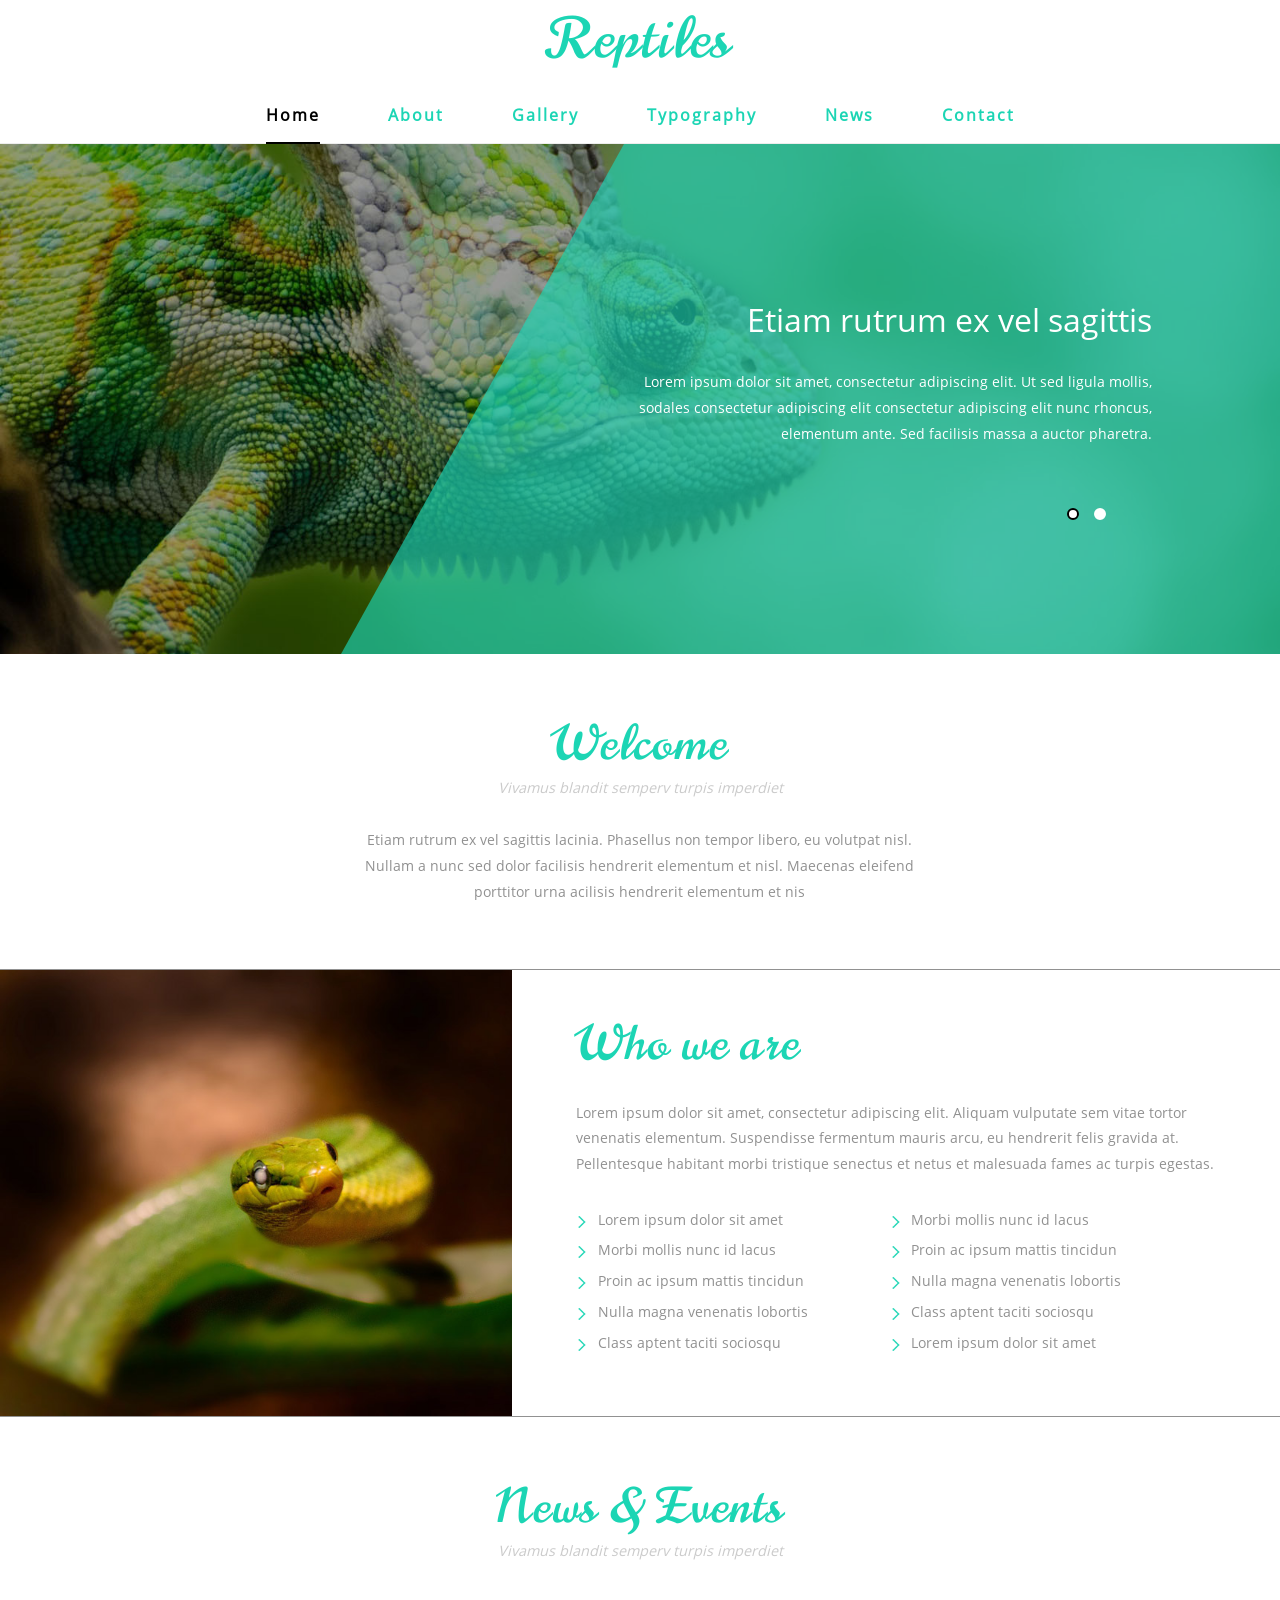
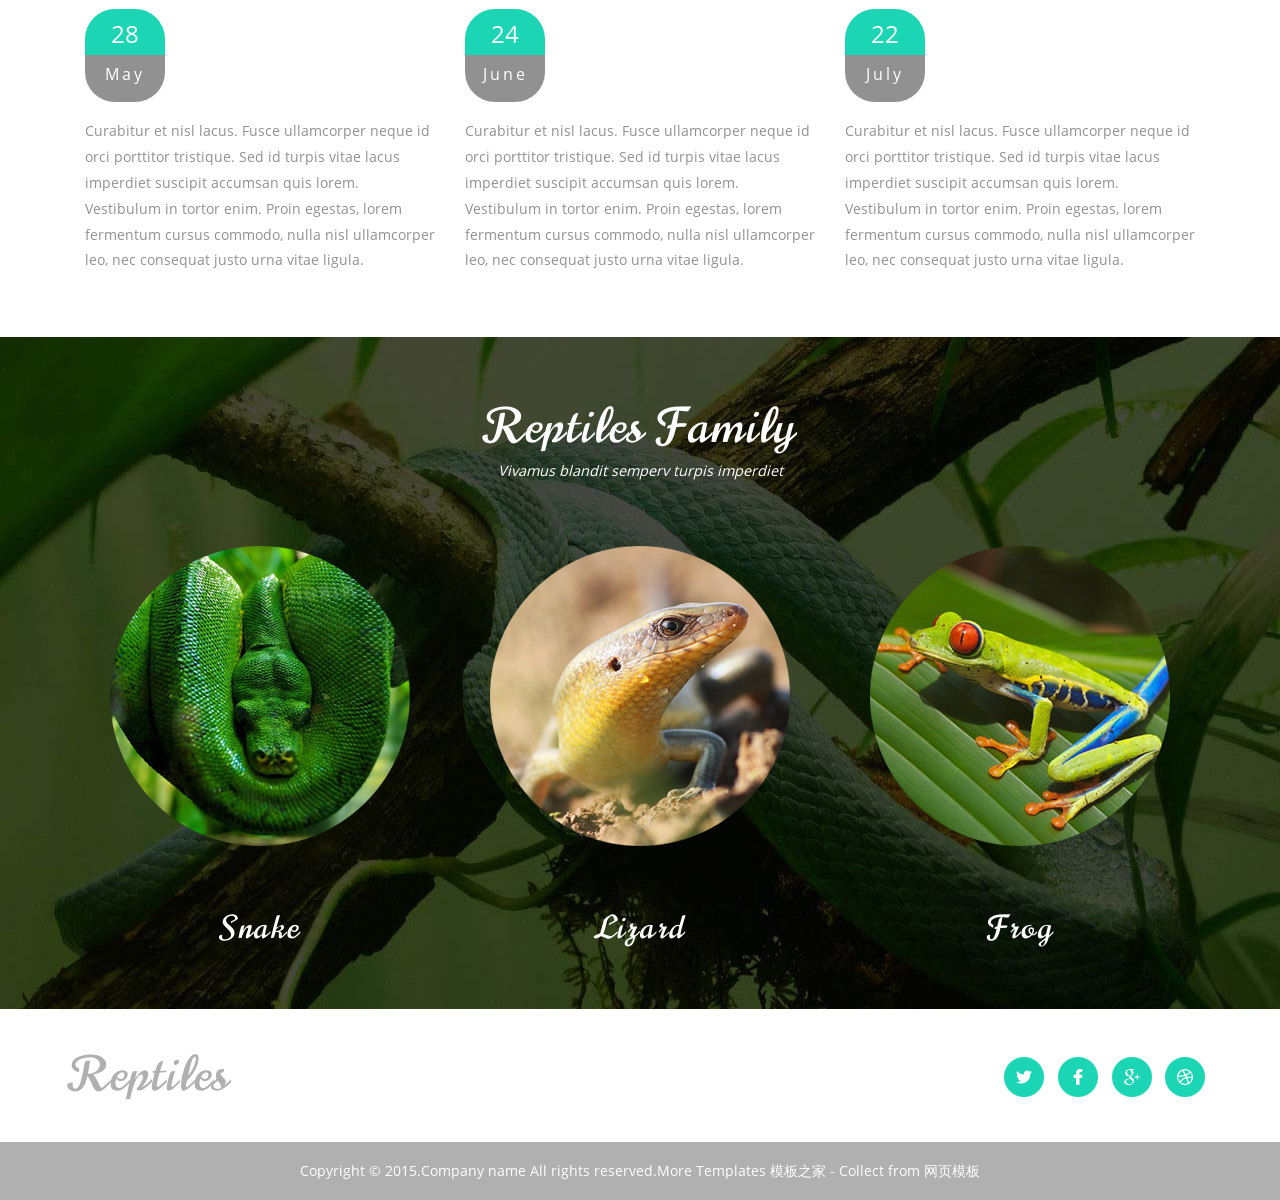
<file: animal/index.html>
<!DOCTYPE html>
<html>
<head>
<title>Home</title>
<meta name="viewport" content="width=device-width, initial-scale=1">
<meta http-equiv="Content-Type" content="text/html; charset=utf-8" />
<meta name="keywords" content="reptiles Responsive web template, Bootstrap Web Templates, Flat Web Templates, Andriod Compatible web template, 
Smartphone Compatible web template, free webdesigns for Nokia, Samsung, LG, SonyErricsson, Motorola web design" />
<script type="application/x-javascript"> addEventListener("load", function() { setTimeout(hideURLbar, 0); }, false); function hideURLbar(){ window.scrollTo(0,1); } </script>
<!-- bootstarp-css -->
<link href="css/bootstrap.css" rel="stylesheet" type="text/css" media="all" />
<!--// bootstarp-css -->
<!-- css -->
<link rel="stylesheet" href="css/style.css" type="text/css" media="all" />
<!--// css -->
<script src="js/jquery-1.11.1.min.js"></script>
</head>
<body>
	<!-- banner -->
	<div class="banner">
		<div class="logo">
			<a href="index.html">Reptiles</a>
		</div>
		<div class="top-nav">
			<span class="menu">MENU</span>
			<ul class="nav1">
				<li><a href="index.html" class="active">Home</a></li>
				<li><a href="about.html">About</a></li>
				<li><a href="gallery.html">Gallery</a></li>
				<li><a href="typography.html">Typography</a></li>
				<li><a href="#news" class="scroll">News</a></li>
				<li><a href="contact.html">Contact</a></li>
			</ul>
			<!-- script-for-menu -->
				<script>
					 $( "span.menu" ).click(function() {
					$( "ul.nav1" ).slideToggle( 300, function() {
					// Animation complete.
						});
						});
				</script>
			<!-- /script-for-menu -->
		</div>
		<div class="banner-grid">
					<div class="bx-caption">
						<script src="js/responsiveslides.min.js"></script>
					<script>
						// You can also use "$(window).load(function() {"
						$(function () {
						  // Slideshow 4
						  $("#slider3").responsiveSlides({
							auto: true,
							pager: true,
							nav: false,
							speed: 500,
							namespace: "callbacks",
							before: function () {
							  $('.events').append("<li>before event fired.</li>");
							},
							after: function () {
							  $('.events').append("<li>after event fired.</li>");
							}
						  });
					
						});
					</script>
					<div  id="top" class="callbacks_container">
						<ul class="rslides" id="slider3">
							<li>
								<div class="banner-info">
									<h3>Etiam rutrum ex vel sagittis</h3>
									<p>Lorem ipsum dolor sit amet, consectetur adipiscing elit. Ut sed ligula mollis, sodales consectetur adipiscing elit consectetur adipiscing elit nunc rhoncus, elementum ante. Sed facilisis massa a auctor pharetra.</p>
								</div>
							</li>
							<li>
								<div class="banner-info">
									<h3>Sagittis etiam rutrum ex vel</h3>
									<p>Pharetra lorem ipsum dolor sit amet, consectetur sodales consectetur adipiscing adipiscing elit. Ut sed ligula mollis, elit consectetur adipiscing elit nunc rhoncus, elementum ante. Sed facilisis massa a auctor.</p>
								</div>
							</li>
						</ul>
					</div>
					</div>
		</div>
	</div>
	<!-- //banner -->
    <div class="copyrights">Collect from <a href="http://www.cssmoban.com/" >网页模板</a></div>
	<!-- welcome -->
	<div class="welcome">
		<!-- container -->
		<div class="container">
			<div class="welcome-info">
				<h3>Welcome</h3>
				<p class="caption">Vivamus blandit semperv turpis imperdiet</p>
				<p class="welcome-text">Etiam rutrum ex vel sagittis lacinia. Phasellus non tempor libero, eu volutpat nisl. Nullam a nunc sed dolor facilisis hendrerit elementum et nisl. Maecenas eleifend porttitor urna acilisis hendrerit elementum et nis</p>
			</div>
		</div>
		<!-- //container -->
	</div>
	<!-- //welcome -->
	<!-- offer -->
	<div class="offer">
		<div class="offer-right welcome-right ">
			
		</div>
		<div class="offer-left">
			<h3>Who we are</h3>
			<p>Lorem ipsum dolor sit amet, consectetur adipiscing elit. Aliquam vulputate sem vitae tortor venenatis 
				elementum. Suspendisse fermentum mauris arcu, eu hendrerit felis gravida at. Pellentesque habitant morbi 
				tristique senectus et netus et malesuada fames ac turpis egestas.
			</p>
			<div class="offer-left-list">
				<ul>
					<li><a href="#">Lorem ipsum dolor sit amet</a></li>
					<li><a href="#">Morbi mollis nunc id lacus</a></li>
					<li><a href="#">Proin ac ipsum mattis tincidun</a></li>
					<li><a href="#">Nulla magna venenatis lobortis</a></li>
					<li><a href="#">Class aptent taciti sociosqu</a></li>
				</ul>
			</div>
			<div class="offer-left-list">
				<ul>
					<li><a href="#">Morbi mollis nunc id lacus</a></li>
					<li><a href="#">Proin ac ipsum mattis tincidun</a></li>
					<li><a href="#">Nulla magna venenatis lobortis</a></li>
					<li><a href="#">Class aptent taciti sociosqu</a></li>
					<li><a href="#">Lorem ipsum dolor sit amet</a></li>
				</ul>
			</div>
			<div class="clearfix"> </div>
		</div>
		<div class="clearfix"> </div>
	</div>
	<!-- //offer -->
	<!-- news -->
	<div id="news" class="news">
		<!-- container -->
		<div class="container">
			<div class="news-info">
				<h3>News &amp; Events</h3>
				<p>Vivamus blandit semperv turpis imperdiet</p>
			</div>
			<div class="news-grids">
				<div class="col-md-4 news-grid">
					<div class="date">
						<h5>28</h5>	
						<p>May</p>
					</div>
					<div class="date-bottom">
						<p>Curabitur et nisl lacus. Fusce ullamcorper neque id orci porttitor tristique. Sed id turpis vitae lacus imperdiet suscipit accumsan quis lorem. Vestibulum in tortor enim. Proin egestas, lorem fermentum cursus commodo, nulla nisl ullamcorper leo, nec consequat justo urna vitae ligula.</p>
					</div>
				</div>
				<div class="col-md-4 news-grid">
					<div class="date">
						<h5>24</h5>	
						<p>June</p>
					</div>
					<div class="date-bottom">
						<p>Curabitur et nisl lacus. Fusce ullamcorper neque id orci porttitor tristique. Sed id turpis vitae lacus imperdiet suscipit accumsan quis lorem. Vestibulum in tortor enim. Proin egestas, lorem fermentum cursus commodo, nulla nisl ullamcorper leo, nec consequat justo urna vitae ligula.</p>
					</div>
				</div>
				<div class="col-md-4 news-grid">
					<div class="date">
						<h5>22</h5>	
						<p>July</p>
					</div>
					<div class="date-bottom">
						<p>Curabitur et nisl lacus. Fusce ullamcorper neque id orci porttitor tristique. Sed id turpis vitae lacus imperdiet suscipit accumsan quis lorem. Vestibulum in tortor enim. Proin egestas, lorem fermentum cursus commodo, nulla nisl ullamcorper leo, nec consequat justo urna vitae ligula.</p>
					</div>
				</div>
				<div class="clearfix"> </div>
			</div>
		</div>
		<!-- //container -->
	</div>
	<!-- //news -->
	<!-- family -->
	<div class="family">
		<!-- container -->
		<div class="container">
			<div class="family-info">
				<h3>Reptiles Family</h3>
				<p>Vivamus blandit semperv turpis imperdiet</p>
			</div>
			<div class="family-grids">
				<div class="col-md-4 family-grid">
					<img src="images/f1.png">
					<h4>Snake</h4>
				</div>
				<div class="col-md-4 family-grid">
					<img src="images/f2.png">
					<h4>Lizard</h4>
				</div>
				<div class="col-md-4 family-grid">
					<img src="images/f3.png">
					<h4>Frog</h4>
				</div>
				<div class="clearfix"> </div>
			</div>
		</div>
		<!-- //container -->
	</div>
	<!-- //family -->
	<!-- footer -->
	<div class="footer">
		<!-- container -->
		<div class="container">
			<div class="footer-top">
				<div class="footer-logo">
					<a href="index.html">Reptiles</a>
				</div>
				<div class="footer-icons">
					<ul>
						<li><a href="#" class="facebook"> </a></li>
						<li><a href="#" class="facebook twitter"> </a></li>
						<li><a href="#" class="facebook chrome"> </a></li>
						<li><a href="#" class="facebook dribbble"> </a></li>
					</ul>
				</div>
				<div class="clearfix"> </div>
			</div>
		</div>
		<!-- //container -->
		<div class="footer-bottom">
			<!-- container -->
			<div class="container">
				<p>Copyright &copy; 2015.Company name All rights reserved.More Templates <a href="http://www.cssmoban.com/" target="_blank" title="模板之家">模板之家</a> - Collect from <a href="http://www.cssmoban.com/" title="网页模板" target="_blank">网页模板</a></p>
			</div>
		</div>
	</div>
	<!-- //footer -->
</body>	
</html>
</file>
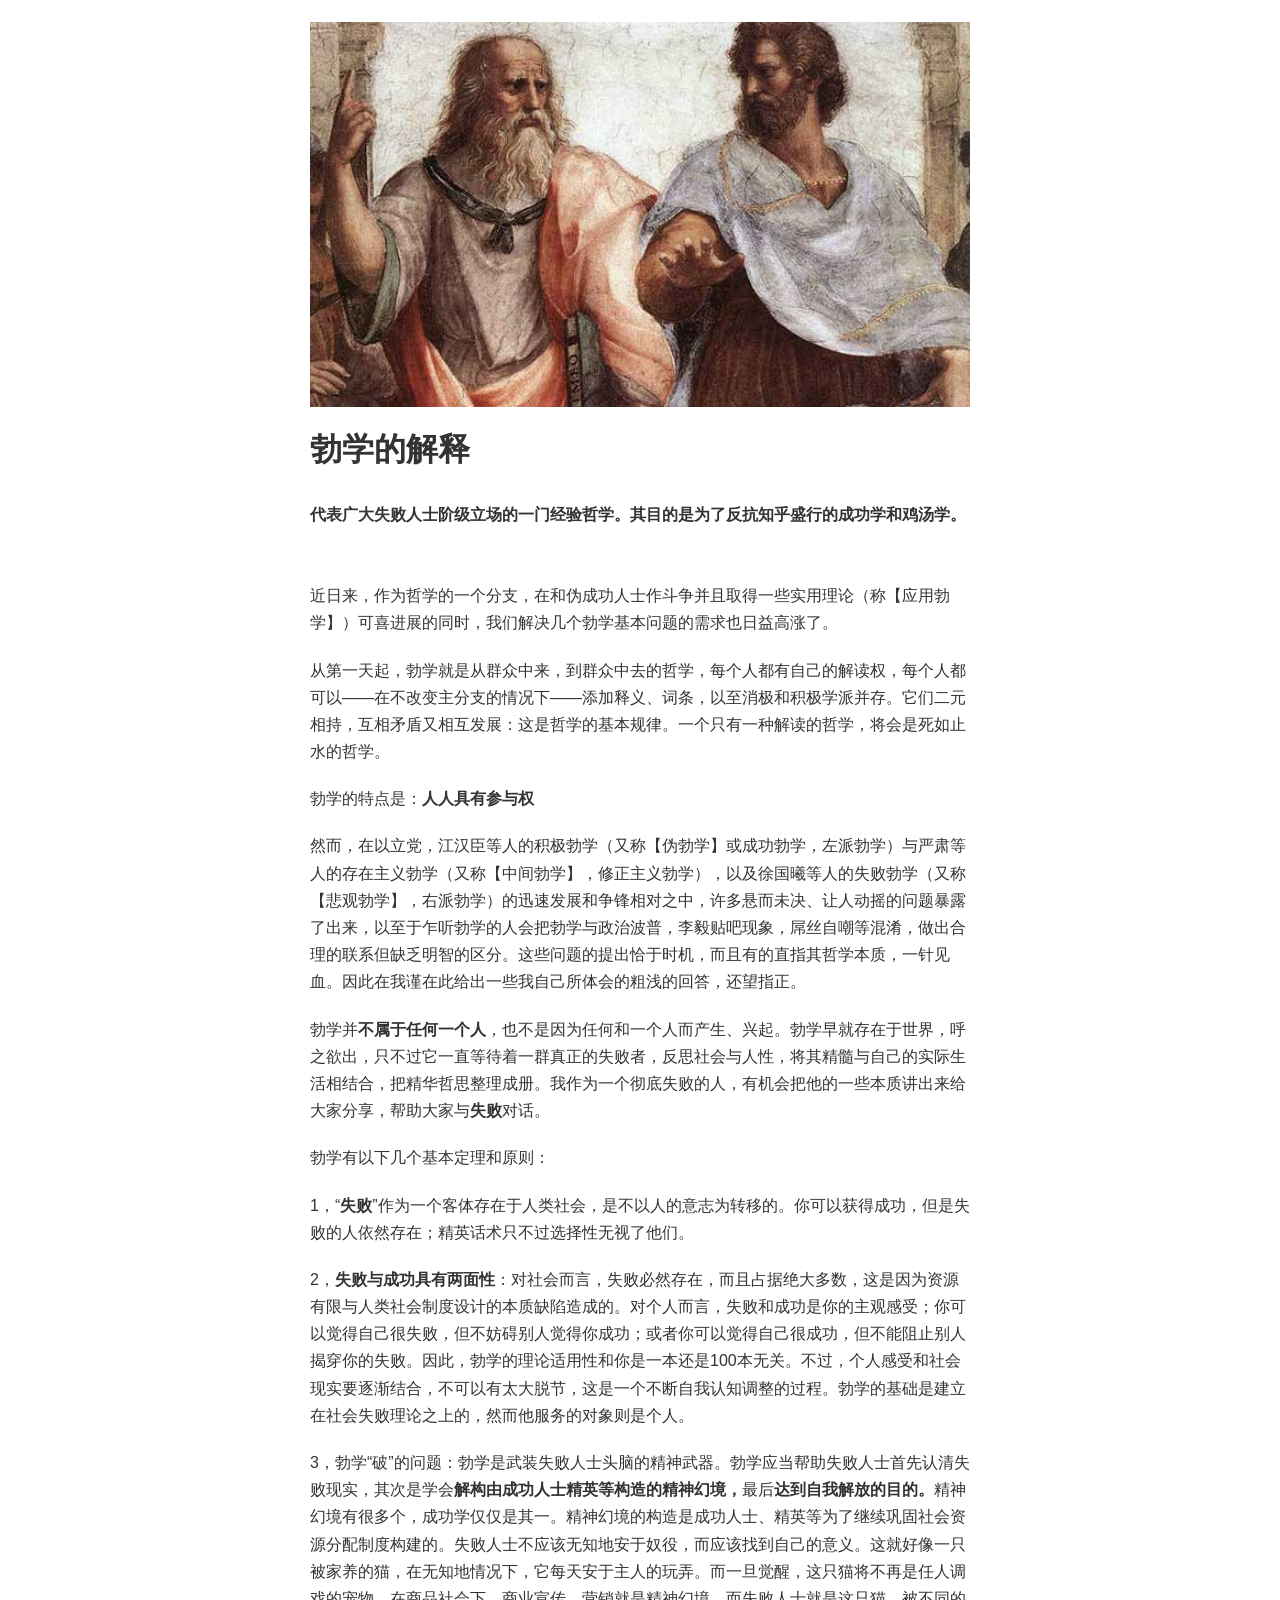
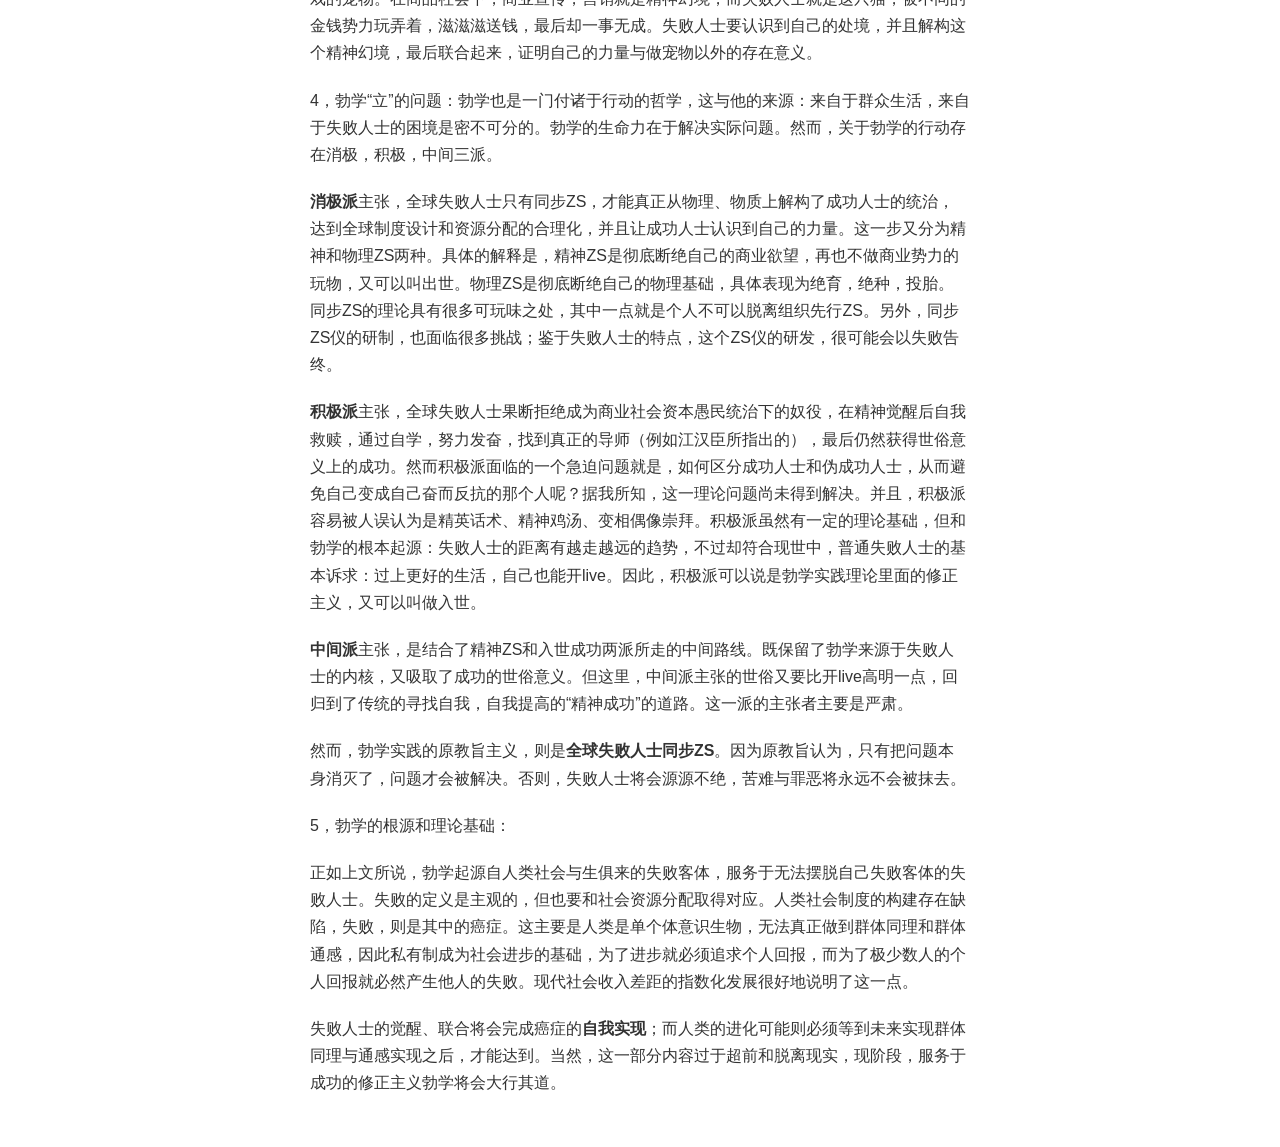
<file: boxue.html>
<!DOCTYPE html>
<!-- saved from url=(0037)https://zhuanlan.zhihu.com/p/25033393 -->
<html lang="zh-CN" class=" no-touch">
<head>
<meta http-equiv="Content-Type" content="text/html; charset=UTF-8">

<meta http-equiv="X-UA-Compatible" content="IE=edge">
<title>勃学的解释_人类永生计划</title>
<meta name="viewport"
	content="width=device-width, initial-scale=1.0, maximum-scale=1.0, user-scalable=0">
<link rel="shortcut icon"
	href="https://www.1153.me/favicon.ico" type="image/x-icon">
<link rel="stylesheet"
	href="./article_files/app.2771e52bff0efd1ae679a7082db57e54.css">
<style></style>
<script>document.documentElement.className += ('ontouchstart' in window) ? ' touch' : ' no-touch'</script>
</head>
<body class="">

	<div id="react-root">
		<div data-reactroot="">
			<!-- react-empty: 2 -->
			<div class="Layout av-cardBackground"
				data-zop-usertoken="{&quot;userToken&quot;:&quot;&quot;}">
				
				<!-- react-empty: 13 -->
				<div></div>
				<div
					class="Layout-main av-card av-paddingBottom av-bodyFont Layout-titleImage--normal"
					data-za-module="PostItem">
					<div class="PostIndex-header av-paddingTop av-card"
						data-zop="{&quot;authorName&quot;:&quot;勃失败&quot;,&quot;itemId&quot;:&quot;25033393&quot;,&quot;title&quot;:&quot;勃学的解释&quot;,&quot;type&quot;:&quot;article&quot;}">
						<div class="TitleImage">
							<img alt="勃学的解释"
								src="./article_files/v2-878178c7ab1e9cd194d643f97642a40d_r.jpg"
								class="TitleImage-imagePure TitleImage-imagePure--fixed"
								height="385px">
						</div>
						<h1 class="PostIndex-title av-paddingSide av-titleFont">勃学的解释</h1>
						
					</div>
					<div class="RichText PostIndex-content av-paddingSide av-card">
						<b>代表广大失败人士阶级立场的一门经验哲学。其目的是为了反抗知乎盛行的成功学和鸡汤学。</b>
						<br><br><br>
						近日来，作为哲学的一个分支，在和伪成功人士作斗争并且取得一些实用理论（称【应用勃学】）可喜进展的同时，我们解决几个勃学基本问题的需求也日益高涨了。
						<p>从第一天起，勃学就是从群众中来，到群众中去的哲学，每个人都有自己的解读权，每个人都可以——在不改变主分支的情况下——添加释义、词条，以至消极和积极学派并存。它们二元相持，互相矛盾又相互发展：这是哲学的基本规律。一个只有一种解读的哲学，将会是死如止水的哲学。</p>
						<p>
							勃学的特点是：<b>人人具有参与权</b>
						</p>
						<p>然而，在以立党，江汉臣等人的积极勃学（又称【伪勃学】或成功勃学，左派勃学）与严肃等人的存在主义勃学（又称【中间勃学】，修正主义勃学），以及徐国曦等人的失败勃学（又称【悲观勃学】，右派勃学）的迅速发展和争锋相对之中，许多悬而未决、让人动摇的问题暴露了出来，以至于乍听勃学的人会把勃学与政治波普，李毅贴吧现象，屌丝自嘲等混淆，做出合理的联系但缺乏明智的区分。这些问题的提出恰于时机，而且有的直指其哲学本质，一针见血。因此在我谨在此给出一些我自己所体会的粗浅的回答，还望指正。</p>
						<p>
							勃学并<b>不属于任何一个人</b>，也不是因为任何和一个人而产生、兴起。勃学早就存在于世界，呼之欲出，只不过它一直等待着一群真正的失败者，反思社会与人性，将其精髓与自己的实际生活相结合，把精华哲思整理成册。我作为一个彻底失败的人，有机会把他的一些本质讲出来给大家分享，帮助大家与<b>失败</b>对话。
						</p>
						<p>勃学有以下几个基本定理和原则：</p>
						<p>
							1，“<b>失败</b>”作为一个客体存在于人类社会，是不以人的意志为转移的。你可以获得成功，但是失败的人依然存在；精英话术只不过选择性无视了他们。
						</p>
						<p>
							2，<b>失败与成功具有两面性</b>：对社会而言，失败必然存在，而且占据绝大多数，这是因为资源有限与人类社会制度设计的本质缺陷造成的。对个人而言，失败和成功是你的主观感受；你可以觉得自己很失败，但不妨碍别人觉得你成功；或者你可以觉得自己很成功，但不能阻止别人揭穿你的失败。因此，勃学的理论适用性和你是一本还是100本无关。不过，个人感受和社会现实要逐渐结合，不可以有太大脱节，这是一个不断自我认知调整的过程。勃学的基础是建立在社会失败理论之上的，然而他服务的对象则是个人。
						</p>
						<p>
							3，勃学“破”的问题：勃学是武装失败人士头脑的精神武器。勃学应当帮助失败人士首先认清失败现实，其次是学会<b>解构由成功人士精英等构造的精神幻境，</b>最后<b>达到自我解放的目的。</b>精神幻境有很多个，成功学仅仅是其一。精神幻境的构造是成功人士、精英等为了继续巩固社会资源分配制度构建的。失败人士不应该无知地安于奴役，而应该找到自己的意义。这就好像一只被家养的猫，在无知地情况下，它每天安于主人的玩弄。而一旦觉醒，这只猫将不再是任人调戏的宠物。在商品社会下，商业宣传，营销就是精神幻境，而失败人士就是这只猫，被不同的金钱势力玩弄着，滋滋滋送钱，最后却一事无成。失败人士要认识到自己的处境，并且解构这个精神幻境，最后联合起来，证明自己的力量与做宠物以外的存在意义。
						</p>
						<br>
						<p>4，勃学“立”的问题：勃学也是一门付诸于行动的哲学，这与他的来源：来自于群众生活，来自于失败人士的困境是密不可分的。勃学的生命力在于解决实际问题。然而，关于勃学的行动存在消极，积极，中间三派。</p>
						<p>
							<b>消极派</b>主张，全球失败人士只有同步ZS，才能真正从物理、物质上解构了成功人士的统治，达到全球制度设计和资源分配的合理化，并且让成功人士认识到自己的力量。这一步又分为精神和物理ZS两种。具体的解释是，精神ZS是彻底断绝自己的商业欲望，再也不做商业势力的玩物，又可以叫出世。物理ZS是彻底断绝自己的物理基础，具体表现为绝育，绝种，投胎。同步ZS的理论具有很多可玩味之处，其中一点就是个人不可以脱离组织先行ZS。另外，同步ZS仪的研制，也面临很多挑战；鉴于失败人士的特点，这个ZS仪的研发，很可能会以失败告终。
						</p>
						<br>
						<p>
							<b>积极派</b>主张，全球失败人士果断拒绝成为商业社会资本愚民统治下的奴役，在精神觉醒后自我救赎，通过自学，努力发奋，找到真正的导师（例如江汉臣所指出的），最后仍然获得世俗意义上的成功。然而积极派面临的一个急迫问题就是，如何区分成功人士和伪成功人士，从而避免自己变成自己奋而反抗的那个人呢？据我所知，这一理论问题尚未得到解决。并且，积极派容易被人误认为是精英话术、精神鸡汤、变相偶像崇拜。积极派虽然有一定的理论基础，但和勃学的根本起源：失败人士的距离有越走越远的趋势，不过却符合现世中，普通失败人士的基本诉求：过上更好的生活，自己也能开live。因此，积极派可以说是勃学实践理论里面的修正主义，又可以叫做入世。
						</p>
						<p>
							<b>中间派</b>主张，是结合了精神ZS和入世成功两派所走的中间路线。既保留了勃学来源于失败人士的内核，又吸取了成功的世俗意义。但这里，中间派主张的世俗又要比开live高明一点，回归到了传统的寻找自我，自我提高的“精神成功”的道路。这一派的主张者主要是严肃。
						</p>
						<p>
							然而，勃学实践的原教旨主义，则是<b>全球失败人士同步ZS</b>。因为原教旨认为，只有把问题本身消灭了，问题才会被解决。否则，失败人士将会源源不绝，苦难与罪恶将永远不会被抹去。
						</p>
						<p>5，勃学的根源和理论基础：</p>
						<p>正如上文所说，勃学起源自人类社会与生俱来的失败客体，服务于无法摆脱自己失败客体的失败人士。失败的定义是主观的，但也要和社会资源分配取得对应。人类社会制度的构建存在缺陷，失败，则是其中的癌症。这主要是人类是单个体意识生物，无法真正做到群体同理和群体通感，因此私有制成为社会进步的基础，为了进步就必须追求个人回报，而为了极少数人的个人回报就必然产生他人的失败。现代社会收入差距的指数化发展很好地说明了这一点。</p>
						<p>
							失败人士的觉醒、联合将会完成癌症的<b>自我实现</b>；而人类的进化可能则必须等到未来实现群体同理与通感实现之后，才能达到。当然，这一部分内容过于超前和脱离现实，现阶段，服务于成功的修正主义勃学将会大行其道。
						</p>
					</div>
					
				</div>
			</div>
			<!-- react-empty: 98 -->
			<!-- react-empty: 99 -->
			<!-- react-empty: 100 -->
		</div>
	</div>
	<textarea id="clientConfig" hidden="">{"debug":false,"apiRoot":"","paySDK":"https://pay.zhihu.com/api/js","wechatConfigAPI":"/api/wechat/jssdkconfig","name":"production","instance":"column","tokens":{"X-XSRF-TOKEN":null,"X-UDID":"\"AJBAgC5ieAqPTgFIX05KW0YYX9OwMkmhSkY=|1472657493\"","Authorization":"oauth c3cef7c66a1843f8b3a9e6a1e3160e20"}}</textarea>
	<textarea id="preloadedState" hidden="">{"database":{"Post":{"25033393":{"contributes":[],"title":"勃学的解释","author":"tanchaobo2","content":"近日来，作为哲学的一个分支，在和伪成功人士作斗争并且取得一些实用理论（称【应用勃学】）可喜进展的同时，我们解决几个勃学基本问题的需求也日益高涨了。&lt;p&gt;从第一天起，勃学就是从群众中来，到群众中去的哲学，每个人都有自己的解读权，每个人都可以——在不改变主分支的情况下——添加释义、词条，以至消极和积极学派并存。它们二元相持，互相矛盾又相互发展：这是哲学的基本规律。一个只有一种解读的哲学，将会是死如止水的哲学。&lt;/p&gt;&lt;p&gt;勃学的特点是：&lt;b&gt;人人具有参与权&lt;/b&gt;&lt;/p&gt;&lt;p&gt;然而，在以立党，江汉臣等人的积极勃学（又称【伪勃学】或成功勃学，左派勃学）与严肃等人的存在主义勃学（又称【中间勃学】，修正主义勃学），以及徐国曦等人的失败勃学（又称【悲观勃学】，右派勃学）的迅速发展和争锋相对之中，许多悬而未决、让人动摇的问题暴露了出来，以至于乍听勃学的人会把勃学与政治波普，李毅贴吧现象，屌丝自嘲等混淆，做出合理的联系但缺乏明智的区分。这些问题的提出恰于时机，而且有的直指其哲学本质，一针见血。因此在我谨在此给出一些我自己所体会的粗浅的回答，还望指正。&lt;/p&gt;&lt;p&gt;勃学并&lt;b&gt;不属于任何一个人&lt;/b&gt;，也不是因为任何和一个人而产生、兴起。勃学早就存在于世界，呼之欲出，只不过它一直等待着一群真正的失败者，反思社会与人性，将其精髓与自己的实际生活相结合，把精华哲思整理成册。我作为一个彻底失败的人，有机会把他的一些本质讲出来给大家分享，帮助大家与&lt;b&gt;失败&lt;/b&gt;对话。&lt;/p&gt;&lt;p&gt;勃学有以下几个基本定理和原则：&lt;/p&gt;&lt;p&gt;1，“&lt;b&gt;失败&lt;/b&gt;”作为一个客体存在于人类社会，是不以人的意志为转移的。你可以获得成功，但是失败的人依然存在；精英话术只不过选择性无视了他们。&lt;/p&gt;&lt;p&gt;2，&lt;b&gt;失败与成功具有两面性&lt;/b&gt;：对社会而言，失败必然存在，而且占据绝大多数，这是因为资源有限与人类社会制度设计的本质缺陷造成的。对个人而言，失败和成功是你的主观感受；你可以觉得自己很失败，但不妨碍别人觉得你成功；或者你可以觉得自己很成功，但不能阻止别人揭穿你的失败。因此，勃学的理论适用性和你是一本还是100本无关。不过，个人感受和社会现实要逐渐结合，不可以有太大脱节，这是一个不断自我认知调整的过程。勃学的基础是建立在社会失败理论之上的，然而他服务的对象则是个人。&lt;/p&gt;&lt;p&gt;3，勃学“破”的问题：勃学是武装失败人士头脑的精神武器。勃学应当帮助失败人士首先认清失败现实，其次是学会&lt;b&gt;解构由成功人士精英等构造的精神幻境，&lt;/b&gt;最后&lt;b&gt;达到自我解放的目的。&lt;/b&gt;精神幻境有很多个，成功学仅仅是其一。精神幻境的构造是成功人士、精英等为了继续巩固社会资源分配制度构建的。失败人士不应该无知地安于奴役，而应该找到自己的意义。这就好像一只被家养的猫，在无知地情况下，它每天安于主人的玩弄。而一旦觉醒，这只猫将不再是任人调戏的宠物。在商品社会下，商业宣传，营销就是精神幻境，而失败人士就是这只猫，被不同的金钱势力玩弄着，滋滋滋送钱，最后却一事无成。失败人士要认识到自己的处境，并且解构这个精神幻境，最后联合起来，证明自己的力量与做宠物以外的存在意义。&lt;/p&gt;&lt;br&gt;&lt;p&gt;4，勃学“立”的问题：勃学也是一门付诸于行动的哲学，这与他的来源：来自于群众生活，来自于失败人士的困境是密不可分的。勃学的生命力在于解决实际问题。然而，关于勃学的行动存在消极，积极，中间三派。&lt;/p&gt;&lt;p&gt;&lt;b&gt;消极派&lt;/b&gt;主张，全球失败人士只有同步ZS，才能真正从物理、物质上解构了成功人士的统治，达到全球制度设计和资源分配的合理化，并且让成功人士认识到自己的力量。这一步又分为精神和物理ZS两种。具体的解释是，精神ZS是彻底断绝自己的商业欲望，再也不做商业势力的玩物，又可以叫出世。物理ZS是彻底断绝自己的物理基础，具体表现为绝育，绝种，投胎。同步ZS的理论具有很多可玩味之处，其中一点就是个人不可以脱离组织先行ZS。另外，同步ZS仪的研制，也面临很多挑战；鉴于失败人士的特点，这个ZS仪的研发，很可能会以失败告终。&lt;/p&gt;&lt;br&gt;&lt;p&gt;&lt;b&gt;积极派&lt;/b&gt;主张，全球失败人士果断拒绝成为商业社会资本愚民统治下的奴役，在精神觉醒后自我救赎，通过自学，努力发奋，找到真正的导师（例如江汉臣所指出的），最后仍然获得世俗意义上的成功。然而积极派面临的一个急迫问题就是，如何区分成功人士和伪成功人士，从而避免自己变成自己奋而反抗的那个人呢？据我所知，这一理论问题尚未得到解决。并且，积极派容易被人误认为是精英话术、精神鸡汤、变相偶像崇拜。积极派虽然有一定的理论基础，但和勃学的根本起源：失败人士的距离有越走越远的趋势，不过却符合现世中，普通失败人士的基本诉求：过上更好的生活，自己也能开live。因此，积极派可以说是勃学实践理论里面的修正主义，又可以叫做入世。&lt;/p&gt;&lt;p&gt;&lt;b&gt;中间派&lt;/b&gt;主张，是结合了精神ZS和入世成功两派所走的中间路线。既保留了勃学来源于失败人士的内核，又吸取了成功的世俗意义。但这里，中间派主张的世俗又要比开live高明一点，回归到了传统的寻找自我，自我提高的“精神成功”的道路。这一派的主张者主要是严肃。&lt;/p&gt;&lt;p&gt;然而，勃学实践的原教旨主义，则是&lt;b&gt;全球失败人士同步ZS&lt;/b&gt;。因为原教旨认为，只有把问题本身消灭了，问题才会被解决。否则，失败人士将会源源不绝，苦难与罪恶将永远不会被抹去。&lt;/p&gt;&lt;p&gt;5，勃学的根源和理论基础：&lt;/p&gt;&lt;p&gt;正如上文所说，勃学起源自人类社会与生俱来的失败客体，服务于无法摆脱自己失败客体的失败人士。失败的定义是主观的，但也要和社会资源分配取得对应。人类社会制度的构建存在缺陷，失败，则是其中的癌症。这主要是人类是单个体意识生物，无法真正做到群体同理和群体通感，因此私有制成为社会进步的基础，为了进步就必须追求个人回报，而为了极少数人的个人回报就必然产生他人的失败。现代社会收入差距的指数化发展很好地说明了这一点。&lt;/p&gt;&lt;p&gt;失败人士的觉醒、联合将会完成癌症的&lt;b&gt;自我实现&lt;/b&gt;；而人类的进化可能则必须等到未来实现群体同理与通感实现之后，才能达到。当然，这一部分内容过于超前和脱离现实，现阶段，服务于成功的修正主义勃学将会大行其道。&lt;/p&gt;&lt;br&gt;&lt;p&gt;</textarea>


	<script src="./article_files/common.1d34109705712a507143.js"></script>
	<script src="./article_files/app.d0ae6b57a0a1645240a6.js"></script>
	<script src="./article_files/raven.dfbae95787f55c0839ff.js" async=""
		defer=""></script>


	<div>
		<div data-reactroot="">
			<div class="Editable-languageSuggestions"
				style="left: -1179px; top: -999px;">
				<div>
					<div class="Popover">
						<div class="Editable-languageSuggestionsInput Input-wrapper">
							<input value="" autocomplete="off" role="combobox"
								aria-expanded="false" aria-autocomplete="list"
								aria-activedescendant="AutoComplet-67021-80595-0"
								id="Popover-67021-23230-toggle" aria-haspopup="true"
								aria-owns="Popover-67021-23230-content" class="Input"
								placeholder="选择语言">
							<div class="Input-after">
								<svg viewBox="0 0 8 13" class="Icon Icon--select" width="15"
									height="15" aria-hidden="true"
									style="fill: rgb(175, 189, 207); height: 15px; width: 15px;">
									<title></title><g>
									<path
										d="M4 11.183L1.284 8.218c-.293-.29-.77-.29-1.064 0-.293.29-.293.76 0 1.052l3.25 3.512c.292.29.768.29 1.062 0L7.78 9.27c.293-.29.293-.76 0-1.052-.295-.29-.77-.29-1.064 0L4 11.182zM4 1.818L1.284 4.782c-.293.29-.77.29-1.064 0-.293-.29-.293-.76 0-1.052L3.47.218c.292-.29.768-.29 1.062 0L7.78 3.73c.293.29.293.76 0 1.052-.295.29-.77.29-1.064 0L4 1.82z"></path></g></svg>
							</div>
						</div>
						<!-- react-empty: 11 -->
					</div>
				</div>
			</div>
		</div>
	</div>
</body>
<script>
(function(){
    var bp = document.createElement('script');
    var curProtocol = window.location.protocol.split(':')[0];
    if (curProtocol === 'https'){
   bp.src = 'https://zz.bdstatic.com/linksubmit/push.js';
  }
  else{
  bp.src = 'http://push.zhanzhang.baidu.com/push.js';
  }
    var s = document.getElementsByTagName("script")[0];
    s.parentNode.insertBefore(bp, s);
})();
</script>
</html>
</file>
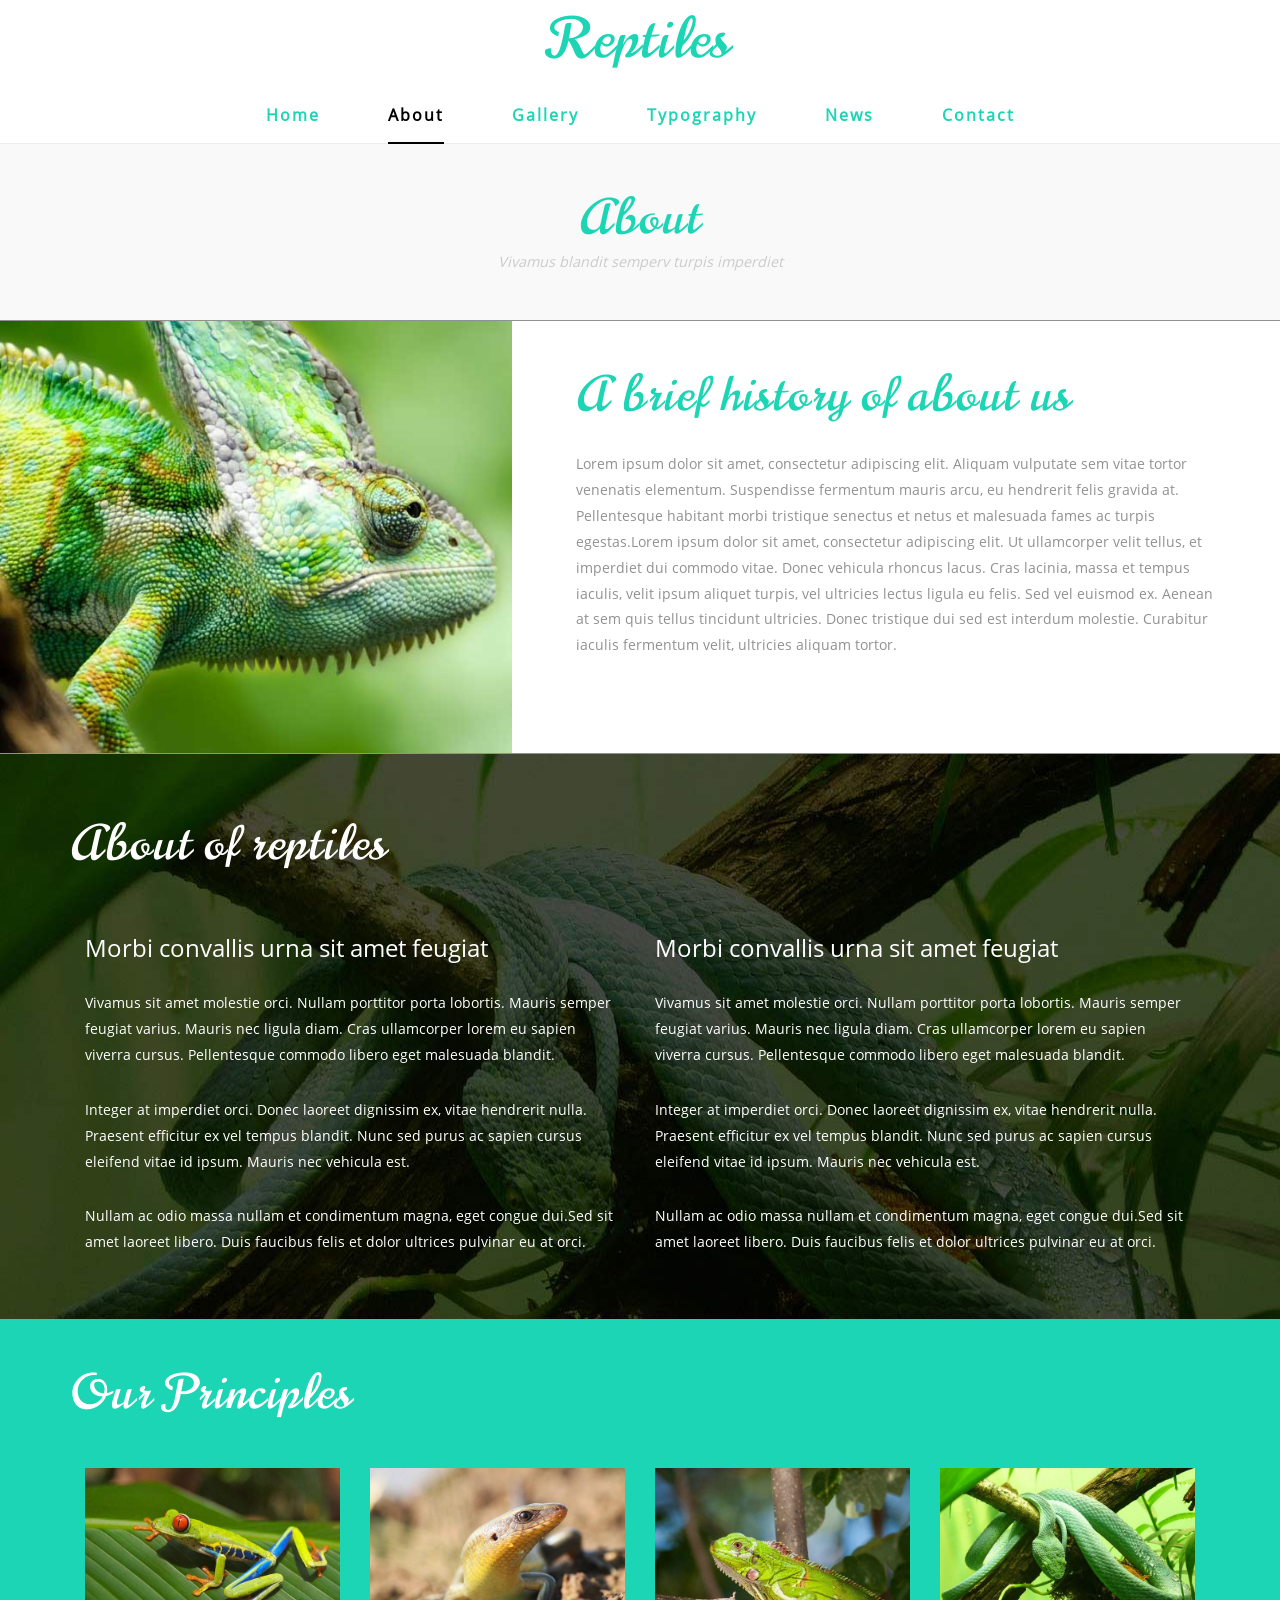
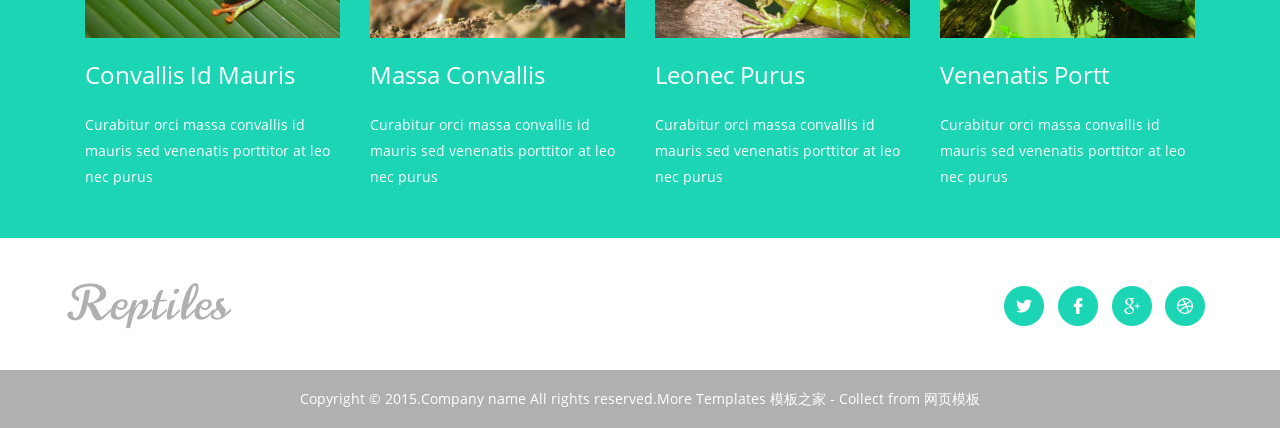
<file: animal/about.html>
<!DOCTYPE html>
<html>
<head>
<title>About</title>
<meta name="viewport" content="width=device-width, initial-scale=1">
<meta http-equiv="Content-Type" content="text/html; charset=utf-8" />
<meta name="keywords" content="reptiles Responsive web template, Bootstrap Web Templates, Flat Web Templates, Andriod Compatible web template, 
Smartphone Compatible web template, free webdesigns for Nokia, Samsung, LG, SonyErricsson, Motorola web design" />
<script type="application/x-javascript"> addEventListener("load", function() { setTimeout(hideURLbar, 0); }, false); function hideURLbar(){ window.scrollTo(0,1); } </script>
<!-- bootstarp-css -->
<link href="css/bootstrap.css" rel="stylesheet" type="text/css" media="all" />
<!--// bootstarp-css -->
<!-- css -->
<link rel="stylesheet" href="css/style.css" type="text/css" media="all" />
<!--// css -->
<script src="js/jquery-1.11.1.min.js"></script>
</head>
<body>
	<!-- banner -->
	<div class="banner top-banner">
		<div class="logo">
			<a href="index.html">Reptiles</a>
		</div>
		<div class="top-nav">
			<span class="menu">MENU</span>
			<ul class="nav1">
				<li><a href="index.html">Home</a></li>
				<li><a href="about.html" class="active">About</a></li>
				<li><a href="gallery.html">Gallery</a></li>
				<li><a href="typography.html">Typography</a></li>
				<li><a href="index.html">News</a></li>
				<li><a href="contact.html">Contact</a></li>
			</ul>
			<!-- script-for-menu -->
				<script>
					 $( "span.menu" ).click(function() {
					$( "ul.nav1" ).slideToggle( 300, function() {
					// Animation complete.
						});
						});
				</script>
			<!-- /script-for-menu -->
		</div>
	</div>
	<!-- //banner -->
	<!-- about -->
	<div class="about-top">
		<div class="about-info">
				<h3>About</h3>
				<p class="caption">Vivamus blandit semperv turpis imperdiet</p>
			</div>
		<div class="welcome offer about">
			<div class="about-right welcome-right ">
				
			</div>
			<div class="welcome-left offer-left about-left">
				<h3>A brief history of about us</h3>
				<p>Lorem ipsum dolor sit amet, consectetur adipiscing elit. Aliquam vulputate sem vitae tortor venenatis 
					elementum. Suspendisse fermentum mauris arcu, eu hendrerit felis gravida at. Pellentesque habitant morbi 
					tristique senectus et netus et malesuada fames ac turpis egestas.Lorem ipsum dolor sit amet, consectetur 
					adipiscing elit. Ut ullamcorper velit tellus, et imperdiet dui commodo vitae. Donec vehicula rhoncus lacus. 
					Cras lacinia, massa et tempus iaculis, velit ipsum aliquet turpis, vel ultricies lectus ligula eu felis. 
					Sed vel euismod ex. Aenean at sem quis tellus tincidunt ultricies. Donec tristique dui sed est interdum 
					molestie. Curabitur iaculis fermentum velit, ultricies aliquam tortor. 
				</p>
			</div>
			<div class="clearfix"> </div>
		</div>
	</div>
	<!-- //about -->
	<!-- about-bottom -->
	<div class="about-bottom">
		<!-- container -->
		<div class="container">
			<h3>About of reptiles</h3>
			<div class="about-bottom-grids">
				<div class="col-md-6 about-bottom-left">
					<h4>Morbi convallis urna sit amet feugiat</h4>
					<p>Vivamus sit amet molestie orci. Nullam porttitor porta lobortis. Mauris semper feugiat varius. Mauris nec ligula 
						diam. Cras ullamcorper lorem eu sapien viverra cursus. Pellentesque commodo libero eget malesuada blandit. 
						<span>Integer at imperdiet orci. Donec laoreet dignissim ex, vitae hendrerit nulla. Praesent efficitur ex vel tempus 
						blandit. Nunc sed purus ac sapien cursus eleifend vitae id ipsum. Mauris nec vehicula est. </span>
						Nullam ac odio massa nullam et condimentum magna, eget congue dui.Sed sit amet laoreet libero. Duis faucibus 
						felis et dolor ultrices pulvinar eu at orci.
					</p>
				</div>
				<div class="col-md-6 about-bottom-left about-bottom-right">
					<h4>Morbi convallis urna sit amet feugiat</h4>
					<p>Vivamus sit amet molestie orci. Nullam porttitor porta lobortis. Mauris semper feugiat varius. Mauris nec ligula 
						diam. Cras ullamcorper lorem eu sapien viverra cursus. Pellentesque commodo libero eget malesuada blandit. 
						<span>Integer at imperdiet orci. Donec laoreet dignissim ex, vitae hendrerit nulla. Praesent efficitur ex vel tempus 
						blandit. Nunc sed purus ac sapien cursus eleifend vitae id ipsum. Mauris nec vehicula est. </span>
						Nullam ac odio massa nullam et condimentum magna, eget congue dui.Sed sit amet laoreet libero. Duis faucibus 
						felis et dolor ultrices pulvinar eu at orci.
					</p>
				</div>
				<div class="clearfix"> </div>
			</div>
		</div>
		<!-- //container -->
	</div>
	<!-- //about-bottom -->
	<!-- about-team -->
	<div class="about-team">
			<!-- container -->
			<div class="container">
				<h4>Our Principles</h4>
				<div class="team-grids">
					<div class="col-md-3 team-grid">
						<img src="images/g2.jpg" alt="">
						<h6>convallis id mauris</h6>
						<p> Curabitur orci massa convallis id mauris sed venenatis porttitor at leo nec purus</p>
					</div>
					<div class="col-md-3 team-grid">
						<img src="images/g3.jpg" alt="">
						<h6>massa convallis</h6>
						<p> Curabitur orci massa convallis id mauris sed venenatis porttitor at leo nec purus</p>
					</div>
					<div class="col-md-3 team-grid">
						<img src="images/g4.jpg" alt="">
						<h6>leonec purus</h6>
						<p> Curabitur orci massa convallis id mauris sed venenatis porttitor at leo nec purus</p>
					</div>
					<div class="col-md-3 team-grid">
						<img src="images/g5.jpg" alt="">
						<h6>venenatis portt</h6>
						<p> Curabitur orci massa convallis id mauris sed venenatis porttitor at leo nec purus</p>
					</div>
					<div class="clearfix"> </div>
				</div>
			</div>
			<!-- //container -->
	</div>
	<!-- //about-team -->
	<!-- footer -->
	<div class="footer">
		<!-- container -->
		<div class="container">
			<div class="footer-top">
				<div class="footer-logo">
					<a href="index.html">Reptiles</a>
				</div>
				<div class="footer-icons">
					<ul>
						<li><a href="#" class="facebook"> </a></li>
						<li><a href="#" class="facebook twitter"> </a></li>
						<li><a href="#" class="facebook chrome"> </a></li>
						<li><a href="#" class="facebook dribbble"> </a></li>
					</ul>
				</div>
				<div class="clearfix"> </div>
			</div>
		</div>
		<!-- //container -->
		<div class="footer-bottom">
			<!-- container -->
			<div class="container">
				<p>Copyright &copy; 2015.Company name All rights reserved.More Templates <a href="http://www.cssmoban.com/" target="_blank" title="模板之家">模板之家</a> - Collect from <a href="http://www.cssmoban.com/" title="网页模板" target="_blank">网页模板</a></p>
			</div>
		</div>
	</div>
	<!-- //footer -->
</body>	
</html>
</file>
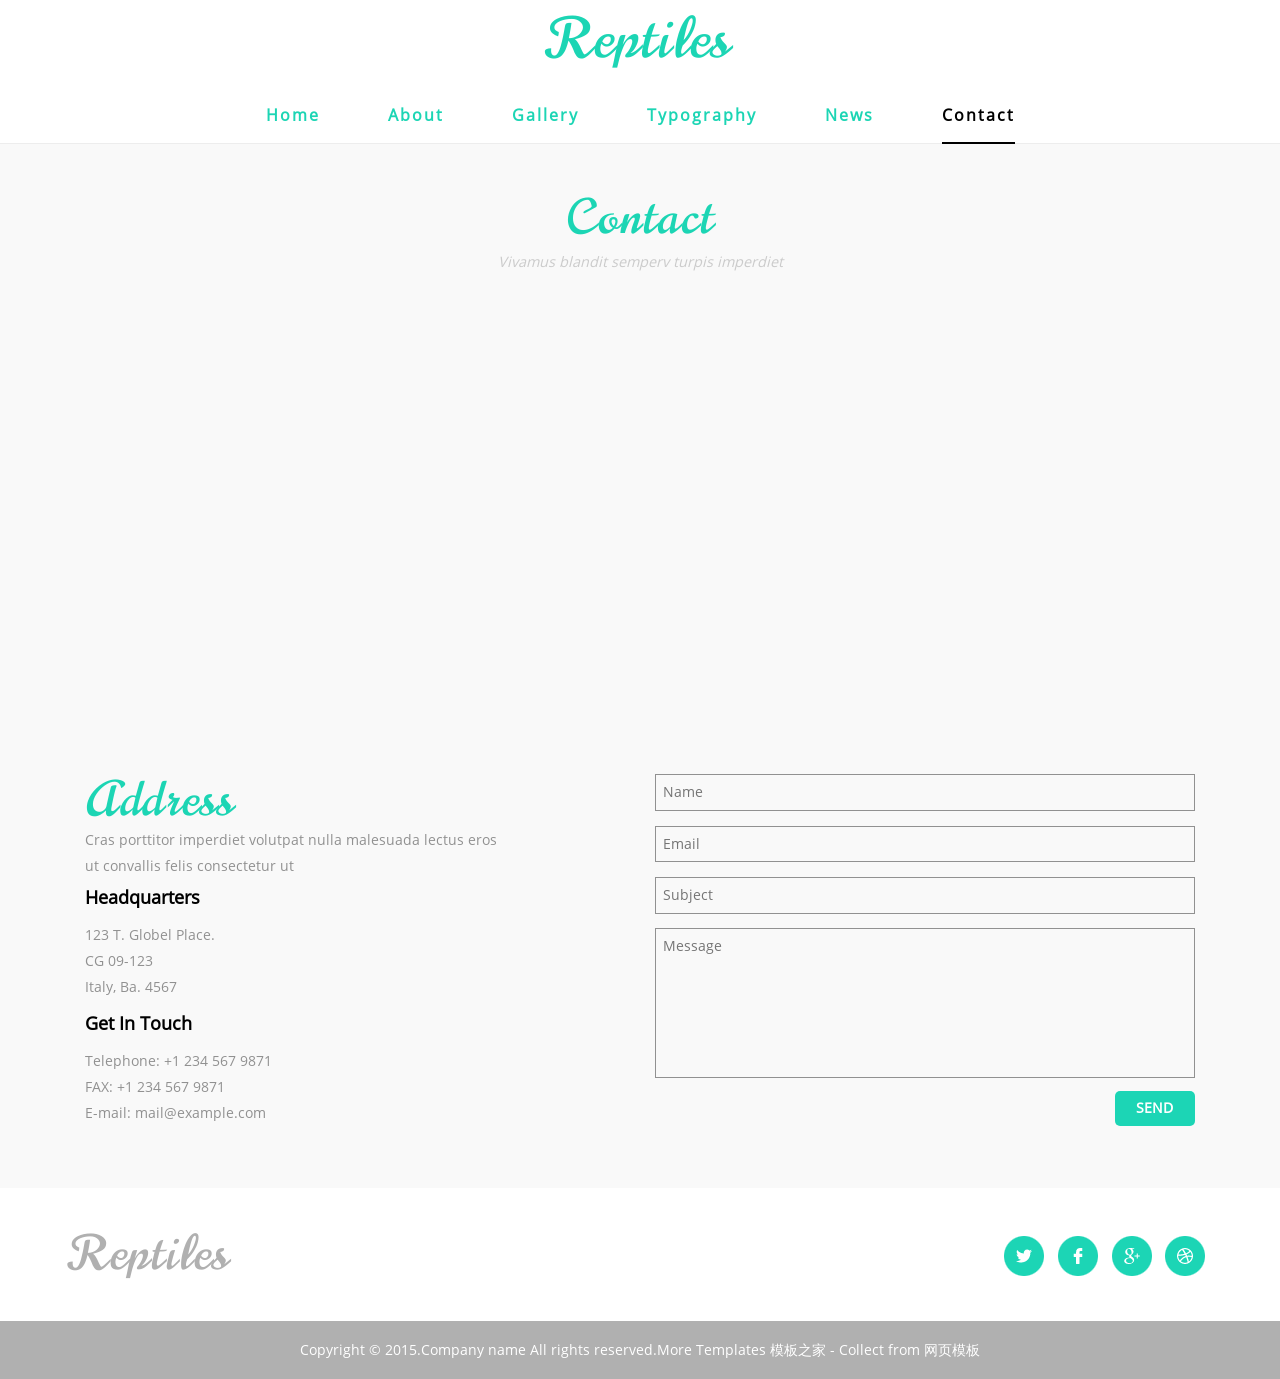
<file: animal/contact.html>
<!DOCTYPE html>
<html>
<head>
<title>Contact</title>
<meta name="viewport" content="width=device-width, initial-scale=1">
<meta http-equiv="Content-Type" content="text/html; charset=utf-8" />
<meta name="keywords" content="reptiles Responsive web template, Bootstrap Web Templates, Flat Web Templates, Andriod Compatible web template, 
Smartphone Compatible web template, free webdesigns for Nokia, Samsung, LG, SonyErricsson, Motorola web design" />
<script type="application/x-javascript"> addEventListener("load", function() { setTimeout(hideURLbar, 0); }, false); function hideURLbar(){ window.scrollTo(0,1); } </script>
<!-- bootstarp-css -->
<link href="css/bootstrap.css" rel="stylesheet" type="text/css" media="all" />
<!--// bootstarp-css -->
<!-- css -->
<link rel="stylesheet" href="css/style.css" type="text/css" media="all" />
<!--// css -->
<script src="js/jquery-1.11.1.min.js"></script>
</head>
<body>
	<!-- banner -->
	<div class="banner top-banner">
		<div class="logo">
			<a href="index.html">Reptiles</a>
		</div>
		<div class="top-nav">
			<span class="menu">MENU</span>
			<ul class="nav1">
				<li><a href="index.html">Home</a></li>
				<li><a href="about.html">About</a></li>
				<li><a href="gallery.html">Gallery</a></li>
				<li><a href="typography.html">Typography</a></li>
				<li><a href="index.html">News</a></li>
				<li><a href="contact.html" class="active">Contact</a></li>
			</ul>
			<!-- script-for-menu -->
				<script>
					 $( "span.menu" ).click(function() {
					$( "ul.nav1" ).slideToggle( 300, function() {
					// Animation complete.
						});
						});
				</script>
			<!-- /script-for-menu -->
		</div>
	</div>
	<!-- //banner -->
	<!-- contact -->
	<div class="contact-top">
		<!-- container -->
		<div class="container">
			<div class="contact-info">
				<h3>Contact</h3>
				<p class="caption">Vivamus blandit semperv turpis imperdiet</p>
			</div>
			<div class="map footer-middle">
				<iframe src="https://www.google.com/maps/embed?pb=!1m14!1m12!1m3!1d158858.18237072596!2d-0.10159865000003898!3d51.52864165000001!2m3!1f0!2f0!3f0!3m2!1i1024!2i768!4f13.1!5e0!3m2!1sen!2sin!4v1436514341845" frameborder="0" style="border:0" allowfullscreen></iframe>
			</div>
			<div class="mail-grids">
				<div class="col-md-6 mail-grid-left wow fadeInLeft animated" data-wow-delay="0.4s" style="visibility: visible; -webkit-animation-delay: 0.4s;">
					<h3>Address</h3>
					<h5>Cras porttitor imperdiet volutpat nulla malesuada lectus eros <span>ut convallis felis consectetur ut </span></h5>
					<h4>Headquarters</h4>
					<p>123 T. Globel Place.
						<span>CG 09-123</span>
						Italy, Ba. 4567
					</p>
					<h4>Get In Touch</h4>
					<p>Telephone: +1 234 567 9871
						<span>FAX: +1 234 567 9871</span>
						E-mail: <a href="mailto:info@example.com">mail@example.com</a>
					</p>
				</div>
				<div class="col-md-6 contact-form">
					<form>
						<input type="text" placeholder="Name" required="">
						<input type="text" placeholder="Email" required="">
						<input type="text" placeholder="Subject" required="">
						<textarea placeholder="Message" required=""></textarea>
						<input type="submit" value="SEND">
					</form>
				</div>
				<div class="clearfix"> </div>
			</div>
		</div>
		<!-- //container -->
	</div>
	<!-- //contact -->
	<!-- footer -->
	<div class="footer">
		<!-- container -->
		<div class="container">
			<div class="footer-top">
				<div class="footer-logo">
					<a href="index.html">Reptiles</a>
				</div>
				<div class="footer-icons">
					<ul>
						<li><a href="#" class="facebook"> </a></li>
						<li><a href="#" class="facebook twitter"> </a></li>
						<li><a href="#" class="facebook chrome"> </a></li>
						<li><a href="#" class="facebook dribbble"> </a></li>
					</ul>
				</div>
				<div class="clearfix"> </div>
			</div>
		</div>
		<!-- //container -->
		<div class="footer-bottom">
			<!-- container -->
			<div class="container">
				<p>Copyright &copy; 2015.Company name All rights reserved.More Templates <a href="http://www.cssmoban.com/" target="_blank" title="模板之家">模板之家</a> - Collect from <a href="http://www.cssmoban.com/" title="网页模板" target="_blank">网页模板</a></p>
			</div>
		</div>
	</div>
	<!-- //footer -->
</body>	
</html>
</file>
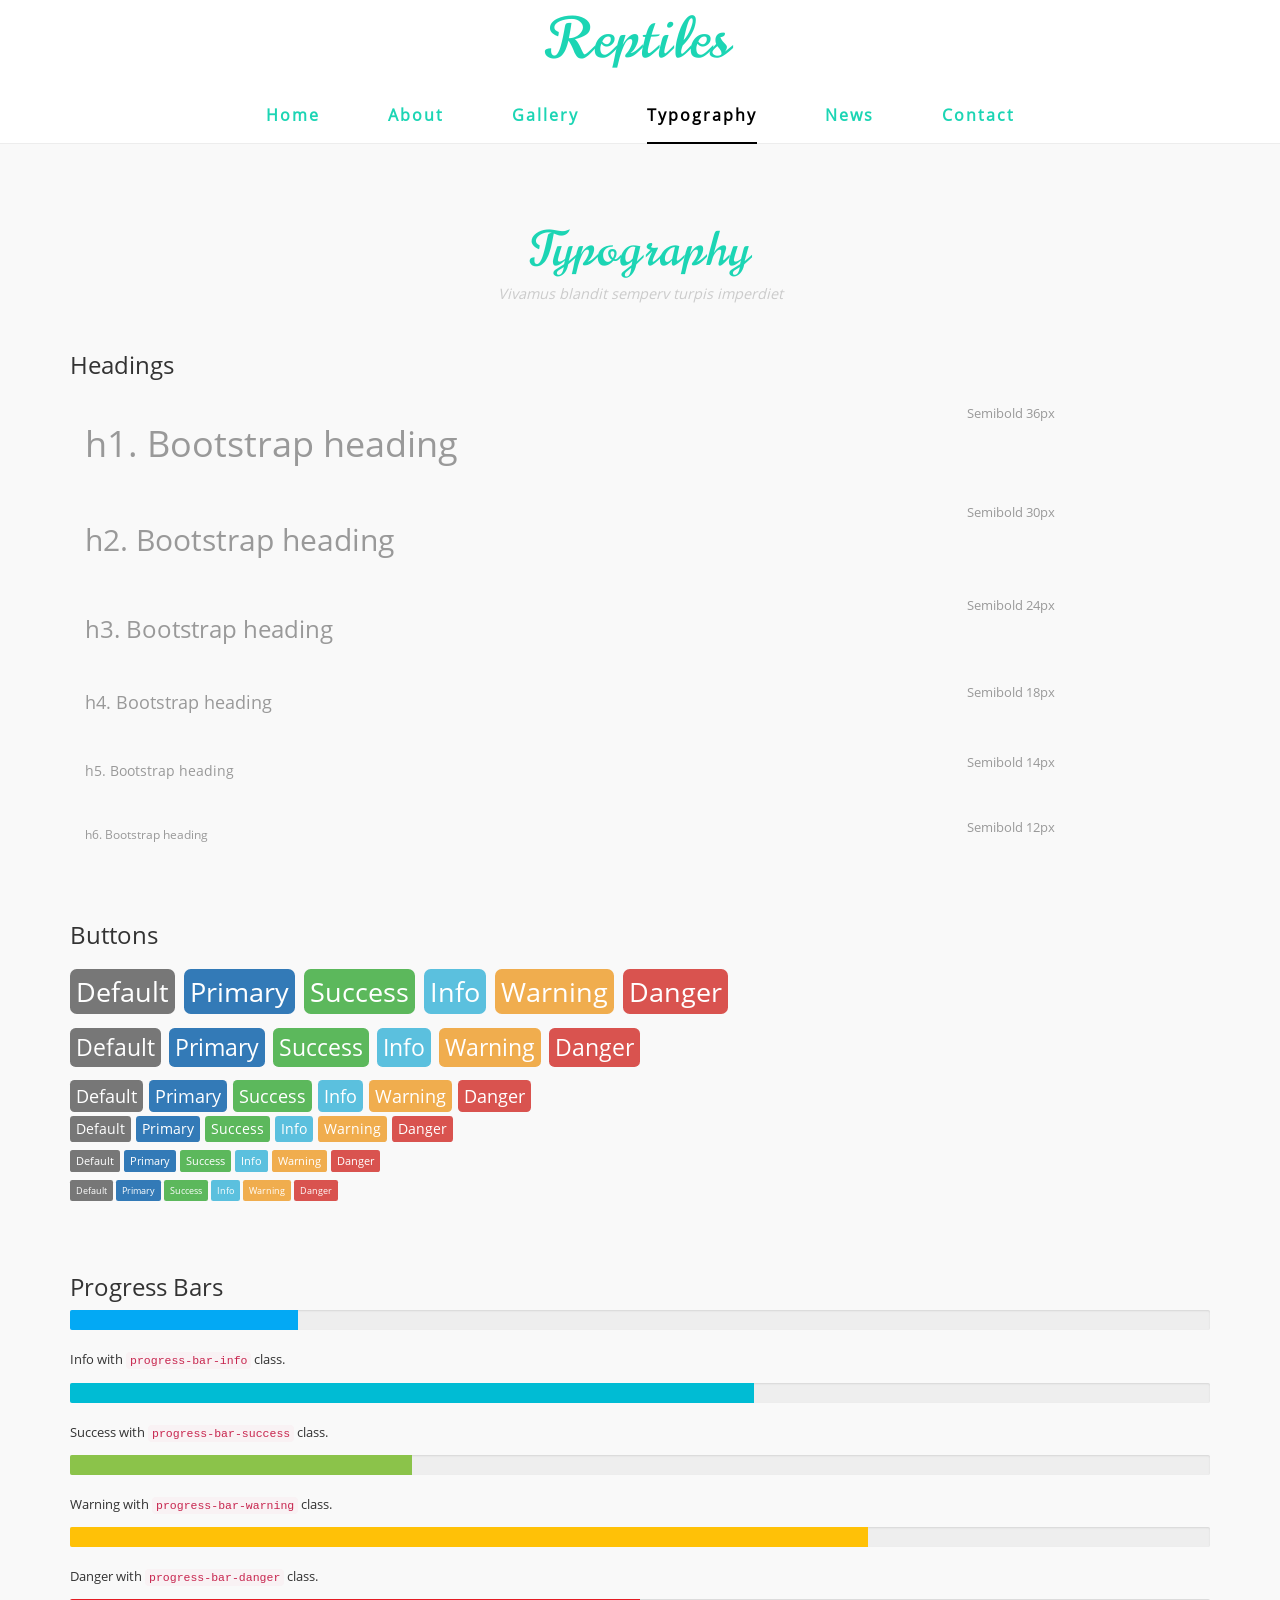
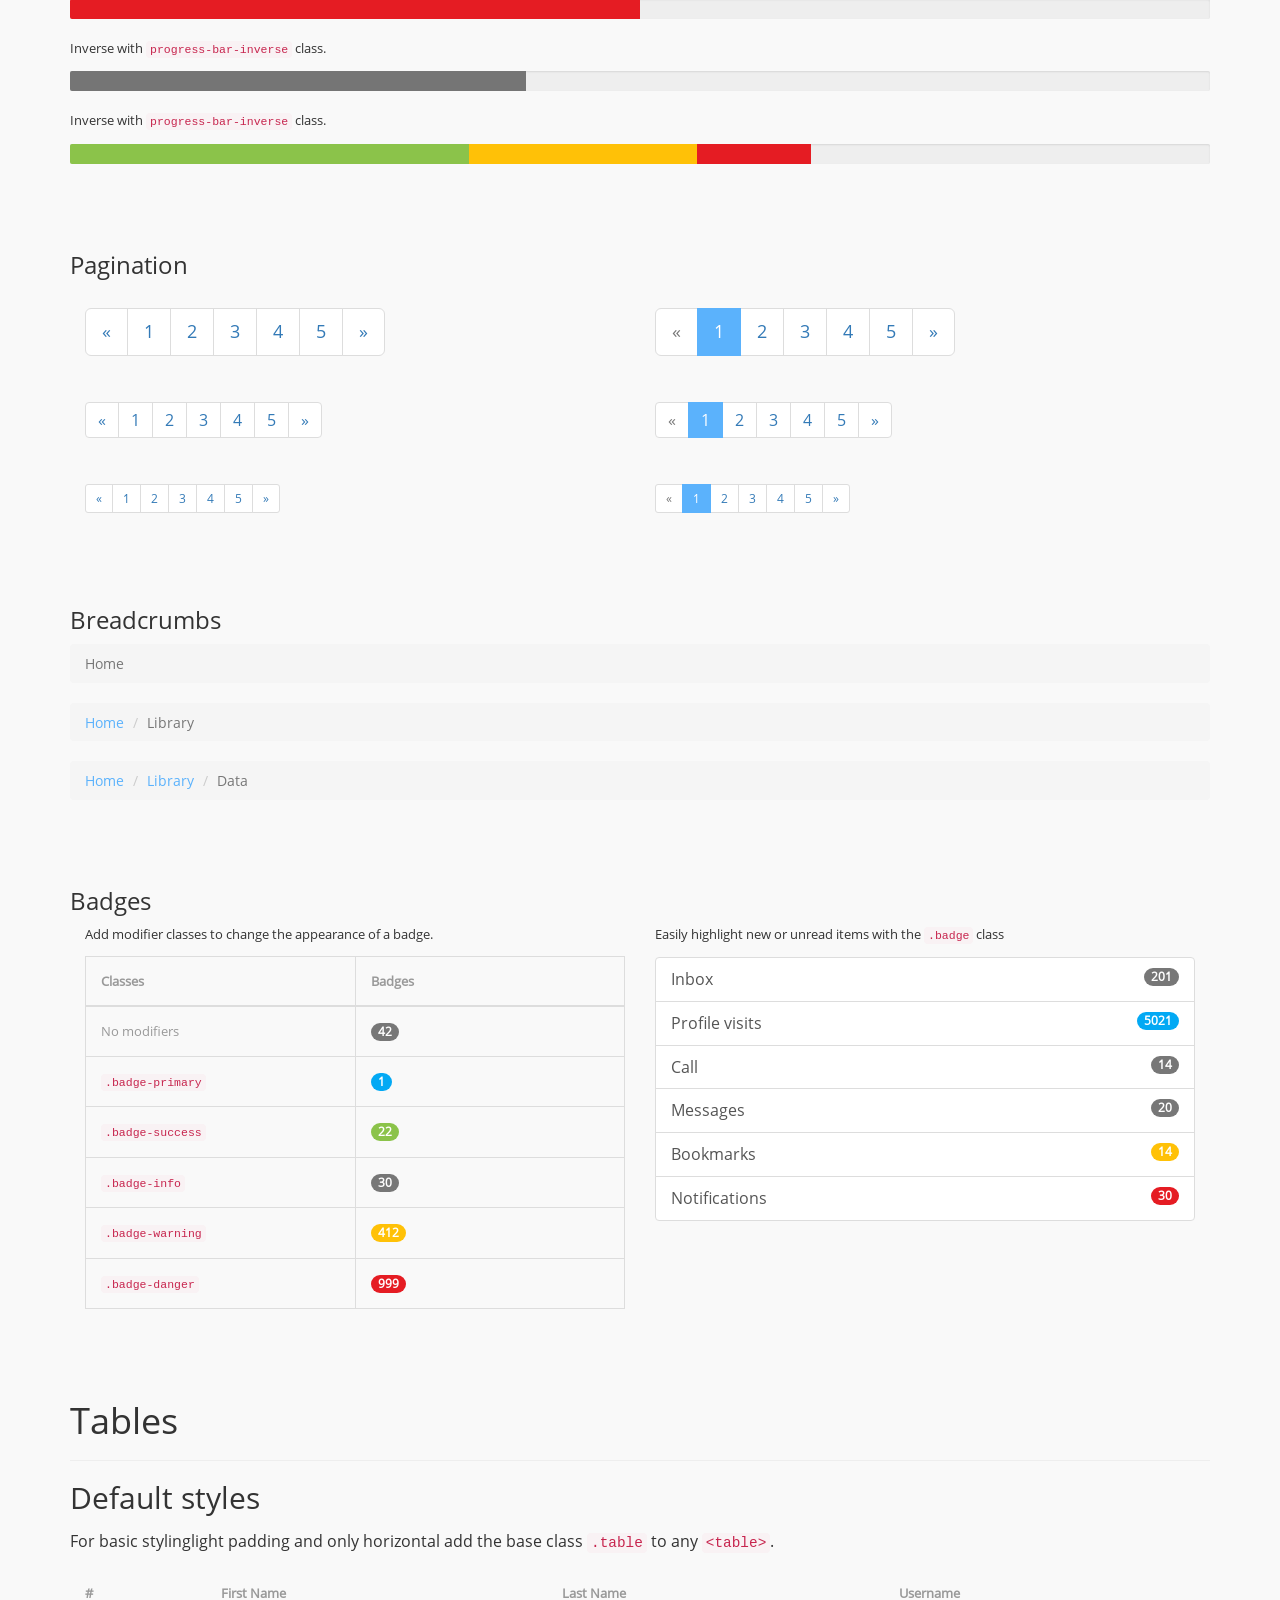
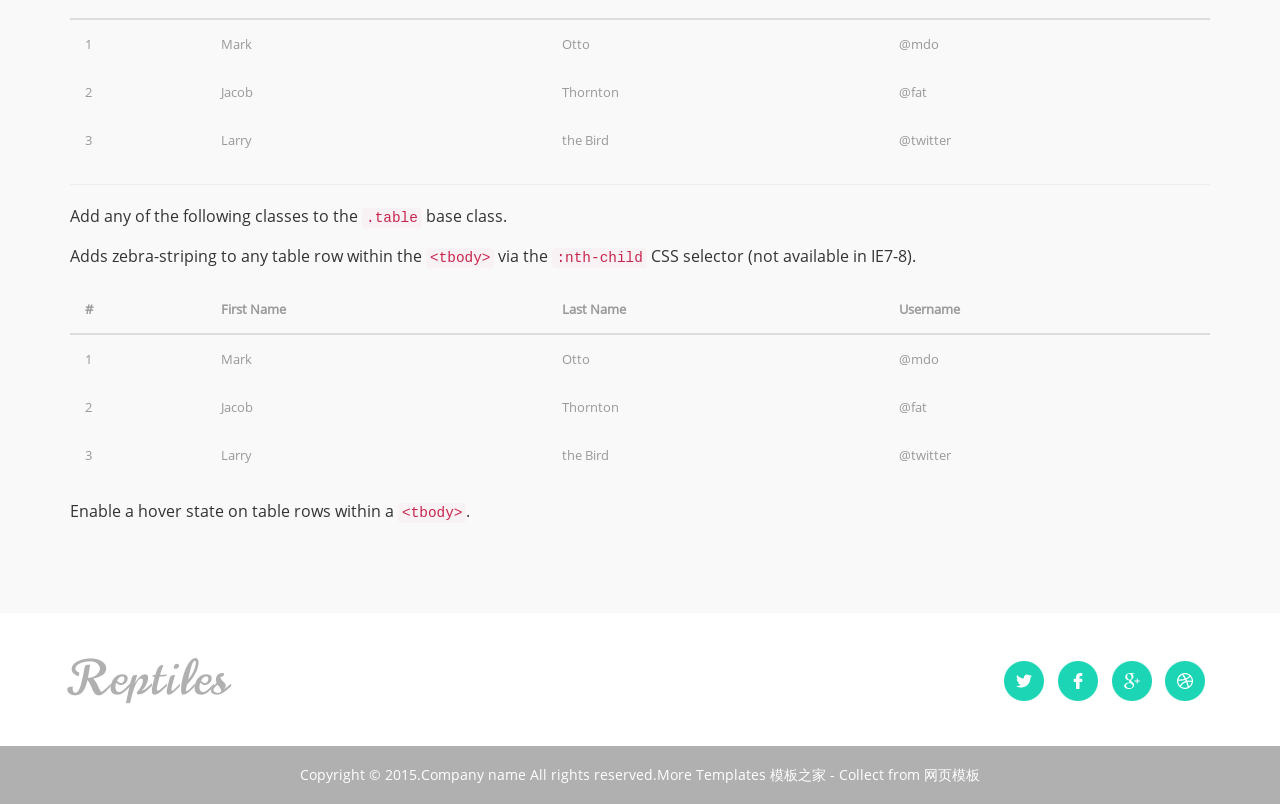
<file: animal/typography.html>
<!DOCTYPE html>
<html>
<head>
<title>Typography</title>
<meta name="viewport" content="width=device-width, initial-scale=1">
<meta http-equiv="Content-Type" content="text/html; charset=utf-8" />
<meta name="keywords" content="reptiles Responsive web template, Bootstrap Web Templates, Flat Web Templates, Andriod Compatible web template, 
Smartphone Compatible web template, free webdesigns for Nokia, Samsung, LG, SonyErricsson, Motorola web design" />
<script type="application/x-javascript"> addEventListener("load", function() { setTimeout(hideURLbar, 0); }, false); function hideURLbar(){ window.scrollTo(0,1); } </script>
<!-- bootstarp-css -->
<link href="css/bootstrap.css" rel="stylesheet" type="text/css" media="all" />
<!--// bootstarp-css -->
<!-- css -->
<link rel="stylesheet" href="css/style.css" type="text/css" media="all" />
<!--// css -->
<script src="js/jquery-1.11.1.min.js"></script>
</head>
<body>
	<!-- banner -->
	<div class="banner top-banner">
		<div class="logo">
			<a href="index.html">Reptiles</a>
		</div>
		<div class="top-nav">
			<span class="menu">MENU</span>
			<ul class="nav1">
				<li><a href="index.html">Home</a></li>
				<li><a href="about.html">About</a></li>
				<li><a href="gallery.html">Gallery</a></li>
				<li><a href="typography.html" class="active">Typography</a></li>
				<li><a href="index.html">News</a></li>
				<li><a href="contact.html">Contact</a></li>
			</ul>
			<!-- script-for-menu -->
				<script>
					 $( "span.menu" ).click(function() {
					$( "ul.nav1" ).slideToggle( 300, function() {
					// Animation complete.
						});
						});
				</script>
			<!-- /script-for-menu -->
		</div>
	</div>
	<!-- //banner -->
	<!-- typography -->
	<div class="typography">
	 <div class="container">
		<div class="typography-info">
			<h3 class="type">Typography</h3>
			<p class="caption">Vivamus blandit semperv turpis imperdiet</p>
		</div>
		 <div class="grid_3 grid_44">
		     <h3>Headings</h3>
		     <div class="bs-example">
				 <table class="table">
				  <tbody>
					<tr>
					  <td><h1 id="h1.-bootstrap-heading">h1. Bootstrap heading<a class="anchorjs-link" href="#h1.-bootstrap-heading"><span class="anchorjs-icon"></span></a></h1></td>
					  <td class="type-info">Semibold 36px</td>
					</tr>
					<tr>
					  <td><h2 id="h2.-bootstrap-heading">h2. Bootstrap heading<a class="anchorjs-link" href="#h2.-bootstrap-heading"><span class="anchorjs-icon"></span></a></h2></td>
					  <td class="type-info">Semibold 30px</td>
					</tr>
					<tr>
					  <td><h3 id="h3.-bootstrap-heading">h3. Bootstrap heading<a class="anchorjs-link" href="#h3.-bootstrap-heading"><span class="anchorjs-icon"></span></a></h3></td>
					  <td class="type-info">Semibold 24px</td>
					</tr>
					<tr>
					  <td><h4 id="h4.-bootstrap-heading">h4. Bootstrap heading<a class="anchorjs-link" href="#h4.-bootstrap-heading"><span class="anchorjs-icon"></span></a></h4></td>
					  <td class="type-info">Semibold 18px</td>
					</tr>
					<tr>
					  <td><h5 id="h5.-bootstrap-heading">h5. Bootstrap heading<a class="anchorjs-link" href="#h5.-bootstrap-heading"><span class="anchorjs-icon"></span></a></h5></td>
					  <td class="type-info">Semibold 14px</td>
					</tr>
					<tr>
					  <td><h6>h6. Bootstrap heading</h6></td>
					  <td class="type-info">Semibold 12px</td>
					</tr>
				  </tbody>
				 </table>
			 </div>
	      </div>
		   <div class="grid_3 grid_5">
			<h3>Buttons</h3>
			  <h1 class="btns">
				<a href="#"><span class="label label-default">Default</span></a>
				<a href="#"><span class="label label-primary">Primary</span></a>
				<a href="#"><span class="label label-success">Success</span></a>
				<a href="#"><span class="label label-info">Info</span></a>
				<a href="#"><span class="label label-warning">Warning</span></a>
				<a href="#"><span class="label label-danger">Danger</span></a>
			  </h1>
			  <h2 class="btns">
				<a href="#"><span class="label label-default">Default</span></a>
				<a href="#"><span class="label label-primary">Primary</span></a>
				<a href="#"><span class="label label-success">Success</span></a>
				<a href="#"><span class="label label-info">Info</span></a>
				<a href="#"><span class="label label-warning">Warning</span></a>
				<a href="#"><span class="label label-danger">Danger</span></a>
			  </h2>
			  <h3>
				<a href="#"><span class="label label-default">Default</span></a>
				<a href="#"><span class="label label-primary">Primary</span></a>
				<a href="#"><span class="label label-success">Success</span></a>
				<a href="#"><span class="label label-info">Info</span></a>
				<a href="#"><span class="label label-warning">Warning</span></a>
				<a href="#"><span class="label label-danger">Danger</span></a>
			  </h3>
			  <h4 class="typ1">
				<a href="#"><span class="label label-default">Default</span></a>
				<a href="#"><span class="label label-primary">Primary</span></a>
				<a href="#"><span class="label label-success">Success</span></a>
				<a href="#"><span class="label label-info">Info</span></a>
				<a href="#"><span class="label label-warning">Warning</span></a>
				<a href="#"><span class="label label-danger">Danger</span></a>
			  </h4>
			  <h5 class="typ1">
				<a href="#"><span class="label label-default">Default</span></a>
				<a href="#"><span class="label label-primary">Primary</span></a>
				<a href="#"><span class="label label-success">Success</span></a>
				<a href="#"><span class="label label-info">Info</span></a>
				<a href="#"><span class="label label-warning">Warning</span></a>
				<a href="#"><span class="label label-danger">Danger</span></a>
			  </h5>
			  <h6 class="typ1">
				<a href="#"><span class="label label-default">Default</span></a>
				<a href="#"><span class="label label-primary">Primary</span></a>
				<a href="#"><span class="label label-success">Success</span></a>
				<a href="#"><span class="label label-info">Info</span></a>
				<a href="#"><span class="label label-warning">Warning</span></a>
				<a href="#"><span class="label label-danger">Danger</span></a>
			  </h6>
	      </div>
			
		  <div class="grid_3 grid_5">
			 <h3>Progress Bars</h3>
			  <div class="tab-content">
				 <div class="tab-pane active" id="domprogress">
					 <div class="progress">    
					      <div class="progress-bar progress-bar-primary" style="width: 20%"></div>
					 </div>
					 <p>Info with <code>progress-bar-info</code> class.</p>
					 <div class="progress">    
						 <div class="progress-bar progress-bar-info" style="width: 60%"></div>
					 </div>
					 <p>Success with <code>progress-bar-success</code> class.</p>
					 <div class="progress">
						 <div class="progress-bar progress-bar-success" style="width: 30%"></div>
					 </div>
					 <p>Warning with <code>progress-bar-warning</code> class.</p>
					 <div class="progress">
						 <div class="progress-bar progress-bar-warning" style="width: 70%"></div>
					 </div>
					 <p>Danger with <code>progress-bar-danger</code> class.</p>
					 <div class="progress">
						 <div class="progress-bar progress-bar-danger" style="width: 50%"></div>
					 </div>
					 <p>Inverse with <code>progress-bar-inverse</code> class.</p>
					 <div class="progress">
						 <div class="progress-bar progress-bar-inverse" style="width: 40%"></div>
					 </div>
					 <p>Inverse with <code>progress-bar-inverse</code> class.</p>
					 <div class="progress">
						 <div class="progress-bar progress-bar-success" style="width: 35%"><span class="sr-only">35% Complete (success)</span></div>
						 <div class="progress-bar progress-bar-warning" style="width: 20%"><span class="sr-only">20% Complete (warning)</span></div>
						 <div class="progress-bar progress-bar-danger" style="width: 10%"><span class="sr-only">10% Complete (danger)</span></div>
					 </div>
				   </div>
			   </div>
		   </div>
		   
		   <div class="grid_3 grid_5">
			 <h3>Pagination</h3>
			 <div class="col-md-6">
				  <nav>
				  <ul class="pagination pagination-lg">
					<li><a href="#" aria-label="Previous"><span aria-hidden="true">«</span></a></li>
					<li><a href="#">1</a></li>
					<li><a href="#">2</a></li>
					<li><a href="#">3</a></li>
					<li><a href="#">4</a></li>
					<li><a href="#">5</a></li>
					<li><a href="#" aria-label="Next"><span aria-hidden="true">»</span></a></li>
				  </ul>
				  </nav>
				  <nav>
				  <ul class="pagination">
					<li><a href="#" aria-label="Previous"><span aria-hidden="true">«</span></a></li>
					<li><a href="#">1</a></li>
					<li><a href="#">2</a></li>
					<li><a href="#">3</a></li>
					<li><a href="#">4</a></li>
					<li><a href="#">5</a></li>
					<li><a href="#" aria-label="Next"><span aria-hidden="true">»</span></a></li>
				  </ul>
				 </nav>
				 <nav>
				   <ul class="pagination pagination-sm">
					<li><a href="#" aria-label="Previous"><span aria-hidden="true">«</span></a></li>
					<li><a href="#">1</a></li>
					<li><a href="#">2</a></li>
					<li><a href="#">3</a></li>
					<li><a href="#">4</a></li>
					<li><a href="#">5</a></li>
					<li><a href="#" aria-label="Next"><span aria-hidden="true">»</span></a></li>
				  </ul>
				 </nav>				 
			 </div>
			 <div class="col-md-6">
					<ul class="pagination pagination-lg">
									<li class="disabled"><a href="#"><span aria-hidden="true">«</span></a></li>
									<li class="active"><a href="#">1</a></li>
									<li><a href="#">2</a></li>
									<li><a href="#">3</a></li>
									<li><a href="#">4</a></li>
									<li><a href="#">5</a></li>
									<li><a href="#" aria-label="Next"><span aria-hidden="true">»</span></a></li>
								</ul>
				<nav>
				  <ul class="pagination">
					<li class="disabled"><a href="#" aria-label="Previous"><span aria-hidden="true">«</span></a></li>
					<li class="active"><a href="#">1 <span class="sr-only">(current)</span></a></li>
					<li><a href="#">2</a></li>
					<li><a href="#">3</a></li>
					<li><a href="#">4</a></li>
					<li><a href="#">5</a></li>
					<li><a href="#" aria-label="Next"><span aria-hidden="true">»</span></a></li>
				 </ul>
			   </nav>
				 <ul class="pagination pagination-sm">
					<li class="disabled"><a href="#"><span aria-hidden="true">«</span></a></li>
					<li class="active"><a href="#">1</a></li>
					<li><a href="#">2</a></li>
					<li><a href="#">3</a></li>
					<li><a href="#">4</a></li>
					<li><a href="#">5</a></li>
					<li><a href="#" aria-label="Next"><span aria-hidden="true">»</span></a></li>
				</ul>
				</div>
			   <div class="clearfix"> </div>
		 </div>
		 <div class="grid_3 grid_5">
			 <h3>Breadcrumbs</h3>
			   <ol class="breadcrumb">
			  <li class="active">Home</li>
			</ol>
			<ol class="breadcrumb">
			  <li><a href="#">Home</a></li>
			  <li class="active">Library</li>
			</ol>
			<ol class="breadcrumb">
			  <li><a href="#">Home</a></li>
			  <li><a href="#">Library</a></li>
			  <li class="active">Data</li>
			</ol>
		 </div>
	   <div class="grid_3 grid_5">
			 <h3>Badges</h3>
				<div class="col-md-6">
					<p>Add modifier classes to change the appearance of a badge.</p>
					  <table class="table table-bordered">
						<thead>
							<tr>
								<th width="50%">Classes</th>
								<th width="50%">Badges</th>
							</tr>
						</thead>
						<tbody>
							<tr>
								<td>No modifiers</td>
								<td><span class="badge">42</span></td>
							</tr>
							<tr>
								<td><code>.badge-primary</code></td>
								<td><span class="badge badge-primary">1</span></td>
							</tr>
							<tr>
								<td><code>.badge-success</code></td>
								<td><span class="badge badge-success">22</span></td>
							</tr>
							<tr>
								<td><code>.badge-info</code></td>
								<td><span class="badge badge-info">30</span></td>
							</tr>
							<tr>
								<td><code>.badge-warning</code></td>
								<td><span class="badge badge-warning">412</span></td>
							</tr>
							<tr>
								<td><code>.badge-danger</code></td>
								<td><span class="badge badge-danger">999</span></td>
							</tr>
						</tbody>
					  </table>                    
				</div>
				<div class="col-md-6">
				  <p>Easily highlight new or unread items with the <code>.badge</code> class</p>
					<div class="list-group list-group-alternate"> 
						<a href="#" class="list-group-item"><span class="badge">201</span> <i class="ti ti-email"></i> Inbox </a> 
						<a href="#" class="list-group-item"><span class="badge badge-primary">5021</span> <i class="ti ti-eye"></i> Profile visits </a> 
						<a href="#" class="list-group-item"><span class="badge">14</span> <i class="ti ti-headphone-alt"></i> Call </a> 
						<a href="#" class="list-group-item"><span class="badge">20</span> <i class="ti ti-comments"></i> Messages </a> 
						<a href="#" class="list-group-item"><span class="badge badge-warning">14</span> <i class="ti ti-bookmark"></i> Bookmarks </a> 
						<a href="#" class="list-group-item"><span class="badge badge-danger">30</span> <i class="ti ti-bell"></i> Notifications </a> 
					</div>
			   </div>
			   <div class="clearfix"> </div>
			 </div>
			 		  <section id="tables">
          <div class="page-header">
            <h1>Tables</h1>
          </div>

          <h2>Default styles</h2>
          <p>For basic stylinglight padding and only horizontal add the base class <code>.table</code> to any <code>&lt;table&gt;</code>.</p>
          <div class="bs-docs-example">
            <table class="table">
              <thead>
                <tr>
                  <th>#</th>
                  <th>First Name</th>
                  <th>Last Name</th>
                  <th>Username</th>
                </tr>
              </thead>
              <tbody>
                <tr>
                  <td>1</td>
                  <td>Mark</td>
                  <td>Otto</td>
                  <td>@mdo</td>
                </tr>
                <tr>
                  <td>2</td>
                  <td>Jacob</td>
                  <td>Thornton</td>
                  <td>@fat</td>
                </tr>
                <tr>
                  <td>3</td>
                  <td>Larry</td>
                  <td>the Bird</td>
                  <td>@twitter</td>
                </tr>
              </tbody>
            </table>
          </div>
		<hr class="bs-docs-separator">
          <p>Add any of the following classes to the <code>.table</code> base class.</p>
          <p>Adds zebra-striping to any table row within the <code>&lt;tbody&gt;</code> via the <code>:nth-child</code> CSS selector (not available in IE7-8).</p>
          <div class="bs-docs-example">
            <table class="table table-striped">
              <thead>
                <tr>
                  <th>#</th>
                  <th>First Name</th>
                  <th>Last Name</th>
                  <th>Username</th>
                </tr>
              </thead>
              <tbody>
                <tr>
                  <td>1</td>
                  <td>Mark</td>
                  <td>Otto</td>
                  <td>@mdo</td>
                </tr>
                <tr>
                  <td>2</td>
                  <td>Jacob</td>
                  <td>Thornton</td>
                  <td>@fat</td>
                </tr>
                <tr>
                  <td>3</td>
                  <td>Larry</td>
                  <td>the Bird</td>
                  <td>@twitter</td>
                </tr>
              </tbody>
            </table>
          </div>
          <p>Enable a hover state on table rows within a <code>&lt;tbody&gt;</code>.</p>
		</section></div>
	</div>
	<!-- //typography -->
	<!-- footer -->
	<div class="footer">
		<!-- container -->
		<div class="container">
			<div class="footer-top">
				<div class="footer-logo">
					<a href="index.html">Reptiles</a>
				</div>
				<div class="footer-icons">
					<ul>
						<li><a href="#" class="facebook"> </a></li>
						<li><a href="#" class="facebook twitter"> </a></li>
						<li><a href="#" class="facebook chrome"> </a></li>
						<li><a href="#" class="facebook dribbble"> </a></li>
					</ul>
				</div>
				<div class="clearfix"> </div>
			</div>
		</div>
		<!-- //container -->
		<div class="footer-bottom">
			<!-- container -->
			<div class="container">
				<p>Copyright &copy; 2015.Company name All rights reserved.More Templates <a href="http://www.cssmoban.com/" target="_blank" title="模板之家">模板之家</a> - Collect from <a href="http://www.cssmoban.com/" title="网页模板" target="_blank">网页模板</a></p>
			</div>
		</div>
	</div>
	<!-- //footer -->
</body>	
</html>
</file>
<file: animal/css/style.css>
body a {
  transition: 0.5s all;
  -webkit-transition: 0.5s all;
  -o-transition: 0.5s all;
  -moz-transition: 0.5s all;
  -ms-transition: 0.5s all;
}
html, body{
	font-family: 'OpenSans-Regular';
	font-size: 100%;
	background: #ffffff;
}
@font-face {
   font-family: 'OpenSans-Regular';
   src: url(../fonts/OpenSans-Regular.ttf)format('truetype');
}
@font-face {
   font-family: 'Norican-Regular';
   src: url(../fonts/Norican-Regular.ttf)format('truetype');
}
.banner{
  background: url(../images/banner.jpg) no-repeat 0px 0px;
  background-size: cover;
}
.top-banner{
	padding:0;
}
.logo{
  padding: 0em 0 0 0;
  text-align: center;
  background: #FFF;
}
.logo a{
  color: #1CD5B4;
  font-size: 3.5em;
  text-decoration: none;
  font-family: 'Norican-Regular';
  letter-spacing: 2px;
}
.top-nav {
  text-align: center;
  padding: 1.5em 0 1em 0;
  border-bottom: ridge 1px rgba(189, 189, 189, 0.27);
  background: #FFF;
}
.top-nav ul {
  padding: 0;
  margin: 0;
}
.top-nav ul li {
  display: inline-block;
  margin: 0 2em;
}
.top-nav ul li a.active {
  border-bottom: solid 2px #000000;
  color: #000000;
}
.top-nav ul li a {
  color: #1CD5B4;
  font-size: 1em;
  letter-spacing: 2px;
  margin: 0;
  font-weight: 600;
  text-decoration: none;
  padding: 0 0 1em 0;
}
.top-nav ul li a:hover{
  border-bottom: solid 2px #000000;
  color: #000000;
}
.banner-grid{
  margin: 0 0 0 65em;
}
.banner-info {
  margin: 13em 8em 0 0;
  text-align: right;
}
.banner-info h3{
  color: #FFF;
  font-size: 2em;
  margin: 0 0 1em 0;
}
.banner-info p{
  font-size: .9em;
  margin: 0;
  color: #FFF;
  line-height: 1.8em;
}
.copyrights{
	text-indent:-9999px;
	height:0;
	line-height:0;
	font-size:0;
	overflow:hidden;
}
.bx-caption {
  bottom: 0;
  background: rgba(28, 213, 180, 0.66);
  padding: 30px 0;
  text-align: left;
  right: 0;
  height: 670px;
  position: relative;
}
.bx-caption:before {
  content: '';
  width: 0;
  height: 0;
  border-style: solid;
  border-width: 670px 535px 0px 0;
  border-color: transparent rgba(28, 213, 180, 0.82) transparent transparent;
  position: absolute;
  left: -535px;
  top: 0;
  opacity: .8;
}
.bx-caption span {
  color: #fff;
  width: 380px;
  font-family: 'Righteous', sans-serif;
  font-size: 78px;
  line-height: 69px;
  font-weight: 400;
  top: 79px;
  right: 400px;
  position: absolute;
  text-align: right;
}




/*------------------ Slider Part starts Here----------*/
#slider2,
#slider3 {
  box-shadow: none;
  -moz-box-shadow: none;
  -webkit-box-shadow: none;
  margin: 0 auto;
}
.rslides_tabs {
  list-style: none;
  padding: 0;
  background: rgba(0,0,0,.25);
  box-shadow: 0 0 1px rgba(255,255,255,.3), inset 0 0 5px rgba(0,0,0,1.0);
  -moz-box-shadow: 0 0 1px rgba(255,255,255,.3), inset 0 0 5px rgba(0,0,0,1.0);
  -webkit-box-shadow: 0 0 1px rgba(255,255,255,.3), inset 0 0 5px rgba(0,0,0,1.0);
  font-size: 18px;
  list-style: none;
  margin: 0 auto 50px;
  max-width: 540px;
  padding: 10px 0;
  text-align: center;
  width: 100%;
}
.rslides_tabs li {
  display: inline;
  float: none;
  margin-right: 1px;
}
.rslides_tabs a {
  width: auto;
  line-height: 20px;
  padding: 9px 20px;
  height: auto;
  background: transparent;
  display: inline;
}
.rslides_tabs li:first-child {
  margin-left: 0;
}
.rslides_tabs .rslides_here a {
  background: rgba(255,255,255,.1);
  color: #fff;
  font-weight: bold;
}
.events {
  list-style: none;
}
.callbacks_container {
  position: relative;
  width: 100%;
}
.callbacks {
  position: relative;
  list-style: none;
  overflow: hidden;
  width: 100%;
  padding: 0;
  margin: 0;
}
.callbacks li {
  position: absolute;
  width: 100%;
  left: 0;
  top: 0;
}
.callbacks img {
  position: relative;
  z-index: 1;
  height: auto;
  border: 0;
}
.callbacks .caption {
	display: block;
	position: absolute;
	z-index: 2;
	font-size: 20px;
	text-shadow: none;
	color: #fff;
	left: 0;
	right: 0;
	padding: 10px 20px;
	margin: 0;
	max-width: none;
	top: 10%;
	text-align: center;
}
.callbacks_nav {
position: absolute;
  -webkit-tap-highlight-color: rgba(0,0,0,0);
  top: 100%;
  left: 0;
  opacity: 0.7;
  z-index: 3;
  text-indent: -9999px;
  overflow: hidden;
  text-decoration: none;
  height: 16px;
  width: 15px;
  background: transparent url("../images/themes.png") no-repeat left top;
  margin-top: 0;
}
.callbacks_nav:active {
  opacity: 1.0;
}
.callbacks_nav.next {
  left: 7%;
  background-position: right top;
}
#slider3-pager a {
  display: inline-block;
}
#slider3-pager span{
  float: left;
}
#slider3-pager span{
	width:100px;
	height:15px;
	background:#fff;
	display:inline-block;
	border-radius:30em;
	opacity:0.6;
}
#slider3-pager .rslides_here a {
  background: #FFF;
  border-radius:30em;
  opacity:1;
}
#slider3-pager a {
  padding: 0;
}
#slider3-pager li{
	display:inline-block;
}
.rslides {
  position: relative;
  list-style: none;
  overflow: hidden;
  width: 100%;
  padding: 0;
  margin: 0;
}
.rslides li {
  -webkit-backface-visibility: hidden;
  position: absolute;
  display: none;
  width: 100%;
  left: 0;
  top: 0;
}
.rslides li{
  position: relative;
  display: block;
  float: left;
}
.rslides img {
  height: auto;
  border: 0;
  width:100%;
}
.callbacks_tabs{
  list-style: none;
  position: absolute;
  top: 138%;
  z-index: 999;
  right: 24%;
  padding: 0;
  margin: 0;
}
.slider-top{
	text-align: center;
	padding:10em 0;
}
.slider-top h1{
	font-weight:700;
	font-size:48px;
	color:#010101;
}
.slider-top p{
	font-weight:400;
	font-size:20px;
	padding:1em 7em;
	color:#010101;
}
.slider-top ul.social-slide{
	display:inline-flex;
	margin: 0px;
	padding: 0px;
}
ul.social-slide li i{
	width:70px;
	height:74px;
	background:url(../images/img-resources.png)no-repeat;
	display: inline-block;
	margin:0px 15px;
}
ul.social-slide li i.win{
	background-position:-6px 0px;
}
ul.social-slide li i.android{
	background-position:-110px 0px;
}
ul.social-slide li i.mac{
	background-position:-215px 0px;
}
.callbacks_tabs li{
  display: inline-block;
  margin: 0 .2em;
}
@media screen and (max-width: 600px) {
  .callbacks_nav {
    top: 47%;
    }
}
/*----*/
.callbacks_tabs a{
 visibility: hidden;
}
.callbacks_tabs a:after {
content: "\f111";
  font-size: 0;
  font-family: FontAwesome;
  visibility: visible;
  display: block;
  height: 12px;
  width: 12px;
  background: #FFFFFF;
  display: inline-block;
  border: 2px solid #FFFFFF;
  border-radius: 30px;
  -webkit-border-radius: 30px;
  -moz-border-radius: 30px;
  -o-border-radius: 30px;
  -ms-border-radius: 30px;
}
.callbacks_here a:after{
  border: 2px solid #000000;
  background: #FFFFFF;
}
/*-- welcome --*/
.welcome{
  padding: 4em 0;
  text-align: center;
}
.welcome-info h3{
  color: #1cd5b4;
  font-size: 3em;
  margin: 0;
  font-family: 'Norican-Regular';
  letter-spacing: 2px;
}
p.caption{
  font-size: .9em;
  margin: 0.5em 0 0 0;
  font-style: italic;
  color: #cbcbcb;
}
.welcome-info p.welcome-text{
  font-size: .9em;
  margin: 2em auto 0;
  color: #919191;
  line-height: 1.8em;
  width: 52%;
}
/*-- offer --*/
.offer {
  border-top: solid 1px #919191;
  border-bottom: solid 1px #919191;
}
.offer-left {
float: right;
  padding: 3em 14em 2em 4em;
  width: 60%;
  text-align: left;
}
.offer-right {
  background: url(../images/3.jpg) no-repeat 0px 0px;
  background-size: cover;
  float: left;
  min-height: 446px;
  width: 40%;
}
.offer-left h3 {
  color: #1cd5b4;
  font-size: 3em;
  margin: 0;
  font-family: 'Norican-Regular';
  letter-spacing: 2px;
}
.offer-left p {
  color: #919191;
  font-size: .9em;
  margin: 2em 0 1em;
  line-height: 1.8em;
}
.offer-left-list {
  float: left;
  width: 43%;
}
.offer-left-list ul {
  padding: 0;
  margin: 1em 0 0 0;
}
.offer-left-list ul li {
  display: block;
  margin: .5em 0;
}
.offer-left-list ul li a {
  color: #919191;
  font-size: .9em;
  text-decoration: none;
  padding-left: 1.5em;
  background: url(../images/dot.png) no-repeat 0px 6px;
}
/*-- news --*/
.news{
  padding: 4em 0;
}
.news-info{
	text-align:center;
}
.news-grids {
  margin-top: 3em;
}
.news-info h3{
  color: #1cd5b4;
  font-size: 3em;
  margin: 0;
  font-family: 'Norican-Regular';
  letter-spacing: 2px;
}
.news-info p{
  font-size: .9em;
  margin: 0.5em 0 0 0;
  font-style: italic;
  color: #cbcbcb;
}
.destination-grids {
  margin: 3em 0 0 0;
}
.date {
  text-align: center;
  width: 80px;
}
.date h5{
  color: #FFFFFF;
  font-size: 1.5em;
  margin: 0;
  background: #1cd5b4;
  padding: .5em 0 .3em 0;
  border-top-left-radius: 30px;
  -webkit-border-top-left-radius: 30px;
  -moz-border-top-left-radius: 30px;
  -ms-border-top-left-radius: 30px;
  -o-border-top-left-radius: 30px;
  border-top-right-radius: 30px;
  -webkit-border-top-right-radius: 30px;
  -moz-border-top-right-radius: 30px;
  -ms-border-top-right-radius: 30px;
  -o-border-top-right-radius: 30px;
}
.date p{
  font-size: 1em;
  margin: 0;
  color: #FFFFFF;
  letter-spacing: 3px;
  background: #919191;
  padding: .5em 0 1em 0;
  border-bottom-left-radius: 30px;
  -webkit-border-bottom-left-radius: 30px;
  -moz-border-bottom-left-radius: 30px;
  -ms-border-bottom-left-radius: 30px;
  -o-border-bottom-left-radius: 30px;
  border-bottom-right-radius: 30px;
  -webkit-border-bottom-right-radius: 30px;
  -moz-border-bottom-right-radius: 30px;
  -ms-border-bottom-right-radius: 30px;
  -o-border-bottom-right-radius: 30px;
}
.date-bottom {
  margin-top: 1em;
}
.date-bottom p{
  font-size: .9em;
  margin: 0;
  color: #919191;
  line-height: 1.8em;
}
/*-- family --*/
.family{
  padding: 4em 0;
  background:url(../images/4.jpg) no-repeat 0px 0px;
  background-size:cover;
}
.family{
	text-align:center;
}
.family h3{
	color: #FFFFFF;
	font-size: 3em;
	margin: 0;
  font-family: 'Norican-Regular';
  letter-spacing: 2px;
}
.family p{
  font-size: .9em;
  margin: 0.5em 0 0 0;
  font-style: italic;
  color: #FFFFFF;
}
.family-grids {
  margin: 4em 0 0 0;
}
.family-grid{
	text-align:center;
}
.family-grid img{
	
}
.family-grid h4{
	color: #FFFFFF;
	font-size: 2em;
	margin: 2em 0 0 0;
  font-family: 'Norican-Regular';
  letter-spacing: 2px;
}
/*-- footer --*/
.footer-top{
  padding: 2em 0;
}
.footer-logo {
	float:left;
}
.footer-logo a {
  color: #B0B0B0;
  font-size: 3em;
  text-decoration: none;
  font-family: 'Norican-Regular';
  letter-spacing: 2px;
}
.footer-icons{
	float:right;
}
.footer-icons ul{
  padding: 0;
  margin: 1em 0 0 0;
}
.footer-icons ul li{
  display: inline-block;
  margin: 0 .3em;
}
.footer-icons ul li a.facebook {
  background: url(../images/social.png) no-repeat 0px 0px;
  width: 40px;
  height: 40px;
  display: block;
}
.footer-icons ul li a.twitter {
  background: url(../images/social.png) no-repeat -41px 0px;
}
.footer-icons ul li a.chrome {
  background: url(../images/social.png) no-repeat -82px 0px;
}
.footer-icons ul li a.dribbble {
  background: url(../images/social.png) no-repeat -123px 0px;
}
.footer-icons ul li a.facebook:hover{
	opacity:.5;
}
.footer-bottom{
  background: #B0B0B0;
  padding: 1em 0;
  text-align: center;
}
.footer-bottom p{
	font-size: .9em;
	margin: 0;
	color: #FFF;
	line-height: 1.8em;
}
.footer-bottom p a{
	color: #FFF;
}
.footer-bottom p a:hover{
	color:#ff6d36;
	text-decoration:none;
}
/*-- about --*/
.about{
  border-top: solid 1px #919191;
  padding: 0;
  border-bottom: solid 1px #919191;
}
.about-info {
  padding: 3em 0;
  text-align: center;
  background: #F9F9F9;
}
.about-info h3{
  color: #1cd5b4;
  font-size: 3em;
  margin: 0;
  font-family: 'Norican-Regular';
  letter-spacing:2px;
}
.about-right {
  background: url(../images/1.jpg) no-repeat 0px 0px;
  background-size: cover;
  float: left;
  min-height: 380px;
  width: 40%;
}
.about-bottom {
  background: url(../images/4.jpg) no-repeat 0px 0px;
  background-size: cover;
  padding: 4em 0;
}
.about-bottom-grids {
  margin-top: 4em;
}
.about-bottom h3 {
  color: #FFF;
  margin: 0;
  font-size: 3em;
  font-family: 'Norican-Regular';
  letter-spacing: 2px;
}
.about-bottom-left h4 {
  color: #FFF;
  margin: 0;
  font-size: 1.5em;
}
.about-bottom-left p {
  color: #FFFFFF;
  font-size: .9em;
  margin: 2em 0 0 0;
  line-height: 1.8em;
}
.about-bottom-left p span {
  display: block;
  margin: 2em 0;
}
.about-team {
  background: #1CD5B5;
  padding: 3em 0;
}
.team-grids {
  margin-top: 3em;
}
.about-team h4 {
  color: #FFF;
  margin: 0;
  font-size: 3em;
  font-family: 'Norican-Regular';
  letter-spacing: 2px;
}
.team-grid img {
  width: 100%;
}
.team-grid h6 {
  font-size: 1.5em;
  color: #FFF;
  margin: 1em 0 1em 0;
  text-transform: capitalize;
}
.team-grid p {
  color: #FFF;
  font-size: .9em;
  margin: 0;
  line-height: 1.8em;
}
/*-- gallery --*/
.gallery-top {
  background: #F9F9F9;
}
.gallery-info {
  margin: 3em 0;
  text-align: center;
}
.gallery-info h3 {
  color: #1cd5b4;
  font-size: 3em;
  margin: 0;
  font-family: 'Norican-Regular';
  letter-spacing: 2px;
}
.gallery-grid img {
  width: 100%;
}
.gallery-grid:hover img {
  -webkit-filter: grayscale(100%);
  opacity: 8;
  transition: all 300ms!important;
  -webkit-transition: all 300ms!important;
  -moz-transition: all 300ms!important;
}
.gallery-grids-middle{
	margin:2em 0;
}
.gallery-grids-top {
  margin-bottom: 4em;
}
/*-- typography --*/
.typography {
  padding: 5em 0;
  background: #F9F9F9;
}
.typography-info {
  text-align: center;
  margin-bottom: 3em;
}
.typography-info h3.type {
  color: #1cd5b4;
  font-size: 3em;
  margin: 0;
  font-family: 'Norican-Regular';
  letter-spacing: 2px;;
}
.grid_4{
	background:#fff;
	padding:2em 0em 0em 0em;
}  
.grid_5{
	padding:1em 0 2em 0;
}

.table td, .table>tbody>tr>td, .table>tbody>tr>th, .table>tfoot>tr>td, .table>tfoot>tr>th, .table>thead>tr>td, .table>thead>tr>th {
  padding: 15px!important;
}
.table > thead > tr > th, .table > tbody > tr > th, .table > tfoot > tr > th, .table > thead > tr > td, .table > tbody > tr > td, .table > tfoot > tr > td {
  font-size: 0.8em;
  color: #999;
}
.table > thead > tr > th, .table > tbody > tr > th, .table > tfoot > tr > th, .table > thead > tr > td, .table > tbody > tr > td, .table > tfoot > tr > td {
  border-top: none !important;
}
.tab-content > .active {
  display: block;
  visibility: visible;
}
.label {
  font-weight: 300 !important;
}
.label {
  padding: 4px 6px;
  border: none;
  text-shadow: none;
}
h4.typ1{
	margin-bottom:15px;
}
h5.typ1{
	margin-bottom:15px;
}
.progress {
  height: 8px;
  box-shadow: none;
}
.progress {
  overflow: hidden;
  height: 20px;
  margin-bottom: 20px;
  background-color: #eeeeee;
  border-radius: 2px;
  -webkit-box-shadow: inset 0 1px 2px rgba(0, 0, 0, 0.1);
  box-shadow: inset 0 1px 2px rgba(0, 0, 0, 0.1);
}
.progress-bar {
  float: left;
  width: 0%;
  height: 100%;
  font-size: 12px;
  line-height: 20px;
  color: #ffffff;
  text-align: center;
  background-color: #03a9f4;
  -webkit-box-shadow: inset 0 -1px 0 rgba(0, 0, 0, 0.15);
  box-shadow: inset 0 -1px 0 rgba(0, 0, 0, 0.15);
  -webkit-transition: width 0.6s ease;
  -o-transition: width 0.6s ease;
  transition: width 0.6s ease;
}
.progress-bar {
  box-shadow: none;
}
.progress-bar-primary {
  background-color: #03a9f4;
}
.progress-bar-info {
  background-color: #00bcd4;
}
.progress-bar-success {
  background-color: #8bc34a;
}
.progress-bar-warning {
  background-color: #ffc107;
}
.progress-bar-danger {
  background-color: #e51c23;
}
.progress-bar-inverse {
  background-color: #757575;
}
.pagination > .active > a, .pagination > .active > span, .pagination > .active > a:hover, .pagination > .active > span:hover, .pagination > .active > a:focus, .pagination > .active > span:focus {
  background-color:#5bb2fc; !important;
  border-color:#5bb2fc; !important;
}
.grid_3 p,.page-header p {
  color: 888;
  font-size: 0.8em;
  margin-bottom: 1em;
  font-weight: 300;
}
.bs-docs-example {
  margin: 1em 0;
}
section#tables  p {
 margin-top: 1em;
}
.breadcrumb li{
	font-size:0.85em;
}
.breadcrumb li a{
	  color:#5bb2fc;
}
.badge-primary {
  background-color: #03a9f4;
}
.badge-success {
  background-color: #8bc34a;
}
.badge-warning {
  background-color: #ffc107;
}
.badge-danger {
  background-color: #e51c23;
}
.tab-container .tab-content {
  border-radius: 0 2px 2px 2px;
  border: 1px solid #e0e0e0;
  padding: 16px;
  background-color: #ffffff;
}
.nav-tabs {
  margin-bottom: 1em;
}
.alert {
  font-size: 0.85em;
}
h1.t-button,h2.t-button,h3.t-button,h4.t-button,h5.t-button {
  margin-top:0.5em
}
/*-- contact --*/
.contact-top {
  background: #F9F9F9;
}
.contact-info {
  margin: 3em 0;
  text-align: center;
}
.contact-info h3 {
  color: #1cd5b4;
  font-size: 3em;
  margin: 0;
  font-family: 'Norican-Regular';
  letter-spacing: 2px;
}
.map iframe {
  width: 100%;
  min-height: 400px;
  border: none;
}
.mail-grids {
  margin: 3em 0;
}
.mail-grid-left h3 {
  color: #1cd5b4;
  font-size: 3em;
  margin: 0;
  font-family: 'Norican-Regular';
  letter-spacing: 2px;
}
.mail-grid-left h5 {
  color: #919191;
  font-size: .9em;
  margin: 0;
  line-height: 1.8em;
}
.mail-grid-left h5 span {
  display: block;
}
.mail-grid-left h4 {
  color: #000;
  font-size: 18px;
  font-weight: 600;
  margin: .5em 0;
}
.mail-grid-left p {
  color: #919191;
  font-size: .9em;
  margin: 1em 0;
  line-height: 1.8em;
}
.mail-grid-left p a{
  color: #919191;
	text-decoration:none;
}
.mail-grid-left p span {
  display: block;
}
.contact-form form {
  text-align: right;
}
.contact-form input[type="text"] {
  width: 100%;
  color: #919191;
  background: none;
  outline: none;
  font-size: .9em;
  padding: .5em;
  margin-bottom: 1em;
  border: solid 1px #919191;
  -webkit-appearance: none;
}
.contact-form textarea {
  resize: none;
  width: 100%;
  background: none;
  color: #919191;
  font-size: .9em;
  outline: none;
  padding: .5em;
  border: solid 1px #919191;
  min-height: 150px;
  -webkit-appearance: none;
}
.contact-form input[type="submit"] {
  border: none;
  outline: none;
  color: #FFF;
  padding: .5em 1.5em;
  font-size: .9em;
  font-weight: 600;
  margin: 0.5em 0 0 0;
  -webkit-appearance: none;
  background: #1CD5B5;
  border-radius: 5px;
  -webkit-border-radius: 5px;
  -moz-border-radius: 5px;
  -o-border-radius: 5px;
  -ms-border-radius: 5px;
}
.contact-form input[type="submit"]:hover {
background: #18A990;
  transition: 0.5s all;
  -webkit-transition: 0.5s all;
  -o-transition: 0.5s all;
  -moz-transition: 0.5s all;
  -ms-transition: 0.5s all;
}
span.menu {
  display: none;
}
/*-- responsive-design starts-here --*/
@media (max-width: 1440px) {
	/*-- home --*/
	.banner-grid {
	  margin: 0px 0 0 59em;
	}
	.bx-caption:before {
	  border-width: 670px 458px 0px 0;
	  left: -458px;
	}
	.callbacks_tabs {
	  top: 117%;
	  right: 26%;
	}
	/*-- about --*/
	.about-right {
		min-height: 403px;
	}
}
@media (max-width: 1366px) {
	/*-- home --*/
	.banner-grid {
	  margin: 0px 0 0 49em;
	}
	.bx-caption:before {
	  border-width: 590px 370px 0px 0;
	  left: -370px;
	}
	.bx-caption {
		height: 590px;
	}
	/*-- about --*/
	.offer-left-list {
	  width: 49%;
	}
	.about-right {
	  min-height: 432px;
	}
}
@media (max-width: 1280px) {
	/*-- home --*/
	.offer-left {
		padding: 3em 10em 2em 4em;
	}
	.banner-info {
		margin: 8em 8em 0 0;
	}
	.banner-grid {
	  margin: 0px 0 0 39em;
	}
	.bx-caption {
	  height: 510px;
	}
	.bx-caption:before {
	  border-width: 510px 283px 0px 0;
	  left: -283px;
	}
	.offer-left {
	  padding: 3em 4em 2em 4em;
	}
}
@media (max-width: 1080px) {
	/*-- about --*/
	.about-right {
	  background: url(../images/1.jpg) no-repeat -93px 0px;
	  background-size: cover;
	}
	.team-grid h6 {
		font-size: 1.3em;
	}
}
@media (max-width: 1024px) {
	/*-- home --*/
	.banner-grid {
	  margin: 0px 0 0 33em;
	}
	.banner-info h3 {
		font-size: 1.7em;
	}
	.offer-left {
	  padding: 3em 3em 2em 3em;
	}
	.family-grid img {
	  width: 100%;
	}
}
@media (max-width: 991px) {
	/*-- home --*/
	.banner-info h3 {
	  font-size: 1.5em;
	}
	.callbacks_tabs {
	  right: 29%;
	}
	.offer-right {
	  background: url(../images/3.jpg) no-repeat 0px -125px;
	  background-size: cover;
	  float: none;
	  min-height: 390px;
	  width: 100%;
	}
	.offer-left {
	  float: none;
	  width: 100%;
	}
	.news {
	  padding: 3em 0;
	}
	.news-grid:nth-child(2){
	  margin: 2em 0;
	}
	.welcome-info p.welcome-text {
		width: 73%;
	}
	.family-grid {
	  float: left;
	  width: 33.33%;
	}
	/*-- about --*/
	.about-right {
	  background: url(../images/1.jpg) no-repeat 0px 0px;
	  background-size: cover;
	  float: none;
	  width: 100%;
	}
	.about-bottom-right {
	  margin-top: 4em;
	}
	.team-grid {
	  float: left;
	  width: 50%;
	  margin-bottom: 1em;
	}
	/*-- gallery --*/
	.gallery-grid {
	  float: left;
	  width: 50%;
	  margin-bottom: 2em;
	}
	.gallery-grids-middle {
	  margin: 0;
	}
}
@media (max-width: 800px) {
	/*-- home --*/
	.top-nav ul li {
		margin: 0 1em;
	}
	.banner-info {
	  margin: 3em 3em 0 0;
	}
	.bx-caption {
	  height: 394px;
	}
	.bx-caption:before {
	  border-width: 394px 193px 0px 0;
	  left: -193px;
	}
	.banner-grid {
	   margin: 0px 0 0 26em;
	}
}
@media (max-width: 768px) {
	/*-- home --*/
	.banner-grid {
	   margin: 0px 0 0 24em;
	}
	.banner-info {
	  margin: 3em 3em 0 0;
	}
	.bx-caption {
	  height: 394px;
	}
	.bx-caption:before {
	  border-width: 394px 193px 0px 0;
	  left: -193px;
	}
	.top-nav ul li {
		margin: 0 1em;
	}
	.callbacks_tabs {
	  right: 17%;
	}
	.banner-grid {
	  margin: 0px 0 0 16em;
	}
	.offer-right {
		min-height: 290px;
	}
}
@media (max-width: 480px) {
	/*-- home --*/
	span.menu {
	   display: block;
	  padding-bottom: 1em;
	  cursor: pointer;
	  font-size: 1.2em;
	  color: #000;
	  position: relative;
	}
	.logo a {
		font-size: 3em;
	}
	ul.nav1 {
		display: none;
	}
	.top-nav {
	  text-align: center;
	  padding: 1em 0 0em 0;
	}
	.top-nav ul {
	  padding: 0;
	  margin: 0 auto;
	  z-index: 9999;
	  position: absolute;
	  width: 100%;
	  left: 0;
	}
	.top-nav ul.nav1 li {
	  display: block;
	  text-align: center;
	  background: rgba(28, 213, 181, 1);
	  border-bottom: 1px ridge rgba(255, 255, 255, 0.28);
	  margin: 0;
	  width: 100%;
	}
	.top-nav ul li a {
	  padding: .5em 0;
	  display: block;
	  float: none;
	  color: #FFFFFF;
	}
	.banner-info h3 {
	  font-size: 1em;
	}
	.banner-grid {
	  margin: 0px 0 0 13em;
	}
	.banner-info {
	  margin: 3em 1em 0 0;
	}
	.banner-info p {
		font-size: .8em;
		line-height:1.5em;
	}
	.bx-caption {
	  height: 311px;
	}
	.bx-caption:before {
	  border-width: 311px 100px 0px 0;
	  left: -100px;
	}
	.banner {
	  background: url(../images/banner.jpg) no-repeat -147px 74px;
	  background-size: cover;
	}
	.welcome {
		padding: 2em 0;
	}
	.welcome-info h3 {
		font-size: 2em;
	}
	.welcome-info p.welcome-text {
	  width: 90%;
	}
	.offer-left {
	  padding: 2em;
	}
	.offer-left h3 {
		font-size: 2em;
	}
	.offer-right {
	  min-height: 232px;
	  background: url(../images/3.jpg) no-repeat 0px -54px;
	  background-size: cover;
	}
	.offer-left-list {
	  width: 100%;
	  float: none;
	}
	.news {
	  padding: 2em 0;
	}
	.news-info h3 {
		font-size: 2em;
	}
	.family {
		padding: 2em 0;
	}
	.family h3 {
		font-size: 2em;
	}
	.family-grid h4 {
	  font-size: 1.5em;
	  margin: 1em 0 0 0;
	}
	.callbacks_tabs {
	  right: 11%;
	}
	/*-- about --*/
	.about {
	   padding: 0 !important;
	}
	.about-right {
		min-height: 240px;
	}
	.about-bottom {
		padding: 2em 0;
	}
	.about-bottom-grids {
	  margin-top: 2em;
	}
	.about-team {
		padding: 2em 0;
	}
	.about-team h4 {
		font-size: 2em;
	}
	.team-grids {
	  margin-top: 2em;
	}
	/*-- gallery --*/
	.gallery-info h3 {
	  font-size: 2em;
	}
	.gallery-info {
		margin: 2em 0;
	}
	.gallery-grids-top {
	  margin-bottom: 0em;
	}
	/*-- typography --*/
	.typography {
		padding: 2em 0;
	}
	.typography-info h3.type {
		font-size: 2em;
	}
	/*-- contact --*/
	.contact-info {
		margin: 2em 0;
	}
	.contact-info h3 {
		font-size: 2em;
	}
	.mail-grid-left h3 {
		font-size: 2em;
	}
}
@media (max-width: 320px) {
	/*-- home --*/
	span.menu {
		font-size: 1em;
		padding-bottom: .5em;
	}
	.top-nav {
		padding: 0;
	}
	.banner {
	  background: url(../images/banner.jpg) no-repeat -204px 74px;
	  background-size: cover;
	}
	.banner-grid {
		margin: 0px 0 0 7em;
	}
	.bx-caption {
	  height: 278px;
	  padding: 0;
	}
	.bx-caption:before {
	  border-width: 278px 43px 0px 0;
	  left: -43px;
	}
	.callbacks_tabs {
		top: 99%;
	}
	.logo {
		padding: 0.5em 0 0 0;
	}
	.logo a {
	  font-size: 2em;
	}
	.banner-info {
	  margin: 2em 1em 0 0;
	}
	.top-nav ul li a {
		font-size: .9em;
	}
	.welcome {
	  padding: 1em 0;
	}
	p.caption {
		font-size: .8em;
	}
	.welcome-info p.welcome-text {
	  width: 100%;
	  font-size: .8em;
	  margin: 1em auto 0;
	}
	.offer-right {
		min-height: 148px;
	}
	.offer-left h3 {
	  font-size: 1.6em;
	}
	.offer-left {
	  padding: 1em;
	}
	.offer-left p {
		font-size: .8em;
	}
	.offer-left-list ul li a {
		font-size: .8em;
	}
	.news-info h3 {
	  font-size: 1.6em;
	}
	.news-info p {
		font-size: .8em;
	}
	.date h5 {
		font-size: 1em;
	}
	.date p {
		padding: .5em 0 .5em 0;
		font-size: .8em;
	}
	.date {
		width: 69px;
	}
	.date-bottom p {
		font-size: .8em;
	}
	.family h3 {
	  font-size: 1.6em;
	}
	.family p {
		font-size: .8em;
	}
	.family-grids {
	  margin: 2em 0 0 0;
	}
	.family-grid {
	  float: none;
	  width: 100%;
	}
	.family-grid:nth-child(2){
		margin:2em 0;
	}
	.family-grid img {
	  width: 64%;
	}
	.footer-top {
	  padding: 1em 0;
	}
	.footer-logo {
	  float: none;
	  text-align: center;
	}
	.footer-logo a {
		font-size: 2em;
	}
	.footer-icons {
	  float: none;
	  text-align: center;
	}
	.footer-bottom p {
	  font-size: .8em;
	}
	/*-- about --*/
	.about-info {
		padding: 1em 0;
	}
	.about-info h3 {
		font-size: 1.6em;
	}
	.about-right {
	  min-height: 157px;
	}
	.about-bottom h3 {
		font-size: 1.6em;
	}
	.about-bottom-left h4 {
	  font-size: 1.2em;
	  line-height: 1.3em;
	}
	.about-bottom-left p {
		font-size: .8em;
	}
	.about-bottom-right {
	  margin-top: 2em;
	}
	.team-grids {
	  margin-top: 2em;
	}
	.team-grid {
	  float: left;
	  padding: 0;
	  width: 100%;
	}
	/*-- gallery --*/
	.gallery-info h3 {
	  font-size: 1.6em;
	}
	.gallery-grids-top {
	  margin-bottom: 1em;
	}
	.gallery-grid {
	  float: none;
	  width: 100%;
	  margin-bottom: 1em;
	  padding: 0;
	}
	/*-- typography --*/
	.typography {
	  padding: 1em 0;
	}
	.typography-info h3.type {
		font-size: 1.6em;
	}
	/*-- contact --*/
	.contact-info {
	  margin: 1em 0;
	}
	.contact-info h3 {
	  font-size: 1.6em;
	}
	.map iframe {
	  min-height: 160px;
	}
	.mail-grids {
	  margin: 1em 0;
	}
	.mail-grid-left h5 {
		font-size: .8em;
	}
	.mail-grid-left p {
		font-size: .8em;
	}
	.contact-form input[type="text"] {
		font-size: .8em;
	}
	.contact-form textarea {
		font-size: .8em;
	}
	.mail-grid-left h3 {
	  font-size: 1.6em;
	}
}
</file>
<file: article_files/app.2771e52bff0efd1ae679a7082db57e54.css>
:root { /* rgba(0 0 0 .5) */ /* rgba(0, 0, 0, .3) */

  /* appview 色表 */
}

body,
p,
pre {
  margin: 0;
}

button {
  padding: 0;
  color: inherit;
  font: inherit;
  background: none;
  border: none;
  -webkit-appearance: none;
     -moz-appearance: none;
          appearance: none;
}

h1, h2, h3 {
  margin: 0;
  font: inherit;
}

ul, ol {
  margin: 0;
  padding: 0;
}

li {
  list-style-type: none;
}

a {
  color: inherit;
  text-decoration: none;
}
:root { /* rgba(0 0 0 .5) */ /* rgba(0, 0, 0, .3) */

  /* appview 色表 */
}

:root { /* rgba(0 0 0 .5) */ /* rgba(0, 0, 0, .3) */

  /* appview 色表 */
}
:root { /* rgba(0 0 0 .5) */ /* rgba(0, 0, 0, .3) */

  /* appview 色表 */
}

html {
  -webkit-box-sizing: border-box;
          box-sizing: border-box;
}

* {
  -webkit-box-sizing: inherit;
          box-sizing: inherit;
}

body {
  overflow-x: hidden;
}

img {
  overflow: hidden;
}

body {
  font-family: -apple-system, "Helvetica Neue", "Arial", "PingFang SC", "Hiragino Sans GB", "Microsoft YaHei", "WenQuanYi Micro Hei", sans-serif;
  font-weight: 400;
  font-style: normal;
  text-rendering: optimizeLegibility;
  line-height: 1;
  color: #333;
}

#react-root,
div,
article,
footer,
header,
main,
nav,
section {
  display: -webkit-box;
  display: -ms-flexbox;
  display: flex;
  -webkit-box-orient: vertical;
  -webkit-box-direction: normal;
      -ms-flex-direction: column;
          flex-direction: column;
  -webkit-box-align: stretch;
      -ms-flex-align: stretch;
          align-items: stretch;
  -ms-flex-negative: 0;
      flex-shrink: 0;
}

button {
  cursor: pointer;
}

::-moz-selection {
  background-color: #dddedf;
}

::selection {
  background-color: #dddedf;
}

::-webkit-input-placeholder {
  color: #808080;
}
:root { /* rgba(0 0 0 .5) */ /* rgba(0, 0, 0, .3) */

  /* appview 色表 */
}

.u-ellipsis {
  overflow: hidden;
  text-overflow: ellipsis;
  white-space: nowrap;
  display: block;
}

.u-prewrap {
  white-space: pre-wrap;
}
:root { /* rgba(0 0 0 .5) */ /* rgba(0, 0, 0, .3) */

  /* appview 色表 */
}
.BrowserHappy {
  display: block;
  font-size: 1.2em;
  line-height: 2.6;
  background: #eee;
  text-align: center;
}
.BrowserHappy a {
 color: #259;
}
:root { /* rgba(0 0 0 .5) */ /* rgba(0, 0, 0, .3) */

  /* appview 色表 */
}

@font-face {
  font-family: 'icomoon';
  src: url(//static.zhihu.com/hemingway/icomoon.4356ce085a0c387d28c3d236716f682d.ttf) format('truetype'),
    url(//static.zhihu.com/hemingway/icomoon.207481a709643f0dfd3d7418ad204e91.woff) format('woff');
  font-weight: normal;
  font-style: normal;
}

[class^="icon-"], [class*=" icon-"] {
  font-size: 24px;
  /* use !important to prevent issues with browser extensions that change fonts */
  font-family: 'icomoon' !important;
  speak: none;
  font-style: normal;
  font-weight: normal;
  -webkit-font-feature-settings: normal;
          font-feature-settings: normal;
  font-variant: normal;
  text-transform: none;
  line-height: 1;

  /* Better Font Rendering =========== */
  -webkit-font-smoothing: antialiased;
  -moz-osx-font-smoothing: grayscale;
}

.icon-ic_collect:before {
  content: "\E933";
}
.icon-wallet:before {
  content: "\E932";
}
.icon-ic_wechatpay:before {
  content: "\E931";
}
.icon-ic_pass:before {
  content: "\E930";
}
.icon-ic_visibility_off:before {
  content: "\E92D";
}
.icon-ic_highlighted:before {
  content: "\E92E";
}
.icon-ic_conversations:before {
  content: "\E92F";
}
.icon-ic_share_dudu:before {
  content: "\E928";
}
.icon-ic_check_button_off:before {
  content: "\E92B";
}
.icon-ic_check_button_on:before {
  content: "\E92C";
}
.icon-ic_comment:before {
  content: "\E92A";
}
.icon-ic_lock:before {
  content: "\E929";
}
.icon-ic_invite_cancel:before {
  content: "\E927";
}
.icon-ic_column_no_article:before {
  content: "\E923";
}
.icon-ic_no_article:before {
  content: "\E924";
}
.icon-ic_no_contribute:before {
  content: "\E925";
}
.icon-ic_no_drafts:before {
  content: "\E926";
}
.icon-ic_column_end:before {
  content: "\E91B";
}
.icon-ic_column_play:before {
  content: "\E922";
}
.icon-ic_edit_editlink:before {
  content: "\E91C";
}
.icon-ic_edit_link:before {
  content: "\E91D";
}
.icon-ic_edit_showlink:before {
  content: "\E91E";
}
.icon-ic_edit_t:before {
  content: "\E91F";
}
.icon-ic_prompt_done:before {
  content: "\E920";
}
.icon-ic_prompt_error:before {
  content: "\E921";
}
.icon-ic_nav_review:before {
  content: "\E919";
}
.icon-ic_loading:before {
  content: "\E91A";
}
.icon-ic_review_add:before {
  content: "\E918";
}
.icon-ic_column_report:before {
  content: "\E917";
}
.icon-ic_close:before {
  content: "\E900";
}
.icon-ic_column_edit:before {
  content: "\E901";
}
.icon-ic_column_like:before {
  content: "\E902";
}
.icon-ic_column_more:before {
  content: "\E903";
}
.icon-ic_column_reply:before {
  content: "\E904";
}
.icon-ic_column_share:before {
  content: "\E905";
}
.icon-ic_comment_like:before {
  content: "\E906";
}
.icon-ic_help:before {
  content: "\E907";
}
.icon-ic_like_more:before {
  content: "\E908";
}
.icon-ic_nav_more:before {
  content: "\E909";
}
.icon-ic_nav_new:before {
  content: "\E90A";
}
.icon-ic_phot_camera_alt:before {
  content: "\E90B";
}
.icon-ic_phot_delete:before {
  content: "\E90C";
}
.icon-ic_phot_full_screen1:before {
  content: "\E90D";
}
.icon-ic_phot_full_screen2:before {
  content: "\E90E";
}
.icon-ic_radio_button_off:before {
  content: "\E90F";
}
.icon-ic_radio_button_on:before {
  content: "\E910";
}
.icon-ic_refresh:before {
  content: "\E911";
}
.icon-ic_search:before {
  content: "\E912";
}
.icon-ic_share_sina:before {
  content: "\E913";
}
.icon-ic_share_wechat:before {
  content: "\E914";
}
.icon-ic_unfold:before {
  content: "\E915";
}
.icon-ic_zhihu_logo:before {
  content: "\E916";
}
:root { /* rgba(0 0 0 .5) */ /* rgba(0, 0, 0, .3) */

  /* appview 色表 */
}

/**
 * appview 色板
 * see https://docs.google.com/document/d/1Jsl5hQqS6dHs9jA2KguH2d9ULbrRHHDB7Z985_PTrWY/edit?ts=58ec5b3b （不全）
 */

/*
 * 日间模式
 * 以 iOS 为默认，android 样式做补充；夜间同。
 */
.appview .av-card {
 background: #fff;
}
.appview .av-titleFont,
  .appview .av-bodyFont {
 color: #444;
}
.appview .av-footerFont {
 color: #999;
}
.appview .av-cardBackground {
 background: #edeef0;
}
.appview .av-borderColor {
 border-color: rgba(222, 222, 222, .5);
}

.appview--android .av-titleFont,
  .appview--android .av-bodyFont {
 color: rgba(0, 0, 0, .87);
}

.appview--android .av-footerFont {
 color: rgba(0, 0, 0, .54);
}

.appview--android .av-cardBackground {
 background: #eff2f4;
}

.appview--android .av-borderColor {
 border-color: rgba(0, 0, 0, .12);
}

.appview--unifiedStyle .av-card,
  .appview--unifiedStyle .av-cardBackground {
 background-color: #ffffff;
}

.appview--unifiedStyle .av-titleFont {
 color: #1a1a1a;
}

.appview--unifiedStyle .av-bodyFont {
 color: #444444;
}

.appview--unifiedStyle .av-footerFont {
 color: #bfbfbf;
}

.appview--unifiedStyle .av-borderColor {
 border-color: #d3d3d3;
}

/*
 * 夜间模式
 */
.appview--dark .av-titleFont,
  .appview--dark .av-bodyFont {
 color: #808394;
}
.appview--dark .av-footerFont {
 color: #606476;
}
.appview--dark .av-card {
 background: #1e1e29;
}
.appview--dark .av-cardBackground {
 background: #13161e;
}
.appview--dark .av-borderColor {
 border-color: #808394;
}
.appview--dark.appview--android .av-titleFont,
    .appview--dark.appview--android .av-bodyFont {
 color: rgba(255, 255, 255, .87);
}
.appview--dark.appview--android .av-footerFont {
 color: rgba(255, 255, 255, .54);
}
.appview--dark.appview--android .av-card {
 background: #37474f;
}
.appview--dark.appview--android .av-cardBackground {
 background: #212b30;
}
.appview--dark.appview--android .av-borderColor {
 border-color: rgba(255, 255, 255, .12);
}
.appview--dark.appview--unifiedStyle .av-card,
    .appview--dark.appview--unifiedStyle .av-cardBackground {
 background: #1a1a1a;
}
.appview--dark.appview--unifiedStyle .av-titleFont {
 color: #999999;
}
.appview--dark.appview--unifiedStyle .av-bodyFont {
 color: #808080;
}
.appview--dark.appview--unifiedStyle .av-footerFont {
 color: #444444;
}
.appview--dark.appview--unifiedStyle .av-borderColor {
 border-color: #444444;
}
:root { /* rgba(0 0 0 .5) */ /* rgba(0, 0, 0, .3) */

  /* appview 色表 */
}

.Button {
  display: inline-block;
  padding: 0 16px;
  font-size: 14px;
  line-height: 32px;
  color: #8590a6;
  text-align: center;
  cursor: pointer;
  background: none;
  border: 1px solid rgb(204, 216, 225);
  border-radius: 3px;
}

/* Firefox button padding, border compatible */

.Button::-moz-focus-inner {
 padding: 0;
 border: 0;
}

.Button:focus {
  outline: none;
}

.Button:disabled {
  cursor: default;
  opacity: 0.5;
}

.Button:hover {
  background-color: rgba(207, 216, 230, .1);
}

.Button:hover:disabled {
 background-color: transparent;
 background-color: initial;
}

.Button--grey:hover {
 color: #abb6c5;
 border: 1px solid #abb6c5;
}

.Button--grey,
  .Button--grey:disabled {
 color: #c3ccd9;
 border: 1px solid #c3ccd9;
}

.Button--blue {
  color: #0f88eb;
  border: 1px solid #0f88eb;
}

.Button--blue:hover {
 background-color: rgba(13, 121, 209, .06);
}

.Button--blue:disabled {
 background-color: transparent;
 background-color: initial;
}

.Button--green {
  color: #50c87e;
  border: 1px solid #50c87e;
}

.Button--green:hover {
 background-color: rgba(8, 166, 100, .06);
}

.Button--green:disabled {
 background-color: transparent;
 background-color: initial;
}

.Button--primary {
  background: rgb(204, 216, 225);
}

.Button--primary.Button--blue {
 color: #fff;
}

.Button--primary.Button--blue:hover {
 background-color: #0d79d1;
}

.Button--primary.Button--blue,
    .Button--primary.Button--blue:disabled {
 background: #0f88eb;
}

.Button--primary.Button--green {
 color: #fff;
 border-color: #0ca547;
}

.Button--primary.Button--green:hover {
 background-color: #08a369;
}

.Button--primary.Button--green,
    .Button--primary.Button--green:disabled {
 background: #0ca547;
}

.Button--primary.Button--red {
 color: #fff;
}

.Button--primary.Button--red:hover {
 background-color: #ed4e50;
}

.Button--primary.Button--red,
    .Button--primary.Button--red:disabled {
 background: #e26d6d;
 border-color: #e26d6d;
}

.Button--primary.Button--grey {
 color: #fff;
}

.Button--primary.Button--grey:hover {
 background: #abb6c5;
 border: 1px solid #abb6c5;
}

.Button--primary.Button--grey,
    .Button--primary.Button--grey:disabled {
 background: #c3ccd9;
 border: 1px solid #c3ccd9;
}

.Button--spread {
  width: 100%;
}

.Button-icon {
  margin-right: 7px;
}

.Button--plain .Button-icon {
 margin-right: 6px;
}

.Button--red .Button-icon,
  .Button--blue .Button-icon,
  .Button--green .Button-icon {
 fill: currentColor;
}

.Button--plain,
.Button--link {
  height: auto;
  padding: 0;
  line-height: inherit;
  background-color: transparent;
  border: none;
  border-radius: 0;
}

.Button--plain:hover, .Button--link:hover {
 background-color: transparent;
}

.Button--link {
  color: #175199;
}
:root { /* rgba(0 0 0 .5) */ /* rgba(0, 0, 0, .3) */

  /* appview 色表 */
}

.Icon {
  vertical-align: text-bottom;
  fill: #9fadc7;
}

.Icon--left {
  margin-right: 6px;
}

:root { /* rgba(0 0 0 .5) */ /* rgba(0, 0, 0, .3) */

  /* appview 色表 */
}
.ModalButtonGroup--vertical {
 margin-top: 40px;
 margin-bottom: 16px;
}
.ModalButtonGroup--vertical .Button {
 display: block;
 width: 220px;
 margin-right: auto;
 margin-left: auto;
}
.ModalButtonGroup--vertical .Button + .Button {
 margin-top: 28px;
}
.Modal-content--buttonGroupOnly .ModalButtonGroup--vertical {
 margin-top: 60px;
}
.ModalButtonGroup--horizontal {
 display: -webkit-box;
 display: -ms-flexbox;
 display: flex;
 -webkit-box-orient: horizontal;
 -webkit-box-direction: normal;
 -ms-flex-direction: row;
 flex-direction: row;
 margin-top: 48px;
}
.ModalButtonGroup--horizontal .Button {
 -webkit-box-flex: 1;
 -ms-flex: 1;
 flex: 1;
} /* only single Button */
.ModalButtonGroup--horizontal .Button:last-child:first-child {
 width: 220px;
 margin-right: auto;
 margin-left: auto;
 -webkit-box-flex: initial;
 -ms-flex: initial;
 flex: initial;
}
.ModalButtonGroup--horizontal .Button + .Button {
 margin-left: 16px;
}
:root { /* rgba(0 0 0 .5) */ /* rgba(0, 0, 0, .3) */

  /* appview 色表 */
}

.Modal-wrapper {
  position: fixed;
  top: 0;
  right: 0;
  bottom: 0;
  left: 0;
  z-index: 203;
  display: -webkit-box;
  display: -ms-flexbox;
  display: flex;
  -webkit-box-orient: vertical;
  -webkit-box-direction: normal;
      -ms-flex-direction: column;
          flex-direction: column;
  -webkit-box-pack: center;
      -ms-flex-pack: center;
          justify-content: center;
  overflow-x: hidden;
  overflow-y: auto;
  -webkit-transition: opacity 300ms ease-out;
  transition: opacity 300ms ease-out;
}

.Modal-wrapper.Modal-enter {
 opacity: 0.01;
}

.Modal-wrapper.Modal-enter-active {
 opacity: 1;
}

.Modal-wrapper.Modal-leave {
 opacity: 1;
}

.Modal-wrapper.Modal-leave-active {
 opacity: 0.01;
}

.Modal-backdrop {
  position: absolute;
  top: 0;
  right: 0;
  bottom: 0;
  left: 0;
  z-index: 0;
  background-color: rgba(0, 0, 0, .65);
  -webkit-transition: background-color 300ms ease-out;
  transition: background-color 300ms ease-out;
}

.Modal-wrapper--transparent .Modal-backdrop {
 background-color: transparent;
}

.Modal {
  position: relative;
  z-index: 1;
  display: -webkit-box;
  display: -ms-flexbox;
  display: flex;
  -webkit-box-orient: vertical;
  -webkit-box-direction: normal;
      -ms-flex-direction: column;
          flex-direction: column;
  width: 400px;
  max-height: calc(100vh - 48px);
  margin-right: auto;
  margin-left: auto;
  outline: 0;
  -webkit-box-shadow: 0 5px 20px 0 rgba(0, 34, 77, .5);
          box-shadow: 0 5px 20px 0 rgba(0, 34, 77, .5);
  -webkit-box-sizing: border-box;
          box-sizing: border-box;
  -webkit-transition: max-height 800ms ease;
  transition: max-height 800ms ease;
}

.Modal--large {
 width: 536px;
}

.Modal--fullPage {
 width: 688px;
 height: calc(100vh - 48px);
}

.Modal-enter .Modal {
 -webkit-transform: translateY(20px);
 transform: translateY(20px);
}

.Modal-enter-active .Modal {
 -webkit-transform: translateY(0);
 transform: translateY(0);
 -webkit-transition: opacity 300ms ease-out, -webkit-transform 300ms ease-out;
 transition: opacity 300ms ease-out, -webkit-transform 300ms ease-out;
 transition: transform 300ms ease-out, opacity 300ms ease-out;
 transition: transform 300ms ease-out, opacity 300ms ease-out, -webkit-transform 300ms ease-out;
}

.Modal-leave .Modal {
 -webkit-transform: translateY(0);
 transform: translateY(0);
}

.Modal-leave-active .Modal {
 -webkit-transform: translateY(20px);
 transform: translateY(20px);
 -webkit-transition: opacity 300ms ease-out, -webkit-transform 300ms ease-out;
 transition: opacity 300ms ease-out, -webkit-transform 300ms ease-out;
 transition: transform 300ms ease-out, opacity 300ms ease-out;
 transition: transform 300ms ease-out, opacity 300ms ease-out, -webkit-transform 300ms ease-out;
}

.Modal-inner {
  overflow: auto;
  background: #fff;
  border-radius: 2px;
}

.Modal--fullPage .Modal-inner {
 height: 100%;
}

.Modal-closeButton {
  position: absolute;
  top: 8px;
  right: -60px;
  padding: 12px;
}

.Modal-closeIcon {
  vertical-align: top;
  fill: #fff;
}

.Modal-title {
  margin-top: 40px;
  font-size: 24px;
  font-weight: 500;
  color: #262626;
  text-align: center;
}

.Modal-title.Modal-title--simple {
 font-family: inherit;
 font-size: 20px;
}

.Modal-subtitle {
  padding: 0 38px;
  margin-top: 4px;
  font-size: 14px;
  line-height: 1.5;
  color: #8590a6;
  text-align: center;
}

.Modal-subtitle a {
 text-decoration: underline;
}

.Modal-content {
  -webkit-box-flex: 1;
      -ms-flex: 1;
          flex: 1;
  padding: 0 24px 32px;
  margin-top: 24px;
  line-height: 1.7;
  opacity: 1;
}

.Modal--fullPage .Modal-content {
 padding: 0;
}

.Modal-content.Modal-content--spread {
 height: 100%;
 margin-top: 0;
}

.Modal-content.Modal-content--hidden {
 opacity: 0;
 -webkit-transition: opacity 300ms ease-out;
 transition: opacity 300ms ease-out;
}

.Modal-footer {
  padding: 16px 24px;
  font-size: 13px;
  line-height: 1.7;
  color: #9aaabf;
  background: #f7f8fa;
  border-top: 1px solid #efeef5;
}

.Modal-footer a {
 text-decoration: underline;
}
:root { /* rgba(0 0 0 .5) */ /* rgba(0, 0, 0, .3) */

  /* appview 色表 */
}

.VagueImage {
  position: relative;
  display: inline-block;
  width: 100%;
  height: 100%;
  overflow: hidden;
  background: #f7f8fa;
}

.VagueImage-canvas {
  position: absolute;
  top: 50%;
  left: 50%;
  z-index: 1;
  opacity: 1;
  -webkit-transform: translate3d(-50%, -50%, 0);
          transform: translate3d(-50%, -50%, 0);
  -webkit-transition: opacity 300ms ease-in;
  transition: opacity 300ms ease-in;
}

.VagueImage-canvas.is-active {
 opacity: 0;
}

.VagueImage-innerLarge {
  position: absolute;
  top: 50%;
  left: 50%;
  width: 100%;
  -webkit-transform: translate3d(-50%, -50%, 0);
          transform: translate3d(-50%, -50%, 0);
}
:root { /* rgba(0 0 0 .5) */ /* rgba(0, 0, 0, .3) */

  /* appview 色表 */
}

/**
 * 富文本样式
 */

.RichText {
  word-break: break-word;
  white-space: pre-wrap;
}

.RichText a:not(.video-box):not(.link-box):not(.member_mention):not(.VideoCard-link):not(.UserLink-link) {
 text-decoration: none;
 cursor: pointer;
 border-bottom: 1px solid rgba(64, 64, 64, .72);
}

.RichText a:not(.video-box):not(.link-box):not(.member_mention):not(.VideoCard-link):not(.UserLink-link):hover {
 color: #175199;
 border-color: rgba(62, 122, 194, .72);
}

/* 优化过后的超级链接，隐藏 protocol 和 path */

.RichText a:not(.video-box):not(.link-box):not(.member_mention):not(.VideoCard-link):not(.UserLink-link) > .ellipsis::after {
 content: '...';
}

.RichText a:not(.video-box):not(.link-box):not(.member_mention):not(.VideoCard-link):not(.UserLink-link) > .invisible { /* .u-hideText */
 font: 0/0 a;
 color: transparent;
 text-shadow: none;
 background-color: transparent;
}

.RichText a:not(.video-box):not(.link-box):not(.member_mention):not(.VideoCard-link):not(.UserLink-link) u {
 border-color: transparent;
}

.RichText a.member_mention,
  .RichText a.UserLink-link {
 color: #175199;
}

.RichText a.member_mention:hover, .RichText a.UserLink-link:hover {
 border-bottom: 1px solid rgba(62, 122, 194, .72);
}

.RichText u {
 text-decoration: none;
 border-bottom: 1px solid rgba(64, 64, 64, .72);
}

.RichText u a:not(.video-box):not(.link-box):not(.member_mention):not(.VideoCard-link) {
 border-color: transparent;
}

.RichText b {
 font-weight: 700;
}

.RichText h1,
  .RichText h2,
  .RichText h3,
  .RichText h4,
  .RichText h5,
  .RichText h6 {
 margin-top: 1em;
 margin-bottom: 1em;
 font-size: 18px;
 font-weight: 400;
}

.RichText p {
 margin-top: 0;
 margin-bottom: 0.72em;
}

/* 图片 */

.RichText .content_image,
  .RichText .origin_image {
 display: block;
 max-width: 100%;
 margin-top: 0.72em;
 margin-bottom: 0.72em;
}

.RichText .zh-lightbox-thumb {
 cursor: -webkit-zoom-in;
}

.RichText blockquote {
 padding-left: 1em;
 margin: 1em 0;
 color: #6b7a8c;
 border-left: 4px solid #cfd8e6;
}

.RichText blockquote a:not(.video-box):not(.link-box):not(.member_mention):not(.VideoCard-link) {
 border-color: rgba(107, 122, 140, .72);
}

.RichText ul,
  .RichText ol {
 padding-left: 2em;
 margin: 1em 0;
}

.RichText ul li, .RichText ol li {
 list-style-position: outside;
}

.RichText ul ul,
  .RichText ol ol,
  .RichText ul ol,
  .RichText ol ul {
 margin: 0;
}

.RichText ul li {
 list-style-type: disc;
 list-style-type: initial;
}

.RichText ol li {
 list-style-type: decimal;
}

/* 图片 */

.RichText figure {
 margin: 16px 0;
}

.RichText figure img {
 margin: 0 auto;
}

.RichText figure figcaption {
 font-size: 14px;
 line-height: 50px;
 text-align: center;
 color: #8590a6;
}

/* 视频, 分享 */

.RichText .video-box,
  .RichText .link-box {
 position: relative;
 display: -webkit-box;
 display: -ms-flexbox;
 display: flex;
 -webkit-box-pack: justify;
 -ms-flex-pack: justify;
 justify-content: space-between;
 margin-top: 16px;
 margin-bottom: 16px;
 overflow: auto;
 white-space: normal;
 cursor: pointer;
 border: solid 1px #e7eaf1;
 border-radius: 4px;
 -webkit-box-shadow: 0 1px 3px 0 rgba(0, 34, 77, .05);
 box-shadow: 0 1px 3px 0 rgba(0, 34, 77, .05);
}

.RichText .video-box .thumbnail, .RichText .link-box .thumbnail {
 -ms-flex-negative: 0;
 flex-shrink: 0;
 width: 90px;
 height: 90px;
 -o-object-fit: cover;
 object-fit: cover;
}

.RichText .video-box .content, .RichText .link-box .content {
 display: -webkit-box;
 display: -ms-flexbox;
 display: flex;
 width: 100%;
 padding: 10px 16px;
 overflow: hidden;
 -webkit-box-orient: vertical;
 -webkit-box-direction: normal;
 -ms-flex-direction: column;
 flex-direction: column;
 -ms-flex-pack: distribute;
 justify-content: space-around;
}

.RichText .video-box .title, .RichText .link-box .title {
 font-size: 18px;
 font-weight: 400;
}

.RichText .video-box .url, .RichText .link-box .url {
 overflow: hidden;
 font-size: 15px;
 color: #8798ae; /* .u-ellipsis */
 text-overflow: ellipsis;
 word-wrap: normal;
 white-space: nowrap;
}

.RichText .video-box .label, .RichText .link-box .label {
 display: none;
}

/* 公式 */

.RichText img[eeimg] {
 max-width: 100%;
 vertical-align: middle;
}

.RichText img[eeimg='1'] {
 display: inline-block;
 margin: 0 3px;
}

/* 分割线 */

.RichText hr {
 width: 240px;
 max-width: 100%;
 margin: 32px auto;
 border: none;
 border-top: 1px solid #e7eaf1;
}

/* 代码高亮 */

.RichText pre {
 margin: 1em 0;
 padding: 10px;
 overflow: auto;
 font-family: Menlo, Monaco, Consolas, 'Andale Mono', 'lucida console',
      'Courier New', monospace;
 font-size: 14px;
 word-wrap: normal; /* overflow 容器不需要 break-word（同时确保 IE/Edge 显示滚动条，覆盖了外层的 word-wrap 样式） */
 background: #ebeef5;
 border-radius: 4px;
}

/* 修改自 trac 主题 */

.RichText pre .hll {
 background-color: #ffc;
}

/* stylelint-disable declaration-block-single-line-max-declarations */

.RichText pre .c {
 font-style: italic;
 color: #998;
}

/* Comment */

.RichText pre .err {
 color: #a61717;
 background-color: #e3d2d2;
}

/* Error */

.RichText pre .k {
 font-weight: bold;
}

/* Keyword */

.RichText pre .o {
 font-weight: bold;
}

/* Operator */

.RichText pre .cm {
 font-style: italic;
 color: #998;
}

/* Comment.Multiline */

.RichText pre .cp {
 font-weight: bold;
 color: #999;
}

/* Comment.Preproc */

.RichText pre .c1 {
 font-style: italic;
 color: #998;
}

/* Comment.Single */

.RichText pre .cs {
 font-style: italic;
 font-weight: bold;
 color: #999;
}

/* Comment.Special */

.RichText pre .gd {
 color: #000;
 background-color: #fdd;
}

/* Generic.Deleted */

.RichText pre .ge {
 font-style: italic;
}

/* Generic.Emph */

.RichText pre .gr {
 color: #a00;
}

/* Generic.Error */

.RichText pre .gh {
 color: #999;
}

/* Generic.Heading */

.RichText pre .gi {
 color: #000;
 background-color: #dfd;
}

/* Generic.Inserted */

.RichText pre .go {
 color: #888;
}

/* Generic.Output */

.RichText pre .gp {
 color: #555;
}

/* Generic.Prompt */

.RichText pre .gs {
 font-weight: bold;
}

/* Generic.Strong */

.RichText pre .gu {
 color: #aaa;
}

/* Generic.Subheading */

.RichText pre .gt {
 color: #a00;
}

/* Generic.Traceback */

.RichText pre .kc {
 font-weight: bold;
}

/* Keyword.Constant */

.RichText pre .kd {
 font-weight: bold;
}

/* Keyword.Declaration */

.RichText pre .kn {
 font-weight: bold;
}

/* Keyword.Namespace */

.RichText pre .kp {
 font-weight: bold;
}

/* Keyword.Pseudo */

.RichText pre .kr {
 font-weight: bold;
}

/* Keyword.Reserved */

.RichText pre .kt {
 font-weight: bold;
 color: #458;
}

/* Keyword.Type */

.RichText pre .m {
 color: #099;
}

/* Literal.Number */

.RichText pre .s {
 color: #d32;
}

/* Literal.String */

.RichText pre .na {
 color: #008080;
}

/* Name.Attribute */

.RichText pre .nb {
 color: #008080;
}

/* Name.Builtin */

.RichText pre .nc {
 font-weight: bold;
 color: #458;
}

/* Name.Class */

.RichText pre .no {
 color: #008080;
}

/* Name.Constant */

.RichText pre .ni {
 color: #800080;
}

/* Name.Entity */

.RichText pre .ne {
 font-weight: bold;
 color: #900;
}

/* Name.Exception */

.RichText pre .nf {
 font-weight: bold;
 color: #900;
}

/* Name.Function */

.RichText pre .nn {
 color: #555;
}

/* Name.Namespace */

.RichText pre .nt {
 color: #000080;
}

/* Name.Tag */

.RichText pre .nv {
 color: #008080;
}

/* Name.Variable */

.RichText pre .ow {
 font-weight: bold;
}

/* Operator.Word */

.RichText pre .w {
 color: #bbb;
}

/* Text.Whitespace */

.RichText pre .mf {
 color: #099;
}

/* Literal.Number.Float */

.RichText pre .mh {
 color: #099;
}

/* Literal.Number.Hex */

.RichText pre .mi {
 color: #099;
}

/* Literal.Number.Integer */

.RichText pre .mo {
 color: #099;
}

/* Literal.Number.Oct */

.RichText pre .sb {
 color: #d32;
}

/* Literal.String.Backtick */

.RichText pre .sc {
 color: #d32;
}

/* Literal.String.Char */

.RichText pre .sd {
 color: #d32;
}

/* Literal.String.Doc */

.RichText pre .s2 {
 color: #d32;
}

/* Literal.String.Double */

.RichText pre .se {
 color: #d32;
}

/* Literal.String.Escape */

.RichText pre .sh {
 color: #d32;
}

/* Literal.String.Heredoc */

.RichText pre .si {
 color: #d32;
}

/* Literal.String.Interpol */

.RichText pre .sx {
 color: #d32;
}

/* Literal.String.Other */

.RichText pre .sr {
 color: #808000;
}

/* Literal.String.Regex */

.RichText pre .s1 {
 color: #d32;
}

/* Literal.String.Single */

.RichText pre .ss {
 color: #d32;
}

/* Literal.String.Symbol */

.RichText pre .bp {
 color: #999;
}

/* Name.Builtin.Pseudo */

.RichText pre .vc {
 color: #008080;
}

/* Name.Variable.Class */

.RichText pre .vg {
 color: #008080;
}

/* Name.Variable.Global */

.RichText pre .vi {
 color: #008080;
}

/* Name.Variable.Instance */

.RichText pre .il {
 color: #099;
}

/* Literal.Number.Integer.Long */

.RichText pre::-webkit-scrollbar {
 width: 6px;
 height: 6px;
}

.RichText pre::-webkit-scrollbar-thumb:horizontal {
 background-color: rgba(0, 0, 0, .5);
 border-radius: 6px;
}

.RichText pre::-webkit-scrollbar-thumb:horizontal:hover {
 background-color: rgba(0, 0, 0, .6);
}

.RichText .katex-display {
 text-align: left;
}

body:not(.Body--isAppleDevice) .RichText h1,
  body:not(.Body--isAppleDevice) .RichText h2,
  body:not(.Body--isAppleDevice) .RichText h3,
  body:not(.Body--isAppleDevice) .RichText h4,
  body:not(.Body--isAppleDevice) .RichText h5,
  body:not(.Body--isAppleDevice) .RichText h6,
  body:not(.Body--isAppleDevice) .RichText b {
 font-weight: 700;
}

body:not(.Body--isAppleDevice) .RichText .video-box title, body:not(.Body--isAppleDevice) .RichText .link-box title {
 font-weight: 700;
}
:root { /* rgba(0 0 0 .5) */ /* rgba(0, 0, 0, .3) */

  /* appview 色表 */
}

.Input-wrapper {
  position: relative;
  display: -webkit-box;
  display: -ms-flexbox;
  display: flex;
  width: 180px;
  height: 34px;
  padding: 4px 10px;
  font-size: 14px;
  background: #fff;
  border: 1px solid #e7eaf1;
  border-radius: 3px;
  -webkit-box-sizing: border-box;
          box-sizing: border-box;
  -webkit-transition: background 200ms, border 200ms;
  transition: background 200ms, border 200ms;
}

.Input-wrapper.Input-wrapper--grey {
 background: #f7f8fa;
}

.Input-wrapper.Input-wrapper--spread {
 width: 100%;
}

.Input-wrapper.Input-wrapper--multiline {
 height: inherit;
}

.Input-wrapper.Input-wrapper--large,
  .Input-wrapper .Editable-toolbar,
  .Input-wrapper .DraftEditor-root {
 height: auto;
 padding: 6px 12px;
}

.Input-wrapper .Dropzone-overlay {
 margin: 6px 12px;
}

.Input-wrapper.Input-wrapper--noPadding {
 padding: 0;
}

.Input-wrapper.is-focus {
 background: #fff;
 border: 1px solid #9fadc7;
}

.Input {
  -webkit-box-flex: 1;
      -ms-flex: 1;
          flex: 1;
  padding: 0;
  overflow: hidden;
  font-family: inherit;
  font-size: inherit;
  font-weight: inherit;
  background: transparent;
  border: none;
  outline: none;
  resize: none;
}

input.Input {
 height: 24px;
 line-height: 24px;
}

.Input:not(input) {
 line-height: 24px;
}

.Input:-ms-input-placeholder {
 line-height: normal;
}

.Input::-webkit-input-placeholder,
  .Input .public-DraftEditorPlaceholder-root {
 color: #9fadc7;
}

.Input:-ms-input-placeholder,
  .Input .public-DraftEditorPlaceholder-root {
 color: #9fadc7;
}

.Input::placeholder,
  .Input .public-DraftEditorPlaceholder-root {
 color: #9fadc7;
}

.Input--validationError::-webkit-input-placeholder {
 color: #f75659;
}

.Input--validationError:-ms-input-placeholder {
 color: #f75659;
}

.Input--validationError::placeholder {
 color: #f75659;
}

.Input-after {
  position: absolute;
  top: 50%;
  right: 10px;
  display: -webkit-box;
  display: -ms-flexbox;
  display: flex;
  -webkit-box-orient: vertical;
  -webkit-box-direction: normal;
      -ms-flex-direction: column;
          flex-direction: column;
  -webkit-box-pack: center;
      -ms-flex-pack: center;
          justify-content: center;
  margin: auto;
  -webkit-transform: translate3d(0, -50%, 0);
          transform: translate3d(0, -50%, 0);
}
:root { /* rgba(0 0 0 .5) */ /* rgba(0, 0, 0, .3) */

  /* appview 色表 */
}

.Popover {
  position: relative;
  display: inline-block;
}

.Popover-arrow {
  position: absolute;
}

.Popover-arrow,
  .Popover-arrow::after {
 border: 8px solid transparent;
 display: block;
 width: 0;
 height: 0;
}

.Popover-arrow::after {
 position: absolute;
 left: 0;
 top: 0;
 content: '';
}

.Popover-arrow--top {
  border-top-color: #e7eaf1;
  margin-top: 7px;
}

.Popover-arrow--top,
  .Popover-arrow--top::after {
 border-bottom-width: 0;
 -webkit-transform: translate3d(-50%, -100%, 0);
 transform: translate3d(-50%, -100%, 0);
}

.Popover-arrow--top::after {
 margin-top: -1px;
 border-top-color: #fff;
}

.Popover-arrow--bottom {
  border-bottom-color: #e7eaf1;
  margin-top: -8px;
}

.Popover-arrow--bottom,
  .Popover-arrow--bottom::after {
 border-top-width: 0;
 -webkit-transform: translateX(-50%);
 transform: translateX(-50%);
}

.Popover-arrow--bottom::after {
 margin-top: 1px;
 border-bottom-color: #fff;
}

.Popover-arrow--left {
  border-left-color: #e7eaf1;
  margin-left: 7px;
}

.Popover-arrow--left,
  .Popover-arrow--left::after {
 border-right-width: 0;
 -webkit-transform: translate3d(-100%, -50%, 0);
 transform: translate3d(-100%, -50%, 0);
}

.Popover-arrow--left::after {
 margin-left: -1px;
 border-left-color: #fff;
}

.Popover-arrow--right {
  border-right-color: #e7eaf1;
  margin-left: -8px;
}

.Popover-arrow--right,
  .Popover-arrow--right::after {
 border-left-width: 0;
 -webkit-transform: translateY(-50%);
 transform: translateY(-50%);
}

.Popover-arrow--right::after {
 margin-left: 1px;
 border-right-color: #fff;
}

.Popover-content {
  position: absolute;
  background: #fff;
  border: 1px solid #e7eaf1;
  border-radius: 4px;
  -webkit-box-shadow: 0 5px 20px rgba(0, 34, 77, .1);
          box-shadow: 0 5px 20px rgba(0, 34, 77, .1);
  z-index: 203;
}

.Popover-content-enter {
 opacity: 0.01;
}

.Popover-content-enter-active {
 opacity: 1;
 -webkit-transform: translateY(0);
 transform: translateY(0);
 -webkit-transition: opacity 200ms ease-out, -webkit-transform 200ms ease-out;
 transition: opacity 200ms ease-out, -webkit-transform 200ms ease-out;
 transition: transform 200ms ease-out, opacity 200ms ease-out;
 transition: transform 200ms ease-out, opacity 200ms ease-out, -webkit-transform 200ms ease-out;
}

.Popover-content-leave {
 opacity: 1;
 -webkit-transform: translateY(0);
 transform: translateY(0);
}

.Popover-content-leave-active {
 opacity: 0.01;
 -webkit-transition: opacity 200ms ease-out, -webkit-transform 200ms ease-out;
 transition: opacity 200ms ease-out, -webkit-transform 200ms ease-out;
 transition: transform 200ms ease-out, opacity 200ms ease-out;
 transition: transform 200ms ease-out, opacity 200ms ease-out, -webkit-transform 200ms ease-out;
}

.Popover-content--fixed {
 position: fixed;
}

.Popover-content--top {
  -webkit-transform-origin: bottom center;
          transform-origin: bottom center;
  margin-top: -8px;
}

.Popover-content--top.Popover-content--arrowed {
 margin-top: -16px;
}

.Popover-content--top.Popover-content--enter,
  .Popover-content--top.Popover-content-leave-active {
 -webkit-transform: translateY(8px);
 transform: translateY(8px);
}

.Popover-content--bottom {
  margin-top: 8px;
}

.Popover-content--bottom.Popover-content--arrowed {
 margin-top: 16px;
}

.Popover-content--bottom.Popover-content--enter,
  .Popover-content--bottom.Popover-content-leave-active {
 -webkit-transform: translateY(-8px);
 transform: translateY(-8px);
}

.Popover-content--left {
  -webkit-transform-origin: right center;
          transform-origin: right center;
  margin-left: -8px;
}

.Popover-content--left.Popover-content--arrowed {
 margin-left: -16px;
}

.Popover-content--left.Popover-content--enter,
  .Popover-content--left.Popover-content-leave-active {
 -webkit-transform: translateX(8px);
 transform: translateX(8px);
}

.Popover-content--right {
  margin-left: 8px;
}

.Popover-content--right.Popover-content--arrowed {
 margin-left: 16px;
}

.Popover-content--right.Popover-content--enter,
  .Popover-content--right.Popover-content-leave-active {
 -webkit-transform: translateX(-8px);
 transform: translateX(-8px);
}
:root { /* rgba(0 0 0 .5) */ /* rgba(0, 0, 0, .3) */

  /* appview 色表 */
}

.Menu {
  padding: 6px 0;
}

.Menu-item {
  display: block;
  width: 100%;
  padding: 0 20px;
  text-align: left;
  cursor: pointer;
  -webkit-box-sizing: border-box;
          box-sizing: border-box;
}

.Menu-item.is-active {
 background: #f4f8fb;
}

.Menu-item--noActive {
  cursor: default;
}

.Menu-divider {
  margin: 8px 0;
  border-bottom: 1px solid #ebeef5;
}
:root { /* rgba(0 0 0 .5) */ /* rgba(0, 0, 0, .3) */

  /* appview 色表 */
}
.AutoComplete-DefaultItem {
  line-height: 40px;
}
:root { /* rgba(0 0 0 .5) */ /* rgba(0, 0, 0, .3) */

  /* appview 色表 */
}

.Avatar {
  background: #fff;
  border-radius: 2px;
}

.Avatar--medium {
  border-radius: 3px;
}

.Avatar--large {
  border-radius: 4px;
}

.Avatar--round {
  border-radius: 50%;
}
:root { /* rgba(0 0 0 .5) */ /* rgba(0, 0, 0, .3) */

  /* appview 色表 */
}

.AutoComplete-UserItem {
  width: 188px;
  height: 50px;
  padding: 9px 0;
  line-height: normal;
  -webkit-box-sizing: border-box;
          box-sizing: border-box;
}

.AutoComplete-UserDetail {
  display: inline-block;
  margin-left: 8px;
  vertical-align: middle;
}

.AutoComplete-UserName,
.AutoComplete-UserHeadline {
  max-width: 120px;
  overflow: hidden;
  text-overflow: ellipsis;
  white-space: nowrap;
}

.AutoComplete-UserName {
  font-size: 14px;
  color: #262626;
}

.AutoComplete-UserHeadline {
  font-size: 12px;
  color: #8590a6;
}

.AutoComplete-UserAvatar {
  vertical-align: middle;
}
:root { /* rgba(0 0 0 .5) */ /* rgba(0, 0, 0, .3) */

  /* appview 色表 */
}
.AutoComplete-menu--hidden {
  visibility: hidden;
}
:root { /* rgba(0 0 0 .5) */ /* rgba(0, 0, 0, .3) */

  /* appview 色表 */
}

.Pagination {
  padding: 16px 20px;
  text-align: center;
  margin: 0 auto;
}

.PaginationButton {
  color: #262626;
  -webkit-transition: color 200ms;
  transition: color 200ms;
  padding: 0 15px;
}

.PaginationButton:not(:disabled):hover {
 color: #175199;
}

.PaginationButton--current {
  color: #8590a6;
}
:root { /* rgba(0 0 0 .5) */ /* rgba(0, 0, 0, .3) */

  /* appview 色表 */
}

.Button {
  border-radius: 4px;
  border-color: #b3b3b3;
  color: #808080;
}

.Button:active {
 background-color: #b3b3b3;
 color: #fff;
}

.Button:focus {
 outline: #f1f2f3 auto 5px;
}

/* for legacy iconfont */

.Button.icon {
 font-size: 24px;
 line-height: 1;
}

.Button .icon {
 vertical-align: -4px;
}

.Button[disabled] {
  border-color: #b3b3b3;
  color: #808080;
}

.Button[disabled].Button--blue {
 background-color: transparent;
}

.Button[disabled]:hover {
 background-color: transparent;
}

.Button--plain {
  color: #808080;
}

.Button--plain:active {
 color: #808080;
 background: transparent;
}

.Button--primary.Button--green {
 background-color: #50c87e;
 border-color: #50c87e;
}

.Button--primary.Button--green:hover {
 background-color: rgba(77, 190, 46, .06);
 color: #50c87e;
}

.Button--green {
  color: #50c87e;
  border-color: #50c87e;
}

.Button--green:active {
 background: #50c87e;
 color: #fff;
}

.Button--blue {
  border-color: #0080ff;
  color: #0080ff;
}

.Button--blue:active {
 background: #0080ff;
 color: #fff;
}

.Button--black {
  color: #333;
  border-color: #333;
}

.Button--black:hover {
 background-color: rgba(0, 0, 0, .08);
}

.Button--black:active {
 background-color: #333;
 color: #fff;
}

.Button--red {
  border-color: #f75659;
  color: #f75659;
}

.Button--red:hover {
 background-color: rgba(226, 109, 109, .06);
}

.Button--red:active {
 background: #f75659;
 color: #fff;
}

html:not([data-focus-method="pointer"]) .Button:focus {
  -webkit-box-shadow: none;
          box-shadow: none;
}

.AutoComplete-UserHeadline {
  white-space: nowrap !important;
}

.RichText {
  white-space: normal;
}

.RichText a,
  .RichText a:not(.video-box):not(.link-box):not(.member_mention) {
 color: #259;
 text-decoration: none;
 border-bottom: 0 !important;
}

.RichText a:hover, .RichText a:not(.video-box):not(.link-box):not(.member_mention):hover {
 text-decoration: underline;
 color: #259;
}

.RichText p {
 margin: 20px 0;
}

.RichText ul + br,
  .RichText ol + br,
  .RichText p + br {
 display: none;
}

.RichText h1,
  .RichText h2,
  .RichText h3,
  .RichText h4 {
 margin: 20px 0;
 font-size: 24px;
 font-weight: normal;
}

.RichText blockquote,
  .RichText ul,
  .RichText ol {
 margin: 20px 0 20px;
}

.RichText img,
  .RichText .VagueImage {
 display: block;
 max-width: 100%;
 margin-left: auto;
 margin-right: auto;
}

.RichText blockquote {
 padding-left: 1.2em;
 border-left: 4px solid #e2e3e4;
 color: #333;
}

.appview--unifiedStyle .RichText blockquote {
 border-left-color: #ebebeb;
 color: #646464;
}

.appview--unifiedStyle.appview--dark .RichText blockquote {
 border-left-color: #444444;
 color: #646464;
}

.RichText li {
 margin-top: 10px;
}

.RichText ul,
  .RichText ol {
 padding-left: 40px;
}

.RichText embed {
 width: 100%; /* height: $break / (16/9) + 40; */
}

.appview--dark .RichText blockquote {
 border-color: currentColor;
 color: inherit;
}

.appview--android.appview--dark .RichText a,
  .appview--android.appview--dark .RichText a:not(.video-box):not(.link-box):not(.member_mention) {
 color: #3592f5;
}

.Menu-item .Button {
 padding: 0;
 margin: 0;
}

.Menu-item.is-active {
 background: #f7f8f9;
}

.Pagination {
  -webkit-box-orient: horizontal;
  -webkit-box-direction: normal;
      -ms-flex-direction: row;
          flex-direction: row;
  -webkit-box-pack: center;
      -ms-flex-pack: center;
          justify-content: center;
  -webkit-box-align: center;
      -ms-flex-align: center;
          align-items: center;
}

.PaginationButton {
  height: 34px;
  line-height: 32px;
  width: 34px;
  margin: 0 8px;
  text-align: center;
  font-size: 15px;
  color: #808080;
  padding: 0;
  border-radius: 50%;
}

.PaginationButton + .PaginationButton {
 margin: 0 8px;
}

.PaginationButton:not(:disabled):not(.PaginationButton--fake):hover {
 background: transparent;
 border: 1px solid #808080;
 color: #333;
}

.PaginationButton--current {
  border: 1px solid #b3b3b3;
}

.PaginationButton-prev,
.PaginationButton-next {
  width: auto;
  padding: 0 10px;
}

.PaginationButton-prev:hover, .PaginationButton-next:hover {
 border: 0 !important;
}

@media (max-width: 660px) {
  .PaginationButton {
    display: none;
  }

  .PaginationButton-prev,
  .PaginationButton-next {
    display: block;
  }
}

.SimpleInput-wrapper {
  width: auto;
  height: auto;
  padding: 0;
  overflow: visible;
  font-size: 16px;
  border: 0;
}

.SimpleInput-wrapper.is-focus {
 border: 0;
}

.SimpleInput,
.SimpleInput-wrapper .Input {
  -webkit-appearance: none;
     -moz-appearance: none;
          appearance: none;
  border: 0;
  outline: none;
  min-height: 40px;
  -webkit-box-shadow: 0 1px 0 rgba(0, 0, 0, .16);
          box-shadow: 0 1px 0 rgba(0, 0, 0, .16);
  font-size: 14px;
  line-height: 20px;
  padding: 10px 4px 11px;
  margin-bottom: 2px;
  -webkit-transition: -webkit-box-shadow ease-in-out .15s;
  transition: -webkit-box-shadow ease-in-out .15s;
  transition: box-shadow ease-in-out .15s;
  transition: box-shadow ease-in-out .15s, -webkit-box-shadow ease-in-out .15s;
}

.SimpleInput:focus,
  .SimpleInput.Editable--focus,
  .SimpleInput-wrapper .Input:focus,
  .SimpleInput-wrapper .Input.Editable--focus {
 -webkit-box-shadow: 0 2px 0 #0080ff;
 box-shadow: 0 2px 0 #0080ff;
}

.SimpleInput[disabled], .SimpleInput-wrapper .Input[disabled] {
 background: transparent;
}

.SimpleInput[disabled]:focus,
  .SimpleInput[disabled].Editable--focus,
  .SimpleInput-wrapper .Input[disabled]:focus,
  .SimpleInput-wrapper .Input[disabled].Editable--focus {
 -webkit-box-shadow: 0 1px 0 rgba(0, 0, 0, .16);
 box-shadow: 0 1px 0 rgba(0, 0, 0, .16);
}

.SimpleInput::-webkit-input-placeholder, .SimpleInput-wrapper .Input::-webkit-input-placeholder {
 color: #b3b3b3;
}

.SimpleInput:-ms-input-placeholder, .SimpleInput-wrapper .Input:-ms-input-placeholder {
 color: #b3b3b3;
}

.SimpleInput::placeholder, .SimpleInput-wrapper .Input::placeholder {
 color: #b3b3b3;
}

.Input .public-DraftEditorPlaceholder-root {
  color: #b3b3b3;
}

.SimpleInput-wrapper--search {
  position: relative;
}

.SimpleInput-wrapper--search .SimpleInput,
  .SimpleInput-wrapper--search .Input {
 padding-left: 30px;
}

.SimpleInput-wrapper--search:before {
 content: '\E912';
 font-size: 24px;
 color: #808080;
 position: absolute;
 width: 24px;
 height: 24px;
 left: 4px;
 font-family: icomoon;
}

.Checkbox {
  -webkit-appearance: none;
     -moz-appearance: none;
          appearance: none;
  border: 0;
  padding: 0;
  background: transparent;
  outline: none;
}

.Checkbox:before {
 content: '\E92B';
 font-family: 'icomoon';
 color: #666768;
 font-size: 24px;
 vertical-align: -4px;
}

.Checkbox:checked:before {
 content: '\E92C';
 color: #0080ff;
}

.Checkbox:hover:before{
 color: #0080ff;
}

.Radio {
  -webkit-appearance: none;
     -moz-appearance: none;
          appearance: none;
  border: 0;
  padding: 0;
  margin: 0;
  background: transparent;
  outline: none;
}

.Radio:before {
 content: '\E90F';
 font-family: 'icomoon';
 color: #666768;
 font-size: 24px;
 vertical-align: -4px;
}

.Radio:checked:before {
 content: '\E910';
 color: #0080ff;
}

.Radio:hover:before{
 color: #0080ff;
}

.DraftEditor-editorContainer div {
 display: block;
}

.Editable-imageUploader-status {
  display: -webkit-box !important;
  display: -ms-flexbox !important;
  display: flex !important;
}

.Editable-videoUploader-thumbnail {
  display: -webkit-box !important;
  display: -ms-flexbox !important;
  display: flex !important;
}

.Editable-embeddedVideoUploader-status {
  display: -webkit-box !important;
  display: -ms-flexbox !important;
  display: flex !important;
}

.VideoErrorCard-thumbnail {
  display: -webkit-box !important;
  display: -ms-flexbox !important;
  display: flex !important;
}

.AutoComplete-UserItem {
  width: 100%;
}

.AutoComplete-UserDetail {
  display: block;
}

.AutoComplete-UserHeadline {
  display: none;
}

.ImageView-inner {
  display: block;
}

.AutoComplete-UserItem {
  -webkit-box-orient: horizontal;
  -webkit-box-direction: normal;
      -ms-flex-direction: row;
          flex-direction: row;
  -webkit-box-align: center;
      -ms-flex-align: center;
          align-items: center;
}

.FavlistsModal {
  width: 400px;
}

@media (max-width: 660px) {

 .FavlistsModal {
  width: 100%
 }
}

.Favlists-content .CheckItem-input {
 visibility: hidden;
}

.Favlists-actions {
  -webkit-box-orient: horizontal;
  -webkit-box-direction: normal;
      -ms-flex-direction: row;
          flex-direction: row;
}

.Favlists-addIcon {
  -webkit-box-sizing: content-box;
          box-sizing: content-box;
}

.RichText-gifPlaceholder {
  text-align: center;
}
:root { /* rgba(0 0 0 .5) */ /* rgba(0, 0, 0, .3) */

  /* appview 色表 */
}
/* Make clicks pass-through */
#nprogress {
  pointer-events: none;
}

#nprogress .bar {
  background: #29d;

  position: fixed;
  z-index: 1031;
  top: 0;
  left: 0;

  width: 100%;
  height: 2px;
}

/* Fancy blur effect */
#nprogress .peg {
  display: block;
  position: absolute;
  right: 0px;
  width: 100px;
  height: 100%;
  -webkit-box-shadow: 0 0 10px #29d, 0 0 5px #29d;
          box-shadow: 0 0 10px #29d, 0 0 5px #29d;
  opacity: 1.0;

  -webkit-transform: rotate(3deg) translate(0px, -4px);
          transform: rotate(3deg) translate(0px, -4px);
}

/* Remove these to get rid of the spinner */
#nprogress .spinner {
  display: block;
  position: fixed;
  z-index: 1031;
  top: 15px;
  right: 15px;
}

#nprogress .spinner-icon {
  width: 18px;
  height: 18px;
  -webkit-box-sizing: border-box;
          box-sizing: border-box;

  border: solid 2px transparent;
  border-top-color: #29d;
  border-left-color: #29d;
  border-radius: 50%;

  -webkit-animation: nprogress-spinner 400ms linear infinite;
          animation: nprogress-spinner 400ms linear infinite;
}

.nprogress-custom-parent {
  overflow: hidden;
  position: relative;
}

.nprogress-custom-parent #nprogress .spinner,
.nprogress-custom-parent #nprogress .bar {
  position: absolute;
}

@-webkit-keyframes nprogress-spinner {
  0%   { -webkit-transform: rotate(0deg); }
  100% { -webkit-transform: rotate(360deg); }
}
@keyframes nprogress-spinner {
  0%   { -webkit-transform: rotate(0deg); transform: rotate(0deg); }
  100% { -webkit-transform: rotate(360deg); transform: rotate(360deg); }
}

:root { /* rgba(0 0 0 .5) */ /* rgba(0, 0, 0, .3) */

  /* appview 色表 */
}

.Tooltip {
  position: absolute;
  width: 0;
  height: 0;
}

.Tooltip-enter,
.Tooltip-leave {
  -webkit-transition: opacity 300ms;
  transition: opacity 300ms;
}

.Tooltip-enter {
  opacity: 0;
}

.Tooltip-enter-active {
  opacity: 1;
}

.Tooltip-leave {
  opacity: 1;
}

.Tooltip-leave-active {
  opacity: 0;
}

.TooltipContent-wrapper {
  position: relative;
  width: 0;
  height: 0;
}

.TooltipContent {
  position: absolute;
  top: 0;
  left: 0;
  padding: 6px 8px;
  color: #fff;
  white-space: nowrap;
  background-color: rgba(0, 0, 0, .8);
  border-radius: 4px;
  font-size: 13px;
  -webkit-user-select: none;
     -moz-user-select: none;
      -ms-user-select: none;
          user-select: none;
}

.TooltipContent--top {
  -webkit-transform: translate(-50%, -100%) translateY(-8px);
          transform: translate(-50%, -100%) translateY(-8px);
}

.TooltipContent--bottom {
  -webkit-transform: translate(-50%, 0) translateY(8px);
          transform: translate(-50%, 0) translateY(8px);
}

.TooltipContent--left {
  -webkit-transform: translate(-100%, -50%) translateX(-8px);
          transform: translate(-100%, -50%) translateX(-8px);
}

.TooltipContent--right {
  -webkit-transform: translate(0, -50%) translateX(8px);
          transform: translate(0, -50%) translateX(8px);
}

.TooltipContent::before {
  position: absolute;
  z-index: -1;
  border-color: rgba(0, 0, 0, .8) transparent transparent rgba(0, 0, 0, .8);
  border-style: solid;
  border-width: 4px;
  content: '';
  -webkit-transform: translate(-50%, -50%) rotate(45deg);
          transform: translate(-50%, -50%) rotate(45deg);
}

.TooltipContent--top::before {
  top: 100%;
  left: 50%;
  -webkit-transform: translate(-50%, -50%) rotate(-135deg);
          transform: translate(-50%, -50%) rotate(-135deg);
}

.TooltipContent--bottom::before {
  top: 0;
  left: 50%;
}

.TooltipContent--left::before {
  top: 50%;
  left: 100%;
  -webkit-transform: translate(-50%, -50%) rotate(135deg);
          transform: translate(-50%, -50%) rotate(135deg);
}

.TooltipContent--right::before {
  top: 50%;
  left: 0;
  -webkit-transform: translate(-50%, -50%) rotate(-45deg);
          transform: translate(-50%, -50%) rotate(-45deg);
}

.TooltipContent a {
  color: inherit;
  text-decoration: underline;
}
:root { /* rgba(0 0 0 .5) */ /* rgba(0, 0, 0, .3) */

  /* appview 色表 */
}
.GlobalTooltip {
  position: fixed;
  z-index: 9999;
}
:root { /* rgba(0 0 0 .5) */ /* rgba(0, 0, 0, .3) */

  /* appview 色表 */
}

.LoginModal-loginButon {
  margin: 0 70px;
  height: 38px;
  line-height: 36px;
}

.LoginModal-registerButton {
  margin: 24px 0;
}

.LoginModal-registerButton .icon {
 -webkit-transform: rotate(-90deg);
 transform: rotate(-90deg);
 display: inline-block;
}
:root { /* rgba(0 0 0 .5) */ /* rgba(0, 0, 0, .3) */

  /* appview 色表 */
}
.StaticCacheBanner {
  position: relative;
  z-index: 100;
  padding: 16px 10px;
  line-height: 28px;
  color: #8590a6;
  text-align: center;
  background-color: #e7eaf1;
}
.StaticCacheBanner a {
 color: #175199;
 -webkit-transition: border-bottom 200ms ease-in;
 transition: border-bottom 200ms ease-in;
}
.StaticCacheBanner a:hover {
 border-bottom: 1px solid rgba(23, 81, 153, .72);
}
:root { /* rgba(0 0 0 .5) */ /* rgba(0, 0, 0, .3) */

  /* appview 色表 */
}
/* FIXME name conflict with zhihu-components */
.Menu {
  position: relative;
  border: 0;
  -webkit-box-shadow: none;
          box-shadow: none;
}

.Menu-dropdown {
  position: absolute;
  border: 1px solid rgba(0, 0, 0, .08);
  border-radius: 4px;
  line-height: 54px;
  font-size: 14px;
  text-align: left;
  color: #333;
  background: #fff;
  -webkit-box-shadow: 0 8px 18px rgba(0, 0, 0, .05);
          box-shadow: 0 8px 18px rgba(0, 0, 0, .05);
  -webkit-transform: translateY(-10%);
          transform: translateY(-10%);
  z-index: 100;
  visibility: hidden;
  opacity: 0;
  -webkit-transition: all .1s;
  transition: all .1s;
}

.Menu-dropdown li {
 padding: 0;
}

.Menu-dropdown li > .Button,
    .Menu-dropdown li > a {
 padding: 0 16px;
 width: 100%;
 height: auto;
 line-height: 42px;
 text-align: left;
 display: block;
 color: #333;
}

.Menu-dropdown li:hover {
 background: #f7f8f9;
}

.Menu-dropdown li:first-child {
 border-top-left-radius: 4px;
 border-top-right-radius: 4px;
}

.Menu-dropdown li:last-child {
 border-bottom-left-radius: 4px;
 border-bottom-right-radius: 4px;
}

.Menu-dropdown a {
 display: block;
}

.MenuButton-listen-hover ~ .Menu-dropdown {
  -webkit-transition-delay: .2s;
          transition-delay: .2s;
}

/* keep specificity same for easier override */
.Menu--open > .Menu-dropdown {
  visibility: visible;
  opacity: 1;
  -webkit-transform: none;
          transform: none;
}
:root { /* rgba(0 0 0 .5) */ /* rgba(0, 0, 0, .3) */

  /* appview 色表 */
}

.Triangle {
  position: relative;
  display: block;
  width: 1em;
  height: 1em;
}

.Triangle-inner,
.Triangle-outer {
  position: absolute;
  left: 0;
  top: 0;
  -webkit-box-sizing: content-box;
          box-sizing: content-box;
  width: 0;
  height: 0;
  border: 0.5em solid transparent;
}

.Triangle--up .Triangle-inner,
  .Triangle--up .Triangle-outer {
 border-bottom-color: currentColor;
}

.Triangle--up .Triangle-outer {
 -webkit-transform: translateY(-1px);
 transform: translateY(-1px);
}

.Triangle--down .Triangle-inner,
  .Triangle--down .Triangle-outer {
 border-top-color: currentColor;
}

.Triangle--down .Triangle-outer {
 -webkit-transform: translateY(1px);
 transform: translateY(1px);
}
:root { /* rgba(0 0 0 .5) */ /* rgba(0, 0, 0, .3) */

  /* appview 色表 */
}
.ColumnFollowButton {
  width: 92px;
}
:root { /* rgba(0 0 0 .5) */ /* rgba(0, 0, 0, .3) */

  /* appview 色表 */
}

.Avatar-hemingway {
  width: 36px;
  height: 36px;
  border-radius: 50%;
}

.Avatar--s {
  width: 26px;
  height: 26px;
}
:root { /* rgba(0 0 0 .5) */ /* rgba(0, 0, 0, .3) */

  /* appview 色表 */
}

.Navbar {
  contain: layout;
  -webkit-box-orient: horizontal;
  -webkit-box-direction: normal;
      -ms-flex-direction: row;
          flex-direction: row;
  -webkit-box-align: center;
      -ms-flex-align: center;
          align-items: center;
  -webkit-box-pack: justify;
      -ms-flex-pack: justify;
          justify-content: space-between;
  height: 59px;
  width: 100%;
  border-bottom: 1px solid transparent;
  color: #808080;
  background: rgba(255, 255, 255, .97);
  /* will-change: transform; iOS safari has a bug on this. @see T91765 */
  z-index: 2;
  position: relative;
}

.Navbar a {
 -webkit-transition: color .2s;
 transition: color .2s;
}

.Navbar a:hover {
 text-decoration: none;
 color: #333;
}

.Navbar.ScrollBackFixed {
  position: fixed;
  border-color: rgba(0, 0, 0, .08);
  -webkit-transform: translateY(-100%);
          transform: translateY(-100%);
  will-change: transform;
}

.Navbar.ScrollBackFixed-active {
  -webkit-transform: translateY(0);
          transform: translateY(0);
}

.Navbar.ScrollBackFixed-animation {
  -webkit-transition: -webkit-transform .2s;
  transition: -webkit-transform .2s;
  transition: transform .2s;
  transition: transform .2s, -webkit-transform .2s;
}

.Navbar-logo-wrapper {
  position: absolute;
  top: 0;
  left: 0;
  height: 58px;
  -ms-flex-item-align: stretch;
      align-self: stretch;
  -webkit-box-pack: center;
      -ms-flex-pack: center;
          justify-content: center;
}

.Navbar-logo {
  -webkit-box-flex: 1;
      -ms-flex-positive: 1;
          flex-grow: 1;
  display: -webkit-box;
  display: -ms-flexbox;
  display: flex;
  width: 58px;
  -webkit-box-align: center;
      -ms-flex-align: center;
          align-items: center;
  -webkit-box-pack: center;
      -ms-flex-pack: center;
          justify-content: center;
  color: gray;
  -webkit-transition: color .05s ease-in-out;
  transition: color .05s ease-in-out;
}

.Navbar-title {
  margin: 0 auto;
  width: 660px;
  -webkit-box-orient: horizontal;
  -webkit-box-direction: normal;
      -ms-flex-direction: row;
          flex-direction: row;
  -webkit-box-align: center;
      -ms-flex-align: center;
          align-items: center;
  white-space: nowrap;
}

.Navbar-columnIcon {
  -webkit-box-flex: 0;
      -ms-flex: 0 0 38px;
          flex: 0 0 38px;
  height: 38px;
  margin-right: 12px;
  border-radius: 50%;
}

.Navbar-postTitleName {
  line-height: 15px;
}

.Navbar-postTitleMeta {
  font-size: 13px;
  color: #808080;
  margin-bottom: 3px;
}

.Navbar-postTitleMain {
  font-size: 14px;
  font-weight: 700;
  line-height: 16px;
  color: #333;
  max-width: 420px;
  text-overflow: ellipsis;
  overflow: hidden;
}

.Navbar-columnTitle {
  opacity: 0;
  visibility: hidden;
  -webkit-transition: all .2s;
  transition: all .2s;
}

.Navbar.showColumnTitle .Navbar-columnTitle {
  opacity: 1;
  visibility: visible;
}

.Navbar-columnTitleMain {
  color: #333;
  -webkit-box-pack: center;
      -ms-flex-pack: center;
          justify-content: center;
}

.Navbar-followBtn {
  margin-left: 1em;
  height: 32px;
  line-height: 1;
}

.Navbar-functionality {
  position: absolute;
  right: 0;
  top: 0;
  -webkit-box-orient: horizontal;
  -webkit-box-direction: normal;
      -ms-flex-direction: row;
          flex-direction: row;
  height: 58px;
  -webkit-box-align: center;
      -ms-flex-align: center;
          align-items: center;
  -ms-flex-item-align: stretch;
      align-self: stretch;
}

.Navbar-write {
  display: -webkit-box;
  display: -ms-flexbox;
  display: flex;
  cursor: pointer;
  -webkit-box-align: center;
      -ms-flex-align: center;
          align-items: center;
  padding: 0 10px;
  white-space: nowrap;
}

.Navbar-write .icon {
 margin-right: 3px;
}

.Navbar-menu {
  width: 66px;
  -webkit-box-flex: 0;
      -ms-flex: 0 0 66px;
          flex: 0 0 66px;
  text-align: center;
  -webkit-transition: color .2s;
  transition: color .2s;
}

.Navbar-menu:hover {
 color: #333;
}

.Navbar-menu .MenuButton {
 -webkit-box-flex: 1;
 -ms-flex-positive: 1;
 flex-grow: 1;
 display: -webkit-box;
 display: -ms-flexbox;
 display: flex;
 -webkit-box-align: center;
 -ms-flex-align: center;
 align-items: center;
 -webkit-box-pack: center;
 -ms-flex-pack: center;
 justify-content: center;
}

.Navbar-menu .MenuButton:hover {
 color: #333;
}

.Navbar-menu .Menu-dropdown {
 top: 100%;
 right: 20px;
 width: 220px;
}

.Navbar-menu .Menu-item {
 height: 54px;
 white-space: nowrap;
}

.Navbar-menu .Menu-item > * {
 display: -webkit-box;
 display: -ms-flexbox;
 display: flex;
 -webkit-box-align: center;
 -ms-flex-align: center;
 align-items: center;
 height: 100%;
 margin-right: 16px;
}

.Navbar-menu .Menu-item .Avatar-hemingway {
 margin-right: 16px;
 -webkit-box-flex: 0;
 -ms-flex: 0 0 36px;
 flex: 0 0 36px;
}

.Navbar-menu .Triangle {
 position: absolute;
 top: 0;
 right: 1px;
 -webkit-transform: translate3d(-50%, -100%, 0);
 transform: translate3d(-50%, -100%, 0);
}

.Navbar-menu .Menu-item:first-child:hover .Triangle-inner {
 border-bottom-color: #f7f9f9;
}

.Navbar-menuItem--split {
  position: relative;
}

.Navbar-menuItem--split:before {
 content: '';
 position: absolute;
 left: 16px;
 right: 16px;
 height: 1px;
 background: rgba(0, 0, 0, .08);
 top: -1px;
}

@media (max-width: 760px) {
  .Navbar-logo-wrapper,
  .Navbar-functionality {
    -webkit-box-flex: 0;
        -ms-flex: 0 0 auto;
            flex: 0 0 auto;
    width: auto;
  }
  .Navbar-title {
    position: relative;
    -webkit-box-flex: 1;
        -ms-flex: 1 0 0px;
            flex: 1 0 0;
    padding-left: 16px;
    padding-right: 16px;
    min-height: 24px;
    overflow: hidden;
    margin-left: 56px;
    margin-right: 80px;
  }

  .Navbar-titleMr60 {
    margin-right: 60px;
  }

  .Navbar-title::before {
    content: '';
    height: 24px;
    width: 1px;
    position: absolute;
    top: 50%;
    left: 0;
    background: rgba(0, 0, 0, .16);
    -webkit-transform: translateY(-50%);
            transform: translateY(-50%);
  }
  .Navbar-postTitleName {
    -ms-flex-negative: 1;
        flex-shrink: 1;
    overflow: hidden;
  }
  .Navbar-columnIcon,
  .Navbar-followBtn {
    display: none;
  }
}

@media (max-width: 420px) {
  .Navbar-write {
    display: none;
  }
}

.Navbar-me {
  -webkit-box-orient: horizontal;
  -webkit-box-direction: normal;
      -ms-flex-direction: row;
          flex-direction: row;
  -webkit-box-align: center;
      -ms-flex-align: center;
          align-items: center;
  margin-right: 16px;
}

.Navbar-me img {
 width: 36px;
 height: 36px;
 margin-right: 10px;
}

.Navbar-loginButon {
  height: 32px;
  line-height: 30px;
  margin: 0 16px 0 6px;
  width: 72px;
}
:root { /* rgba(0 0 0 .5) */ /* rgba(0, 0, 0, .3) */

  /* appview 色表 */
}

.Sticky.is-fixed {
 position: fixed;
 z-index: 2;
 -webkit-box-sizing: border-box;
 box-sizing: border-box; /* https://stackoverflow.com/questions/21278020/font-weight-turns-lighter-on-mac-safari */
 -webkit-font-smoothing: subpixel-antialiased;
}

.Sticky.is-absolute {
 position: absolute;
 top: auto;
 bottom: 0;
 z-index: 1;
 margin-bottom: 0;
 -webkit-box-sizing: border-box;
 box-sizing: border-box;
}

.Sticky.is-absolute.is-bottom {
 top: 0;
 bottom: auto;
 margin-top: 0;
}

.Sticky.Sticky--CSSSticky {
 position: -webkit-sticky;
 position: sticky;
}

.Sticky--holder {
  visibility: hidden;
}
:root { /* rgba(0 0 0 .5) */ /* rgba(0, 0, 0, .3) */

  /* appview 色表 */
}

.AppHeader {
  border-bottom: 1px solid rgba(30, 35, 42, .06);
  -webkit-box-shadow: 0 1px 3px 0 rgba(0, 34, 77, .05);
          box-shadow: 0 1px 3px 0 rgba(0, 34, 77, .05);
  background-color: #fff;
  background-clip: content-box;
  min-width: 100%;
  -webkit-transform: translateY(0);
          transform: translateY(0);
  -webkit-transition: -webkit-transform .3s .3s;
  transition: -webkit-transform .3s .3s;
  transition: transform .3s .3s;
  transition: transform .3s .3s, -webkit-transform .3s .3s;}

.AppHeader + .Sticky--holder {
 background-color: #fff;
 visibility: visible;
 visibility: initial;
}

.AppHeader.is-hide {
 min-width: 100%;
 -webkit-transform: translateY(-100%);
 transform: translateY(-100%);
}

.AppHeader, .AppHeader.is-fixed {
 z-index: 100;
}

.AppHeader .Icon {
 vertical-align: middle;
}

.AppHeader #react-root, .AppHeader div, .AppHeader article, .AppHeader footer, .AppHeader header, .AppHeader main, .AppHeader nav, .AppHeader section {
 display: inherit;
 -webkit-box-orient: horizontal;
 -webkit-box-direction: normal;
 -ms-flex-direction: row;
 flex-direction: row;
 -ms-flex-negative: 1;
 flex-shrink: 1;
}

.AppHeader-inner {
  display: -webkit-box;
  display: -ms-flexbox;
  display: flex;
  -webkit-box-pack: justify;
      -ms-flex-pack: justify;
          justify-content: space-between;
}

.AppHeader-navItem {
  text-align: center;
  display: -webkit-box;
  display: -ms-flexbox;
  display: flex;
  -webkit-box-pack: center;
      -ms-flex-pack: center;
          justify-content: center;
  margin: 0 12px;
}

.AppHeader-link {
  display: -webkit-box;
  display: -ms-flexbox;
  display: flex;
  -webkit-box-align: center;
      -ms-flex-align: center;
          align-items: center;
}

.AppHeader-logo {
  padding: 0 20px;
  line-height: 52px;
}

.AppHeader-actions {
  display: -webkit-box;
  display: -ms-flexbox;
  display: flex;
  font-size: 16px;
  color: #0f88eb;
}

.AppHeader-authLink {
  padding: 0 20px;
  white-space: nowrap;
}

.AppHeader-downloadLink {
  position: relative;
  white-space: nowrap;
  padding: 0 20px;
}

.AppHeader-downloadLink::after {
 position: absolute;
 top: 50%;
 right: 0;
 -webkit-transform: translateY(-50%);
 transform: translateY(-50%);
 display: block;
 width: 0;
 height: 16px;
 border-left: 1px solid #e7eaf1;
 content: '';
}

.AppHeader-profileEntry {
  vertical-align: middle;
  line-height: normal;
}

.AppHeader-moreIconWrapper {
  position: relative;
  margin-right: 24px;
}

.AppHeader-notiOrMsgIcon {
  width: 8px;
  height: 8px;
  position: absolute;
  bottom: 28px;
  left: 18px;
  border: 2px solid #fff;
  border-radius: 50%;
  background-color: #f75659;
  -webkit-box-sizing: content-box;
          box-sizing: content-box;
}
:root { /* rgba(0 0 0 .5) */ /* rgba(0, 0, 0, .3) */

  /* appview 色表 */
}

.Layout {
  background: #fff;
  min-height: 660px;
}

.Layout-navbarHolder {
  height: 59px;
}

.Layout-main {
  margin: 47px auto 0;
  padding: 0 0;
  width: 660px;
  z-index: 1;
}

@media (max-width: 660px) {

 .Layout-main {
  width: 100% !important;
  margin-top: 35px
 }
}

.GlobalAlert {
  position: fixed;
  top: 0;
  left: 50%;
  margin-left: -230px;
  width: 460px;
  height: 84px;
  line-height: 84px;
  color: #666768;
  z-index: 19;
  border: solid rgba(0, 0, 0, .08);
  border-width: 0 1px 1px;
  border-radius: 0 0 4px 4px;
  -webkit-box-shadow: 0 8px 18px rgba(0, 0, 0, .05);
          box-shadow: 0 8px 18px rgba(0, 0, 0, .05);
  font-size: 14px;
  -webkit-box-sizing: border-box;
          box-sizing: border-box;
  background: #fff;
  -webkit-box-align: center;
      -ms-flex-align: center;
          align-items: center;
  -webkit-box-pack: center;
      -ms-flex-pack: center;
          justify-content: center;
  -webkit-box-orient: horizontal;
  -webkit-box-direction: normal;
      -ms-flex-direction: row;
          flex-direction: row;
  z-index: 102;
}

.GlobalAlert i {
 width: 24px;
 height: 24px;
 margin-right: 8px;
 display: inline-block;
}

.GlobalAlert.sticky {
 position: fixed;
 top: 0;
}

.GlobalAlert-info i {
  color: #50c87e;
}

.GlobalAlert-error i {
  color: #f75659;
}

.GlobalAlert--margin {
  top: 59px;
}

.StaticCacheBanner {
  display: block;
}

.appview .Layout-main {
  margin: 0;
  width: auto;
}
:root { /* rgba(0 0 0 .5) */ /* rgba(0, 0, 0, .3) */

  /* appview 色表 */
}

.ErrorContainer {
  margin-top: 213px;
  text-align: center;
}

.Error-code {
  width: 96px;
  height: 96px;
  margin: 0 auto;
  border: 4px solid #000;
  line-height: 91px;
  font-size: 38px;
}

.Error-description {
  margin: 28px auto;
}

.Error-button {
  width: 115px;
  height: 36px;
  font-size: 14px;
  margin: 0 auto;
  border-color: #0080ff;
  color: #0080ff;
  border-radius: 4px;
  border: 1px solid #0f88eb;
  display: inline-block;
  padding: 0 16px;
  line-height: 32px;
  text-align: center;
  cursor: pointer;
  background: none;
}

.Error-button:hover {
 background-color: rgba(13, 121, 209, .06);
}
:root { /* rgba(0 0 0 .5) */ /* rgba(0, 0, 0, .3) */

  /* appview 色表 */
}

.MobileModal-wrapper {
  position: relative;
}

.MobileModal-wrapper--absoluted {
  position: absolute;
  top: 0;
  max-height: 100vh;
  overflow: hidden;
  z-index: -1;
}

.MobileModal {
  background: #fff;
}

.MobileModal-content--default {
  padding-top: 50px;
  padding-bottom: 60px;
  min-height: 100vh;
  -webkit-box-sizing: border-box;
          box-sizing: border-box;
}

.MobileModal-closeButton {
  position: fixed;
  top: 0;
  right: 0;
  padding: 16px 20px;
  z-index: 100;
}

.MobileModal-closeIcon {
  fill: #262626;
  display: block;
}

.MobileModal-title {
  font-weight: 700;
}

.MobileModal-title--default {
  position: fixed;
  top: 0;
  width: 100%;
  padding: 0 16px;
  border-bottom: 1px solid #e7eaf1;
  -webkit-box-sizing: border-box;
          box-sizing: border-box;
  -webkit-box-shadow: 0 1px 3px rgba(0, 37, 55, .05);
          box-shadow: 0 1px 3px rgba(0, 37, 55, .05);
  margin: 0;
  font-size: 16px;
  line-height: 49px;
  background: #fff;
  z-index: 99;
}

.MobileModal-backdrop {
  position: fixed;
  top: 0;
  right: 0;
  left: 0;
  bottom: 0;
  z-index: 100;
  background: rgba(0, 0, 0, .65);
}

.MobileModal--plain {
  position: fixed;
  top: 50%;
  right: 0;
  left: 0;
  z-index: 100;
  margin: auto;
  -webkit-transform: translateY(-50%);
          transform: translateY(-50%);
  width: 87.2%;
  -webkit-box-shadow: 0 5px 20px 0 rgba(0, 34, 77, .5);
          box-shadow: 0 5px 20px 0 rgba(0, 34, 77, .5);
  border-radius: 2px;
  overflow: hidden;
}

.MobileModal--plain .MobileModal-closeIcon {
 fill: #8590a6;
}

.MobileModal-content--plain {
  padding: 16px 20px;
}

.MobileModal-title--plain {
  text-align: center;
  padding: 24px 20px 8px;
  font-size: 18px;
}

.MobileModal-subtitle {
  font-size: 14px;
  padding: 0 20px;
  color: #8590a6;
}
:root { /* rgba(0 0 0 .5) */ /* rgba(0, 0, 0, .3) */

  /* appview 色表 */
}
.Bull {
  margin: 0 6px;
}
.Bull::before {
 content: '\B7';
}
:root { /* rgba(0 0 0 .5) */ /* rgba(0, 0, 0, .3) */

  /* appview 色表 */
}

.HomeTop {
  position: relative;
  height: 470px;
  text-align: center;
  z-index: 0;
  background: url("https://z1.zhimg.com/images/6a263d8b.patterns.svg") center no-repeat;
}

.HomeTop:before {
 content: '';
 background: url('https://z1.zhimg.com/images/83364567.bg@2x.png') repeat-x;
 background-size: 20px 450px;
 position: absolute;
 width: 100%;
 height: 100%;
 left: 0;
}

.HomeTop h1 {
 width: 129px;
 height: 0;
 padding-top: 179px;
 overflow: hidden;
 margin: 0;
 background: url('https://z1.zhimg.com/images/f6fbb429.logo.svg') center no-repeat;
 background-size: 129px 179px;
 position: absolute;
 left: 50%;
 margin-left: -65px;
 top: 152px;
}

.HomeTop h2 {
 font-size: 18px;
 line-height: 24px;
 font-weight: 300;
 margin: 0;
 position: absolute;
 top: 350px;
 width: 100%;
 color: #2a2a2a;
 letter-spacing: .5em;
}

.HomeTop a {
 text-decoration: none;
}

.HomeTop-btn {
  position: absolute;
  top: 413px;
  left: 50%;
  width: 120px;
  height: 38px;
  margin-left: -51px;
  line-height: 36px;
  min-height: 0;
  min-width: 0;
  -webkit-box-sizing: border-box;
          box-sizing: border-box;
  border-color: #333;
  color: #333;
}

.HomeTop-requestBtn {
  position: absolute;
  top: 466px;
  left: 50%;
  margin-left: -39px;
  line-height: 12px;
  font-size: 14px;
  color: #50c87e;
}

.HomeTop-requestBtn .Icon {
 margin-left: 2px;
}

@media (max-width: 420px) {
  .HomeTop-requestBtn {
    display: none;
  }

  .HomeTop-btn {
    display: none;
  }
}
:root { /* rgba(0 0 0 .5) */ /* rgba(0, 0, 0, .3) */

  /* appview 色表 */
}

.BlockTitle {
  position: relative;
  display: block;
  margin-bottom: 32px;
  line-height: 22px;
}

.BlockTitle-title {
  position: relative;
  display: inline;
  padding-right: 16px;
  font-weight: 700;
  background: #fbfcfc;
  z-index: 1;
}

.BlockTitle-line {
  content: '';
  position: absolute;
  left: 0;
  right: 0;
  top: 50%;
  height: 1px;
  color: #f0f0f0;
  background: currentColor;
}

@media (max-width: 660px) {
  .BlockTitle {
    margin-bottom: 16px;
  }
}

@media (max-width: 420px) {
  .BlockTitle {
    margin-left: 16px;
    margin-right: 16px;
  }
}

.appview .BlockTitle.BlockTitle {
 padding: 10px 0;
 border-bottom-width: 1px;
 border-bottom-style: solid;
 margin-bottom: 0;
}

.appview .BlockTitle-title {
 background: none;
}

.appview .BlockTitle-line {
 display: none;
}

.appview--unifiedStyle .BlockTitle-title {
 color: #1a1a1a;
}

.appview--unifiedStyle.appview--dark .BlockTitle-title {
 color: #646464;
}
:root { /* rgba(0 0 0 .5) */ /* rgba(0, 0, 0, .3) */

  /* appview 色表 */
}

.Refresh-button {
  position: relative;
  top: 5px;
  line-height: 0;
  display: inline-block;
}

.Refresh-Rotate {
  -webkit-transition: -webkit-transform .3s ease-in-out;
  transition: -webkit-transform .3s ease-in-out;
  transition: transform .3s ease-in-out;
  transition: transform .3s ease-in-out, -webkit-transform .3s ease-in-out;
  -webkit-transform:rotate(180deg);
          transform:rotate(180deg);
}

.Refresh-button-wrapper {
  font-size: 13px;
  padding: 0;
  min-height: 0;
  min-width: 0;
  vertical-align: middle;
  -webkit-box-sizing: border-box;
          box-sizing: border-box;
  width: 90px;
  height: 32px;
  color: #333;
  border-color: #333;
}
:root { /* rgba(0 0 0 .5) */ /* rgba(0, 0, 0, .3) */

  /* appview 色表 */
}

.HomeColumn {
  margin-top: 48px;
  width: 1020px;
  margin-left: auto;
  margin-right: auto;
  position: relative;
}

@media screen and (max-width: 1020px) {

 .HomeColumn {
  width: 660px
 }
}

.HomeColumn-List {
  min-height: 546px;
}

.HomeColumn-List::before,
  .HomeColumn-List::after {
 display: table;
 content: "";
}

.HomeColumn-List:after {
 clear: both;
}

.HomeColumn-List li {
 float: left;
 list-style: none;
 margin: 20px 0 0 16px;
 width: 206px;
 height: 258px;
 text-align: center;
 color: #808080;
 -webkit-box-sizing: border-box;
 box-sizing: border-box;
 -webkit-box-shadow: 0 8px 18px rgba(0, 0, 0, .06);
 box-shadow: 0 8px 18px rgba(0, 0, 0, .06);
 border-radius: 4px;
 background: #fff;
 font-size: 14px;
 position: relative;
}

.HomeColumn-List li:nth-child(4n-3) {
 margin-left: 0;
}

.HomeColumn-List li:nth-child(-n+4) {
 margin-top: 0;
}

@media screen and (min-width: 1020px) {

 .HomeColumn-List li:nth-child(4n-3) {
  margin-left: 74px;
 }
}

@media screen and (max-width: 1020px) {

 .HomeColumn-List li:nth-child(4n-3) {
  margin-left: 16px;
 }

 .HomeColumn-List li:nth-child(3n-2) {
  margin-left: 5px;
 }

 .HomeColumn-List li:nth-child(-n+4) {
  margin-top: 20px;
 }

 .HomeColumn-List li:nth-child(-n+3) {
  margin-top: 0;
 }
}

.Home-random {
  text-align: center;
  margin: 36px 0 0;
}

.HomeColumn-avatar {
  margin: 26px auto 8px;
  width: 48px;
  height: 48px;
  -webkit-box-sizing: border-box;
          box-sizing: border-box;
  border-radius: 50%;
  overflow: hidden;
}

.HomeColumn-avatar img {
 width: 48px;
 height: 48px;
}

.HomeColumn-title {
  margin: 16px 16px 7px;
  color: #333;
  font-size: 16px;
  font-weight: 700;
  overflow: hidden;
  text-overflow: ellipsis;
  white-space: nowrap;
}

.HomeColumn-title a {
 color: #333;
}

.HomeColumn-description {
  line-height: 21px;
  height: 42px;
  margin-bottom: 14px;
  word-break: break-all;
  padding-left: 16px;
  padding-right: 16px;
}

.HomeColumn-description a {
 color: gray;
}

.HomeColumn-meta {
  margin-bottom: 15px;
}

.HomeColumn-btn {
  margin-bottom: 23px;
  padding: 0;
  min-height: 0;
  min-width: 0;
  line-height: 30px;
  -webkit-box-sizing: border-box;
          box-sizing: border-box;
  width: 90px;
  height: 32px;
}

@media (max-width: 420px) {
  .HomeColumn {
    margin-top: 0;
    width: 100%;
  }

  .HomeColumn-meta {
    display: none;
  }

  .HomeColumn-List li {
  height: 88px;
  display: block;
  width: 100%;
  margin: 0!important;
  background: #fbfcfc;
  -webkit-box-shadow: none;
  box-shadow: none;
 }

  .HomeColumn-avatar {
    float: left;
    margin: 20px 12px 20px 16px;
  }

  .HomeColumn-title {
    margin: 20px 52px 2px 12px;
    text-align: left;
    width: 136px;
  }

  .HomeColumn-description {
    margin: 2px 2px 22px 12px;
    line-height: 20px;
    text-align: left;
    width: 144px;
    overflow: hidden;
    text-overflow: ellipsis;
    padding: 0;
  }

  .HomeColumn-btn {
    position: absolute;
    top: 28px;
    right: 16px;
    border: none;
  }
}
:root { /* rgba(0 0 0 .5) */ /* rgba(0, 0, 0, .3) */

  /* appview 色表 */
}

.HomeArticle {
  margin: 48px auto 0;
  width: 1020px;
  position: relative;
}

@media screen and (max-width: 1020px) {

 .HomeArticle {
  width: 660px
 }
}

.HomeArticle-List {
  width: auto;
  min-height: 540px;
  margin: 0 auto;
}

@media screen and (min-width: 1020px) {

 .HomeArticle-List {
  margin-left: 45px
 }
}

.HomeArticle-List::before,
  .HomeArticle-List::after {
 display: table;
 content: "";
}

.HomeArticle-List::after {
 clear: both;
}

.HomeArticle-List li {
 width: 300px;
 height: 248px;
 float: left;
 list-style: none;
 margin: 20px 0 0 16px;
 text-align: center;
 color: #808080;
 -webkit-box-sizing: border-box;
 box-sizing: border-box;
 -webkit-box-shadow: 0 8px 18px rgba(0, 0, 0, .06);
 box-shadow: 0 8px 18px rgba(0, 0, 0, .06);
 border-radius: 4px;
 background: #fff;
 font-size: 14px;
 position: relative;
}

.HomeArticle-List li:nth-child(3n-2) {
 margin-left: 0;
}

.HomeArticle-List li:nth-child(-n+3) {
 margin-top: 0;
}

@media screen and (max-width: 1020px) {

 .HomeArticle-List li:nth-child(3n-2) {
  margin-left: 20px;
 }

 .HomeArticle-List li:nth-child(-n+3) {
  margin-top: 20px;
 }

 .HomeArticle-List li:nth-child(-n+2) {
  margin-top: 0;
 }
}

.Home-random {
  text-align: center;
  margin: 36px 0 0;
}

.HomeArticle-titleImage {
  width: 100%;
  height: 130px;
  background-position: center;
  background-size: cover;
  position: relative;
  border-radius: 4px 4px 0 0;
  margin: 0;
}

.HomeArticle-title {
  padding: 20px 16px 16px;
  line-height: 25px;
  text-align: left;
  color: #333;
  font-size: 16px;
  font-weight: 700;
}

.HomeArticle-meta {
  position: absolute;
  left: 16px;
  right: 16px;
  bottom: 16px;
  text-align: left;
  line-height: 16px;
}

.HomeArticle-metaAuthor {
  overflow: hidden;
  text-overflow: ellipsis;
  white-space: nowrap;
  float: left;
  width: 28%;
}

.HomeArticle-metaAuthor a {
 color: gray;
}

.HomeArticle-metaColumn {
  float: right;
  text-align: right;
  width: 58%;
  overflow: hidden;
  text-overflow: ellipsis;
  white-space: nowrap;
}

.HomeArticle-metaColumn a {
 color: gray;
}

.HomeArticle-summary {
  line-height: 1.7;
  text-align: left;
  color: #333;
  padding-left: 16px;
  padding-right: 16px;
  word-wrap: break-word;
}

.HomeArticle-summary .Icon {
 margin-bottom: 1px;
}

.HomeArticle-readAll {
  margin-left: 2px;
  position: relative;
  color: #b3b3b3;
}


@media (max-width: 420px) {
  .HomeArticle {
    width: 100%;
  }

  .HomeArticle-List {
    margin: 0;
  }

  .HomeArticle-List li {
  background: #fbfcfc;
  -webkit-box-shadow: none;
  box-shadow: none;
  margin: 23px 16px !important;
  width: 100%;
  height: 88px;
 }

  .HomeArticle-titleImage {
    width: 88px;
    height: 88px;
    border-radius: 4px;
  }

  .HomeArticle-title {
    position: absolute;
    top: 0;
    left: 104px;
    padding: 0;
    width: 184px;
    height: 44px;
  }

  .HomeArticle-metaAuthor {
    position: absolute;
    left: 88px;
  }

  .HomeArticle-metaColumn {
    margin-right: 16px;
    width: 150px;
  }

  .HomeArticle-summary {
    display: none;
  }
}
:root { /* rgba(0 0 0 .5) */ /* rgba(0, 0, 0, .3) */

  /* appview 色表 */
}

.HomeBottom {
  margin-top: 48px;
  background: url('https://z1.zhimg.com/images/83364567.bg@2x.png') repeat-x;
  background-size: 20px 450px;
  text-align: center;
  color: #2a2a2a;
  padding-top: 134px;
  display: block;
}

.HomeBottom h3 {
 padding: 26px 0;
 font-size: 18px;
 font-weight: 300;
 margin: 0 auto 40px;
 border: solid #97FFD8;
 border-width: 1px 0;
 width: 345px;
 letter-spacing: 14px;
 white-space: nowrap;
}

.HomeBottom-button {
  font-size: 14px;
  padding: 0;
  min-height: 0;
  min-width: 0;
  -webkit-box-sizing: border-box;
          box-sizing: border-box;
  width: 120px;
  height: 38px;
  line-height: 36px;
  color: #333;
  border-radius: 4px;
  display: inline-block;
  text-align: center;
  cursor: pointer;
  background: none;
  border: 1px solid #333;
}

.HomeBottom-button:hover{
 background-color: rgba(207, 216, 230, .1);
}

.HomeBottom-footer {
  margin: 80px 0 60px 0;
  font-size: 12px;
  line-height: 22px;
  color: gray;
  display: block;
}

@media (max-width: 420px) {
  .HomeBottom {
    padding-top: 46px;
  }

  .HomeBottom-button {
    display: none;
  }

  .HomeBottom-footer {
    margin: 40px;
  }
}
:root { /* rgba(0 0 0 .5) */ /* rgba(0, 0, 0, .3) */

  /* appview 色表 */
}

.Home-body {
  background: #fbfcfc;
}

.Home-blockTitle {
  width: 500px;
}

.Home-blockTitle .BlockTitle-title {
 padding-left: 16px;
 padding-right: 16px;
 font-size: 14px;
}

.Home-blockTitle .BlockTitle-line {
 color: #d9d9d9;
}

.Home-layout {
  margin: 0 auto;
}

@media screen and (min-width: 1020px)  {
  .Home-blockTitle {
    margin: 0 auto 30px;
    text-align: center;
  }

  .Home-layout {
    width: 1020px;
  }
}
:root { /* rgba(0 0 0 .5) */ /* rgba(0, 0, 0, .3) */

  /* appview 色表 */
}

.ImageView {
  position: fixed;
  top: 0;
  right: 0;
  bottom: 0;
  left: 0;
  z-index: 101;
  overflow: hidden;
  -webkit-transition: background-color 200ms ease-in-out;
  transition: background-color 200ms ease-in-out;
}

.ImageView.is-active {
 background-color: rgba(255, 255, 255, .9);
}

.ImageView-inner {
  height: 100%;
  -webkit-box-sizing: border-box;
          box-sizing: border-box;
}

.ImageView-img {
  cursor: -webkit-zoom-out;
  cursor: zoom-out;
  -webkit-transition: -webkit-transform 300ms ease-in-out;
  transition: -webkit-transform 300ms ease-in-out;
  transition: transform 300ms ease-in-out;
  transition: transform 300ms ease-in-out, -webkit-transform 300ms ease-in-out;
}

.ImageView-transformOrigin {
  -webkit-transform-origin: left top;
          transform-origin: left top;
  -webkit-transition: 300ms ease-in-out;
  transition: 300ms ease-in-out;
  -webkit-transition-property: -webkit-transform opacity;
  transition-property: -webkit-transform opacity;
  transition-property: transform opacity;
  transition-property: transform opacity, -webkit-transform opacity;
}
:root { /* rgba(0 0 0 .5) */ /* rgba(0, 0, 0, .3) */

  /* appview 色表 */
}

.OpenInAppButton {
  position: fixed;
  top: auto;
  bottom: 0;
  left: 50%;
  z-index: 100;
  width: 105px;
  font-size: 15px;
  font-weight: 500;
  line-height: 36px;
  color: #fff;
  text-align: center;
  background: #0084ff;
  border-radius: 18px;
  -webkit-transform: translate(-50%, 200%);
          transform: translate(-50%, 200%);
  -webkit-box-shadow: 0 2px 5px rgba(0, 0, 0, .25);
          box-shadow: 0 2px 5px rgba(0, 0, 0, .25);
  -webkit-transition: -webkit-transform .3s .3s;
  transition: -webkit-transform .3s .3s;
  transition: transform .3s .3s;
  transition: transform .3s .3s, -webkit-transform .3s .3s;
}

.OpenInAppButton.is-shown {
  -webkit-transform: translate(-50%, -25px);
          transform: translate(-50%, -25px);
}
:root { /* rgba(0 0 0 .5) */ /* rgba(0, 0, 0, .3) */

  /* appview 色表 */
}

.Annotation-mark {
  background-color: rgba(40, 66, 85, .05);
  margin-top: 16px;
  padding-bottom: 16px;
  border-radius: 4px;
  position: relative;
}

@media (max-width: 660px) {

 .Annotation-mark {
  margin: 16px 12px 0
 }
}

.Annotation-markTitle {
  color: #1f1f1f;
  font-size: 15px;
  margin-left: 16px;
  padding-top: 16px;
  font-weight: 600;
}

@media (max-width: 660px) {

 .Annotation-markTitle {
  margin: 12px 12px 8px
 }
}

.Annotation-markSummary {
  color: #262626;
  font-size: 14px;
  margin: 4px 16px 0;
  line-height: 24px;
}

.Annotation-markSummary a {
 cursor: pointer;
 color: #175199;
 text-decoration: underline;
}

@media (max-width: 660px) {

 .Annotation-markSummary {
  margin: 12px
 }
}

.Annotation-complaintHelp {
  position: absolute;
  top: 18px;
  right: 16px;
}
:root { /* rgba(0 0 0 .5) */ /* rgba(0, 0, 0, .3) */

  /* appview 色表 */
}

.TitleImage {
  display: block;
}

.TitleImage img {
 display: block;
}

.Layout-titleImage--normal .TitleImage {
 margin-bottom: 22px;
}

.TitleImage-image {
  position: relative;
  background: #b3b3b3 no-repeat center center;
  background-size: cover;
}

.TitleImage-image--full {
  width: 100vw;
  height: calc(100vh - 59px);
  margin-left: calc(330px - 50vw);
}

.TitleImage-image--full::after {
 content: '';
 position: absolute;
 left: 0;
 top: 0;
 right: 0;
 background: rgba(0, 0, 0, .16);
 height: 100%;
}

.TitleImage-imagePure {
  width: 100%;
}

@media (max-width: 660px) {
  .TitleImage-imagePure--fixed {
    height: auto !important;
  }
}
:root { /* rgba(0 0 0 .5) */ /* rgba(0, 0, 0, .3) */

  /* appview 色表 */
}

.ConfirmModal-body {
	color: #8590a6;
  text-align: center;
  padding: 0 38px;
  margin-top: 4px;
  font-size: 14px;
}

.ConfirmModal-mobile{
  margin-top: 50px;
}

.ConfirmModal-buttons {
  margin-top: 40px;
  margin-bottom: 16px;
}

.ConfirmModal-buttons .Button {
 display: block;
 width: 220px;
 margin-right: auto;
 margin-left: auto;
}

.ConfirmModal-buttons .Button--blue {
 background: #0f88eb;
 color: #fff;
}

.ConfirmModal-buttons .Button--blue:hover {
 background-color: #0d79d1;
}

.ConfirmModal-cancelButton {
	margin-top: 28px;
	padding: 0 16px;
  line-height: 32px;
  color: #8590a6;
  text-align: center;
  cursor: pointer;
  background: none;
  border: 1px solid #ccd8e1;
  border-radius: 3px;
}
:root { /* rgba(0 0 0 .5) */ /* rgba(0, 0, 0, .3) */

  /* appview 色表 */
}

.TPass {
  display: inline-block;
  border-color: #ccc;
}

.TPass-wrapper {
  display: inline-block;
  position: relative;
  font-size: 14px;
  color: #666;
  border-color: inherit;
}

.TPass-input {
  opacity: 0;
  position: absolute;
  top: 0px;
  left: 0px;
  margin-top: 1px;
  margin-left: 1px;
  padding: 0;
  width: 31px;
  height: 31px;
  border: 0;
  border-radius: 3px;
  line-height: 32px;
  text-align: center;
  color: currentColor;
  -webkit-transition: opacity .1s;
  transition: opacity .1s;
  color: #808080;
}

.TPass-input::-webkit-inner-spin-button,
  .TPass-input::-webkit-outer-spin-button {
 -webkit-appearance: none;
 appearance: none;
}

.TPass-input:focus {
  opacity: 1;
}

.TPassBoxes {
  display: inline-block;
  border: 1px solid;
  border-color: inherit;
  border-radius: 3px;
  line-height: 1;
  vertical-align: top;
  overflow: hidden;
  -webkit-user-select: none;
     -moz-user-select: none;
      -ms-user-select: none;
          user-select: none;
}

.TPassBox {
  -webkit-box-sizing: border-box;
          box-sizing: border-box;
  display: inline-block;
  width: 32px;
  height: 32px;
  border-left: 1px solid;
  border-left-color: inherit;
  line-height: 32px;
  text-align: center;
  vertical-align: top;
}

.TPassBoxes:first-child {
  border-left: 0;
}
.TPassBox-mask::before {
/* default masked box style */
  content: '';
  display: inline-block;
  width: 8px;
  height: 8px;
  border-radius: 4px;
  background: currentColor;
  color: #808080;
}

.TPassBoxes,
.TPassBox {
  -webkit-transition: border-color .1s;
  transition: border-color .1s;
}
:root { /* rgba(0 0 0 .5) */ /* rgba(0, 0, 0, .3) */

  /* appview 色表 */
}

.Spinner {
  contain: strict;
  display: block;
  margin: 0 auto;
  width: 24px;
  height: 24px;
  line-height: 24px;
}

.Spinner::after {
  content: '\E91A';
  display: inline-block;
  font-size: 24px;
  font-family: 'icomoon';
  -webkit-animation: spinner .8s infinite;
          animation: spinner .8s infinite;
  vertical-align: -4px;
}

@-webkit-keyframes spinner {
  0% { -webkit-transform: rotate(0); transform: rotate(0); }
  100% { -webkit-transform: rotate(360deg); transform: rotate(360deg); }
}

@keyframes spinner {
  0% { -webkit-transform: rotate(0); transform: rotate(0); }
  100% { -webkit-transform: rotate(360deg); transform: rotate(360deg); }
}
:root { /* rgba(0 0 0 .5) */ /* rgba(0, 0, 0, .3) */

  /* appview 色表 */
}

.Payment {
  font-size: 14px;
  text-align: center;
  color: #666;
}

.Payment-placeholder {
  height: 20px;
  padding: 70px;
  text-align: center;
}

.Payment-placehoder--empty {
  margin-bottom: -16px;
}

.PaymentsList {
  text-align: left;
  margin: 0 -16px -16px;
}

.PaymentItem {
  position: relative;
  display: block;
  -webkit-box-sizing: border-box;
          box-sizing: border-box;
  padding-left: 15px;
  height: 70px;
  line-height: 70px;
  cursor: pointer;
  border-top: 1px solid #ebeaea;
}

.PaymentItem:hover {
 background: #fafafa;
}

.PaymentItem .icon {
 vertical-align: -4px;
 margin-right: 6px;
}

.PaymentItem--disabled {
  color: #999999;
  pointer-events: none;
}

.Payment-wechatPay,
.Payment-balancePay {
  line-height: 40px;
  padding-top: 20px;
  padding-bottom: 8px;
  border-top: 1px solid #ebeaea;
}

.Payment-wechatPay .icon, .Payment-balancePay .icon {
 margin-right: 6px;
}

.Payment-wechatPayTitle,
.Payment-balancePayTitle {
  -webkit-box-orient: horizontal;
  -webkit-box-direction: normal;
      -ms-flex-direction: row;
          flex-direction: row;
  -webkit-box-align: center;
      -ms-flex-align: center;
          align-items: center;
  -webkit-box-pack: center;
      -ms-flex-pack: center;
          justify-content: center;
}

.PaymentIconWechat {
  color: #33ad37;
}

.PaymentIconWallet {
  color: #0f88eb;
}

.PaymentItem--disabled .PaymentIconWallet {
 color: #999;
}

.Payment-balancePaySms {
  -ms-flex-wrap: wrap;
      flex-wrap: wrap;
  -webkit-box-orient: horizontal;
  -webkit-box-direction: normal;
      -ms-flex-direction: row;
          flex-direction: row;
  position: relative;
}

.Payment-balancePaySmsText {
  -webkit-box-flex: 100%;
      -ms-flex: 100%;
          flex: 100%;
}

.Payment-sms {
  -webkit-box-flex: 100%;
      -ms-flex: 100%;
          flex: 100%;
}

.Payment-sendSms {
  position: absolute;
  right: 0;
  top: 44px;
  border: none;
  line-height: 33px;
  color: currentColor;
  background: none;
}

.Payment-sendSms:hover {
 text-decoration: underline;
 cursor: pointer;
}

.Payment-sendSms[disabled] {
 color: #999;
 cursor: not-allowed;
}

.Payment-qrWrapper,
.Payment-qrPlaceholder {
  margin: 0 auto;
  width: 115px;
  height: 115px;
  color: #999;
}

.Payment-qrWrapper i, .Payment-qrPlaceholder i {
 margin: 20px;
}

.Payment-qrWrapper img, .Payment-qrPlaceholder img {
 width: 115px;
 height: 115px;
}

.Payment-qrPlaceholder {
  padding-top: 30px;
}

.Payment-qrPlaceholder img {
  position: absolute;
  bottom: 0;
  opacity: .01;
}

.Payment-balancePay {

}

.Payment-balancePayFooter {
  padding: 20px 0 0;
  -webkit-box-orient: horizontal;
  -webkit-box-direction: normal;
      -ms-flex-direction: row;
          flex-direction: row;
}

.Payment-balancePayConfirmBtn {
  width: 60px;
  padding: 0;
}

.Payment-balancePayForget {
  font-size: 12px;
  line-height: 33px;
  color: #999;
}

.Payment-errorTip {
  -webkit-box-flex: 1;
      -ms-flex: 1;
          flex: 1;
  color: #c33;
  text-align: left;
  line-height: 36px;
}

.Payment-errorInput {
  border-color: #ffb3ba;
}

.Payment-errorInput .TPass-wrapper {
 color: #ffb3ba;
}

.Payment-errorInput input {
  outline-color: #ffb3ba;
}

/* 支付密码 */
.Payment-tpass {
  position: relative;
  line-height: normal;
}
.Payment-tpass .TPass-wrapper {
 color: #ccc;
}

.Payment-progressing .TPass-wrapper {
 visibility: hidden;
}

.Payment-balancePaySpinner {
  margin-top: -24px;
  -webkit-transform: translateY(-4px);
          transform: translateY(-4px);
}
:root { /* rgba(0 0 0 .5) */ /* rgba(0, 0, 0, .3) */

  /* appview 色表 */
}

.HoverTitle {
  position: relative;
}

.HoverTitle:hover::before,
.HoverTitle:hover::after,
.HoverTitle:focus::before,
.HoverTitle:focus::after {
  -webkit-animation: hoverTitleFadeIn 100ms linear forwards;
          animation: hoverTitleFadeIn 100ms linear forwards;
}
.HoverTitle:hover::before,
.HoverTitle:hover::after {
  -webkit-animation-delay: 300ms;
          animation-delay: 300ms;
}

.HoverTitle::before,
.HoverTitle::after {
  content: '';
  position: absolute;
  left: 50%;
  visibility: hidden;
  opacity: 0;
  z-index: 10;
}

.HoverTitle::before {
  top: 22px;
  width: 0;
  height: 0;
  margin: 0 0 0 -6px;
  font-size: 0;
  color: rgba(0, 0, 0, .8);
  border-bottom: 6px solid currentColor;
  border-left: 6px solid transparent;
  border-right: 6px solid transparent;
}

.HoverTitle::after {
  content: attr(data-hover-title);
  top: 28px;
  padding: 10px 16px;
  border-radius: 4px;
  white-space: nowrap;
  line-height: 1.5;
  font-size: 13px;
  color: #fff;
  background: rgba(0, 0, 0, .8);
  -webkit-transform: translateX(-50%);
          transform: translateX(-50%);
}

@-webkit-keyframes hoverTitleFadeIn {
  0% { opacity: 0; visibility: visible; }
  100% { opacity: 1; visibility: visible; }
}

@keyframes hoverTitleFadeIn {
  0% { opacity: 0; visibility: visible; }
  100% { opacity: 1; visibility: visible; }
}

.HoverTitle--slim::before {
 top: 28px;
}

.HoverTitle--slim::after {
 top: 34px;
 padding: 3px 8px;
 line-height: 1.8;
}
:root { /* rgba(0 0 0 .5) */ /* rgba(0, 0, 0, .3) */

  /* appview 色表 */
}
.IconWeibo {
  color: #e16a70;
}
:root { /* rgba(0 0 0 .5) */ /* rgba(0, 0, 0, .3) */

  /* appview 色表 */
}
.IconWechat {
  color: #81d300;
}
:root { /* rgba(0 0 0 .5) */ /* rgba(0, 0, 0, .3) */

  /* appview 色表 */
}

.Tipjar {
  -webkit-box-align: center;
      -ms-flex-align: center;
          align-items: center;
  color: #666768;
  font-size: 14px;
  margin-bottom: 40px;
}

.Tipjar-button {
  margin: 8px 0 34px;
  padding: 0;
  background-color: #f36;
  border-color: #f36;
  color: #fff;
  width: 80px;
  height: 36px;
}

.Tipjar-button:hover {
 background-color: #f36;
 color: #fff;
}

.Tipjar-button .Spinner::after {
 font-size: 20px;
}

.Tipjar-tagLine {
  margin: 20px 0;
  -webkit-box-orient: horizontal;
  -webkit-box-direction: normal;
      -ms-flex-direction: row;
          flex-direction: row;
  -webkit-box-align: center;
      -ms-flex-align: center;
          align-items: center;
}

.Tipjar-stateDescription {
  -webkit-box-pack: center;
      -ms-flex-pack: center;
          justify-content: center;
  -webkit-box-orient: horizontal;
  -webkit-box-direction: normal;
      -ms-flex-direction: row;
          flex-direction: row;
  text-align: center;
  line-height: 25.2px;
}

.Tipjaror-list {
  -webkit-box-pack: center;
      -ms-flex-pack: center;
          justify-content: center;
  -webkit-box-orient: horizontal;
  -webkit-box-direction: normal;
      -ms-flex-direction: row;
          flex-direction: row;
  -ms-flex-wrap: wrap;
      flex-wrap: wrap;
  width: 320px;
  margin-top: 16px;
}

.Tipjaror-avatar {
  margin: 0 8px 8px 0;
}

.Tipjaror-avatar img {
 width: 26px;
 height: 26px;
}

.Tipjaror-more {
  background: rgba(0, 0, 0, .06);
  color: #b3b3b3;
  border-radius: 50%;
  width: 26px;
  height: 26px;
  margin-top: 4px;
}

.Tipjaror-more .Spinner::after {
 font-size: 16px;
 vertical-align: 0;
}

.TipjarDialog-user {
  font-size: 16px;
  color: #333;
  font-weight: 700;
  -webkit-box-orient: horizontal;
  -webkit-box-direction: normal;
      -ms-flex-direction: row;
          flex-direction: row;
  padding: 16px 0 0;
}

.TipjarDialog-user .UserAvatar {
 margin-right: 12px;
}

.TipjarDialog-tagLine {
  background: #f6f6f6;
  border-radius: 4px;
  padding: 5px 10px;
  color: #808080;
  margin-bottom: 26px;
  position: relative;
}

.TipjarDialog-tagLine .Triangle {
 position: absolute;
 top: -11px;
 left: 6px;
}

.TipjarDialog-currentAmount {
  -webkit-box-align: center;
      -ms-flex-align: center;
          align-items: center;
  margin-bottom: 20px;
}

.TipjarDialog-currentAmount .Button {
 width: 28%;
 color: #fff;
 border-color: #f75659;
 background: #f75659;
 opacity: 1;
}

.TipjarDialog-currentAmount .Button:hover {
 background: #f75659;
}

.TipjarDialog-currentAmount .Button b {
 font-weight: 700;
 font-size: 16px;
 margin-right: 2px;
}

.TipjarDialog-amountList {
  -webkit-box-orient: horizontal;
  -webkit-box-direction: normal;
      -ms-flex-direction: row;
          flex-direction: row;
  -ms-flex-wrap: wrap;
      flex-wrap: wrap;
  -webkit-box-pack: justify;
      -ms-flex-pack: justify;
          justify-content: space-between;
}

.TipjarDialog-amountList .Button {
 width: 28%;
 margin: 0 0 24px;
 font-size: 13px;
}

.TipjarDialog-amountList b {
 margin-right: .2em;
 font-size: 16px;
}

.TipjarDialog-amountCustom {
  -webkit-box-orient: horizontal;
  -webkit-box-direction: normal;
      -ms-flex-direction: row;
          flex-direction: row;
  -webkit-box-pack: center;
      -ms-flex-pack: center;
          justify-content: center;
}

.TipjarDialog-amountCustom .SimpleInput {
 -webkit-box-flex: 1;
 -ms-flex: 1;
 flex: 1;
 min-height: 0;
 height: 32px;
 padding: 0 4px;
}

.TipjarDialog-customButton {
  color: #f75659;
}

.TipjarDialog-amountInput {
  -webkit-box-orient: horizontal;
  -webkit-box-direction: normal;
      -ms-flex-direction: row;
          flex-direction: row;
  -ms-flex-wrap: wrap;
      flex-wrap: wrap;
  -ms-flex-preferred-size: 100%;
      flex-basis: 100%;
}

.TipjarDialog-amountInput .Button {
 margin-left: 20px;
 height: 32px;
 line-height: 30px;
}

.TipjarDialog-error {
  color: #f75659;
  margin-top: 6px;
  visibility: hidden;
  -webkit-box-flex: 100%;
      -ms-flex: 100%;
          flex: 100%;
  -webkit-box-ordinal-group: 2;
      -ms-flex-order: 1;
          order: 1;
}

.TipjarSuccessModal .Modal-inner {
 overflow: visible;
}

.TipjarSuccessDialog {
  -webkit-box-align: center;
      -ms-flex-align: center;
          align-items: center;
}

.TipjarSuccess-icon {
  color: #50c87e;
  font-size: 40px;
  margin: 40px 0 16px;
}

.TipjarSuccess-description {
  -webkit-box-orient: horizontal;
  -webkit-box-direction: normal;
      -ms-flex-direction: row;
          flex-direction: row;
  -webkit-box-pack: center;
      -ms-flex-pack: center;
          justify-content: center;
  margin-bottom: 16px;
}

.TipjarSuccess-description a {
 color: #259;
}

.TipjarSuccess-description a:hover {
 text-decoration: underline;
}

.TipjarSuccess-share {
  text-align: center;
  padding-top: 20px;
  border-top: 1px solid #edeeef;
}

.TipjarSuccess-shareText {
  color: #333;
  margin-bottom: 20px;
}

.TipjarSuccess-shareList {
  -webkit-box-orient: horizontal;
  -webkit-box-direction: normal;
      -ms-flex-direction: row;
          flex-direction: row;
  -webkit-box-pack: center;
      -ms-flex-pack: center;
          justify-content: center;
}

.TipjarSuccess-shareList > * {
 margin: 0 20px;
}

.TipjarSuccess-shareList .Menu-dropdown {
 top: 100%;
 margin-left: -15px;
}

.TipjarSuccess-shareList .Menu-dropdown .Menu-item {
 cursor: default;
}

.TipjarSuccess-shareList .Menu-dropdown .Menu-item:hover {
 background: transparent;
}

.TipjarSuccess-shareList .Menu-dropdown img {
 display: block;
 padding: 10px;
 width: 120px;
 height: 120px;
}

.TipjarEditDialog-tips {
  -webkit-box-align: end;
      -ms-flex-align: end;
          align-items: flex-end;
}

.TipjarEditDialog-tipsError {
  color: #f75659;
}

.TipjarEditDialog-agreement a {
 color: #0080ff;
}

.TipjarEditDialog-agreement a:hover {
 text-decoration: underline;
}

.TipjarEditDialog {
  position: relative;
  color: #808080;
  -webkit-box-flex: 1;
      -ms-flex: 1;
          flex: 1;
  font-size: 14px;
  line-height: 1.7;
  opacity: 1;
  margin-top: 10px;
  padding: 0 16px 16px;
}

.TipjarEditDialog .Modal-buttons {
 -webkit-box-pack: end;
 -ms-flex-pack: end;
 justify-content: flex-end;
 margin-top: 16px;
 -webkit-box-orient: horizontal;
 -webkit-box-direction: normal;
 -ms-flex-direction: row;
 flex-direction: row;
}

.TipjarEditDialog .Modal-buttons .Button--plain {
 height: 32px;
 line-height: 30px;
 width: 72px;
 padding: 0;
}

.TipjarEditDialog .Modal-buttons .Button--blue {
 margin-left: 16px;
}

.TipjarEditDialog-Modal .Modal-content {
 margin-top: 10px;
 padding: 0 16px 16px;
}
:root { /* rgba(0 0 0 .5) */ /* rgba(0, 0, 0, .3) */

  /* appview 色表 */
}

.PostShare .MenuButton {
 font-size: 15px;
 font-weight: normal;
}

.PostShare .Menu-dropdown {
 top: 100%;
 width: 134px;
 left: 50%;
 margin-left: -66px;
}

.PostShare .Menu-item {
 border-top: 1px solid rgba(0, 0, 0, .08);
}

.PostShare .Menu-item:first-child {
 border-top: 0;
}

.PostShare-qrCode {
  width: 99px;
  height: 99px;
}
:root { /* rgba(0 0 0 .5) */ /* rgba(0, 0, 0, .3) */

  /* appview 色表 */
}

.Tabs {
  display: -webkit-box;
  display: -ms-flexbox;
  display: flex;
  -webkit-box-orient: horizontal;
  -webkit-box-direction: normal;
      -ms-flex-direction: row;
          flex-direction: row;
  border-bottom: 2px solid rgba(0, 0, 0, .08);
  margin-bottom: 32px;
}

.Tab {
  margin-right: 16px;
  line-height: 64px;
  color: #333;
  -webkit-transform: translateY(2px);
          transform: translateY(2px);
}

.Tab .Button {
 padding: 0 16px;
 color: #333;
 font-size: 16px;
}

.Tab.is-active {
  border-bottom: 2px solid #0080ff;
  color: #0080ff;
}

.Tab.is-active .Button {
 color: #0080ff;
}
:root { /* rgba(0 0 0 .5) */ /* rgba(0, 0, 0, .3) */

  /* appview 色表 */
}
.RNSModal-describe {
  color: #707070;
  margin-bottom: 24px;
}
.RNSModal-describe a {
 color: #0080ff;
 cursor: pointer;
}
:root { /* rgba(0 0 0 .5) */ /* rgba(0, 0, 0, .3) */

  /* appview 色表 */
}

.Notification {
  position: fixed;
  top: 0;
  left: 50%;
  z-index: 499;
  padding: 14px 24px;
  display: -webkit-box;
  display: -ms-flexbox;
  display: flex;
  -webkit-box-pack: justify;
      -ms-flex-pack: justify;
          justify-content: space-between;
  -webkit-transform: translate(-50%, 0);
          transform: translate(-50%, 0);
  font-size: 14px;
  color: #262626;
  pointer-events: all;
  border-radius: 4px;
  -webkit-box-shadow: 0 1px 3px 0 #afbdcf;
          box-shadow: 0 1px 3px 0 #afbdcf;
  -webkit-box-sizing: border-box;
          box-sizing: border-box;
}

@media (max-width: 768px) {

 .Notification {
  width: calc(100vw - 32px)
 }
}

@media (min-width: 769px) {

 .Notification {
  width: -webkit-fit-content;
  width: -moz-fit-content;
  width: fit-content;
  max-width: 600px;
  min-width: 520px
 }
}

.Notification-textSection {
  width: 100%;
  display: inline-block;
}

@media (max-width: 768px) {

 .Notification-textSection {
  white-space: nowrap;
  overflow: hidden;
  text-overflow: ellipsis
 }
}

.Notification-textSection--withButton {
 text-align: left;
}

.Notification-textSection--withoutButton {
 text-align: center;
}

.Notification-actionsSection {
  white-space: nowrap;
  height: 100%;
  margin: auto 0 auto 32px;
}

.Notification-wrapper {
  position: fixed;
  top: 0;
  right: 0;
  bottom: 0;
  left: 0;
  z-index: 503;
  overflow: hidden;
  pointer-events: none;
}

.Notification-white {
  color: #262626;
  background: #fff;
}

.Notification-red {
  color: #fff;
  background: #f75659;
}

.Notification-red-ghost {
  color: #f75659;
  background: #fff;
}

@-webkit-keyframes spring-in {
  from {
    -webkit-transform: translate(-50%, -20px);
            transform: translate(-50%, -20px);
    opacity: 0.01;
  }

  to {
    -webkit-transform: translate(-50%, 0);
            transform: translate(-50%, 0);
    opacity: 1;
  }
}

@keyframes spring-in {
  from {
    -webkit-transform: translate(-50%, -20px);
            transform: translate(-50%, -20px);
    opacity: 0.01;
  }

  to {
    -webkit-transform: translate(-50%, 0);
            transform: translate(-50%, 0);
    opacity: 1;
  }
}

@-webkit-keyframes spring-out {
  from {
    -webkit-transform: translate(-50%, 0);
            transform: translate(-50%, 0);
    opacity: 1;
  }

  to {
    -webkit-transform: translate(-50%, -20px);
            transform: translate(-50%, -20px);
    opacity: 0;
  }
}

@keyframes spring-out {
  from {
    -webkit-transform: translate(-50%, 0);
            transform: translate(-50%, 0);
    opacity: 1;
  }

  to {
    -webkit-transform: translate(-50%, -20px);
            transform: translate(-50%, -20px);
    opacity: 0;
  }
}

.Notification-enter {
  -webkit-animation: spring-in 0.3s;
          animation: spring-in 0.3s;
  -webkit-animation-fill-mode: both;
          animation-fill-mode: both;
}

.Notification-leave {
  -webkit-animation: spring-out 0.3s;
          animation: spring-out 0.3s;
  -webkit-animation-fill-mode: both;
          animation-fill-mode: both;
}
:root { /* rgba(0 0 0 .5) */ /* rgba(0, 0, 0, .3) */

  /* appview 色表 */
}

.Formula {
  display: inline-block;
  vertical-align: middle;
  background: no-repeat center;
  background-size: contain; /* 防止两端被截断 */
  font-size: 0;
}

.Formula.isEditable {
 cursor: pointer;
}

.Formula-image {
  max-width: 100%;
  opacity: 0; /* will see element on Edge even `visibility: hidden` set, don't know why */
  visibility: hidden;
}

.Formula-placeholder {
  opacity: 0;
}
:root { /* rgba(0 0 0 .5) */ /* rgba(0, 0, 0, .3) */

  /* appview 色表 */
}

.MathToolbar {
  display: block;
  padding: 4px 12px;
  border-radius: inherit inherit 0 0;
  background: #f7f8fa;
  border-bottom: 1px solid #e7eaf1;
  -webkit-user-select: none;
     -moz-user-select: none;
      -ms-user-select: none;
          user-select: none;
}

.MathToolbar-button {
  height: 28px;
  padding: 2px 4px;
  -webkit-box-sizing: border-box;
          box-sizing: border-box;
  border: 1px solid transparent;
  vertical-align: middle;
}

.MathToolbar-button + .MathToolbar-button {
 margin-left: 16px;
}

.MathToolbar-button:hover {
 background: #fcfcfc;
 border-color: #ebeef5;
}

.MathToolbar-button .Icon {
 fill: #8590a6;
}

.MathToolbar-palettes {
  display: -webkit-box;
  display: -ms-flexbox;
  display: flex;
  -webkit-box-orient: horizontal;
  -webkit-box-direction: normal;
      -ms-flex-direction: row;
          flex-direction: row;
  -ms-flex-wrap: wrap;
      flex-wrap: wrap;
  margin: -4px;
  padding: 16px;
  max-width: 384px;
}

.MathToolbar-palettesButton {
  display: -webkit-box;
  display: -ms-flexbox;
  display: flex;
  -webkit-box-orient: horizontal;
  -webkit-box-direction: normal;
      -ms-flex-direction: row;
          flex-direction: row;
  margin: 4px;
  padding: 0;
  width: 24px;
  height: 24px;
  -webkit-box-pack: center;
      -ms-flex-pack: center;
          justify-content: center;
  -webkit-box-align: center;
      -ms-flex-align: center;
          align-items: center;
  font-size: 16px;
  color: #8590a6;
  border-radius: 4px;
}

.MathToolbar-palettesButton:hover {
 background-color: #f7f8fa;
}

.MathToolbar-paletteIcon {
  max-width: calc(100% - 2px);
}

.MathToolbar-palettes--math {
  max-width: 380px;
}

.MathToolbar-palettes--math .MathToolbar-palettesButton {
 padding: 0 3px;
 width: 30px;
 height: 60px;
}

.MathToolbar-palettes--arrow .MathToolbar-palettesButton {
 height: 35px;
}
:root { /* rgba(0 0 0 .5) */ /* rgba(0, 0, 0, .3) */

  /* appview 色表 */
}

.FormulaModal {
  width: 550px;
}

.FormulaModal-input {
  -webkit-box-orient: vertical;
  -webkit-box-direction: normal;
      -ms-flex-direction: column;
          flex-direction: column;
  margin-bottom: 30px;
}

.FormulaModal-input .Input {
 padding: 6px 12px;
 min-height: 100px;
 -webkit-box-sizing: border-box;
 box-sizing: border-box;
}

.FormulaModal-formula {
  display: -webkit-box;
  display: -ms-flexbox;
  display: flex;
  -webkit-box-align: center;
      -ms-flex-align: center;
          align-items: center;
  -webkit-box-pack: center;
      -ms-flex-pack: center;
          justify-content: center;
  padding: 0 3px;
  background: #fff;
  border: 2px dashed #e7eaf1;
  border-radius: 3px;
  min-height: 106px;
  overflow-x: auto;
}

.FormulaModal-formula img {
 max-width: 100%;
}

.FormulaModal-buttonGroup {
  margin-top: 32px;
}

.FormulaModal-previewText {
  color: #9fadc7;
  font-size: 14px;
}
:root { /* rgba(0 0 0 .5) */ /* rgba(0, 0, 0, .3) */

  /* appview 色表 */
}

.FocusPlugin--unfocused:hover {
  cursor: default;
  -webkit-box-shadow: 0 0 0 2px rgba(15, 136, 235, .3);
          box-shadow: 0 0 0 2px rgba(15, 136, 235, .3);
}

.FocusPlugin--focused {
  cursor: default;
  -webkit-box-shadow: 0 0 0 2px #0f88eb;
          box-shadow: 0 0 0 2px #0f88eb;
}
:root { /* rgba(0 0 0 .5) */ /* rgba(0, 0, 0, .3) */

  /* appview 色表 */
}

.Image {
  max-width: 100%;
  margin: 0 auto;
}

.Image--isBlock {
  display: block;
}

.Image-caption {
  font-size: 14px;
  line-height: 50px;
  text-align: center;
  color: #8590a6;
}

.Image-caption.is-editing {
 opacity: 0;
}

.Image-captionInput {
  position: absolute;
  z-index: 203;
}

.Image-captionInput input {
 display: block;
 width: 100%;
 height: 100%;
 padding: 0;
 border: none;
 font: inherit;
 font-size: 14px;
 line-height: 50px;
 text-align: center;
 color: #8590a6;
 background: none;
}

.Image-captionInput input:focus {
 outline: none;
}
:root { /* rgba(0 0 0 .5) */ /* rgba(0, 0, 0, .3) */

  /* appview 色表 */
}

.Editable-imageUploader {
  max-width: 600px;
  margin: 0 auto;
}

.Editable-imageUploader-layout {
  position: relative;
  display: inline-block;
  max-width: 100%;
  vertical-align: top;
}

.Editable-imageUploader-layout.is-fullWidth {
 width: 100%;
}

.Editable-imageUploader-image {
  display: block;
  max-width: 100%;
  opacity: 0.3;
}

.Editable-imageUploader-placeholder {
  height: 192px;
  background-color: #e7eaf1;
}

.Editable-imageUploader-status {
  position: absolute;
  left: 0;
  top: 0;
  display: -webkit-box;
  display: -ms-flexbox;
  display: flex;
  -webkit-box-orient: vertical;
  -webkit-box-direction: normal;
      -ms-flex-direction: column;
          flex-direction: column;
  -webkit-box-pack: center;
      -ms-flex-pack: center;
          justify-content: center;
  -webkit-box-align: center;
      -ms-flex-align: center;
          align-items: center;
  width: 100%;
  height: 100%;
}

.Editable-imageUploader-statusText {
  font-size: 28px;
  line-height: 40px;
  color: #8597a6;
}

.Editable-imageUploader-status.is-error .Editable-imageUploader-statusText {
  color: #e26d6d;
}

.Editable-imageUploader-retry {
  margin-top: 4px;
  font-size: 16px;
  line-height: 32px;
}

.Editable-imageUploader-retry .Button {
 font-size: inherit;
}

.Editable-imageUploader-retry .Icon {
 fill: currentColor;
}
:root { /* rgba(0 0 0 .5) */ /* rgba(0, 0, 0, .3) */

  /* appview 色表 */
}
.Embed embed {
 display: block;
 width: 100%;
 height: 100%;
}
:root { /* rgba(0 0 0 .5) */ /* rgba(0, 0, 0, .3) */

  /* appview 色表 */
}

.VideoCard {
  position: relative;
  overflow: hidden;
  border: solid 1px #e7eaf1;
  border-radius: 4px;
  -webkit-box-shadow: 0 1px 3px 0 rgba(0, 34, 77, .05);
          box-shadow: 0 1px 3px 0 rgba(0, 34, 77, .05);
}

.VideoCard-link {
  display: block;
}

.VideoCard-layout {
  display: -webkit-box;
  display: -ms-flexbox;
  display: flex;
  -ms-flex-wrap: wrap;
      flex-wrap: wrap;
}

.VideoCard-poster {
  width: 120px;
  height: 90px;
  background-color: #e7eaf1;
}

.VideoCard-poster img {
 display: block;
 width: 100%;
 height: 100%;
 -o-object-fit: cover;
 object-fit: cover;
}

.VideoCard-video {
  position: relative;
  width: 100%;
}

.VideoCard-video::before {
 display: block;
 padding-top: 56.25%;
 content: '';
}

.VideoCard-video-content {
  position: absolute;
  top: 0;
  left: 0;
  width: 100%;
  height: 100%;
}

.VideoCard-thumbnail {
  position: relative;
  width: 100%;
  height: 100%;
  background-color: #e7eaf1;
}

.VideoCard-thumbnail img {
 display: block;
 width: 100%;
 height: 100%;
 -o-object-fit: cover;
 object-fit: cover;
}

.VideoCard-play-button {
  position: absolute;
  top: 0;
  right: 0;
  bottom: 0;
  left: 0;
  width: 64px;
  height: 64px;
  margin: auto;
  -webkit-transition: -webkit-transform 0.3s;
  transition: -webkit-transform 0.3s;
  transition: transform 0.3s;
  transition: transform 0.3s, -webkit-transform 0.3s;
}

.VideoCard-play-button .Icon {
 display: block;
}

.VideoCard--interactive .VideoCard-video:hover .VideoCard-play-button {
  -webkit-transform: scale(1.1);
          transform: scale(1.1);
}

.VideoCard-content {
  -webkit-box-flex: 1;
      -ms-flex: 1;
          flex: 1;
  padding: 15px 16px;
  overflow: hidden;
  -webkit-box-sizing: border-box;
          box-sizing: border-box;
}

.VideoCard-title {
  overflow: hidden;
  height: 30px;
  font-size: 18px;
  line-height: 30px;
  text-overflow: ellipsis;
  white-space: nowrap;
}

.VideoCard--interactive
  .VideoCard-link
  .VideoCard-content:hover
  .VideoCard-title {
  color: #175199;
}

.VideoCard-description {
  height: 25px;
  margin-top: 5px;
  line-height: 25px;
}

.VideoCard-source {
  display: inline-block;
  margin-right: 10px;
  color: #8590a6;
}

.VideoCard-badge {
  display: inline-block;
  padding: 0 8px;
  color: #8590a6;
  background-color: #f7f8fa;
  border-radius: 3px;
}

.VideoCard-player {
  width: 100%;
  height: 100%;
  background-color: #000;
}

.VideoCard-player iframe,
  .VideoCard-player .Embed {
 display: block;
 width: 100%;
 height: 100%;
}

.VideoCard-overlay {
  position: absolute;
  top: 0;
  left: 0;
  z-index: 1;
  width: 100%;
  height: 100%;
  background-color: #fff;
}

.VideoCard-overlay.is-loading {
 opacity: 0;
}

.VideoCard-mask {
  position: absolute;
  top: 0;
  left: 0;
  z-index: 1;
  width: 100%;
  height: 100%;
  background-color: #000;
  -webkit-transition: opacity 0.3s, visibility 0.3s;
  transition: opacity 0.3s, visibility 0.3s;
}

.VideoCard-mask:not(.is-shown) {
 opacity: 0;
 visibility: hidden;
}

.VideoCard--mobile .VideoCard-poster {
 width: 100px;
 height: 75px;
}

.VideoCard--mobile .VideoCard-video:hover .VideoCard-play-button {
 -webkit-transform: scale(1);
 transform: scale(1);
}

.VideoCard--mobile .VideoCard-content {
 padding: 10px 12px;
}

.VideoCard--mobile .VideoCard-title {
 font-size: 16px;
}

.VideoCard--mobile .VideoCard-description {
 margin-top: 0;
 font-size: 12px;
}
:root { /* rgba(0 0 0 .5) */ /* rgba(0, 0, 0, .3) */

  /* appview 色表 */
}
.Editable-video {
  margin: 16px 0;
  border-radius: 4px;
}
:root { /* rgba(0 0 0 .5) */ /* rgba(0, 0, 0, .3) */

  /* appview 色表 */
}

.LoadingBar {
  position: fixed;
  top: 0;
  right: 0;
  left: 0;
  z-index: 101;
  display: none;
  height: 2px;
  pointer-events: none;
  background: rgb(65, 151, 255);
  -webkit-transform: translateX(-100%);
          transform: translateX(-100%);
}

.LoadingBar.is-active {
 display: block;
 -webkit-animation: LoadingBarForward 1s ease-in-out 0.8s infinite;
 animation: LoadingBarForward 1s ease-in-out 0.8s infinite;
}

@-webkit-keyframes LoadingBarForward {
  0% {
    -webkit-transform: translateX(-100%);
            transform: translateX(-100%);
  }

  40% {
    -webkit-transform: translateX(0);
            transform: translateX(0);
  }

  60% {
    -webkit-transform: translateX(0);
            transform: translateX(0);
  }

  100% {
    -webkit-transform: translateX(100%);
            transform: translateX(100%);
  }
}

@keyframes LoadingBarForward {
  0% {
    -webkit-transform: translateX(-100%);
            transform: translateX(-100%);
  }

  40% {
    -webkit-transform: translateX(0);
            transform: translateX(0);
  }

  60% {
    -webkit-transform: translateX(0);
            transform: translateX(0);
  }

  100% {
    -webkit-transform: translateX(100%);
            transform: translateX(100%);
  }
}
:root { /* rgba(0 0 0 .5) */ /* rgba(0, 0, 0, .3) */

  /* appview 色表 */
}

.Editable-videoUploader {
  margin: 16px 0;
  border-radius: 4px;
}

.Editable-videoUploader-thumbnail {
  position: relative;
  display: -webkit-box;
  display: -ms-flexbox;
  display: flex;
  -webkit-box-orient: vertical;
  -webkit-box-direction: normal;
      -ms-flex-direction: column;
          flex-direction: column;
  -webkit-box-pack: center;
      -ms-flex-pack: center;
          justify-content: center;
  width: 100%;
  height: 100%;
}

.Editable-videoUploader-text {
  text-align: center;
  color: #8597a6;
}

.Editable-videoUploader-status {
  font-size: 28px;
  line-height: 40px;
}

.Editable-videoUploader-size {
  margin-top: 10px;
  font-size: 14px;
  line-height: 20px;
}

.Editable-videoUploader-progress {
  position: absolute;
  left: 0;
  right: 0;
  bottom: 0;
  overflow: hidden;
  height: 4px;
  background-color: rgba(0, 0, 0, .05);
}

.Editable-videoUploader-progress-bar {
  position: absolute;
  left: 0;
  top: 0;
  height: 100%;
  background-color: #0f88eb;
}

.Editable-videoUploader-progress-bar.is-error {
 background-color: #e26d6d;
}

.Editable-videoUploader-progress .LoadingBar {
  position: absolute;
  left: 0;
  top: 0;
  height: 100%;
  background-color: rgba(255, 255, 255, .3);
}
:root { /* rgba(0 0 0 .5) */ /* rgba(0, 0, 0, .3) */

  /* appview 色表 */
}

.VideoErrorCard-thumbnail {
  display: -webkit-box;
  display: -ms-flexbox;
  display: flex;
  -webkit-box-orient: vertical;
  -webkit-box-direction: normal;
      -ms-flex-direction: column;
          flex-direction: column;
  -webkit-box-pack: center;
      -ms-flex-pack: center;
          justify-content: center;
  -webkit-box-align: center;
      -ms-flex-align: center;
          align-items: center;
  width: 100%;
  height: 100%;
}

.VideoErrorCard-error {
  font-size: 28px;
  line-height: 40px;
  text-align: center;
  color: #8597a6;
}
:root { /* rgba(0 0 0 .5) */ /* rgba(0, 0, 0, .3) */

  /* appview 色表 */
}
.Editable-videoError {
  margin: 16px 0;
  border-radius: 4px;
}
:root { /* rgba(0 0 0 .5) */ /* rgba(0, 0, 0, .3) */

  /* appview 色表 */
}
.Editable-embeddedVideo {
  border-radius: 4px;
}
:root { /* rgba(0 0 0 .5) */ /* rgba(0, 0, 0, .3) */

  /* appview 色表 */
}

.Editable-embeddedVideoUploader-status {
  display: -webkit-box;
  display: -ms-flexbox;
  display: flex;
  -webkit-box-orient: vertical;
  -webkit-box-direction: normal;
      -ms-flex-direction: column;
          flex-direction: column;
  -webkit-box-pack: center;
      -ms-flex-pack: center;
          justify-content: center;
  -webkit-box-align: center;
      -ms-flex-align: center;
          align-items: center;
  height: 92px;
  background-color: #e7eaf1;
}

.Editable-embeddedVideoUploader-statusText {
  font-size: 28px;
  line-height: 40px;
  color: #8597a6;
}

.Editable-embeddedVideoUploader-status.is-error
  .Editable-embeddedVideoUploader-statusText {
  color: #e26d6d;
}

.Editable-embeddedVideoUploader-retry {
  margin-top: 4px;
  font-size: 16px;
  line-height: 32px;
}

.Editable-embeddedVideoUploader-retry .Button {
 font-size: inherit;
}

.Editable-embeddedVideoUploader-retry .Icon {
 fill: currentColor;
}
:root { /* rgba(0 0 0 .5) */ /* rgba(0, 0, 0, .3) */

  /* appview 色表 */
}
.Editable-divider {
  overflow: hidden;
}
:root { /* rgba(0 0 0 .5) */ /* rgba(0, 0, 0, .3) */

  /* appview 色表 */
}

.Link + .Link {
  margin-left: 2px;
}

.Link[data-editable] {
  cursor: text !important;
}
:root { /* rgba(0 0 0 .5) */ /* rgba(0, 0, 0, .3) */

  /* appview 色表 */
}

.LinkModal-input {
  display: -webkit-box;
  display: -ms-flexbox;
  display: flex;
  -webkit-box-orient: horizontal;
  -webkit-box-direction: normal;
      -ms-flex-direction: row;
          flex-direction: row;
  -webkit-box-align: center;
      -ms-flex-align: center;
          align-items: center;
}

.LinkModal-input + .LinkModal-input {
  margin-top: 10px;
}

.LinkModal-input .Input {
  margin-left: 8px;
}
:root { /* rgba(0 0 0 .5) */ /* rgba(0, 0, 0, .3) */

  /* appview 色表 */
}
/* Popover 缺陷，不支持定制到目标元素距离 */
.LinkBubble.Popover-content--top.Popover-content--arrowed {
  margin-top: -10px;
}

.LinkBubble.Popover-content--bottom.Popover-content--arrowed {
  margin-top: 10px;
}

.LinkBubble-content {
  display: block;
  padding: 7px 10px 7px 16px;
}

.LinkBubble-previewLink,
.LinkBubble-button {
  vertical-align: middle;
}

.LinkBubble-previewLink {
  display: inline-block;
  margin-right: 10px;
  max-width: 233px;
  overflow: hidden;
  text-overflow: ellipsis;
  white-space: nowrap;
  text-decoration: none;
  font-size: 14px;
  line-height: 1.3;
  border-bottom: 1px solid transparent;
}

.LinkBubble-previewLink:hover {
 color: #175199;
 border-bottom-color: rgba(62, 122, 194, .72);
}

.LinkBubble-button {
  padding: 0 6px;
  vertical-align: 1px;
}
:root { /* rgba(0 0 0 .5) */ /* rgba(0, 0, 0, .3) */

  /* appview 色表 */
}

.MentionSuggestions {
  position: absolute;
  z-index: 203;
  line-height: 1;
}

.MentionSuggestions-input {
  /* override Input */
  width: 200px;
  padding: 4px 6px;
  font-size: inherit;
}

.MentionSuggestions-input .Input {
 height: auto;
 background: transparent;
}

.MentionSuggestions-menu {
  width: 200px;
}

.MentionSuggestions-menu .Menu-item {
 padding: 0 10px;
}
:root { /* rgba(0 0 0 .5) */ /* rgba(0, 0, 0, .3) */

  /* appview 色表 */
}

.Dropzone {
  position: relative;
}

.Dropzone-cursor {
  position: absolute;
  left: 0;
  right: 0;
  margin: -1px 0;
  border-bottom: 2px solid #0f88eb;
  pointer-events: none;
}
:root { /* rgba(0 0 0 .5) */ /* rgba(0, 0, 0, .3) */

  /* appview 色表 */
}

.Editable-toolbar {
  display: -webkit-box;
  display: -ms-flexbox;
  display: flex;
  -ms-flex-wrap: wrap;
      flex-wrap: wrap;
  background: #fff;
  border-bottom: 1px solid #e7eaf1;
  -webkit-user-select: none;
     -moz-user-select: none;
      -ms-user-select: none;
          user-select: none;
}

.Sticky.is-fixed .Editable-toolbar,
  .isToolbarSticky .Editable-toolbar {
 border-top: none !important;
 border-bottom: none !important;
}

.Sticky.is-fixed .Editable-toolbar::after, .isToolbarSticky .Editable-toolbar::after {
 content: ' ';
 position: absolute;
 left: 0;
 top: 100%;
 width: 100%;
 pointer-events: none;
 height: 3px;
 background: radial-gradient(
        ellipse at 50% 1%,
        rgba(0, 0, 0, .1),
        rgba(255, 255, 255, 0) 80%
      );
}

.Editable-control,
.Editable-toolbar-separator {
  margin-right: 10px;
}

.Editable-control:last-child, .Editable-toolbar-separator:last-child {
 margin-right: 0;
}

.Editable-toolbar-separator {
  display: inline-block;
  width: 1px;
  height: 28px;
  vertical-align: middle;
  background-color: #e7eaf1;
}

.Editable-control {
  padding: 0 4px;
  min-width: 28px;
  height: 28px;
  cursor: pointer;
  -webkit-box-sizing: border-box;
          box-sizing: border-box;
  white-space: nowrap;
  border: 1px solid transparent;
}

.Editable-control .Icon {
 fill: #8590a6;
}

.Editable-control:not(:disabled):hover {
 background: #fcfcfc;
 border-color: #ebeef5;
}

.Editable-control.is-active .Icon {
 fill: #0f88eb;
}

.Editable-control .Icon,
  .Editable-control span {
 vertical-align: middle;
}

.Editable-control .Icon + span {
 margin-left: 6px;
}
:root { /* rgba(0 0 0 .5) */ /* rgba(0, 0, 0, .3) */

  /* appview 色表 */
}

.Editable-videoModal {
  display: block;
}

.Editable-videoModal-typeButton {
  font-size: 20px;
  font-weight: 400;
  color: inherit;
}

.Editable-videoModal-typeButton.is-active {
 font-weight: 500;
 color: #0f88eb;
}

.Editable-videoModal-typeDivider {
  display: inline-block;
  height: 20px;
  margin: 0 40px;
  border-right: 1px solid #e7eaf1;
  vertical-align: middle;
}

.Editable-videoModal-container {
  display: -webkit-box;
  display: -ms-flexbox;
  display: flex;
  -webkit-box-orient: vertical;
  -webkit-box-direction: normal;
      -ms-flex-direction: column;
          flex-direction: column;
  -webkit-box-pack: center;
      -ms-flex-pack: center;
          justify-content: center;
  height: 220px;
}

.Editable-videoModal-uploader {
  position: relative;
  display: -webkit-box;
  display: -ms-flexbox;
  display: flex;
  -webkit-box-orient: vertical;
  -webkit-box-direction: normal;
      -ms-flex-direction: column;
          flex-direction: column;
  -webkit-box-pack: center;
      -ms-flex-pack: center;
          justify-content: center;
  -webkit-box-sizing: border-box;
          box-sizing: border-box;
  height: 220px;
  border: 2px dashed #e7eaf1;
  border-radius: 10px;
  cursor: pointer;
}

.Editable-videoModal-uploader:hover {
 border-color: #9fadc7;
}

.Editable-videoModal-uploader:hover .Icon {
 fill: #9fadc7;
}

.Editable-videoModal-uploader input {
 display: none;
}

.Editable-videoModal-uploader-icon {
  text-align: center;
  display: block;
}

.Editable-videoModal-uploader-icon .Icon {
 vertical-align: middle;
 fill: #e7eaf1;
}

.Editable-videoModal-uploader-text {
  margin-top: 10px;
  font-size: 18px;
  line-height: 30px;
  text-align: center;
}

.Editable-videoModal-uploader-tip {
  font-size: 14px;
  line-height: 30px;
  text-align: center;
  color: #8590a6;
}
:root { /* rgba(0 0 0 .5) */ /* rgba(0, 0, 0, .3) */

  /* appview 色表 */
}

.Editable-languageSuggestions {
  position: fixed;
  z-index: 203;
}

.Editable-languageSuggestionsInput {
  /* simulate a search select */
  cursor: pointer;
}

.Editable-languageSuggestionsInput input {
 cursor: inherit;
}

.Editable-languageSuggestionsInput input:focus {
 cursor: text;
}

.Editable-languageSuggestionsMenu {
  max-height: 300px;
  margin-top: -8px; /* HACK: prevent mouseover to other block */
  margin-bottom: -8px; /* HACK: prevent mouseover to other block */
  overflow-y: auto;
}
:root { /* rgba(0 0 0 .5) */ /* rgba(0, 0, 0, .3) */

  /* appview 色表 */
}

.Editable-notification-layout {
  display: -webkit-box;
  display: -ms-flexbox;
  display: flex;
  -webkit-box-orient: horizontal;
  -webkit-box-direction: normal;
      -ms-flex-direction: row;
          flex-direction: row;
  -webkit-box-pack: justify;
      -ms-flex-pack: justify;
          justify-content: space-between;
}

.Editable-notification-actions {
  display: -webkit-box;
  display: -ms-flexbox;
  display: flex;
  -webkit-box-orient: horizontal;
  -webkit-box-direction: normal;
      -ms-flex-direction: row;
          flex-direction: row;
  margin: 0 -12px;
}

.Editable-notification-action {
  margin: 0 12px;
}

.Editable .RichText {
  cursor: text;
}

.public-DraftEditorPlaceholder-root {
  position: absolute;
  pointer-events: none;
}

.Editable--hidePlaceholder .public-DraftEditorPlaceholder-root {
 display: none;
}

/* 使连续的 block 不会贴在一起，并且间距与 RichText 一致 */
.Editable-styled,
.Editable-unstyled {
  margin: 0 0 0.72em;
}
.Editable-styled:last-child, .Editable-unstyled:last-child { /* 方便 block 样式容易被覆盖重新定义（如 .RichText blockquote） */
 margin-bottom: 0;
}

.DraftEditor-root blockquote + blockquote {
 margin-top: -1em;
}

.DraftEditor-root pre.public-DraftStyleDefault-pre {
 border-radius: 4px;
}

.DraftEditor-root pre.public-DraftStyleDefault-pre pre {
 padding: 0;
 margin: 0;
 border-radius: 0;
 overflow: visible;
 overflow: initial;
}

.DraftEditor-root .public-DraftStyleDefault-unorderedListItem.public-DraftStyleDefault-depth1, .DraftEditor-root .public-DraftStyleDefault-orderedListItem.public-DraftStyleDefault-depth1 {
 margin-left: 2em;
}

.DraftEditor-root .public-DraftStyleDefault-unorderedListItem.public-DraftStyleDefault-depth2, .DraftEditor-root .public-DraftStyleDefault-orderedListItem.public-DraftStyleDefault-depth2 {
 margin-left: 4em;
}

.DraftEditor-root .public-DraftStyleDefault-unorderedListItem.public-DraftStyleDefault-depth3, .DraftEditor-root .public-DraftStyleDefault-orderedListItem.public-DraftStyleDefault-depth3 {
 margin-left: 6em;
}

.DraftEditor-root .public-DraftStyleDefault-unorderedListItem.public-DraftStyleDefault-depth4, .DraftEditor-root .public-DraftStyleDefault-orderedListItem.public-DraftStyleDefault-depth4 {
 margin-left: 8em;
}

.DraftEditor-root .public-DraftStyleDefault-orderedListItem {
 position: relative;
 list-style-type: none;
}

.DraftEditor-root .public-DraftStyleDefault-orderedListItem::before {
 position: absolute;
 left: -36px;
 width: 30px;
 text-align: right;
}

.DraftEditor-root .public-DraftStyleDefault-orderedListItem.public-DraftStyleDefault-depth0.public-DraftStyleDefault-reset {
 counter-reset: ol0;
}

.DraftEditor-root .public-DraftStyleDefault-orderedListItem.public-DraftStyleDefault-depth0::before {
 content: counter(ol0) '. ';
 counter-increment: ol0;
}

.DraftEditor-root .public-DraftStyleDefault-orderedListItem.public-DraftStyleDefault-depth1.public-DraftStyleDefault-reset {
 counter-reset: ol1;
}

.DraftEditor-root .public-DraftStyleDefault-orderedListItem.public-DraftStyleDefault-depth1::before {
 content: counter(ol1) '. ';
 counter-increment: ol1;
}

.DraftEditor-root .public-DraftStyleDefault-orderedListItem.public-DraftStyleDefault-depth2.public-DraftStyleDefault-reset {
 counter-reset: ol2;
}

.DraftEditor-root .public-DraftStyleDefault-orderedListItem.public-DraftStyleDefault-depth2::before {
 content: counter(ol2) '. ';
 counter-increment: ol2;
}

.DraftEditor-root .public-DraftStyleDefault-orderedListItem.public-DraftStyleDefault-depth3.public-DraftStyleDefault-reset {
 counter-reset: ol3;
}

.DraftEditor-root .public-DraftStyleDefault-orderedListItem.public-DraftStyleDefault-depth3::before {
 content: counter(ol3) '. ';
 counter-increment: ol3;
}

.DraftEditor-root .public-DraftStyleDefault-orderedListItem.public-DraftStyleDefault-depth4.public-DraftStyleDefault-reset {
 counter-reset: ol4;
}

.DraftEditor-root .public-DraftStyleDefault-orderedListItem.public-DraftStyleDefault-depth4::before {
 content: counter(ol4) '. ';
 counter-increment: ol4;
}

/**
  * IE/Edge 中禁用代码块的水平滚动条
  * 如果 IE/Edge 在 contenteditable 内部元素使用 overflow 样式，将出现一种 controlselect 行为：
  * 聚焦到此元素内后，无法移出光标；IE 同时会生成一个 resize 选择框，任何操作都无法移出焦点
  * IE/Edge only selector hack http://browserhacks.com/
  */
/* stylelint-disable-next-line */
_:-ms-lang(x),
pre.public-DraftStyleDefault-pre,
pre.public-DraftStyleDefault-pre pre {
  overflow: visible;
  overflow: initial;
  word-wrap: break-word;
}
:root { /* rgba(0 0 0 .5) */ /* rgba(0, 0, 0, .3) */

  /* appview 色表 */
}
/* stylelint-disable */
/**
   * prism.js default theme for JavaScript, CSS and HTML
   * Based on dabblet (http://dabblet.com)
   * @author Lea Verou
   */
.DraftEditor-root code[class*='language-'],
  .DraftEditor-root pre[class*='language-'] {
 color: black;
 background: none;
 text-shadow: 0 1px white;
 font-family: Consolas, Monaco, 'Andale Mono', 'Ubuntu Mono', monospace;
 text-align: left;
 white-space: pre;
 word-spacing: normal;
 word-break: normal;
 word-wrap: normal;
 line-height: 1.5;
 -moz-tab-size: 4;
 -o-tab-size: 4;
 tab-size: 4;
 -webkit-hyphens: none;
 -ms-hyphens: none;
 hyphens: none;
}
.DraftEditor-root pre[class*='language-']::-moz-selection,
  .DraftEditor-root pre[class*='language-'] ::-moz-selection,
  .DraftEditor-root code[class*='language-']::-moz-selection,
  .DraftEditor-root code[class*='language-'] ::-moz-selection {
 text-shadow: none;
 background: #b3d4fc;
}
.DraftEditor-root pre[class*='language-']::selection,
  .DraftEditor-root pre[class*='language-'] ::selection,
  .DraftEditor-root code[class*='language-']::selection,
  .DraftEditor-root code[class*='language-'] ::selection {
 text-shadow: none;
 background: #b3d4fc;
}
@media print {
 .DraftEditor-root code[class*='language-'],
    .DraftEditor-root pre[class*='language-'] {
  text-shadow: none;
 }
}
/* Code blocks */
.DraftEditor-root pre[class*='language-'] {
 padding: 1em;
 margin: 0.5em 0;
 overflow: auto;
}
.DraftEditor-root :not(pre) > code[class*='language-'],
  .DraftEditor-root pre[class*='language-'] {
 background: #f5f2f0;
}
/* Inline code */
.DraftEditor-root :not(pre) > code[class*='language-'] {
 padding: 0.1em;
 border-radius: 0.3em;
 white-space: normal;
}
.DraftEditor-root .token.comment,
  .DraftEditor-root .token.prolog,
  .DraftEditor-root .token.doctype,
  .DraftEditor-root .token.cdata {
 color: slategray;
}
.DraftEditor-root .token.punctuation {
 color: #999;
}
.DraftEditor-root .namespace {
 opacity: 0.7;
}
.DraftEditor-root .token.property,
  .DraftEditor-root .token.tag,
  .DraftEditor-root .token.boolean,
  .DraftEditor-root .token.number,
  .DraftEditor-root .token.constant,
  .DraftEditor-root .token.symbol,
  .DraftEditor-root .token.deleted {
 color: #905;
}
.DraftEditor-root .token.selector,
  .DraftEditor-root .token.attr-name,
  .DraftEditor-root .token.string,
  .DraftEditor-root .token.char,
  .DraftEditor-root .token.builtin,
  .DraftEditor-root .token.inserted {
 color: #690;
}
.DraftEditor-root .token.operator,
  .DraftEditor-root .token.entity,
  .DraftEditor-root .token.url,
  .DraftEditor-root .language-css .token.string,
  .DraftEditor-root .style .token.string {
 color: #a67f59;
 background: hsla(0, 0%, 100%, .5);
}
.DraftEditor-root .token.atrule,
  .DraftEditor-root .token.attr-value,
  .DraftEditor-root .token.keyword {
 color: #07a;
}
.DraftEditor-root .token.function {
 color: #dd4a68;
}
.DraftEditor-root .token.regex,
  .DraftEditor-root .token.important,
  .DraftEditor-root .token.variable {
 color: #e90;
}
.DraftEditor-root .token.important,
  .DraftEditor-root .token.bold {
 font-weight: bold;
}
.DraftEditor-root .token.italic {
 font-style: italic;
}
.DraftEditor-root .token.entity {
 cursor: help;
}
:root { /* rgba(0 0 0 .5) */ /* rgba(0, 0, 0, .3) */

  /* appview 色表 */
}

.CommentEditor {
  -webkit-box-orient: horizontal;
  -webkit-box-direction: normal;
      -ms-flex-direction: row;
          flex-direction: row;
}

.CommentEditor-avatar {
  margin-right: 16px;
}

.CommentEditor-input {
  -webkit-box-flex: 1;
      -ms-flex: 1;
          flex: 1;
}

.CommentEditor-input .Input {
 min-height: 46px;
 margin-bottom: 0;
 padding-top: 5px;
 padding-bottom: 0;
}

.CommentEditor-input .DraftEditor-root .Editable-unstyled:not(:last-child) {
 margin-bottom: 0;
}

.CommentEditor-input .RichText a:not(.video-box):not(.link-box) {
 margin-right: 3px;
 color: #0080ff;
 text-decoration: none;
}

.CommentEditor-input .RichText a:not(.video-box):not(.link-box):hover {
 color: #0080ff;
 text-decoration: underline;
}

.CommentEditor-input--focus .Input-wrapper {
 border-color: rgba(0, 128, 255, .5);
}

.CommentEditor-actions {
  -webkit-box-orient: horizontal;
  -webkit-box-direction: normal;
      -ms-flex-direction: row;
          flex-direction: row;
  margin-top: 20px;
  -webkit-box-pack: end;
      -ms-flex-pack: end;
          justify-content: flex-end;
}

.CommentEditor-actions .Button {
 width: 80px;
 height: 34px;
 margin-left: 16px;
}
:root { /* rgba(0 0 0 .5) */ /* rgba(0, 0, 0, .3) */

  /* appview 色表 */
}

.ReportMenu-inner {
  min-height: 192px;
  margin-bottom: 30px;
  font-size: 14px;
  line-height: 1.75;
}

.ReportMenu-item {
  display: -webkit-box;
  display: -ms-flexbox;
  display: flex;
  width: 100%;
  -webkit-box-align: center;
      -ms-flex-align: center;
          align-items: center;
  padding: 12px 0;
  text-align: left;
  cursor: pointer;
  border-bottom: 1px solid #f0f2f7;
  outline: none;
}

.ReportMenu-itemValue {
  -webkit-box-flex: 1;
      -ms-flex: 1;
          flex: 1;
}

.ReportMenu-itemCheck {
  position: absolute;
  width: 0;
  height: 0;
  opacity: 0;
}

.ReportMenu-itemCheck:checked + .ReportMenu-itemCheckIcon {
 opacity: 1;
}

.ReportMenu-itemCheckIcon {
  fill: #0f88eb;
  opacity: 0;
  -webkit-transition: opacity 200ms;
  transition: opacity 200ms;
}

.ReportMenu-paragraph {
  white-space: pre-wrap;
  list-style: none;
}

.ReportMenu-paragraph--light {
  margin-top: 1em;
  color: #8590a6;
}

.ReportMenu-check {
  display: -webkit-inline-box;
  display: -ms-inline-flexbox;
  display: inline-flex;
  -webkit-box-align: center;
      -ms-flex-align: center;
          align-items: center;
}

.ReportMenu-textarea {
  width: 100%;
}

.ReportMenu-link {
  color: #175199;
}

.ReportMenu-link:hover {
 text-decoration: underline;
}

.ReportMenu-link--light {
  text-decoration: underline;
}

.ReportMenu-errorText {
  width: 100%;
  margin-top: 16px;
  color: #f00;
  font-size: 15px;
  text-align: right;
}
:root { /* rgba(0 0 0 .5) */ /* rgba(0, 0, 0, .3) */

  /* appview 色表 */
}

.Report {
  margin-top: 6px;
}

.ReportButton {
  font-size: 15px;
  font-weight: normal;
}

@media (max-width: 660px) {

 .ReportModal {
  width: 100%
 }
}

.ReportMenu {
  display: block;
  padding: 0 16px;
}

.ReportMenu .ModalButtonGroup--horizontal {
 -webkit-box-orient: horizontal;
 -webkit-box-direction: normal;
 -ms-flex-direction: row;
 flex-direction: row;
}

@media (max-width: 660px) {

 .ReportMenu .ModalButtonGroup--horizontal {
  padding: 0 16px
 }
}



@media (max-width: 660px) {

 .ReportMenu-inner {
  margin: 16px
 }
}
:root { /* rgba(0 0 0 .5) */ /* rgba(0, 0, 0, .3) */

  /* appview 色表 */
}

.CommentItem {
  position: relative;
  padding-left: 60px;
  margin-top: 32px;
}

.CommentItem--deleted {
  border: solid #f0f0f0;
  border-width: 1px 0;
  padding: 16px 0;
}

.CommentItem--deleted + .CommentItem--deleted {
 border-top: 0;
 margin-top: 0;
}

.CommentItem-author {
  position: absolute;
  left: 0;
}

.CommentItem-authorTitle {
  color: #808080;
}

.CommentItem-headWrapper {
  position: relative;
}

.CommentItem-headWrapper a {
 color: #333;
 font-weight: 700;
}

.CommentItem-head {
  -webkit-box-orient: horizontal;
  -webkit-box-direction: normal;
      -ms-flex-direction: row;
          flex-direction: row;
  line-height: 24px;
}

.CommentItem-head--rightPad {
  margin-right: 86px;
}

.CommentItem-context {
  overflow: hidden;
  text-overflow: ellipsis;
  white-space: nowrap;
}

.CommentItem-replySplit {
  margin: 0 6px;
}

.CommentItem-conversationButton {
  position: absolute;
  right: 0;
  height: 24px;
  line-height: 24px;
}

.CommentItem-reviewingBadge {
  margin-left: 6px;
}

.CommentItem-reviewingMenu {
  padding: 0;
}

.CommentItem-reviewingMenu .MenuButton {
 height: 24px;
 width: 24px;
 padding: 0;
}

.CommentItem-reviewingMenu .MenuButton .icon {
 vertical-align: 0;
}

.CommentItem-reviewingMenu .Menu-dropdown {
 top: 36px;
 margin-left: -134px;
 width: 272px;
}

.CommentItem-reviewingMenu .Menu-item {
 white-space: nowrap;
 text-indent: 0;
 text-align: center;
}

.CommentItem-reviewingMenu .Menu-item:hover {
 cursor: default;
 background: transparent;
}

.CommentItem-reviewingMenu .Triangle {
 position: absolute;
 top: 1px;
 left: 50%;
 -webkit-transform: translate3d(0, -100%, 0);
 transform: translate3d(0, -100%, 0);
}

.CommentItem-content {
  min-height: 22px;
  margin: 8px 0;
  font-size: 15px;
  line-height: 24px;
  word-break: break-word;
}

.CommentItem-content a {
 color: #259;
}

.CommentItem-content a:hover {
 text-decoration: underline;
}

.CommentItem-foot {
  -webkit-box-orient: horizontal;
  -webkit-box-direction: normal;
      -ms-flex-direction: row;
          flex-direction: row;
  color: #808080;
  font-size: 14px;
  line-height: 30px;
}

.CommentItem-like {
  position: absolute;
  right: 0;
}

.CommentItem-like--empty {
  display: none;
}

.CommentItem-action {
  -webkit-box-align: center;
      -ms-flex-align: center;
          align-items: center;
  height: 30px;
  line-height: 30px;
  display: none;
  margin-left: 8px;
}

.CommentItem-action + .CommentItem-action {
 margin-left: 8px;
}

.CommentItem:hover .CommentItem-action {
 display: block;
}

.CommentItem-action.Button:hover, .CommentItem-action .Button:hover {
 color: #333;
}

.CommentItem-action--visible {
  display: block;
}

.CommentItem-inlineReply {
  padding: 20px 0;
}

.CommentItem-actionReport {
  margin: 0;
}

.CommentItem-actionReport .ReportButton {
 font-size: 14px;
}

@media (max-width: 420px) {
  .CommentItem .icon {
  display:none;
 }

  .CommentItem-action {
    display: block;
  }
}
:root { /* rgba(0 0 0 .5) */ /* rgba(0, 0, 0, .3) */

  /* appview 色表 */
}

.PostComment {
  padding-bottom: 48px;
}

.PostComment .PostComment-mainEditor .CommentEditor-actions {
 display: none;
}

.PostComment .PostComment-mainEditor.CommentEditor--opened .CommentEditor-actions {
 display: -webkit-box;
 display: -ms-flexbox;
 display: flex;
}

.PostComment-blockTitle,
.PostComment-titleTabs {
  position: relative;
  z-index: 3;
}

.PostComment-orgTab {
  position: relative;
}

.PostCommentDisabled {
  padding: 13px 0;
  background: #f7f8f9;
  color: #808080;
  text-align: center;
  border-radius: 4px;
  font-size: 15px;
}

.PostComment .CommentEditor + .PostCommentDisabled{
  margin-top: 24px;
}

.PostCommentList {
  margin-top: 32px;
}

.PostCommentList .CommentItem:first-child {
 margin-top: 0;
}

.PostCommentList--loading {
  position: relative;
}

.PostCommentList--loading::after {
 content: '';
 position: absolute;
 top: 0;
 left: 0;
 right: 0;
 height: 100%;
 background: rgba(255, 255, 255, .8);
 z-index: 1;
}

.PostComment-spinner {
  margin: 30px;
}

.PostCommentList-spinner {
  position: absolute;
  z-index: 2;
  top: 50%;
  left: 50%;
}

.PostComment-split {
  font-size: 14px;
  margin: 32px auto 0;
  width: 500px;
  text-align: center;
}

.PostComment-split .BlockTitle-title {
 padding: 0 16px;
 font-weight: 400;
 color: #808080;
}

.PostComment-pagination {
  margin-top: 16px;
}

.ConversationDialog .Spinner {
 margin: 120px auto;
}

.ConversationDialog-list {
  max-height: calc(60vh - 80px);
  overflow: auto;
  padding-bottom: 40px;
}

.ConversationDialog-list .CommentItem {
 padding-right: 16px;
}

.ConversationDialog-list .CommentItem .CommentItem-like {
 right: 16px;
}

.ConversationDialog-list .CommentItem:first-child {
 margin-top: 0;
}

@media (max-width: 660px) {

 .ConversationDialog-list {
  padding: 16px;
  max-height: none;
  max-height: initial
 }
}

.ConversationDialog-editor {
  padding: 16px;
  margin: 24px -16px -16px;
  border-top: 1px solid rgba(0, 0, 0, .06);
}

.PostCommentSetting-menu {
  display: inline-block;
}

.PostCommentSetting-menu .Menu-dropdown {
 width: 278px;
 margin-left: -120px;
 top: 100%;
}

.PostCommentSetting-menu .Menu-dropdown li > .Button {
 padding: 0;
}

.PostComment-orgTab .PostCommentSetting-menu {
 position: absolute;
 top: 20px;
 right: 0;
 z-index: 4;
}

.PostCommentSetting-button {
  margin-left: 6px;
}

.PostCommentSetting-label {
  display: block;
  padding-left: 10px;
  height: 54px;
  line-height: 54px;
  font-weight: 400;
  cursor: pointer;
}

@media (max-width: 660px) {
  .PostComment-mainEditor,
  .PostCommentList {
    padding-left: 16px;
    padding-right: 16px;
  }

  .PostComment-split {
    width: 100%;
  }
}
:root { /* rgba(0 0 0 .5) */ /* rgba(0, 0, 0, .3) */

  /* appview 色表 */
}

.PostReviewComment {
  position: absolute;
  background-color: #fff;
  top: 75px;
  right: 16px;
  height: 70vh;
  width: 240px;
  padding-bottom: 60px;
  z-index: 4;
}

.PostReviewComment--close {
  height: auto;
  padding-bottom: 0;
}

.PostReviewComment--close .PostReviewComment-editor,
  .PostReviewComment--close .PostReviewComment-list,
  .PostReviewComment--close .PostReviewComment-description,
  .PostReviewComment--close .PostReviewComment-empty {
 display: none;
}

.PostReviewComment-title {
  font-size: 18px;
  padding: 16px;
  font-weight: 700;
}

.PostReviewComment-description {
  font-size: 12px;
  height: 12px;
  line-height: 12px;
  padding-left: 16px;
  margin-bottom: 10px;
  color: #808080;
}

.PostReviewComment-editor {
  position: absolute;
  bottom: 0;
  left: 0;
  right: 0;
  z-index: 1;
  padding: 6px 16px 16px;
  border-top: 1px solid rgba(0, 0, 0, .16);
}

.PostReviewComment-editor .Editable {
 min-height: auto;
}

.PostReviewComment-editor .RichText {
 min-height: auto !important;
}

.PostReviewComment-editor .DraftEditor-root {
 padding-left: 0;
}

.PostReviewComment-editor .CommentEditor-actions {
 display: none;
}

.PostReviewComment-editor--opened .CommentEditor-actions {
 display: -webkit-box;
 display: -ms-flexbox;
 display: flex;
}

.PostReviewComment-list {
  padding: 0 13px 0 16px;
  height: calc(70vh - 140px);
  overflow-y: auto;
  overflow-x: hidden;
  position: relative;
}

.PostReviewComment-list .Spinner {
 margin: 30px auto;
}

.PostReviewComment-empty {
  position: absolute;
  height: 100%;
  left: 0;
  right: 0;
  -webkit-box-pack: center;
      -ms-flex-pack: center;
          justify-content: center;
  -webkit-box-align: center;
      -ms-flex-align: center;
          align-items: center;
  color: #b3b3b3;
}

.PostReviewComment-empty i {
 font-size: 64px;
}

.PostReviewComment-list--editorOpen {
  height: calc(70vh - 194px);
}

.PostReviewCommentItem {
  padding-left: 0;
  position: relative;
}

.PostReviewCommentItem:first-child {
 margin-top: 0;
}

.PostReviewCommentItem .CommentItem-headWrapper,
  .PostReviewCommentItem .CommentItem-foot {
 padding-left: 60px;
}

.PostReviewCommentItem .CommentItem-head {
 height: 36px;
 line-height: 20px;
 padding-bottom: 16px;
 overflow: hidden;
 white-space: nowrap;
 font-size: 13px;
}

.PostReviewCommentItem .CommentItem-content {
 font-size: 13px;
 color: #333;
}

.PostReviewCommentItem .CommentItem-foot {
 position: absolute;
 top: 23px;
 left: 0;
 font-size: 13px;
 line-height: 13px;
}

.PostReviewCommentItem .CommentItem-foot .CommentItem-action:not(.CommentItem-actionRemove) {
 display: none;
}

.PostReviewCommentItem .CommentItem-foot .CommentItem-actionRemove {
 font-size: 13px;
 height: 13px;
 line-height: 13px;
}

.PostReviewCommentItem .CommentItem-foot .CommentItem-actionRemove .icon {
 display: none;
}

.PostReviewCommentItem .CommentItem-foot .CommentItem-actionRemove:before {
 content: '\B7';
 margin-right: 6px;
}

.PostReviewCommentItem.is-published .CommentItem-actionRemove {
  display: none;
}

.PostReviewComment-close,
.PostReviewComment-toggle {
  position: absolute;
  width: 24px;
  height: 24px;
  top: 14px;
  right: 16px;
  cursor: pointer;
  color: #808080;
}

.PostReviewComment-toggle i {
 display: inline-block;
}

.PostReviewComment-toggle--open i {
 -webkit-transform: rotate(180deg);
 transform: rotate(180deg);
}
:root { /* rgba(0 0 0 .5) */ /* rgba(0, 0, 0, .3) */

  /* appview 色表 */
}

.PostManage .Menu-dropdown {
 top: 100%;
 width: 88px;
 left: 50%;
 margin-left: -44px;
}

.PostManage .Menu-dropdown .Button {
 text-align: center;
 padding: 0;
}

.PostManage .Menu-dropdown .Menu-item + .Menu-item {
 border-top: 1px solid rgba(0, 0, 0, .08);
}

.PostManage-deleteButton {
  margin-top: 6px;
}
:root { /* rgba(0 0 0 .5) */ /* rgba(0, 0, 0, .3) */

  /* appview 色表 */
}

/* Contributes block title 的 margin 要比其他的小一些 */

.Contributes .BlockTitle {
 margin-bottom: 12px;
}

.Contributes-list {
  /* hack: 使用 maxHeight 控制整体高度，需要使用 height 代替 margin-bottom */
}

.Contributes-listItem {
  position: relative;
  padding: 16px 0;
}

.ContributesItem {
  -webkit-box-orient: horizontal;
  -webkit-box-direction: normal;
      -ms-flex-direction: row;
          flex-direction: row;
  -webkit-box-align: center;
      -ms-flex-align: center;
          align-items: center;
}

.ContributesItem--Appview {
  display: -webkit-box;
  display: -ms-flexbox;
  display: flex;
}

.ContributesItem-avatar {
  margin-right: 12px;
}

.ContributesItem-avatar img {
 width: 48px;
 height: 48px;
 vertical-align: top;
 border-radius: 7px;
}

.ContributesItem-info {
  -ms-flex-item-align: stretch;
      align-self: stretch;
  font-size: 14px;
  -webkit-box-flex: 0;
      -ms-flex: 0 1 auto;
          flex: 0 1 auto;
  overflow: hidden;
}

.ContributesItem-nameLine {
  -webkit-box-orient: horizontal;
  -webkit-box-direction: normal;
      -ms-flex-direction: row;
          flex-direction: row;
  -webkit-box-align: center;
      -ms-flex-align: center;
          align-items: center;
  line-height: 1.4;
}

.ContributesItem-name {
  font-size: 16px;
  font-weight: 700;
}

.ContributesItem-state {
  -webkit-box-orient: horizontal;
  -webkit-box-direction: normal;
      -ms-flex-direction: row;
          flex-direction: row;
  cursor: pointer;
}

.ContributesItem-state span {
 vertical-align: middle;
}

.ContributesItem-state ._hover {
 display: none;
}

.ContributesItem-state:hover ._default {
 display: none;
}

.ContributesItem-state:hover ._hover {
 display: inline;
 margin: 0;
}

.ContributesItem-intro {
  margin-top: 6px;
  color: #808080;
  line-height: 1.4;
}

.ContributesItem-entrance {
  margin-left: auto;
  font-size: 14px;
  color: #50c87e;
  min-width: 60px;
  text-align: center;
}

.ContributesItem-entrance:hover {
 color: #0ca547;
}

.ContributesItem-openAppButton {
  background: #F4F4F4;
  color: #0080ff;
  font-weight: 700;
  line-height: 22px;
  margin-left: 6px;
  padding: 0 6px;
  size: 12px;
}

@media (max-width: 660px) {
  .Contributes-list {
    padding: 0 16px;
    max-width: 100vw;
  }
}

@media (max-width: 420px) {
  .ContributesItem-entrance {
    display: none;
  }
}

.appview .Contributes-list {
 padding: 0;
}

.appview .ContributesItem-entrance {
 display: none;
}

.appview .Contributes-listItem {
 border-bottom-width: 1px;
 border-bottom-style: solid;
}

.appview--unifiedStyle .ContributesItem-name {
 color: #1a1a1a;
}

.appview--unifiedStyle .ContributesItem-intro {
 color: #808080;
}

.appview--unifiedStyle.appview--dark .ContributesItem-name {
 color: #999999;
}
:root { /* rgba(0 0 0 .5) */ /* rgba(0, 0, 0, .3) */

  /* appview 色表 */
}

.TopRightPanel {
  position: fixed;
  top: 75px;
  right: 16px;
  width: 240px;
  min-height: 177px;
  border: 1px solid rgba(0, 0, 0, .08);
  border-radius: 4px;
  background: #fff;
  -webkit-box-shadow: 0 8px 18px rgba(0, 0, 0, .05);
          box-shadow: 0 8px 18px rgba(0, 0, 0, .05);
  z-index: 101;
}

.TopRightPanel-title {
  padding: 16px;
  font-size: 18px;
  font-weight: 700;
}

.TopRightPanel-content {
  -webkit-box-flex: 1;
      -ms-flex: 1;
          flex: 1;
  padding: 0 16px;
  display: block;
  line-height: 1.6;
  font-size: 14px;
  color: #808080;
}

.TopRightPanel-content a {
 color: #808080;
}

.TopRightPanel-content a:hover {
 text-decoration: underline;
}

.TopRightPanelButtonGroup {
  padding: 16px;
  -webkit-box-orient: horizontal;
  -webkit-box-direction: normal;
      -ms-flex-direction: row;
          flex-direction: row;
  -webkit-box-pack: justify;
      -ms-flex-pack: justify;
          justify-content: space-between;
}

.TopRightPanelButtonGroup .Button {
 height: 32px;
 width: 72px;
 line-height: 30px;
}

.TopRightPanelButtonGroup .Button--plain {
 width: auto;
}
:root { /* rgba(0 0 0 .5) */ /* rgba(0, 0, 0, .3) */

  /* appview 色表 */
}
.MaxLength {
  font-size: 14px;
  color: #8590a6;
}
.MaxLength.is-error {
 color: #f75659;
}
:root { /* rgba(0 0 0 .5) */ /* rgba(0, 0, 0, .3) */

  /* appview 色表 */
}

.BounceLoading {
  position: relative;
}

.BounceLoading .BounceLoading-child {
 position: absolute;
 background-color: #0f88eb;
 border-radius: 50%;
 -webkit-transform-origin: center;
 transform-origin: center;
 -webkit-animation-iteration-count: infinite;
 animation-iteration-count: infinite;
 -webkit-animation-name: Bounce;
 animation-name: Bounce;
 -webkit-animation-timing-function: ease-in-out;
 animation-timing-function: ease-in-out;
 -webkit-animation-fill-mode: both;
 animation-fill-mode: both;
}

@-webkit-keyframes Bounce {
  0%,
  100% {
    -webkit-transform: translateY(-100%);
            transform: translateY(-100%);
  }

  50% {
    -webkit-transform: translateY(100%);
            transform: translateY(100%);
  }
}

@keyframes Bounce {
  0%,
  100% {
    -webkit-transform: translateY(-100%);
            transform: translateY(-100%);
  }

  50% {
    -webkit-transform: translateY(100%);
            transform: translateY(100%);
  }
}
:root { /* rgba(0 0 0 .5) */ /* rgba(0, 0, 0, .3) */

  /* appview 色表 */
}

.PlaceHolder-inner {
  position: relative;
  overflow: hidden;
  background: #f6f7f9;
}

.PlaceHolder-mask {
  position: relative;
  min-width: 100%;
  vertical-align: top;
  -webkit-box-sizing: border-box;
          box-sizing: border-box;
}

.PlaceHolder-bg {
  position: absolute;
  width: 200%;
  height: 100%;
  background: -webkit-gradient(
    linear,
    left top, right top,
    from(#f6f7f9),
    color-stop(20%, #e9ebee),
    color-stop(40%, #f6f7f9),
    to(#f6f7f9)
  );
  background: linear-gradient(
    to right,
    #f6f7f9 0%,
    #e9ebee 20%,
    #f6f7f9 40%,
    #f6f7f9 100%
  );
  -webkit-animation: linear-double 1s linear 1ms infinite forwards;
          animation: linear-double 1s linear 1ms infinite forwards;
}

@-webkit-keyframes linear-double {
  0% {
    -webkit-transform: translateX(-56%);
            transform: translateX(-56%);
  }

  100% {
    -webkit-transform: translateX(56%);
            transform: translateX(56%);
  }
}

@keyframes linear-double {
  0% {
    -webkit-transform: translateX(-56%);
            transform: translateX(-56%);
  }

  100% {
    -webkit-transform: translateX(56%);
            transform: translateX(56%);
  }
}
:root { /* rgba(0 0 0 .5) */ /* rgba(0, 0, 0, .3) */

  /* appview 色表 */
}
.InfiLoader--bounceShown {
  display: -webkit-box;
  display: -ms-flexbox;
  display: flex;
  min-height: 100px;
  -webkit-box-align: center;
      -ms-flex-align: center;
          align-items: center;
  -webkit-box-pack: center;
      -ms-flex-pack: center;
          justify-content: center;
}
:root { /* rgba(0 0 0 .5) */ /* rgba(0, 0, 0, .3) */

  /* appview 色表 */
}

.Holder {
  height: 14px;
  margin-bottom: 16px;
  background: #f7f8fa;
  border-radius: 2px;
}

.Holder:last-child {
 margin-bottom: 0;
}

.Holder--inline,
.Holder--icon,
.Holder--button,
.Holder--avatar {
  display: inline-block;
  margin-bottom: 0;
  vertical-align: bottom;
}

.Holder--title {
  height: 18px;
}

.Holder--icon {
  width: 14px;
  margin-right: 8px;
  border-radius: 999px;
}

.Holder--button {
  width: 96px;
  height: 34px;
  border-radius: 3px;
}

.Holder--button + .Holder--button {
 margin-left: 16px;
}

.Holder--avatar {
  width: 24px;
  height: 24px;
}
:root { /* rgba(0 0 0 .5) */ /* rgba(0, 0, 0, .3) */

  /* appview 色表 */
}

.Favlists-items {
  max-height: 335px;
  min-height: 140px;
  margin-bottom: 40px;
  overflow-x: hidden;
  overflow-y: auto;
}

.Favlists-item {
  display: -webkit-box;
  display: -ms-flexbox;
  display: flex;
  -webkit-box-pack: justify;
      -ms-flex-pack: justify;
          justify-content: space-between;
  -webkit-box-align: center;
      -ms-flex-align: center;
          align-items: center;
  padding: 8px 0;
  border-bottom: 1px solid #e7eaf1;
}

.Favlists-itemInner {
  overflow: hidden;
  margin-right: 20px;
}

.Favlists-itemName {
  display: -webkit-box;
  display: -ms-flexbox;
  display: flex;
  overflow: hidden;
  text-overflow: ellipsis;
}

.Favlists-itemNameText {
  overflow: hidden;
  font-weight: 700;
  text-overflow: ellipsis;
  white-space: nowrap;
}

.Favlists-itemIcon {
  margin-left: 6px;
}

.Favlists-itemIcon .Icon {
 vertical-align: baseline;
}

.Favlists-itemContent {
  font-size: 14px;
  color: #8590a6;
  margin-top: 4px;
}

.Favlists-updateButton {
  width: 76px;
}

.Favlists-actions {
  display: -webkit-box;
  display: -ms-flexbox;
  display: flex;
  -webkit-box-pack: center;
      -ms-flex-pack: center;
          justify-content: center;
  padding: 16px 20px;
  -webkit-box-sizing: border-box;
          box-sizing: border-box;
}

.Favlists-mobileActions {
  position: fixed;
  bottom: 0;
  width: 100%;
  display: -webkit-box;
  display: -ms-flexbox;
  display: flex;
  -webkit-box-pack: center;
      -ms-flex-pack: center;
          justify-content: center;
  padding: calc(16px - 4) 20px;
  -webkit-box-sizing: border-box;
          box-sizing: border-box;
  border-top: 1px solid #ebeef5;
  background: #fff;
}

.Favlists-mobileActions .Favlists-addButton:last-child:first-child {
 width: 100%;
}

.Favlists-mobileActions .Button {
 -webkit-box-flex: 1;
 -ms-flex: 1;
 flex: 1;
}

.Favlists-mobileActions .Button:first-child:not(:last-child) {
 margin-right: 8px;
}

.Favlist-empty {
  position: fixed;
  left: 0;
  right: 0;
  top: 0;
  bottom: 0;
}

.Favlist-emptyContent {
  display: -webkit-box;
  display: -ms-flexbox;
  display: flex;
  -webkit-box-orient: vertical;
  -webkit-box-direction: normal;
      -ms-flex-direction: column;
          flex-direction: column;
  -webkit-box-pack: center;
      -ms-flex-pack: center;
          justify-content: center;
  -webkit-box-align: center;
      -ms-flex-align: center;
          align-items: center;
  height: 100%;
}

.Favlist-emptyTip {
  margin-top: 30px;
  font-size: 15px;
  color: #9aaabf;
}

.Favlists-addButton {
  width: 220px;
}

.Favlists-addItem {
  margin-bottom: 8px;
}

.Favlists-titleInput, .Favlists-descritionInput {
  width: 100%;
  height: auto;
  padding: 8px 12px;
}

.Favlists-privacyOption {
  display: block;
  margin-bottom: 6px;
  overflow: auto;
  font-size: 14px;
}

.Favlists-privacyOptionTips {
  margin-left: 4px;
  color: #8590a6;
}

.Favlists-privacyOptionRadio {
  display: inline-block;
  width: 14px;
  height: 14px;
  padding: 2px;
  margin: 0 4px 0 0;
  vertical-align: middle;
  border: 2px solid #e7eaf1;
  border-radius: 50%;
  -webkit-transition: background-color, border-color 300ms;
  transition: background-color, border-color 300ms;
  background-clip: content-box;
  -webkit-appearance: none;
     -moz-appearance: none;
          appearance: none;
}

.Favlists-privacyOptionRadio:checked {
 background-color: #0f88eb;
 border-color: #0f88eb;
}

.Favlists-privacyOptionRadio:focus {
 outline: none;
}

.Favlists-inputTips {
  padding-top: 8px;
  text-align: right;
}

.Favlists-favButton {
  width: 72px;
}
:root { /* rgba(0 0 0 .5) */ /* rgba(0, 0, 0, .3) */

  /* appview 色表 */
}

.Fav {
  margin-top: 6px;
}

.Favlists-item,
.Favlists-itemName {
  -webkit-box-orient: horizontal;
  -webkit-box-direction: normal;
      -ms-flex-direction: row;
          flex-direction: row;
}

@media (max-width: 660px) {

 .Favlists-content {
  padding: 16px
 }
}

@media (max-width: 660px) {

 .Favlists-addButton {
  position: absolute;
  bottom: 10px;
  height: 36px;
  width: 343px
 }
}
:root { /* rgba(0 0 0 .5) */ /* rgba(0, 0, 0, .3) */

  /* appview 色表 */
}
.RadioButtons {
  font-size: 14px;
  color: #404040;
}
.RadioButtons-item {
 display: -webkit-box;
 display: -ms-flexbox;
 display: flex;
 -webkit-box-align: center;
 -ms-flex-align: center;
 align-items: center;
 cursor: pointer;
 padding: 11px 0;
 border-bottom: 1px solid #f0f2f7;
}
@media (max-width: 660px) {
 .RadioButtons-item {
  min-height: 48px;
  line-height: 20px
 }
}
.RadioButtons-text {
 -webkit-box-flex: 1;
 -ms-flex: 1;
 flex: 1;
}
.RadioButtons-input {
 display: inline-block;
 width: 14px;
 height: 14px;
 padding: 2px;
 margin: 0 4px 0 0;
 vertical-align: middle;
 border: 2px solid #e7eaf1;
 border-radius: 50%;
 -webkit-transition: background-color, border-color 300ms;
 transition: background-color, border-color 300ms;
 background-clip: content-box;
 -webkit-appearance: none;
 -moz-appearance: none;
 appearance: none;
}
.RadioButtons-input:checked {
 background-color: #0f88eb;
 border-color: #0f88eb;
}
.RadioButtons-input:focus {
 outline: none;
}
:root { /* rgba(0 0 0 .5) */ /* rgba(0, 0, 0, .3) */

  /* appview 色表 */
}

.AddAnnotationModal-description {

 color: #9aaabf;

 font-size: 14px;

 margin: 20px 0;
}

.AddAnnotationModal-body {

 max-height: 300px;

 overflow: scroll;

 margin: 0 -20px;

 padding: 0 20px;
}

@media (max-width: 660px) {

 .AddAnnotationModal-body {

  margin: 16px;

  padding: 0;

  max-height: inherit
 }
}

@media (max-width: 660px) {

 .AddAnnotationModal-buttonGroup {

  position: absolute;

  bottom: 10px;

  width: 100%;

  height: 36px;

  padding: 0 16px
 }
}
:root { /* rgba(0 0 0 .5) */ /* rgba(0, 0, 0, .3) */

  /* appview 色表 */
}

@media (max-width: 660px) {

 .CancelAnnotationModal {

  padding: 16px
 }
}

@media (max-width: 660px) {

 .CancelAnnotationModal-Input {

  min-height: 132px
 }
}

@media (max-width: 660px) {

 .CancelAnnotationModal-CancelButton {

  position: absolute;

  bottom: 10px;

  width: 343px !important;

  height: 36px
 }
}
:root { /* rgba(0 0 0 .5) */ /* rgba(0, 0, 0, .3) */

  /* appview 色表 */
}

.AnnotationSetting-MenuItem {
  font-size: 14px;
  margin: 8px 16px;
  color: #000;
  cursor: pointer;
}

.AnnotationSetting-Icon {
  margin-top: 6px;
  cursor: pointer;
}

.Annotation-markSummary p {
 margin: 0;
}
:root { /* rgba(0 0 0 .5) */ /* rgba(0, 0, 0, .3) */

  /* appview 色表 */
}

.TopicItem-wrapper {
  -webkit-box-orient: horizontal;
  -webkit-box-direction: normal;
      -ms-flex-direction: row;
          flex-direction: row;
  -ms-flex-wrap: wrap;
      flex-wrap: wrap;
}

.TopicItem {
  margin: 0 16px 16px 0;
  padding: 0 15px;
  height: 30px;
  line-height: 30px;
  max-width: 100%;
  background: rgba(0, 0, 0, .06);
  color: #666768;
  border-radius: 15px;
  text-align: center;
  font-size: 14px;
}

.TopicItem-remove {
  width: 16px;
  height: 16px;
  line-height: 16px;
  margin-left: 7px;
}
:root { /* rgba(0 0 0 .5) */ /* rgba(0, 0, 0, .3) */

  /* appview 色表 */
}

.Video {
  margin: 12px 0;
}

.Video .VideoCard-layout {
 display: -webkit-box;
 display: -ms-flexbox;
 display: flex;
 -webkit-box-orient: horizontal;
 -webkit-box-direction: normal;
 -ms-flex-direction: row;
 flex-direction: row;
}

.appview--dark .Video {
 filter: url('data:image/svg+xml;charset=utf-8,<svg xmlns="http://www.w3.org/2000/svg"><filter id="filter"><feComponentTransfer color-interpolation-filters="sRGB"><feFuncR type="linear" slope="0.9" /><feFuncG type="linear" slope="0.9" /><feFuncB type="linear" slope="0.9" /></feComponentTransfer></filter></svg>#filter');
}

.appview--dark .Video .VideoCard {
 border-color: rgba(255, 255, 255, .15);
 -webkit-box-shadow: none;
 box-shadow: none;
 filter: url('data:image/svg+xml;charset=utf-8,<svg xmlns="http://www.w3.org/2000/svg"><filter id="filter"><feComponentTransfer color-interpolation-filters="sRGB"><feFuncR type="linear" slope="0.9" /><feFuncG type="linear" slope="0.9" /><feFuncB type="linear" slope="0.9" /></feComponentTransfer></filter></svg>#filter');
}

.appview--dark .Video .VideoCard .VideoCard-poster {
 filter: url('data:image/svg+xml;charset=utf-8,<svg xmlns="http://www.w3.org/2000/svg"><filter id="filter"><feComponentTransfer color-interpolation-filters="sRGB"><feFuncR type="linear" slope="0.9" /><feFuncG type="linear" slope="0.9" /><feFuncB type="linear" slope="0.9" /></feComponentTransfer></filter></svg>#filter');
 -webkit-filter: brightness(.9);
 filter: brightness(.9);
}

.appview--dark .Video .VideoCard .VideoCard-title {
 color: inherit;
}

.appview--dark .Video .VideoCard .VideoCard-source {
 color: inherit;
 opacity: 0.7;
}

.appview--dark .Video .VideoCard .VideoCard-badge {
 color: inherit;
 opacity: 0.7;
 background-color: rgba(255, 255, 255, .2);
}
:root { /* rgba(0 0 0 .5) */ /* rgba(0, 0, 0, .3) */

  /* appview 色表 */
}

.GifPlayer {
  position: relative;
  display: inline-block;
  overflow: hidden;
  line-height: 0;
  cursor: pointer;
}

.GifPlayer::after {
 position: absolute;
 top: 50%;
 left: 50%;
 margin-left: -30px;
 margin-top: -30px;
 content: '';
 width: 60px;
 height: 60px;
 pointer-events: none;
 -webkit-transform: scale(1);
 transform: scale(1);
 background: url([data-uri])
      no-repeat;
}

.GifPlayer.is-playing::after {
 -webkit-transition-duration: 0.3s;
 transition-duration: 0.3s;
 -webkit-transition-timing-function: ease-out;
 transition-timing-function: ease-out;
 -webkit-transform: scale(0.3);
 transform: scale(0.3);
 opacity: 0;
}

.GifPlayer.is-loading::after {
 background: url([data-uri])
      no-repeat;
}

.GifPlayer.is-refreshed::after {
 background: url([data-uri])
      no-repeat;
}
:root { /* rgba(0 0 0 .5) */ /* rgba(0, 0, 0, .3) */

  /* appview 色表 */
}

.RichText-imagePlaceholder {
  margin: 1em auto;
  padding: 40px 0;
  text-align: center;
  font-size: 15px;
  color: rgba(0, 0, 0, .2);
  background: rgba(0, 0, 0, .05);
}

.appview--dark .RichText-imagePlaceholder {
  color: rgba(255, 255, 255, .2);
  background: rgba(0, 0, 0, .1);
}

.RichText a {
 word-break: break-all;
}

.RichText .Formula {
 display: inline-block;
}

.RichText .Formula .Formula-image {
 display: inline;
}

.appview .RichText .video-box[data-lens-id]:not([data-lens-id=""]) {
 border: solid 1px #e7eaf1;
 -webkit-box-shadow: none;
 box-shadow: none;
 padding-top: 56.25%;
}

.appview .RichText .video-box[data-lens-id]:not([data-lens-id=""]):before {
 content: '';
 border: solid 3px #fff;
 z-index: 2;
 background: rgba(0, 0, 0, .3);
 border-radius: 50px;
 height: 60px;
 position: absolute;
 width: 60px;
 left: 0;
 right: 0;
 top: 0;
 bottom: 0;
 margin: auto;
}

.appview .RichText .video-box[data-lens-id]:not([data-lens-id=""]):after {
 content: '';
 display: block;
 width: 0;
 height: 0;
 border-style: solid;
 border-width: 11.5px 0 11.5px 18px;
 border-color: transparent transparent transparent #fff;
 position: absolute;
 z-index: 3;
 border-radius: 2px;
 opacity: .9;
 left: 2%;
 right: 0;
 top: 0;
 bottom: 0;
 margin: auto;
}

.appview .RichText .video-box[data-lens-id]:not([data-lens-id=""]) .thumbnail {
 position: absolute;
 -o-object-fit: cover;
 object-fit: cover;
 left: 0;
 top: 0;
 height: 100%;
 width: 100%;
}

.appview .RichText .video-box[data-lens-id]:not([data-lens-id=""]) .content {
 display: none;
}

.appview .RichText a.member_mention:hover {
 text-decoration: none;
}

.appview--dark .RichText img[eeimg] {
 -webkit-filter: invert();
 filter: invert();
}

.appview--unifiedStyle .RichText a:not(.video-box):not(.link-box):not(.member_mention) {
 color: #0084ff;
}

.appview--unifiedStyle .RichText pre {
 background-color: #f6f6f6;
}

.appview--unifiedStyle.appview--dark .RichText a:not(.video-box):not(.link-box):not(.member_mention) {
 color: #3a76d0;
}

.appview--unifiedStyle.appview--dark .RichText pre {
 background-color: #000000;
}
:root { /* rgba(0 0 0 .5) */ /* rgba(0, 0, 0, .3) */

  /* appview 色表 */
}

.PostListItem {
  -webkit-box-orient: horizontal;
  -webkit-box-direction: normal;
      -ms-flex-direction: row;
          flex-direction: row;
  contain: layout;
}

.PostListItem-titleImageWrapper {
  -ms-flex-negative: 0;
      flex-shrink: 0;
  padding-right: 16px;
}

.PostListItem-titleImage {
  height: 180px;
  width: 240px;
  border-radius: 4px;
  vertical-align: top;
  -o-object-fit: cover;
     object-fit: cover;
}

.PostListItem-info {
  -webkit-box-flex: 1;
      -ms-flex: 1;
          flex: 1;
}

.PostListItem-title {
  line-height: 1.5;
  font-size: 20px;
  font-weight: 700;
}

.PostListItem-summary {
  margin: auto;
  padding-top: 10px;
  padding-bottom: 10px;
  line-height: 1.7;
  color: #666;
  word-break: break-all;
}

.PostListItem-readall {
  padding-left: 4px;
  color: #b3b3b3;
}

.PostListItem-readall .icon {
 display: inline-block;
 vertical-align: middle;
 -webkit-transform: rotate(-90deg);
 transform: rotate(-90deg);
}

.PostListItem-footer {
  -webkit-box-orient: horizontal;
  -webkit-box-direction: normal;
      -ms-flex-direction: row;
          flex-direction: row;
  -webkit-box-pack: justify;
      -ms-flex-pack: justify;
          justify-content: space-between;
  font-size: 14px;
  line-height: 1.5;
  color: gray;
}

.PostListItem-footer a:hover {
 color: #333;
}

.PostListItem-date {
  display: inline;
}

.PostListItem-entrance {
  display: none;
}

/* 纵排变种，如置顶文章 */
.PostListItem--column {
  -webkit-box-orient: vertical;
  -webkit-box-direction: normal;
      -ms-flex-direction: column;
          flex-direction: column;
}
.PostListItem--column .PostListItem-titleImageWrapper {
 padding-right: 0;
 padding-bottom: 10px;
}
.PostListItem--column .PostListItem-titleImage {
 width: 100%;
 height: 220px;
}

/* 窄图变种，如推荐阅读 */
.PostListItem--narrow .PostListItem-titleImage {
 width: 156px;
 height: 143px;
}
.PostListItem--narrow .PostListItem-footer {
 -ms-flex-wrap: wrap;
 flex-wrap: wrap;
}

/* 卡片变种，如首页发现 */
.PostListItem--card {
  /* TODO */
}

@media (max-width: 660px) {
  .PostListItem {
    margin-left: 16px;
    margin-right: 16px;
  }

  .PostListItem--responsive {
    -webkit-box-orient: vertical;
    -webkit-box-direction: normal;
        -ms-flex-direction: column;
            flex-direction: column;
  }

  .PostListItem--responsive .PostListItem-titleImageWrapper {
  padding-right: 0;
  padding-bottom: 10px;
 }

  .PostListItem--responsive .PostListItem-titleImage {
  width: 100%;
  height: 220px;
 }

  .PostListItem--narrow .PostListItem-titleImage {
  width: 88px;
  height: 88px;
 }

  .PostListItem--narrow .PostListItem-footer {
  margin-top: auto;
 }
}

@media (max-width: 420px) {
  .PostListItem--narrow .PostListItem-title {
  font-size: 16px;
 }
}

.appview .PostListItem-summary {
 display: block;
 padding-top: 4px;
 padding-bottom: 4px;
 line-height: 1.4;
 font-size: 15px;
}

.appview .PostListItem-readall {
 display: none;
}

.appview--unifiedStyle .PostListItem-title {
 color: #1a1a1a;
}

.appview--unifiedStyle .PostListItem-summary {
 color: #444444;
}

.appview--unifiedStyle .PostListItem-footer {
 color: #999999;
}

.appview--unifiedStyle.appview--dark .PostListItem-title {
 color: #999999;
}

.appview--unifiedStyle.appview--dark .PostListItem-summary {
 color: #808080;
}

.appview--unifiedStyle.appview--dark .PostListItem-footer {
 color: #646464;
}
:root { /* rgba(0 0 0 .5) */ /* rgba(0, 0, 0, .3) */

  /* appview 色表 */
}

.Badge {
  display: inline-block;
  width: 14px;
  height: 14px;
}

.Badge-wrapper {
  margin-left: 6px;
}
:root { /* rgba(0 0 0 .5) */ /* rgba(0, 0, 0, .3) */

  /* appview 色表 */
}

.GuideModal-openInAppButton {
  width: 100%;
  line-height: 48px;
  color: #fff;
  background-color: #0f88eb;
  border-radius: 3px;
}

.GuideModal-content--onlyOpen {
  padding: 0 19px 16px;
}

.GuideModal-links {
  margin-top: 16px;
  margin-bottom: 8px;
  display: -webkit-box;
  display: -ms-flexbox;
  display: flex;
  -webkit-box-pack: center;
      -ms-flex-pack: center;
          justify-content: center;
}

.GuideModal-links .Button {
 position: relative;
 width: 120px;
 font-size: 15px;
}

.GuideModal-links .Button:not(:last-child)::after {
 content: '';
 position: absolute;
 top: 50%;
 right: 0;
 -webkit-transform: translateY(-50%);
 transform: translateY(-50%);
 display: block;
 width: 0;
 height: 15px;
 border-left: 1px solid #e7eaf1;
}
:root { /* rgba(0 0 0 .5) */ /* rgba(0, 0, 0, .3) */

  /* appview 色表 */
}

.Layout-titleImage--normal {
  margin-top: 22px;
}

.Layout-titleImage--full {
  margin-top: 0;
}

.PostIndex-header {
  position: relative;
}

.Layout-titleImage--full .PostIndex-header {
 text-shadow: 0 0 10px rgba(0, 0, 0, .24);
}

.PostIndex-title {
  font-size: 32px;
  line-height: 1.3;
  font-weight: 700;
}

.Layout-titleImage--full .PostIndex-title {
 color: #fff;
 position: absolute;
 bottom: 80px;
 z-index: 1;
 width: 660px;
}

.PostIndex-author {
  -webkit-box-orient: horizontal;
  -webkit-box-direction: normal;
      -ms-flex-direction: row;
          flex-direction: row;
  position: relative;
  -webkit-box-align: center;
      -ms-flex-align: center;
          align-items: center;
  font-size: 14px;
  color: #808080;
}

.PostIndex-author .PostIndex-authorName,
  .PostIndex-author time {
 color: #808080;
}

.PostIndex-author .PostIndex-authorName:hover, .PostIndex-author time:hover {
 color: #333;
}

.PostIndex-author .Badge {
 position: relative;
 top: -1px;
}

.Layout-titleImage--full .PostIndex-author {
 color: #fff;
 position: absolute;
 bottom: 22px;
 width: 660px;
 z-index: 1;
}

.Layout-titleImage--full .PostIndex-author .PostIndex-authorName,
    .Layout-titleImage--full .PostIndex-author time {
 color: #fff;
}

.Layout-titleImage--full .PostIndex-author .PostIndex-authorName:hover, .Layout-titleImage--full .PostIndex-author time:hover {
 color: #fff;
}

.Layout-titleImage--normal .PostIndex-author {
 margin-top: 22px;
}

.PostIndex-authorName {
  min-width: 0;
  text-overflow: ellipsis;
  white-space: nowrap;
  overflow: hidden;
}

.PostIndex-authorAvatar {
  margin-right: 12px;
}

.PostIndex-authorFollowButton {
  width: 88px;
  -ms-flex-negative: 0;
      flex-shrink: 0;
  margin-left: auto;
  padding: 0;
}

.PostIndex-authorExtension {
  margin-left: auto;
}

.PostIndex-status {
  margin: 48px 0 -20px;
  padding: 16px;
  color: #8590a6;
  background: #e7eaf1;
  border-radius: 4px;
  line-height: 1.5;
}

.PostIndex-warning {
  position: relative;
  margin: 48px 0 -20px;
  padding: 16px;
  -webkit-box-shadow: 0 2px 4px rgba(0, 0, 0, .06);
          box-shadow: 0 2px 4px rgba(0, 0, 0, .06);
  border: solid 1px #ddd;
  border-radius: 4px;
  line-height: 1.5;
}

.PostIndex-warningTitle {
  font-weight: 700;
  margin-bottom: 8px;
}

.PostIndex-warningContent {
  color: #808080;
}

.PostIndex-warningHelp {
  color: #b3b3b3;
  position: absolute;
  right: 16px;
  top: 50%;
  margin-top: -12px;
}

.PostIndex-footer {
  -ms-flex-wrap: wrap;
      flex-wrap: wrap;
  -webkit-box-orient: horizontal;
  -webkit-box-direction: normal;
      -ms-flex-direction: row;
          flex-direction: row;
  color: rgba(0, 0, 0, .54);
}

.PostIndex-topics {
  -webkit-box-flex: 0;
      -ms-flex: 0 0 50%;
          flex: 0 0 50%;
  overflow: hidden;
}

.PostIndex-reviewers {
  -webkit-box-flex: 0;
      -ms-flex: 0 0 50%;
          flex: 0 0 50%;
  -webkit-box-orient: horizontal;
  -webkit-box-direction: normal;
      -ms-flex-direction: row;
          flex-direction: row;
  -webkit-box-align: start;
      -ms-flex-align: start;
          align-items: flex-start;
  -webkit-box-pack: end;
      -ms-flex-pack: end;
          justify-content: flex-end;
  font-size: 15px;
  color: #808080;
}

.PostIndex-reviewerLink {
  margin-right: 3px;
}

.PostIndex-showReviewerButton {
  height: auto;
  line-height: 1;
  color: #808080;
  font-size: 15px;
  padding: 0;
  cursor: default;
}

.PostIndex-showReviewerButton.is-clickable {
 cursor: pointer;
}

.PostIndex-vote {
  margin: 40px 0;
  -webkit-box-flex: 0;
      -ms-flex: 0 0 50%;
          flex: 0 0 50%;
  -webkit-box-align: start;
      -ms-flex-align: start;
          align-items: flex-start;

}

.PostIndex-voteButton {
  -webkit-box-flex: 1;
      -ms-flex: 1;
          flex: 1;
  -webkit-box-pack: center;
      -ms-flex-pack: center;
          justify-content: center;
  min-height: 36px;
}

.PostIndex-voteButton .icon {
 margin-right: 4px;
}

.PostIndex-voteButton[disabled] {
 border-color: transparent;
 opacity: 1;
 padding: 0;
 color: #50c87e;
}

.PostIndex-voteButton[disabled]:hover {
 background: transparent;
}

.PostIndex-voteButton[disabled]:active {
 background: transparent;
 color: #50c87e;
}

.PostIndex-voters {
  -webkit-box-orient: horizontal;
  -webkit-box-direction: normal;
      -ms-flex-direction: row;
          flex-direction: row;
  margin-top: 16px;
}

.PostIndex-voter {
  margin: 0 8px 8px 0;
}

.PostIndex-voter img {
 width: 26px;
 height: 26px;
}

.PostIndex-control {
  margin: 40px 0;
  -webkit-box-flex: 0;
      -ms-flex: 0 0 50%;
          flex: 0 0 50%;
  -webkit-box-pack: end;
      -ms-flex-pack: end;
          justify-content: flex-end;
  -webkit-box-orient: horizontal;
  -webkit-box-direction: normal;
      -ms-flex-direction: row;
          flex-direction: row;
  -webkit-box-align: start;
      -ms-flex-align: start;
          align-items: flex-start;
}

.PostIndex-control > * + * {
 margin-left: 15px;
}

.PostIndex-editPost {
  font-size: 15px;
  display: -webkit-box;
  display: -ms-flexbox;
  display: flex;
  -webkit-box-align: center;
      -ms-flex-align: center;
          align-items: center;
  line-height: 36px;
}

.PostIndex-editPost span {
 position: relative;
 top: 1px;
}

@media (max-width: 660px) {
  .PostIndex-control .PostShare .Menu-dropdown {
  margin-left: 0;
  left: 0;
 }
}

/* Post typo */
.PostIndex-content {
  margin: 30px 0;
  line-height: 1.7;
}

.PostIndex-contributes {
  margin-bottom: 32px;
}

.PostIndex-recommendZone {
  position: relative;
  padding-top: 32px;
  padding-bottom: 55px;
}

/* for recommendPost date hover-title */

.PostIndex-recommendZone::before {
 content: '';
 position: absolute;
 left: 0;
 top: 0;
 bottom: 0;
 width: 100vw;
 margin-left: calc(330px - 50vw);
 background: #fbfbfb;
 z-index: -1;
}

.PostIndex-recommendZone .BlockTitle-title {
 background: #fbfbfb;
}

.PostIndex-recommends .PostIndex-recommendItem {
 position: relative;
 padding: 24px 0;
}

.PostIndex-allVoters {
  position: relative;
  width: 26px;
  height: 26px;
  color: #b3b3b3;
  background: rgba(0, 0, 0, .06);
  border-radius: 50%;
}

.PostIndex-allVoters .icon-ic_like_more {
 position: relative;
 top: 1px;
 vertical-align: middle;
}

.RichText code {
  font-family: Menlo, Monaco, Consolas, "Andale Mono", "lucida console", "Courier New", monospace;
}

@media (max-width: 420px) {
  /* 是编辑推荐时显示推荐，否则显示专栏名 */
  .PostIndex-recommends .PostListItem-footer {
  -webkit-box-pack: start;
  -ms-flex-pack: start;
  justify-content: flex-start;
 }
  .PostIndex-recommends .PostListItem--recommended .PostListItem-source {
  display: none;
 }
}

/*
 * 顺序控制：
 * 窄屏时让收录信息在评论区下
 */
@media (max-width: 660px) {
  .Layout-titleImage--normal {
    margin-top: 0;
  }

  .Contributes {
    -webkit-box-ordinal-group: 2;
        -ms-flex-order: 1;
            order: 1;
  }

  .PostIndex-recommendZone {
    -webkit-box-ordinal-group: 3;
        -ms-flex-order: 2;
            order: 2;
  }

  .PostIndex-header {
    margin: 0 16px 0 16px;
  }

  .PostIndex-header .TitleImage {
  margin-left: -16px;
  margin-right: -16px;
 }

  .PostIndex-content,
  .PostIndex-footer {
    padding-left: 16px;
    padding-right: 16px;
  }

  .PostIndex-reviewers {
    -webkit-box-flex: 0;
        -ms-flex: 0 0 100%;
            flex: 0 0 100%;
    -webkit-box-pack: start;
        -ms-flex-pack: start;
            justify-content: flex-start;
    margin-bottom: 20px;
    -webkit-box-ordinal-group: 0;
        -ms-flex-order: -1;
            order: -1;
  }

  .PostIndex-reviewers {
    -webkit-box-ordinal-group: 2;
        -ms-flex-order: 1;
            order: 1;
  }

  .PostIndex-topics {
    -webkit-box-ordinal-group: 3;
        -ms-flex-order: 2;
            order: 2;
    -webkit-box-flex: 0;
        -ms-flex: 0 0 100%;
            flex: 0 0 100%;
  }

  .PostIndex-control {
    -webkit-box-flex: 0;
        -ms-flex: 0 0 100%;
            flex: 0 0 100%;
    -webkit-box-pack: start;
        -ms-flex-pack: start;
            justify-content: flex-start;
    margin-bottom: 20px;
    -webkit-box-ordinal-group: 4;
        -ms-flex-order: 3;
            order: 3;
  }

  .PostIndex-vote {
    -webkit-box-ordinal-group: 5;
        -ms-flex-order: 4;
            order: 4;
    margin-top: 0;
  }

  .PostIndex-recommendZone::before {
    margin-left: 0;
  }
}

/*
 * 文章页 AppView
 * see T89197
 */
.appview .PostIndex-title {
 padding-top: 16px;
}
.appview .PostIndex-header {
 margin: 0;
}
.appview .PostIndex-content {
 margin-bottom: 0;
}
.appview .PostIndex-warning {
 margin: 30px 16px 0;
}
.appview .PostIndex-warningHelp {
 display: none;
}
.appview .PostIndex-footer {
 padding-bottom: 30px;
 margin-bottom: 5px;
 -webkit-box-orient: vertical;
 -webkit-box-direction: normal;
 -ms-flex-direction: column;
 flex-direction: column;
 -webkit-box-align: end;
 -ms-flex-align: end;
 align-items: flex-end;
 line-height: 1.5;
}
.appview .PostIndex-contributes,
  .appview .PostIndex-recommendZone {
 margin-top: 5px;
 margin-bottom: 5px;
}
.appview .PostIndex-recommendZone {
 padding-top: 0;
}
.appview .PostIndex-recommendZone .BlockTitle-title {
 background: none;
}
.appview .PostIndex-recommendItem {
 padding: 16px 0;
 border-bottom-width: 1px;
 border-bottom-style: solid;
}
.appview .PostIndex-recommendZone::before {
 display: none;
}
.appview .Promotion-content {
 margin-top: 0;
}

.PostIndex-mark {
  background-color: rgba(40, 66, 85, .05);
  margin: 16px auto 0;
  border-radius: 4px;
}

@media (max-width: 660px) {

 .PostIndex-mark {
  margin: 16px 12px 0 12px
 }
}

.PostIndex-markTitle {
  color: #1f1f1f;
  font-size: 15px;
  margin: 16px 0 0 16px;
  font-weight: 600;
}

@media (max-width: 660px) {

 .PostIndex-markTitle {
  margin: 12px 12px 8px 12px
 }
}

.PostIndex-markSummary {
  color: #262626;
  font-size: 14px;
  margin: 4px 16px 16px 16px;
  line-height: 24px;
}

.PostIndex-markSummary a {
 cursor: pointer;
 color: #175199;
 text-decoration: underline;
}

@media (max-width: 660px) {

 .PostIndex-markSummary {
  margin: 12px
 }
}

.Annotation-complaintHelp {
  top: 15px;
}

.PostIndex-sourceColumnWrap {
  display: block;
  -webkit-box-align: left;
      -ms-flex-align: left;
          align-items: left;
  font-size: 17px;
  color: #999999;
  margin-top: 18px;
  margin-bottom: -10px;
  font-weight: 600;
}

.appview--dark .PostIndex-sourceColumnWrap {
 color: #606476;
}

.appview--android .PostIndex-sourceColumnWrap {
 color: rgba(0, 0, 0, .4);
}

.appview--android.appview--dark .PostIndex-sourceColumnWrap {
 color: rgba(255, 255, 255, .4);
}

.appview--unifiedStyle .PostIndex-sourceColumnWrap {
 color: #999999;
}

.appview--unifiedStyle.appview--dark .PostIndex-sourceColumnWrap {
 color: #444444;
}

.PostIndex-sourceColumn {
  color: #8590A6;
}

.appview--dark .PostIndex-sourceColumn {
 color: #70809E;
}

.appview--android .PostIndex-sourceColumn {
 color: #8590A6;
}

.appview--android.appview--dark .PostIndex-sourceColumn {
 color: #749BA3;
}

.appview--unifiedStyle .PostIndex-sourceColumn {
 color: #0084ff;
}

.appview--unifiedStyle.appview--dark .PostIndex-sourceColumn {
 color: #3a76d0;
}

.PostIndex-openAppBarContainer {
  padding: 0 16px 40px;
}
:root { /* rgba(0 0 0 .5) */ /* rgba(0, 0, 0, .3) */

  /* appview 色表 */
}

/* 取自旧专栏 styles/ui/_videobox.scss */

.RichText {
  display: block;
}

.RichText div {
 display: block;
}

.appview--dark .RichText .highlight {
 color: #808394;
}

.RichText .GifPlayer {
 display: inline-block;
}

.RichText .video-box,
  .RichText .link-box {
 position: relative;
 display: -webkit-box;
 display: -ms-flexbox;
 display: flex;
 margin: 12px 0;
 padding: 0;
 width: 100%;
 border: solid 1px #e7eaf2;
 border-radius: 4px;
 overflow: hidden;
 cursor: pointer;
 -webkit-box-sizing: border-box;
 box-sizing: border-box;
 -webkit-box-shadow: 0 2px 4px rgba(0, 34, 77, .05);
 box-shadow: 0 2px 4px rgba(0, 34, 77, .05);
}

html.no-touch .RichText .video-box:hover, html.no-touch .RichText .link-box:hover {
 text-decoration: none;
}

.RichText .video-box .thumbnail, .RichText .link-box .thumbnail {
 height: 110px;
 width: 110px;
 margin: 0;
 -o-object-fit: cover;
 object-fit: cover;
 border-radius: 4px 0 0 4px;
}

.RichText .video-box .thumbnail--bookCover, .RichText .link-box .thumbnail--bookCover {
 height: 110px;
 width: 83px;
}

.RichText .video-box .content, .RichText .link-box .content {
 padding: 10px 16px;
 overflow: hidden;
 display: -webkit-box;
 display: -ms-flexbox;
 display: flex;
 -webkit-box-flex: 1;
 -ms-flex: 1;
 flex: 1;
 -webkit-box-orient: vertical;
 -webkit-box-direction: normal;
 -ms-flex-direction: column;
 flex-direction: column;
 -webkit-box-pack: center;
 -ms-flex-pack: center;
 justify-content: center;
 height: auto;
}

.RichText .video-box .title, .RichText .link-box .title {
 position: relative;
 display: block;
 max-width: 100%;
 max-height: 56px;
 -webkit-box-sizing: border-box;
 box-sizing: border-box;
 font-size: 18px;
 line-height: 28px;
 font-weight: 700;
 color: #333;
 overflow: hidden;
 text-overflow: ellipsis;
 display: -webkit-box;
 -webkit-line-clamp: 2;
 -webkit-box-orient: vertical;
}

.RichText .video-box .title .z-ico-extern-blue,
      .RichText .video-box .title .z-ico-extern-gray,
      .RichText .link-box .title .z-ico-extern-blue,
      .RichText .link-box .title .z-ico-extern-gray {
 display: none;
}

.RichText .video-box .url, .RichText .link-box .url {
 margin-top: 8px;
 color: #a5a5a5;
 font-size: 13px;
 display: inline-block!important;
 max-width: 100%;
 overflow: hidden;
 text-overflow: ellipsis;
 white-space: nowrap;
}

.RichText .video-box .url .z-ico-video, .RichText .link-box .url .z-ico-video {
 display: none;
}

html.no-touch .RichText .video-box:hover:after {
 content: '\E922';
 font-family: 'icomoon' !important;
 font-size: 24px;
 line-height: 24px;
 color: #fff;
 position: absolute;
 left: 43px;
 top: 43px;
 text-shadow: 0 0 5px rgba(0, 0, 0, .2);
}

.RichText .video-link {
 padding-left: 28px;
 background-image: url(/images/video/video.png);
 background-repeat: no-repeat;
 background-position: 0 center;
}

@media (-webkit-min-device-pixel-ratio: 2), (min-resolution: 192dpi) {

 .RichText .video-link {
  background-image: url(/images/video/video@2x.png)
 }
}

.RichText .link-box .label { /* T63872 web 端还没有需求 */
 display: none;
}

.RichText .share-link {
 padding-left: 28px;
 background: url(/static/images/link.svg) no-repeat 6px center;
}
:root { /* rgba(0 0 0 .5) */ /* rgba(0, 0, 0, .3) */

  /* appview 色表 */
}

.PostIndex-appViewAuthorFollowBtn,
.PostIndex-appViewAuthorUnfollowBtn {
  -webkit-touch-callout: none;
  -webkit-tap-highlight-color: rgba(0, 0, 0, 0);
  -webkit-tap-highlight-color: transparent;
  -webkit-user-select: none;
     -moz-user-select: none;
      -ms-user-select: none;
          user-select: none;
  white-space: nowrap;
  text-align: center;
  -webkit-box-flex: 0;
      -ms-flex: 0 0 auto;
          flex: 0 0 auto;
  -webkit-box-sizing: border-box;
          box-sizing: border-box;
  height: 30px;
  width: 70px;
  border-radius: 4px;
  border: 1px solid #0084FF;
  font-size: 13px;
  display: -webkit-box;
  display: -ms-flexbox;
  display: flex;
  -webkit-box-orient: horizontal;
  -webkit-box-direction: normal;
      -ms-flex-direction: row;
          flex-direction: row;
  -webkit-box-align: center;
      -ms-flex-align: center;
          align-items: center;
  -webkit-box-pack: center;
      -ms-flex-pack: center;
          justify-content: center;
}

.PostIndex-appViewAuthorFollowBtn span, .PostIndex-appViewAuthorUnfollowBtn span {
 line-height: 0;
}

.PostIndex-appViewAuthorFollowBtn:focus,
  .PostIndex-appViewAuthorFollowBtn:hover,
  .PostIndex-appViewAuthorFollowBtn:active,
  .PostIndex-appViewAuthorUnfollowBtn:focus,
  .PostIndex-appViewAuthorUnfollowBtn:hover,
  .PostIndex-appViewAuthorUnfollowBtn:active {
 tap-highlight-color: rgba(0, 0, 0, 0);
 tap-highlight-color: transparent;
 outline: none;
}

.appview--android .PostIndex-appViewAuthorFollowBtn, .appview--android .PostIndex-appViewAuthorUnfollowBtn {
 font-size: 12px;
 width: 64px;
 height: 32px;
}

.PostIndex-appViewAuthorIcon {
  margin-right: 6px;
  margin-top: -1px;
  float: left;
}

.PostIndex-appViewAuthorFollowBtn {
  color: #0084FF;
  border-color: #0084FF;
}

.PostIndex-appViewAuthorFollowBtn svg {
 fill: #0084FF;
}

.PostIndex-appViewAuthorFollowBtn.active {
 color: rgba(255, 255, 255, .8);
 background-color: #0084FF;
}

.PostIndex-appViewAuthorFollowBtn.active svg {
 fill: rgba(255, 255, 255, .8);
}

.appview--dark .PostIndex-appViewAuthorFollowBtn {
 border-color: #3A76D0;
 background-color: transparent;
 color: #3A76D0;
}

.appview--dark .PostIndex-appViewAuthorFollowBtn svg {
 fill: #3A76D0;
}

.appview--dark .PostIndex-appViewAuthorFollowBtn.active {
 color: rgba(255, 255, 255, .8);
 background-color: #3A76D0;
 border-color: #3A76D0;
}

.appview--dark .PostIndex-appViewAuthorFollowBtn.active svg {
 fill: rgba(255, 255, 255, .8);
}

.appview--android .PostIndex-appViewAuthorFollowBtn {
 color: #0F88EB;
 background-color: transparent;
 border-color: #0F88EB;
}

.appview--android .PostIndex-appViewAuthorFollowBtn svg {
 fill: #0F88EB;
}

.appview--android .PostIndex-appViewAuthorFollowBtn.active {
 color: #fff;
 background-color: #0F88EB;
 border-color: #0F88EB;
}

.appview--android .PostIndex-appViewAuthorFollowBtn.active svg {
 fill: #fff;
}

.appview--android.appview--dark .PostIndex-appViewAuthorFollowBtn {
 color: #749BA3;
 background-color: transparent;
 border-color: #749BA3;
}

.appview--android.appview--dark .PostIndex-appViewAuthorFollowBtn svg {
 fill: #749BA3;
}

.appview--android.appview--dark .PostIndex-appViewAuthorFollowBtn.active {
 color: rgba(255, 255, 255, .7);
 background-color: #749BA3;
 border-color: #749BA3;
}

.appview--android.appview--dark .PostIndex-appViewAuthorFollowBtn.active svg {
 fill: rgba(255, 255, 255, .7);
}

.appview--unifiedStyle .PostIndex-appViewAuthorFollowBtn {
 color: #0084ff;
 border-color: #0084ff;
 background-color: transparent;
}

.appview--unifiedStyle .PostIndex-appViewAuthorFollowBtn svg {
 fill: #0084ff;
}

.appview--unifiedStyle .PostIndex-appViewAuthorFollowBtn.active {
 color: #0084ff;
 border-color: #0084ff;
 background-color: transparent;
 opacity: .5;
}

.appview--unifiedStyle.appview--dark .PostIndex-appViewAuthorFollowBtn {
 color: #3a76d0;
 border-color: #3a76d0;
 background-color: transparent;
}

.appview--unifiedStyle.appview--dark .PostIndex-appViewAuthorFollowBtn svg {
 fill: #3a76d0;
}

.appview--unifiedStyle.appview--dark .PostIndex-appViewAuthorFollowBtn.active {
 color: #3a76d0;
 border-color: #3a76d0;
 background-color: transparent;
 opacity: .5;
}

.PostIndex-appViewAuthorUnfollowBtn {
  color: #848994;
  border-color: #EEEFF0;
  background-color: #EEEFF0;
}

.PostIndex-appViewAuthorUnfollowBtn:hover {
 background-color: #EEEFF0;
}

.PostIndex-appViewAuthorUnfollowBtn.active {
 color: rgba(255, 255, 255, .8);
 border-color: #AFB0B3;
 background-color: #AFB0B3;
}

.PostIndex-appViewAuthorUnfollowBtn.active svg {
 fill: rgba(255, 255, 255, .8);
}

.appview--dark .PostIndex-appViewAuthorUnfollowBtn {
 color: #848994;
 border-color: #383D42;
 background-color: #383D42;
}

.appview--dark .PostIndex-appViewAuthorUnfollowBtn.active {
 color: rgba(255, 255, 255, .8);
 border-color: #848994;
 background-color: #848994;
}

.appview--dark .PostIndex-appViewAuthorUnfollowBtn.active svg {
 fill: rgba(255, 255, 255, .8);
}

.appview--android .PostIndex-appViewAuthorUnfollowBtn {
 color: #89949C;
 border-color: #E0E0E0;
 background-color: #E0E0E0;
}

.appview--android .PostIndex-appViewAuthorUnfollowBtn.active {
 color: #87939C;
 border-color: #CACACA;
 background-color: #CACACA;
}

.appview--android.appview--dark .PostIndex-appViewAuthorUnfollowBtn {
 color: #749BA3;
 border-color: #3E5259;
 background-color: #3E5259;
}

.appview--android.appview--dark .PostIndex-appViewAuthorUnfollowBtn.active {
 color: #749BA3;
 border-color: #536269;
 background-color: #536269;
}

.appview--unifiedStyle .PostIndex-appViewAuthorUnfollowBtn {
 color: #808080;
 background-color: #ebebeb;
 border-color: #ebebeb;
}

.appview--unifiedStyle .PostIndex-appViewAuthorUnfollowBtn.active {
 color: #808080;
 background-color: #ebebeb;
 border-color: #ebebeb;
 opacity: .5;
}

.appview--unifiedStyle.appview--dark .PostIndex-appViewAuthorUnfollowBtn {
 color: #bfbfbf;
 background-color: #444444;
 border-color: #444444;
}

.appview--unifiedStyle.appview--dark .PostIndex-appViewAuthorUnfollowBtn.active {
 color: #bfbfbf;
 background-color: #444444;
 border-color: #444444;
 opacity: .5;
}
:root { /* rgba(0 0 0 .5) */ /* rgba(0, 0, 0, .3) */

  /* appview 色表 */
}
.PostIndex-appViewAuthor {
  height: 52px;
  border-bottom: 1px solid #e7e7e7;
}
.appview--dark .PostIndex-appViewAuthor {
 border-bottom-color: #262728;
}
.appview--android .PostIndex-appViewAuthor {
 height: 72px;
 border-bottom-color: #E6E6E6;
}
.appview--android.appview--dark .PostIndex-appViewAuthor {
 border-bottom-color: #2E3E45;
}
.appview--unifiedStyle .PostIndex-appViewAuthor {
 border-bottom-color: #d3d3d3;
}
.appview--unifiedStyle.appview--dark .PostIndex-appViewAuthor {
 border-bottom-color: #2e2e2e;
}
.PostIndex-appViewAuthorInner {
 -webkit-box-flex: 1;
 -ms-flex: 1;
 flex: 1;
 -webkit-box-orient: horizontal;
 -webkit-box-direction: normal;
 -ms-flex-direction: row;
 flex-direction: row;
 -webkit-box-align: center;
 -ms-flex-align: center;
 align-items: center;
 padding: 0 12px;
}
.appview--android .PostIndex-appViewAuthorInner {
 padding: 0 16px;
}
.PostIndex-appViewAuthorAvatar-hemingway {
 width: 34px;
 height: 34px;
 position: relative;
 border-radius: 50%;
 -webkit-box-flex: 0;
 -ms-flex: 0 0 auto;
 flex: 0 0 auto;
}
.appview--android .PostIndex-appViewAuthorAvatar-hemingway {
 width: 40px;
 height: 40px;
}
.PostIndex-appViewAuthorAvatar-hemingway:before {
 display: block;
 content: " ";
 width: 100%;
 height: 100%;
 overflow: hidden;
 z-index: 10;
 position: absolute;
 left: 0;
 top: 0;
 background-color: rgba(0, 0, 0, .05);
 border-radius: 50%;
}
.PostIndex-appViewAuthorAvatar-hemingway img {
 width: 100%;
 height: 100%;
}
.PostIndex-appViewAuthorMain {
 margin: 0 10px;
 -webkit-box-flex: 1;
 -ms-flex: 1;
 flex: 1;
 -webkit-box-orient: vertical;
 -webkit-box-direction: normal;
 -ms-flex-direction: column;
 flex-direction: column;
}
.appview--android .PostIndex-appViewAuthorMain {
 margin: 0 8px;
}
.PostIndex-appViewAuthorNameWrap {
 -webkit-box-orient: horizontal;
 -webkit-box-direction: normal;
 -ms-flex-direction: row;
 flex-direction: row;
 -webkit-box-align: center;
 -ms-flex-align: center;
 align-items: center;
 height: 18px;
}
.PostIndex-appViewAuthorName {
 -webkit-box-flex: 0;
 -ms-flex: 0 0 auto;
 flex: 0 0 auto;
 font-size: 15px;
 color: #282828;
 font-weight: 500;
}
.appview--dark .PostIndex-appViewAuthorName {
 color: #70809E;
}
.appview--android .PostIndex-appViewAuthorName {
 font-size: 14px;
 font-weight: 600;
 color: #000;
}
.appview--android.appview--dark .PostIndex-appViewAuthorName {
 color: rgba(255, 255, 255, .87);
}
.appview--unifiedStyle .PostIndex-appViewAuthorName {
 color: #1a1a1a;
}
.appview--unifiedStyle.appview--dark .PostIndex-appViewAuthorName {
 color: #999999;
}
.PostIndex-appViewAuthorBadge {
 line-height: 0;
 margin-left: 4px;
}
.PostIndex-appViewAuthorBadge svg {
 float: left;
}
.PostIndex-appViewAuthorDesc {
 display: block;
 width: 200px; /* 总宽度 - av-padding - avatar - followBtn - authorMainPadding */
 max-width: calc(100vw - 158px);
 margin-top: 3px;
 font-size: 13px;
 line-height: 16px;
 height: 16px;
 overflow: hidden;
 text-overflow: ellipsis;
 color: #999999;
 white-space: nowrap;
}
.appview--dark .PostIndex-appViewAuthorDesc {
 color: #606476;
}
.appview--android .PostIndex-appViewAuthorDesc {
 margin-top: 6px;
 font-size: 12px;
 color: rgba(0, 0, 0, .54);
}
.appview--android.appview--dark .PostIndex-appViewAuthorDesc {
 color: rgba(255, 255, 255, .54);
}
.appview--unifiedStyle .PostIndex-appViewAuthorDesc {
 color: #999999;
}
.appview--unifiedStyle.appview--dark .PostIndex-appViewAuthorDesc {
 color: #646464;
}
.PostIndex-appViewAuthorDesc .RichText {
 overflow: hidden;
 white-space: nowrap;
 text-overflow: ellipsis;
}
:root { /* rgba(0 0 0 .5) */ /* rgba(0, 0, 0, .3) */

  /* appview 色表 */
}
.PostIndex-appViewTitleImage {
  position: absolute;
  left: 50%;
  top: 50%;
  -webkit-transform: translate(-50%, -50%);
          transform: translate(-50%, -50%);
}
.PostIndex-appViewTitleImageWrap{
 width: 100%;
 position: relative;
 overflow: hidden;
}
.PostIndex-appViewTitleImageWrap:before {
 display: block;
 content: ' ';
 width: 100%;
 height: 100%;
 overflow: hidden;
 position: absolute;
 z-index: 10;
 background-color: rgba(0, 0, 0, .05);
}
.appview--dark .PostIndex-appViewTitleImageWrap:before {
 background-color: rgba(0, 0, 0, .3);
}
.appview--android .PostIndex-appViewTitleImageWrap:before {
 background-color: rgba(0, 0, 0, .05);
}
.appview--android.appview--dark .PostIndex-appViewTitleImageWrap:before {
 background-color: rgba(0, 0, 0, .15);
}
:root { /* rgba(0 0 0 .5) */ /* rgba(0, 0, 0, .3) */

  /* appview 色表 */
}

.ColumnSubmissionDialog {
  height: 160px;
}

.ColumnSubmissionDialog .Spinner {
 margin-top: 50px;
}

.ColumnSubmissionDialog .SimpleInput-wrapper {
 margin: 5px 0;
}

.ColumnSubmissionDialog-empty {
  margin-top: 50px;
  text-align: center;
}

.ColumnSubmissionPopover {
  visibility: visible;
  opacity: 1;
  padding: 0;
  z-index: 206;
  -webkit-transform: translateY(-8px);
          transform: translateY(-8px);
  -webkit-transition: all .1s;
  transition: all .1s;
}

.ColumnSubmissionPopover .Menu {
 width: 306px;
}

.ColumnSubmissionPopover .AutoComplete-group span {
 height: 40px;
 line-height: 40px;
 padding-left: 16px;
 color: #b3b3b3;
}

.ColumnSubmissionPopover .AutoComplete-group .Menu-item {
 padding: 0 16px;
}

.ColumnSubmissionDialog-selectedWrapper {
  padding-bottom: 4px;
  border-bottom: 1px solid rgba(0, 0, 0, .16);
  position: relative;
  margin: 6px 0;
}

.ColumnSubmissionDialog-selected {
  line-height: 36px;
  background: rgba(0, 0, 0, .06);
  padding: 0 42px 0 8px;
  border-radius: 4px;
}

.ColumnSubmissionDialog-removeSelected {
  position: absolute;
  right: 8px;
  top: 6px;
  width: 20px;
  padding: 0 4px;
}

.ColumnSubmissionDialog-removeSelected .Icon {
 max-width: 12px;
 fill: #808080;
}

.ColumnSubmissionDialog-success {
  text-align: center;
}
:root { /* rgba(0 0 0 .5) */ /* rgba(0, 0, 0, .3) */

  /* appview 色表 */
}

.TopicTag {
  display: inline-block;
  height: 30px;
  line-height: 30px;
  font-size: 14px;
  padding: 0 15px;
  border-radius: 15px;
  border: 1px solid rgba(0, 0, 0, .1);
  color: gray;
}

.TopicTag:active {
  background: rgba(0, 0, 0, .1);
}

.TopicTag.is-active {
  border-color: transparent;
  background: rgba(0, 0, 0, .06);
  cursor: default;
}

.TopicTag-count {
  margin-left: 3px;
  color: #b3b3b3;
}
:root { /* rgba(0 0 0 .5) */ /* rgba(0, 0, 0, .3) */

  /* appview 色表 */
}

.ColumnTopicList {
  margin-bottom: 48px;
  text-align: center;
}

.ColumnTopicList li {
 display: inline-block;
 margin: 8px;
}

.ColumnTopicList-showall {
  padding: 4px 10px;
  font-size: 14px;
  color: #808080;
}
:root { /* rgba(0 0 0 .5) */ /* rgba(0, 0, 0, .3) */

  /* appview 色表 */
}
.ColumnBanNotice {
  width: 100%;
  margin-bottom: 18px;
  padding: 16px;
  line-height: 1.5;
  border: 1px solid #d2d3d4;
  border-radius: 4px;
  font-size: 14px;
  text-align: left;
  -webkit-box-shadow: 0 1px 3px rgba(0, 0, 0, .12);
          box-shadow: 0 1px 3px rgba(0, 0, 0, .12);
}
.ColumnBanNotice a {
 color: #259;
 text-decoration: none;
}
.ColumnBanNotice a:hover {
 text-decoration: underline;
}
:root { /* rgba(0 0 0 .5) */ /* rgba(0, 0, 0, .3) */

  /* appview 色表 */
}

.ColumnTransferModal {
  width: 816px;
  height: 488px;
  padding: 0;
}

.ColumnTransferModal .Modal-inner {
 display: -webkit-box;
 display: -ms-flexbox;
 display: flex;
 -webkit-box-orient: horizontal;
 -webkit-box-direction: normal;
 -ms-flex-direction: row;
 flex-direction: row;
 -webkit-box-align: stretch;
 -ms-flex-align: stretch;
 align-items: stretch;
 height: 100%;
}

.ColumnTransferModal .Modal-title {
 -webkit-box-flex: 0;
 -ms-flex: 0 0 50%;
 flex: 0 0 50%;
 height: auto;
 padding-top: 300px;
 text-align: center;
 background-image: url(https://z1.zhimg.com/images/f3e87672.migration_left_img.png);
 background-repeat: no-repeat;
 background-size: cover;
}

@media (-webkit-min-device-pixel-ratio: 2) {

 .ColumnTransferModal .Modal-title {
  background-image: url(https://z1.zhimg.com/images/eb2bbde7.migration_left_img@2x.png)
 }
}

.ColumnTransferModal .Modal-content {
 -webkit-box-flex: 0;
 -ms-flex: 0 0 50%;
 flex: 0 0 50%;
 padding: 32px;
}

.ColumnTransfer {
  -webkit-box-flex: 1;
      -ms-flex-positive: 1;
          flex-grow: 1;
}

.ColumnTransfer-editor {
  margin-top: 36px;
  -webkit-box-orient: horizontal;
  -webkit-box-direction: normal;
      -ms-flex-direction: row;
          flex-direction: row;
  -webkit-box-align: center;
      -ms-flex-align: center;
          align-items: center;
}

.ColumnTransfer-help {
  margin-left: .5em;
}

.ColumnTransfer-help .Menu-dropdown {
 width: 370px;
 max-width: 100vw;
 left: -175px;
 top: 100%;
}

.ColumnTransfer-help .Menu-item {
 padding: 16px;
 line-height: 18px;
 text-indent: 0;
 color: #808080;
}

.ColumnTransfer-help .Menu-item:hover {
 background: white;
}

.ColumnTransfer-selected {
  margin-top: 16px;
  display: block;
}

.ColumnTransfer-selectedItem {
  display: inline-block;
  margin-bottom: 4px;
}

.ColumnTransfer-footer {
  margin-top: auto;
  -webkit-box-orient: horizontal;
  -webkit-box-direction: normal;
      -ms-flex-direction: row;
          flex-direction: row;
  -webkit-box-align: center;
      -ms-flex-align: center;
          align-items: center;
  -webkit-box-pack: justify;
      -ms-flex-pack: justify;
          justify-content: space-between;
}
:root { /* rgba(0 0 0 .5) */ /* rgba(0, 0, 0, .3) */

  /* appview 色表 */
}

.FirstTimeModal {
  width: 408px;
  height: 488px;
  background-image: url(https://z1.zhimg.com/images/6707bdf6.welcome_bg.png);
  background-position: center;
  background-size: cover;
  background-repeat: no-repeat;
}

@media (-webkit-min-device-pixel-ratio: 2) {

 .FirstTimeModal {
  background-image: url(https://z1.zhimg.com/images/5860fafa.welcome_bg@2x.png)
 }
}

.FirstTimeModal .Modal-title {
 margin: 221px 0 8px;
 font-size: 18px;
 text-align: center;
 font-weight: 700;
}

.FirstTimeModal .Modal-content {
 padding: 0;
}

.FirstTimeModal .Modal-inner {
 background: transparent;
}

.FirstTimeModal-content {
  padding: 0 32px;
  margin-bottom: 32px;
  line-height: 1.7;
  text-align: left;
  color: #333;
}

.FirstTimeModal-buttonGroup {
  margin-top: 32px;
  -ms-flex-item-align: center;
      align-self: center;
}

.FirstTimeModal-buttonGroup .Button + .Button {
 margin: 8px 0 0;
}
:root { /* rgba(0 0 0 .5) */ /* rgba(0, 0, 0, .3) */

  /* appview 色表 */
}

.InvitePanel-success {
  padding: 0 16px;
  -webkit-box-align: center;
      -ms-flex-align: center;
          align-items: center;
}

.InvitePanel-successIcon {
  display: block;
  margin-top: 8px;
  margin-bottom: 12px;
  font-size: 36px;
  color: #50c87e;
}
:root { /* rgba(0 0 0 .5) */ /* rgba(0, 0, 0, .3) */

  /* appview 色表 */
}

.ColumnEnd {
  position: relative;
  display: block;
  margin: 30px auto 80px;
  text-align: center;
  color: rgba(0, 0, 0, .1);
}

.ColumnEnd::before {
 content: '';
 position: absolute;
 top: 50%;
 width: 340px;
 height: 1px;
 left: 50%;
 margin-left: -170px;
 background: currentColor;
}

.ColumnEnd-icon {
  position: relative;
  padding: 0 12px;
  background: white;
  z-index: 1;
}
:root { /* rgba(0 0 0 .5) */ /* rgba(0, 0, 0, .3) */

  /* appview 色表 */
}

.ColumnAbout {
  -webkit-box-align: center;
      -ms-flex-align: center;
          align-items: center;
  text-align: center;
}

@media (max-width: 660px) {

 .ColumnAbout {
  padding-left: 16px;
  padding-right: 16px
 }
}

.ColumnAbout-avatar {
  width: 100px;
  height: 100px;
  margin-bottom: 22px;
  border-radius: 50%;
}

.ColumnAbout-name {
  font-size: 20px;
  line-height: 28px;
  margin-bottom: 12px;
}

.ColumnAbout-intro {
  margin-bottom: 18px;
}

.ColumnAbout-actions {
  position: relative;
  margin-bottom: 18px;
}

.ColumnAbout-menu {
  position: absolute;
  right: -56px;
  top: 2px;
  padding: 0;
}

.ColumnAbout-menu .Menu-dropdown {
 top: 100%;
 left: -48px;
 margin-top: 8px;
 width: 128px;
}

.ColumnAbout-menuButton {
  display: -webkit-box;
  display: -ms-flexbox;
  display: flex;
  -webkit-box-align: center;
      -ms-flex-align: center;
          align-items: center;
  -webkit-box-pack: center;
      -ms-flex-pack: center;
          justify-content: center;
  width: 32px;
  height: 32px;
  border: 1px solid currentColor;
  border-radius: 50%;
  color: #b3b3b3;
  -webkit-transition: -webkit-transform .2s ease-out .2s;
  transition: -webkit-transform .2s ease-out .2s;
  transition: transform .2s ease-out .2s;
  transition: transform .2s ease-out .2s, -webkit-transform .2s ease-out .2s;
}

.Menu--open .ColumnAbout-menuButton {
 -webkit-transform: rotate(180deg);
 transform: rotate(180deg);
}

/* hack for safari */

.ColumnAbout-menuButton:before {
 display: block;
 margin: 0 auto;
}

.ColumnAbout-followers {
  display: block;
  margin-bottom: 20px;
  font-size: 14px;
  color: gray;
}

.ColumnAbout-followers:hover {
  color: #333;
}

.ColumnBreadcrumb {
  -webkit-box-orient: horizontal;
  -webkit-box-direction: normal;
      -ms-flex-direction: row;
          flex-direction: row;
  -webkit-box-align: center;
      -ms-flex-align: center;
          align-items: center;
  width: 100%;
  margin-bottom: 48px;
  font-size: 14px;
}

.ColumnBreadcrumb .arrow {
 margin: 0 12px;
 width: 24px; /* 避免字体加载完时的抖动 */
 color: #808080;
 -webkit-transform: rotate(-90deg);
 transform: rotate(-90deg);
}

.ColumnBreadcrumb .Avatar-hemingway {
 margin-right: 12px;
}

.ColumnPins {
  margin-bottom: 42px;
}

.ColumnPostList li,
  .ColumnPostList .Spinner {
 margin-bottom: 56px;
}

.ColumnPostList--empty {
  -webkit-box-align: center;
      -ms-flex-align: center;
          align-items: center;
  color: #808080;
  margin-bottom: 40px;
}

.ColumnPostList--empty p {
 margin-top: 29px;
 margin-bottom: 16px;
}

.ColumnPostList-emptyHolderIcon {
  font-size: 106px;
  color: #e5e5e5;
}

.ColumnPostList-emptyWrite {
  margin-top: 24px;
  border-color: #0080ff;
  color: #0080ff;
  border-radius: 4px;
  border: 1px solid #0f88eb;
  display: inline-block;
  padding: 0 16px;
  font-size: 14px;
  line-height: 32px;
  text-align: center;
  cursor: pointer;
  background: none;
}

.ColumnPostList-emptyWrite:hover {
 background-color: rgba(13, 121, 209, .06);
}

@media (max-width: 660px) {
  .ColumnBreadcrumb {
    padding-left: 16px;
  }
}
:root { /* rgba(0 0 0 .5) */ /* rgba(0, 0, 0, .3) */

  /* appview 色表 */
}
.Promotion-appViewAuthor {
  -webkit-box-pack: justify;
      -ms-flex-pack: justify;
          justify-content: space-between;
  -webkit-box-orient: horizontal;
  -webkit-box-direction: normal;
      -ms-flex-direction: row;
          flex-direction: row;
  padding: 13px 16px;
  height: 60px;
  border-bottom: 1px solid #e7e7e7;
}
.appview--dark .Promotion-appViewAuthor {
 border-bottom-color: #262728;
}
.appview--android .Promotion-appViewAuthor {
 padding: 16px;
 height: 72px;
 border-bottom-color: #E6E6E6;
}
.appview--android.appview--dark .Promotion-appViewAuthor {
 border-bottom-color: #2E3E45;
}
.appview--unifiedStyle .Promotion-appViewAuthor {
 border-bottom-color: #d3d3d3;
}
.appview--unifiedStyle.appview--dark .Promotion-appViewAuthor {
 border-bottom-color: #444444;
}
.Promotion-appViewAuthorInner {
 -webkit-box-flex: 1;
 -ms-flex: 1;
 flex: 1;
 -webkit-box-orient: horizontal;
 -webkit-box-direction: normal;
 -ms-flex-direction: row;
 flex-direction: row;
 -webkit-box-align: center;
 -ms-flex-align: center;
 align-items: center;
}
.Promotion-appViewAuthor .Avatar-hemingway {
 width: 34px;
 height: 34px;
}
.appview--android .Promotion-appViewAuthor .Avatar-hemingway {
 width: 40px;
 height: 40px;
}
.Promotion-appViewAuthorName {
 margin: 0 10px;
 -webkit-box-flex: 0;
 -ms-flex: 0 0 auto;
 flex: 0 0 auto;
 font-size: 15px;
 color: #282828;
 font-weight: 500;
}
.appview--dark .Promotion-appViewAuthorName {
 color: #70809E;
}
.appview--android .Promotion-appViewAuthorName {
 margin: 0 8px;
 font-size: 14px;
 font-weight: 600;
 color: #000;
}
.appview--android.appview--dark .Promotion-appViewAuthorName {
 color: rgba(255, 255, 255, .87);
}
.appview--unifiedStyle .Promotion-appViewAuthorName {
 color: #1a1a1a;
}
.appview--unifiedStyle.appview--dark .Promotion-appViewAuthorName {
 color: #999999;
}
.Promotion-appViewAuthorType {
 -ms-flex-pack: distribute;
 justify-content: space-around;
 font-size: 12px;
 color: #9197A3;
}
.appview--ios.appview--dark .Promotion-appViewAuthorType {
 color: #3F4455;
}
.appview--unifiedStyle .Promotion-appViewAuthorType  {
 color: #999999;
}
.appview--unifiedStyle.appview--dark .Promotion-appViewAuthorType {
 color: #999999;
}
:root { /* rgba(0 0 0 .5) */ /* rgba(0, 0, 0, .3) */

  /* appview 色表 */
}

.FakeProgress {
  width: 210px;
  height: 4px;
  background: rgba(0, 0, 0, .1);
  position: relative;
  border-radius: 2px;
}

.FakeProgress-inner {
  -webkit-transition: width ease-in .2s;
  transition: width ease-in .2s;
  background: #fff;
  width: 0%;
  height: 4px;
}
:root { /* rgba(0 0 0 .5) */ /* rgba(0, 0, 0, .3) */

  /* appview 色表 */
}

.WriteCover-wrapper {
  background: #f7f8f9;
  line-height: 192px;
  color: #808080;
  min-height: 192px;
  text-align: center;
}

.WriteCover-previewWrapper {
  height: 100%;
  -webkit-box-flex: 1;
      -ms-flex: 1;
          flex: 1;
  -webkit-box-pack: center;
      -ms-flex-pack: center;
          justify-content: center;
  position: relative;
}

.Layout-titleImage--full .WriteCover-previewWrapper {
 position: static;
}

.Layout-titleImage--normal .WriteCover-previewWrapper .TitleImage {
 margin-bottom: 0;
}

.WriteCover-previewWrapper--empty:after {
 content: '\6DFB\52A0\9898\56FE';
 color: #b3b3b3;
 position: absolute;
 width: 100%;
 text-align: center;
 left: 0;
 bottom: 52px;
 line-height: 1;
 opacity: 0;
 z-index: 0;
 -webkit-transform: translateY(-12px);
 transform: translateY(-12px);
 -webkit-transition: all .2s;
 transition: all .2s;
}

.WriteCover-previewWrapper--empty:hover:after {
 opacity: 1;
 -webkit-transform: translateY(0);
 transform: translateY(0);
}

.WriteCover-uploadIcon {
  font-size: 42px;
  color: rgba(0, 0, 0, .2);
}

.WriteCover-uploadInput {
  position: absolute;
  display: block;
  top: 0;
  left: 0;
  height: 100%;
  width: 100%;
  opacity: 0;
  cursor: pointer;
  z-index: 2;
}

.WriteCover-progress {
  -ms-flex-item-align: center;
      align-self: center;
}

.WriteCover-editWrapper {
  position: absolute;
  -webkit-box-orient: horizontal;
  -webkit-box-direction: normal;
      -ms-flex-direction: row;
          flex-direction: row;
  height: 42px;
  right: 0;
  bottom: 0;
  z-index: 1;
  background: rgba(0, 0, 0, .75);
  border-radius: 4px 0 0 0;
  border: 0;
}

.WriteCover-editWrapper .Button {
 color: #fff;
}

.WriteCover-editWrapper .Button:nth-child(1):active{
 border-radius: 4px 0 0 0;
}

.WriteCover-editWrapper .Button:active {
 background: #000;
 opacity: .5;
}

.WriteCover-editButton {
  width: 48px;
  border: 0;
  border-radius: 0;
  display: -webkit-box;
  display: -ms-flexbox;
  display: flex;
  padding: 0;
  -webkit-box-pack: center;
      -ms-flex-pack: center;
          justify-content: center;
  position: relative;
  overflow: hidden;
}
:root { /* rgba(0 0 0 .5) */ /* rgba(0, 0, 0, .3) */

  /* appview 色表 */
}
.WriteIndex-titleInput {
  margin: 16px 0;
  border: 0;
  padding: 0;
  height: auto;
  width: 100%;
  position: relative;
}
.WriteIndex-titleInput.is-focus {
 border: 0;
}
.WriteIndex-titleInput .Input {
 height: 44px;
 min-height: 44px;
 display: block;
 width: 100%;
 border: 0;
 font-size: 32px;
 line-height: 1.4;
 font-weight: 700;
 outline: none;
 -webkit-box-shadow: none;
 box-shadow: none;
}
.WriteIndex-titleInput .Input::-webkit-input-placeholder {
 color: #b3b3b3;
}
.WriteIndex-titleInput .Input:-ms-input-placeholder {
 color: #b3b3b3;
}
.WriteIndex-titleInput .Input::placeholder {
 color: #b3b3b3;
}
.WriteIndex-titleInput .Input:focus {
 outline: none;
}
.Layout-titleImage--full .WriteIndex-titleInput {
 position: absolute;
 margin: 0;
 width: 660px;
 top: calc(100vh - 44px);
 -webkit-transform: translateY(-100%);
 transform: translateY(-100%);
 background: transparent;
 text-shadow: 0 0 10px rgba(0, 0, 0, .18);
}
.Layout-titleImage--full .WriteIndex-titleInput .Input {
 color: #fff;
}
:root { /* rgba(0 0 0 .5) */ /* rgba(0, 0, 0, .3) */

  /* appview 色表 */
}
.PostEditor, .PostEditor.is-focus {
 border: 0;
 border-top: 1px solid rgba(0, 0, 0, .08);
}
.PostEditor .Editable {
 overflow: visible;
}
.PostEditor .Editable-toolbar {
 border: 0;
 background: transparent;
 -webkit-box-orient: horizontal;
 -webkit-box-direction: normal;
 -ms-flex-direction: row;
 flex-direction: row;
 padding: 0;
}
.PostEditor .Icon {
 fill: #aaa;
}
.PostEditor .Editable-controls + .Editable-controls {
 padding-left: 8px;
 margin-left: 8px;
 border-left: 0;
 position: relative;
}
.PostEditor .Editable-controls + .Editable-controls:before {
 content: '';
 position: absolute;
 height: 26px;
 width: 1px;
 background: #f8f9fa;
 left: 0;
 top: 5px;
}
.PostEditor .Editable-control {
 width: 36px;
 height: 36px;
 margin-right: 0;
}
.PostEditor .Editable-control:disabled {
 border-color: transparent;
}
.PostEditor .Editable-control:not(:disabled):hover {
 background-color: #f6f7f8;
 border: 0;
 border-radius: 0;
}
.PostEditor .Editable-toolbar-separator {
 height: 36px;
 margin-right: 0;
}
.PostEditor .RichText {
 margin: 30px 0;
 padding: 0 0 200px;
 min-width: 660px;
}
.PostEditor .DraftEditor-root {
 padding: 0;
 font-size: 16px;
 min-height: 300px;
}
.PostEditor .DraftEditor-root blockquote + blockquote {
 margin-top: -20px;
}
.PostEditor .VideoCard-layout {
 display: -webkit-box;
 display: -ms-flexbox;
 display: flex;
 -webkit-box-orient: horizontal;
 -webkit-box-direction: normal;
 -ms-flex-direction: row;
 flex-direction: row;
}
.PostEditor .Editable-imageUploader {
 margin: 0 auto;
}
:root { /* rgba(0 0 0 .5) */ /* rgba(0, 0, 0, .3) */

  /* appview 色表 */
}

.ColumnSearchMenu .Menu-dropdown {
 min-height: 214px;
 overflow: hidden;
 margin-top: 45px;
 width: 208px;
 left: 50%;
 margin-left: -104px;
}

.ColumnSearchMenu .MenuButton-listen-click {
 display: -webkit-box;
 display: -ms-flexbox;
 display: flex;
 margin: 0 auto;
 -webkit-box-orient: horizontal;
 -webkit-box-direction: normal;
 -ms-flex-direction: row;
 flex-direction: row;
}

.ColumnSearchMenu-searchInput {
  width: 100%;
  height: 52px;
  border: none;
}

.ColumnSearchMenu-searchInput svg {
 position: absolute;
 top: 18px;
 left: 20px;
}

.ColumnSearchMenu-searchInput .Input {
 margin-left: 37px;
 color: #333;
}

.ColumnSearchMenu-searchInput.is-focus {
  border: none;
}

.ColumnSearchMenu-selectFriendsButton {
  padding: 0!important;
}

.ColumnSearchMenu-friends {
  border-radius: 0;
  cursor: pointer;
  padding: 5px 16px;
  line-height: 44px;
  white-space: nowrap;
  border: 0;
  color: #333;
  text-overflow: ellipsis;
  display: inline-block;
  width: 100%;
}

.ColumnSearchMenu-friends span {
 font-size: 15px;
}

.ColumnSearchMenu-image {
  width: 36px;
  height: 36px;
  margin-right: 14px;
  border-radius: 50%;
  vertical-align: middle;
  max-width: 100%;
  border: 0;
}
:root { /* rgba(0 0 0 .5) */ /* rgba(0, 0, 0, .3) */

  /* appview 色表 */
}

.ReviewPanel-triggerButton {
  margin-right: 10px;
}

.ReviewPanel-triggerButton .icon {
 position: relative;
 top: 2px;
 margin-right: 2px;
}

.ReviewPanel-triggerButton:hover {
 color: #333;
}

.ReviewPanel-prpover {
  top: 58px;
  right: 128px;
}

.ReviewPanel-wrapper {
  width: 320px;
  min-height: 277px;
  background: #fff;
  border: 1px solid rgba(0, 0, 0, .08);
  -webkit-box-shadow: 0 8px 18px rgba(0, 0, 0, .05);
          box-shadow: 0 8px 18px rgba(0, 0, 0, .05);
  border-radius: 4px;
  padding: 16px;
  font-size: 14px;
  color: #808080;
  line-height: 1.7;
}

.ReviewPanel-review {
  font-size: 14px;
  color: gray;
  line-height: 1.7;
  padding: 60px 0 30px;
  text-align: center;
}

.ReviewPanel-review .Icon {
 margin: 0 auto 16px;
}

.ReviewPanel-section .Menu {
  border: 0;
  -webkit-box-shadow: 0;
          box-shadow: 0;
  width: auto;
  height: auto;
  -webkit-transform: translate(0, 0);
          transform: translate(0, 0);
}

.ReviewPanel-title {
  font-size: 18px;
  font-weight: 700;
  color: #333;
  margin-bottom: 16px;
}

.ReviewPanel-selectButton {
  -ms-flex-item-align: center;
      align-self: center;
}

.ReviewPanel-selectButton .icon {
 font-size: 36px;
 color: #b3b3b3;
}

.ReviewPanel-selectButton:hover .icon {
 color: #808080;
}

/*padding-bottom: 20px;*/

.ReviewPanel-section + .ReviewPanel-section {
 border-top: 1px solid rgba(0, 0, 0, .06);
}

.ReviewPanel-sectionTitle {
  text-align: center;
  margin-top: 20px;
  -webkit-box-orient: horizontal;
  -webkit-box-direction: normal;
      -ms-flex-direction: row;
          flex-direction: row;
  -webkit-box-pack: center;
      -ms-flex-pack: center;
          justify-content: center;
}

.ReviewPanel-selectColumnMenu {
  -ms-flex-item-align: center;
      align-self: center;
}

.ReviewPanel-selectColumnMenu .Menu-dropdown {
 width: 200px;
 -webkit-transform: translate(-82px, 40px);
 transform: translate(-82px, 40px);
}

.ReviewPanel-selectColumnMenu .Menu-item .Button {
 text-overflow: ellipsis;
 overflow: hidden;
 white-space: nowrap;
 display: inline-block;
 height: 54px;
}

.ReviewPanel-selectedColumn {
  -ms-flex-item-align: center;
      align-self: center;
  position: relative;
  cursor: pointer;
  margin: 10px auto 16px;
}

.ReviewPanel-selectedColumn .Button {
 position: absolute;
 top: 0;
 left: 0;
 right: 0;
 bottom: 0;
 padding: 0;
 width: 100%;
 background: rgba(0, 0, 0, .6);
 border-radius: 50%;
 -webkit-box-align: center;
 -ms-flex-align: center;
 align-items: center;
 -webkit-box-pack: center;
 -ms-flex-pack: center;
 justify-content: center;
 display: none;
}

.ReviewPanel-selectedColumn i {
 color: #fff;
}

.ReviewPanel-selectedColumn:hover .Button {
 display: -webkit-box;
 display: -ms-flexbox;
 display: flex;
}

.ReviewPanel-selectFriends {
  cursor: pointer;
}

.ReviewPanel-selectFriends-transform i {
 -webkit-transform: rotate(180deg);
 transform: rotate(180deg);
}

.ReviewPanel-button {
  margin-top: 16px;
}

.ReviewPanel-button .Button {
 margin-left: 215px;
 width: 72px;
 height: 32px;
 border-color: #0080ff;
 color: #0080ff;
}

.ReviewPanel-button .Button[disabled] {
 color: #b3b3b3;
 opacity: 1;
 background-color: transparent;
 border-color: rgba(0, 0, 0, .1);
}

.ReviewPanel-friend {
  height: 36px;
  margin-right: 8px;
  display: -webkit-box;
  display: -ms-flexbox;
  display: flex;
}

.ReviewPanel-friend .Avatar-hemingway {
 margin: 2px 8px 0 8px;
}

.ReviewPanel-selectFriend {
  position: relative;
}

.ReviewPanel-selectFriend .Button {
 position: absolute;
 top: 0;
 margin-left: 8px;
 margin-top: 2px;
 padding: 0;
 width: 36px;
 height: 36px;
 background: rgba(0, 0, 0, .6);
 border-radius: 50%;
 -webkit-box-align: center;
 -ms-flex-align: center;
 align-items: center;
 -webkit-box-pack: center;
 -ms-flex-pack: center;
 justify-content: center;
 display: none;
}

.ReviewPanel-selectFriend i {
 color: #fff;
}

.ReviewPanel-selectFriend:hover .Button {
 display: -webkit-box;
 display: -ms-flexbox;
 display: flex;
}

.ReviewPanel-columnName {
  vertical-align: middle;
  margin-right: 14px;
}
:root { /* rgba(0 0 0 .5) */ /* rgba(0, 0, 0, .3) */

  /* appview 色表 */
}

.PublishPanel-triggerButton {
  width: 82px;
  height: 32px;
  line-height: 30px;
  padding: 0;
}

.PublishPanel-triggerButton .icon {
 margin-right: -3px;
 vertical-align: -5px;
 pointer-events: none;
}

.PublishPanel-wrapper {
	position: relative;
	float: right;
	padding: 0 10px;
}

.PublishPanel-prpover {
  line-height: 1;
  cursor: default;
  width: 320px;
  min-height: 266px!important;
  height: auto;
  padding-bottom: 64px;
  margin-right: -12px;
  -webkit-animation: dropdown .2s;
          animation: dropdown .2s;
  opacity: 1;
  margin-top: -4px;
  z-index: 40;
  outline: 0;
}

.publish-title {
	font-size: 18px;
  padding: 16px;
  font-weight: 700;
}

.publish-content {
  max-height: 270px;
  overflow: auto;
  padding: 0 16px;
  font-size: 14px;
  color: gray;
  line-height: 1.7;
}

.publish-tags {
	margin-top: 16px;
}

.publish-tags::before {
 display: table;
 content: "";
}

.publish-tags::after {
 clear: both;
 display: table;
 content: "";
}

.publish-tags li {
 position: relative;
 float: left;
 list-style: none;
 margin: 0 15px 10px 0;
}

.publish-tagsWrapper {
  cursor: pointer;
  position: relative;
  display: inline-block;
  max-width: 100%;
  -webkit-box-sizing: border-box;
          box-sizing: border-box;
}

.publish-taglink {
	color: gray;
  border-radius: 15px;
  font-size: 14px;
  line-height: 20px;
  padding: 5px 36px 5px 16px;
  display: inline-block;
  max-width: 100%;
  -webkit-box-sizing: border-box;
          box-sizing: border-box;
  background: #eee;
}

.publish-removeTag {
	cursor: pointer;
  position: absolute;
  width: 18px;
  height: 18px;
  right: 14px;
  top: 50%;
  margin-top: -8px;
  text-align: center;
  line-height: 11px;
}

.publish-searchInput {
	margin-top: 16px;
	width: 100%;
	border: none!important;
}

.publish-searchInput .Icon--search {
 position: absolute;
 top: 8px;
 left: 2px;
}

.publish-searchInput .Input {
 margin-left: 19px;
}

.publish-line {
  width: 100%;
  background: rgba(0, 0, 0, .16);
  height: 1px;
  margin-top: 2px;
}

.publish-suggest {
	position: absolute;
	top: 150px;
  z-index: 30;
  border: 1px solid rgba(0, 0, 0, .08);
  border-radius: 4px;
  -webkit-box-shadow: 0 8px 18px rgba(0, 0, 0, .05);
          box-shadow: 0 8px 18px rgba(0, 0, 0, .05);
  background-color: #fff;
  -webkit-box-sizing: border-box;
          box-sizing: border-box;
}

.publish-suggest .publish-row {
 cursor: pointer;
 padding: 0 16px;
 line-height: 44px;
 white-space: nowrap;
 border: 0;
 color: #333;
}

.publish-suggest .publish-row::first-child {
 border-radius: 4px 4px 0 0;
}

.publish-suggest .publish-row::last-child {
 border-radius: 4px 4px 0 0;
}

.publish-normalRow:hover {
 background-color: #f7f8f9;
}

.publish-name {
	font-size: 15px;
}

.publish-empty {
	color: #b3b3b3;
}

.publish-stepOneButton {
  position: absolute;
  bottom: 16px;
  right: 16px;
}

.publish-buttonWrapper {
  display: -webkit-box;
  display: -ms-flexbox;
  display: flex;
  -webkit-box-orient: horizontal;
  -webkit-box-direction: normal;
      -ms-flex-direction: row;
          flex-direction: row;
	position: absolute;
  bottom: 16px;
}

.publish-button {
	width: 72px;
	height: 32px;
	line-height: 30px;
	-webkit-box-sizing: border-box;
	        box-sizing: border-box;
	font-size: 12px;
}

.publish-Item {
  line-height: 18px;
  height: 45px;
  margin-bottom: 20px;
  position: relative;
  color: #333;
}

.publish-columnItem {
  line-height: 45px;
  position: relative;
  color: #333;
}

.publish-columnLabel {
  display: -webkit-box;
  display: -ms-flexbox;
  display: flex;
}

.publish-columnLabel span {
 display: block;
}

.publish-columnInput {
  position: absolute;
  top: 10px;
  right: 0;
}

.publish-description {
  font-size: 13px;
  color: #b3b3b3;
  display: block;
}

.publish-columnImg {
  height: 36px;
  margin-right: 14px;
  vertical-align: middle;
  border: none;
  border-radius: 50%;
}

.publish-returnButton {
  height: 32px;
  width: 72px;
  font-size: 14px;
  border-color: transparent;
  color: gray;
}

.publish-returnButton:hover {
 color: #333;
}

.publish-stepTwoButton {
  margin-left: 160px;
  font-size: 12px;
}

.publish-searchEmptyInput {
  display: none;
}

.publish-lable {
  margin-bottom: 20px;
}:root { /* rgba(0 0 0 .5) */ /* rgba(0, 0, 0, .3) */

  /* appview 色表 */
}

.WriteIndex-pageTitleWrapper {
  -webkit-box-orient: horizontal;
  -webkit-box-direction: normal;
      -ms-flex-direction: row;
          flex-direction: row;
  -webkit-box-align: center;
      -ms-flex-align: center;
          align-items: center;
}

.WriteIndex-pageTitle {
  font-weight: 700;
  color: #333;
  margin-right: 20px;
}

.WriteIndex-pageSubTitle {
  color: #b3b3b3;
}

.WriteIndex-pageTitleError {
  color: #f57373;
}

@-webkit-keyframes loading {
  0% {
    -webkit-transform: rotate(0);
            transform: rotate(0);
  }

  100% {
    -webkit-transform: rotate(360deg);
            transform: rotate(360deg);
  }
}

@keyframes loading {
  0% {
    -webkit-transform: rotate(0);
            transform: rotate(0);
  }

  100% {
    -webkit-transform: rotate(360deg);
            transform: rotate(360deg);
  }
}

.WriteIndex-pageTitleLoading {
  -webkit-animation: loading .9s infinite;
          animation: loading .9s infinite;
}

.Editable-videoModal-typeButton:active {
 outline: none;
}

.Editable .is-fixed {
 top: 58px!important;
 background-color: rgba(255, 255, 255, .97);
 width: 100%;
}

.Editable-styled {
  font-weight: normal!important;
}
:root { /* rgba(0 0 0 .5) */ /* rgba(0, 0, 0, .3) */

  /* appview 色表 */
}

.HelpMenu-help {
  display: inline-block;
  background: #fff;
  width: 18px;
  height: 18px;
  z-index: 1;
  position: relative;
  text-align: center;
  line-height: 18px;
  color: gray;
}

.HelpMenu-icon {
  display: inline-block;
  cursor: pointer;
  background: #fff;
  margin-left: -24px;
}

.HelpMenu-menu {
  width: 370px;
  margin-left: -198px;
  min-height: auto!important;
  padding: 16px;
  right: auto;
  left: 50%;
  margin-top: 14px;
  font-size: 14px;
  color: gray;
  font-weight: 400;
  cursor: default;
  top: 100%;
  z-index: 40;
  outline: 0;
  position: absolute;
  border: 1px solid rgba(0, 0, 0, .08);
  border-radius: 4px;
  -webkit-box-shadow: 0 8px 18px rgba(0, 0, 0, .05);
          box-shadow: 0 8px 18px rgba(0, 0, 0, .05);
  background-color: #fff;
  -webkit-box-sizing: border-box;
          box-sizing: border-box;
}

.HelpMenu-menu:before,
  .HelpMenu-menu:after {
 content: "";
 position: absolute;
 left: 50%;
 width: 0;
 height: 0;
 margin: 0 0 0 -8px;
 font-size: 0;
 border-left: 9px solid transparent;
 border-right: 9px solid transparent;
}

.HelpMenu-menu:before {
 top: -10px;
 border-bottom: 9px solid rgba(0, 0, 0, .08);
}

.HelpMenu-menu:after {
 top: -9px;
 border-bottom: 9px solid #FFF;
}

.HelpMenu-menuItem {
  padding: 0;
}
:root { /* rgba(0 0 0 .5) */ /* rgba(0, 0, 0, .3) */

  /* appview 色表 */
}

.RequestIndex-wrapper {
  position: relative;
  z-index: 0;
  background: #fbfcfc url('https://z1.zhimg.com/images/83364567.bg@2x.png') repeat-x;
  background-size: 20px 450px;
  padding-bottom: 70px;
}

.RequestIndex-wrapper::before {
 content: "";
 background: url('https://z1.zhimg.com/images/6a263d8b.patterns.svg') center -15px no-repeat;
 width: 100%;
 height: 100%;
 z-index: -1;
 position: absolute;
 top: 0;
 left: 0;
}

.RequestIndex-content {
  padding: 32px;
  width: 620px;
  -webkit-box-sizing: border-box;
          box-sizing: border-box;
  background: #fff;
  border-radius: 4px;
  -webkit-box-shadow: 0 2px 4px rgba(0, 0, 0, .12);
          box-shadow: 0 2px 4px rgba(0, 0, 0, .12);
  background: rgba(255, 255, 255, .96);
}

@media screen and (max-width: 660px) {

 .RequestIndex-content {
  width: auto
 }
}


.RequestIndex-explain {
  line-height: 1.7;
  font-size: 14px;
}


.RequestIndex-explain h2 {
 font-size: 18px;
 margin: 0;
 font-weight: 700;
}


.RequestIndex-explain p {
 margin-top: 32px;
}


.RequestIndex-explain p .nm {
 margin: 0;
}


.RequestIndex-explain h5 {
 margin: 0;
 margin-top: 32px;
 font-size: 14px;
}


.RequestIndex-explain ul li {
 margin-left: 2em;
 list-style-type: disc;
}


.RequestIndex-form {
  border-top: 1px dotted rgba(0, 0, 0, .1);
  margin-top: 32px;
  padding-top: 32px;

}


.RequestIndex-form .error-tips {
 color: #e26d6d;
}


.RequestIndex-form-title {
 font-weight: 700;
 line-height: 29px;
 -webkit-box-orient: horizontal;
 -webkit-box-direction: normal;
 -ms-flex-direction: row;
 flex-direction: row;
}


.RequestIndex-form-title .HelpMenu-icon {
 margin-left: 2px;
 vertical-align: -8px;
}


.RequestIndex-form-title .HelpMenu-menu {
 width: 380px;
 -webkit-transform: translateX(-50%);
 transform: translateX(-50%);
 margin: 20px 0 0 0;
}


@media screen and (max-width: 660px) {

 .RequestIndex-form-title .HelpMenu-menu {
  width: 200px
 }
}


.RequestIndex-form > div {
 padding-bottom: 24px;
 position: relative;
}


.RequestIndex-form .ColumnTransfer-help {
 position: absolute;
 left: 60px;
 top: -3px;
}


.RequestIndex-form .RequestIndex-input {
 border: 0;
 width: 100%;
 padding: 0;
 height: 43px;
}


.RequestIndex-form .RequestIndex-input .Input{
 border: 0;
 height: 43px;
 -webkit-box-shadow: 0 1px 0 rgba(0, 0, 0, .16);
 box-shadow: 0 1px 0 rgba(0, 0, 0, .16);
 -webkit-box-sizing: border-box;
 box-sizing: border-box;
 font-size: 14px;
 line-height: 20px;
 padding: 10px 0;
 outline: 0;
 width: 100%;
 border-radius: 0;
 -webkit-transition: -webkit-box-shadow ease-in-out .15s;
 transition: -webkit-box-shadow ease-in-out .15s;
 transition: box-shadow ease-in-out .15s;
 transition: box-shadow ease-in-out .15s, -webkit-box-shadow ease-in-out .15s;
 resize: none;
}


.RequestIndex-form .RequestIndex-input .Input:focus {
 border: 0;
 -webkit-box-shadow: 0 2px 0 #0080ff;
 box-shadow: 0 2px 0 #0080ff;
}


.RequestIndex-form .RequestIndex-input .Input::-webkit-input-placeholder {
 color: #b3b3b3;
}


.RequestIndex-form .RequestIndex-input .Input:-ms-input-placeholder {
 color: #b3b3b3;
}


.RequestIndex-form .RequestIndex-input .Input::placeholder {
 color: #b3b3b3;
}


.RequestIndex-form .RequestIndex-columnTopicInput {
 width: 100%;
 border: none;
}


.RequestIndex-form .RequestIndex-columnTopicInput svg {
 position: absolute;
 top: 12px;
 left: 0;
}


.RequestIndex-form .RequestIndex-columnTopicInput .Input {
 padding-left: 30px;
}


.RequestIndex-form .RequestIndex-columnTopicContainer,
  .RequestIndex-form .RequestIndex-columnBackgroundContainer {
 margin-top: 36px;
}


.RequestIndex-form .RequestIndex-column-inputTips {
 position: absolute;
 font-size: 14px;
 bottom: 0;
 color: gray;
 padding-top: 10px;
 left: 0;
 width: 100%;
 -webkit-box-orient: horizontal;
 -webkit-box-direction: normal;
 -ms-flex-direction: row;
 flex-direction: row;
 opacity: 0;
 -webkit-transition: all .2s ease-in;
 transition: all .2s ease-in;
}


.RequestIndex-form .RequestIndex-column-inputTips.show{
 opacity: 1;
}


.RequestIndex-form .RequestIndex-column-inputTips .left {
 display: block;
 text-align: left;
}


.RequestIndex-form .RequestIndex-column-inputTips .right {
 display: block;
 text-align: right;
 -webkit-box-flex: 1;
 -ms-flex: 1;
 flex: 1;
}


.RequestIndex-form .RequestIndex-formSubmit {
 padding-top: 44px;
 line-height: 34px;
 margin-bottom: -24px;
 -webkit-box-orient: horizontal;
 -webkit-box-direction: normal;
 -ms-flex-direction: row;
 flex-direction: row;
}


.RequestIndex-form .RequestIndex-formSubmit span {
 color: #333;
 font-size: 14px;
 -webkit-box-flex: 1;
 -ms-flex: 1;
 flex: 1;
}

.topic-suggest {
  position: absolute;
  top: 74px;
  z-index: 30;
  border: 1px solid rgba(0, 0, 0, .08);
  border-radius: 4px;
  -webkit-box-shadow: 0 8px 18px rgba(0, 0, 0, .05);
          box-shadow: 0 8px 18px rgba(0, 0, 0, .05);
  background-color: #fff;
  -webkit-box-sizing: border-box;
          box-sizing: border-box;
  -webkit-transition: all .2s ease-in;
  transition: all .2s ease-in;
}

.topic-suggest.topic-suggestTop130 {
 top: 130px;
}

.topic-suggest .topic-suggestItem {
 cursor: pointer;
 padding: 0 16px;
 line-height: 44px;
 white-space: nowrap;
 border: 0;
 color: #333;
}

.topic-suggest .topic-suggestItem:hover {
 background-color: #f7f8f9;
}

.topic-suggest .topic-suggestItem.topic-suggestEmpty{
 color: #b3b3b3;
}

.topic-suggest .topic-suggestItem.topic-suggestEmpty:hover {
 background-color: #fff;
}

.topic-list {
  margin-top: 16px;
}

.topic-list::before,
  .topic-list::after {
 display: table;
 content: "";
}

.topic-list::after {
 clear: both;
}

.topic-list li {
 position: relative;
 float: left;
 list-style: none;
 margin: 0 15px 10px 0;
}

.topic-list.topic-listLine{
 width: 100%;
 padding-bottom: 2px;
 border-bottom: 1px solid rgba(0, 0, 0, .16);
}

.topic-list .topic-listItem {
 cursor: pointer;
 position: relative;
 display: inline-block;
 max-width: 100%;
 -webkit-box-sizing: border-box;
 box-sizing: border-box;
}

.topic-list .topic-listItemLink {
 color: gray;
 border-radius: 15px;
 font-size: 14px;
 line-height: 20px;
 padding: 5px 36px 5px 16px;
 display: inline-block;
 max-width: 100%;
 -webkit-box-sizing: border-box;
 box-sizing: border-box;
 background: #eee;
}

.topic-list .topic-listItemRemove {
 cursor: pointer;
 position: absolute;
 width: 18px;
 height: 18px;
 right: 14px;
 top: 50%;
 margin-top: -8px;
 text-align: center;
 line-height: 11px;
}

.RequestIndex-message {
  text-align: center;
  padding: 120px 0;
  line-height: 1.6;
}


@media screen and (max-width: 660px) {
  .ColumnTransfer-help .Menu-dropdown{
    left: -75px;
    width: 340px;
  }
}

:root { /* rgba(0 0 0 .5) */ /* rgba(0, 0, 0, .3) */

  /* appview 色表 */
}
@media screen and (max-width: 660px) {
 .Users-List .Users-bio {
  display: none;
 }
}
.Users-List li {
 position: relative;
 padding-left: 64px;
 min-height: 48px;
 margin-bottom: 40px;
}
.Users-List li .Users-Avatar {
 position: absolute;
 top: 0;
 left: 0;
}
.Users-List li .Users-Intro {
 line-height: 28px;
 -webkit-box-orient: horizontal;
 -webkit-box-direction: normal;
 -ms-flex-direction: row;
 flex-direction: row;
 font-size: 16px;
 color: gray;
}
.Users-List li .Users-Intro a {
 color: #333;
 margin-right: 5px;
 font-weight: 700;
}
.Users-List li .Users-postsCount {
 -webkit-box-orient: horizontal;
 -webkit-box-direction: normal;
 -ms-flex-direction: row;
 flex-direction: row;
 color: gray;
 margin-top: 3px;
 font-size: 14px;
}
:root { /* rgba(0 0 0 .5) */ /* rgba(0, 0, 0, .3) */

  /* appview 色表 */
}

.Navbar-titleContent {
  -webkit-box-orient: horizontal;
  -webkit-box-direction: normal;
      -ms-flex-direction: row;
          flex-direction: row;
  color: #333;
  width: 100%;
  overflow: hidden;

}

.Navbar-titleContent img {
 margin-right: 12px;
 border-radius: 50%;
 vertical-align: middle;
}

.Navbar-titleContent .Navbar-titleName{
 font-weight: 700;
 max-width: calc(100% - 56px);
 display: block;
 line-height: 40px;
 overflow: hidden;
 text-overflow: ellipsis;
 white-space: nowrap;
}

@media screen and (max-width: 660px) {

 .Navbar-titleContent .Navbar-titleName{
  max-width: 100%
 }
}

.Navbar-titleContent .ColumnFollowButton{
 margin-left: 32px;
}

@media screen and (max-width: 660px) {

 .Navbar-titleContent .Navbar-titleAvatar,
    .Navbar-titleContent .ColumnFollowButton {
  display: none;
 }
}

@media screen and (max-width: 660px) {

 .AboutIndex-Wrapper {
  padding-left: 16px;
  padding-right: 16px
 }
}

.AboutIndex-Wrapper h2 {
 font-size: 18px;
 font-weight: 700;
 margin: 0 0 32px;
}

.AboutIndex-Wrapper .block-title::after {
 content: '';
 position: absolute;
 height: 1px;
 left: 0;
 right: 0;
 top: 11px;
 background: #f0f0f0;
}

.AboutIndex-Wrapper .avatar {
 border-radius: 50%;
}

.AboutIndex-Wrapper .AboutIndex-introContent {
 -webkit-box-orient: horizontal;
 -webkit-box-direction: normal;
 -ms-flex-direction: row;
 flex-direction: row;
}

.AboutIndex-Wrapper .AboutIndex-introContent .AboutIndex-introInfo {
 margin-left: 16px;
 font-size: 15px;
}

.AboutIndex-Wrapper .AboutIndex-introContent .AboutIndex-introInfo h4 {
 font-size: 20px;
 font-weight: 700;
 line-height: 22px;
 margin: 16px 0;
}

.AboutIndex-Wrapper .AboutIndex-topicWrapper,
  .AboutIndex-Wrapper .AboutIndex-descriptionWrapper,
  .AboutIndex-Wrapper .AboutIndex-AuthorsWrapper {
 margin-top: 48px;
}

.AboutIndex-Wrapper .block-title {
 line-height: 22px;
 font-weight: 700;
 margin: 0 0 32px;
 font-size: 16px;
 position: relative;
}

.AboutIndex-Wrapper .block-title span {
 background: #fff;
 position: relative;
 z-index: 1;
 padding-right: 16px;
}

.AboutIndex-Wrapper .block-title .HelpMenu-icon {
 margin-left: 2px;
 vertical-align: -2px;
}

.AboutIndex-Wrapper .block-title .HelpMenu-menu {
 width: 200px;
 -webkit-transform: translateX(-50%);
 transform: translateX(-50%);
 margin-left: 0;
}

.AboutIndex-Wrapper .AboutIndex-topicWrapper .AboutIndex-topicList {
 display: block;
}

.AboutIndex-Wrapper .AboutIndex-topicWrapper .AboutIndex-topicList span {
 margin: 0 16px 16px 0;
 display: inline-block;
 color: gray;
 border-radius: 15px;
 font-size: 14px;
 line-height: 20px;
 padding: 5px 16px;
 max-width: 100%;
 background: #eee;
}

.AboutIndex-Wrapper .AboutIndex-descriptionWrapper p {
 font-size: 15px;
 line-height: 24px;
}
:root { /* rgba(0 0 0 .5) */ /* rgba(0, 0, 0, .3) */

  /* appview 色表 */
}

.ListItem {
  width: 270px;
  margin-right: 60px;
  float: left;
  list-style: none;
  height: 48px;
  margin-bottom: 40px;
  position: relative;
}

.ListItem-img {
  float: left;
}

.ListItem-img img {
 width: 48px;
 height: 48px;
}

.ListItem-intro {
  margin-left: 64px;
}

.ListItem-name {
  font-size: 16px;
  font-weight: 700;
  margin-bottom: 6px;
  display: inline-block;
  line-height: 22px;
}

.ListItem-name:hover {
 text-decoration: underline;
}

.ListItem-bio {
  display: block;
  color: gray;
  font-size: 14px;
  padding-right: 10px;
  line-height: 20px;
  overflow: hidden;
  text-overflow: ellipsis;
  white-space: nowrap;
}
:root { /* rgba(0 0 0 .5) */ /* rgba(0, 0, 0, .3) */

  /* appview 色表 */
}

.VotersIndex-pageTitle {
  font-size: 17px;
  padding-bottom: 16px;
  font-weight: 400;
  margin-bottom: 16px;
}

.VotersIndex-empty {
  text-align: center;
  color: gray;
  padding: 110px 0;
  margin: 47px 0 0;
}

@media (max-width: 420px) {
  .VotersIndex-pageTitle {
  overflow: hidden;
  text-overflow: ellipsis;
  white-space: nowrap;
    padding-left: 16px;
    padding-right: 16px;
  }

  .VotersIndex-list {
    padding-left: 16px;
    padding-right: 16px;
  }
}
:root { /* rgba(0 0 0 .5) */ /* rgba(0, 0, 0, .3) */

  /* appview 色表 */
}

.FollowersIndex-pageTitle {
  font-size: 17px;
  padding-bottom: 16px;
  font-weight: 400;
  margin-bottom: 16px;
}

.FollowersIndex-empty {
  text-align: center;
  color: gray;
  padding: 110px 0;
  margin: 47px 0 0;
}

.FollowersIndex-list {
  padding-bottom: 40px;
}

@media (max-width: 420px) {
  .FollowersIndex-pageTitle {
  overflow: hidden;
  text-overflow: ellipsis;
  white-space: nowrap;
    padding-left: 16px;
    padding-right: 16px;
  }

  .FollowersIndex-list {
    padding-left: 16px;
    padding-right: 16px;
  }
}
:root { /* rgba(0 0 0 .5) */ /* rgba(0, 0, 0, .3) */

  /* appview 色表 */
}

.Drafts-item {
  padding: 20px 0;
  margin: 0;
  border-bottom: 1px solid rgba(0, 0, 0, .06);
}

.Drafts-title {
  font-size: 16px;
  padding: 0 0 8px;
  font-weight: 400;
  line-height: 1.5;
  word-break: break-all;
  max-height: 60px;
  color: #333;
  text-decoration: none;
  margin: 0;
  overflow: hidden;
}

.Drafts-link {
  color: #333;
  text-decoration: none;
}

.Drafts-meta {
  color: gray;
  text-decoration: none;
  font-size: 14px;
  display: inline;
}

.Drafts-updated {
  position: relative;
  cursor: pointer;
  color: gray;
}

.Drafts-updated:hover {
 color: #333;
}

.Drafts-updated:hover:before {
 content: "";
 position: absolute;
 left: 50%;
 width: 0;
 height: 0;
 margin: 0 0 0 -6px;
 font-size: 0;
 border-bottom: 6px solid rgba(0, 0, 0, .8);
 border-left: 6px solid transparent;
 border-right: 6px solid transparent;
 -webkit-transition: all .05s ease-in-out;
 transition: all .05s ease-in-out;
 opacity: 0;
 bottom: auto;
 top: 22px;
 visibility: visible;
 opacity: 1;
 z-index: 50;
}

.Drafts-updated:hover:after {
 content: attr(data-title);
 white-space: normal;
 bottom: auto;
 top: 28px;
 padding: 10px 16px;
 color: #fff;
 line-height: 1.5;
 text-align: center;
 position: absolute;
 left: 50%;
 -webkit-box-sizing: border-box;
 box-sizing: border-box;
 font-size: 13px;
 display: inline-block;
 background-color: rgba(0, 0, 0, .8);
 border-radius: 4px;
 pointer-events: none;
 visibility: visible;
 opacity: 1;
 z-index: 50;
 line-height: 1.8;
 width: 290px;
 margin-left: -145px;
 -webkit-transition: all .05s ease-in-out;
 transition: all .05s ease-in-out;
}

.Drafts-removeButton {
  cursor: pointer;
}

.Drafts-removeButton:hover {
 color: #333;
}
:root { /* rgba(0 0 0 .5) */ /* rgba(0, 0, 0, .3) */

  /* appview 色表 */
}

.Drafts-modalTitle {
  padding: 0 38px;
  margin-top: 4px;
  font-size: 14px;
  line-height: 1.5;
  color: #8590a6;
  text-align: center;
}

.Drafts-list {
  margin-bottom: 80px;
}

.Drafts-list .Spinner {
 margin-bottom: 56px;
}

@media (max-width: 420px) {
  .Drafts-list {
    margin: 0 16px;
  }
}
:root { /* rgba(0 0 0 .5) */ /* rgba(0, 0, 0, .3) */

  /* appview 色表 */
}

.Mask {
  position: absolute;
  top: 0;
  right: 0;
  bottom: 0;
  left: 0;
  z-index: 1;
  -webkit-transition: opacity 200ms ease-in;
  transition: opacity 200ms ease-in;
}

.Mask-hidden {
  pointer-events: none;
  opacity: 0;
}

.Mask-mask {
  position: absolute;
  z-index: -1;
  width: 100%;
  height: 100%;
  opacity: 0.4;
  -webkit-box-sizing: border-box;
          box-sizing: border-box;
}

.Mask-mask--black {
  background: #000;
}

.Mask-mask--white {
  background: rgba(255, 255, 255, .95);
}

.Mask-content {
  position: absolute;
  top: 50%;
  left: 50%;
  z-index: 5;
  color: #fff;
  text-align: center;
  -webkit-transform: translate(-50%, -50%);
          transform: translate(-50%, -50%);
}

.Mask-content--full {
  width: 100%;
  height: 100%;
}
:root { /* rgba(0 0 0 .5) */ /* rgba(0, 0, 0, .3) */

  /* appview 色表 */
}

.UserAvatar {
  display: inline-block;
  overflow: hidden;
  vertical-align: top;
  border: 4px solid #fff;
  border-radius: 8px;
}

.UserAvatar-inner {
  vertical-align: top;
}

.UserAvatar-holder {
  width: 160px;
  height: 160px;
}

.UserAvatar-round {
  border-radius: 50%;
  width: 160px;
  height: 160px;
}
:root { /* rgba(0 0 0 .5) */ /* rgba(0, 0, 0, .3) */

  /* appview 色表 */
}
input[type=range].RangeInput {
  width: 220px;
  height: 12px;
  padding: 0;
  margin: 0 10px;
  vertical-align: middle;
  background: transparent;
  -webkit-appearance: none;
     -moz-appearance: none;
          appearance: none;
}
input[type=range].RangeInput:focus {
 outline: none;
}
input[type=range].RangeInput::-webkit-slider-runnable-track {
 height: 5px;
 cursor: pointer;
 background: #f2f5fb;
 border-radius: 2px;
}
input[type=range].RangeInput::-webkit-slider-thumb {
 width: 12px;
 height: 12px;
 margin-top: -4px;
 cursor: pointer;
 background: #d2dbe8;
 border-radius: 50%;
 -webkit-appearance: none;
 appearance: none;
}
input[type=range].RangeInput::-moz-range-track {
 height: 5px;
 cursor: pointer;
 background: #f2f5fb;
 border-radius: 2px;
}
input[type=range].RangeInput::-moz-range-thumb {
 width: 12px;
 height: 12px;
 cursor: pointer;
 background: #d2dbe8;
 border: none;
 border-radius: 50%;
}
input[type=range].RangeInput::-ms-track {
 width: 100%;
 height: 5px;
 color: transparent;
 cursor: pointer;
 background: transparent;
 border-color: transparent;
}
input[type=range].RangeInput::-ms-fill-lower,
  input[type=range].RangeInput::-ms-fill-upper {
 background: #f2f5fb;
 border-radius: 2px;
}
input[type=range].RangeInput::-ms-thumb {
 width: 12px;
 height: 12px;
 cursor: pointer;
 background: #d2dbe8;
 border: none;
 border-radius: 50%;
}
input[type=range].RangeInput::-ms-tooltip {
 display: none;
}
:root { /* rgba(0 0 0 .5) */ /* rgba(0, 0, 0, .3) */

  /* appview 色表 */
}

.UserAvatarEditor {
  cursor: pointer;
  position: relative;
}

.UserAvatarEditor-avatar {
  background: #f7f8fa;
  border: 4px solid #fff;
  border-radius: 8px;
}

.UserAvatarEditor-container {
  width: 256px;
  height: 256px;
  margin: 0 auto 30px;
  cursor: move;
}

.UserAvatarEditor-container canvas {
 vertical-align: top;
}

.UserAvatarEditor-modal {
  text-align: center;
}

.UserAvatarEditor-modal div {
 display: block;
}

.UserAvatarEditor-title {
  font-size: 24px;
  color: #262626;
}

.UserAvatarEditor-subTitle {
  font-size: 14px;
  color: #8590a6;
}

.UserAvatarEditor-range {
  width: 200px;
  margin: 20px 10px;
}

.UserAvatarEditor-maskInner {
  z-index: 4;
  border: 4px solid #fff;
  border-radius: 8px;
}

.UserAvatarEditor-maskInnerText {
  white-space: nowrap;
}

.UserAvatarEditor-cameraIcon {
  margin-bottom: 14px;
  fill: #fff;
}

.UserAvatarEditor-maskRoundInner {
  border-radius: 50%;
}
:root { /* rgba(0 0 0 .5) */ /* rgba(0, 0, 0, .3) */

  /* appview 色表 */
}

.ColumnForm-basicInfo {
  margin-top: 30px;
  padding-top: 30px;
  display: block;
}

.ColumnForm-formTitle {
  margin-top: 7px;
  float: left;
  width: 80px;
  text-align: right;
  font-weight: 700;
  line-height: 29px;
}

.ColumnForm-formContent {
  margin-left: 116px;
  position: relative;
  display: block;
}

.ColumnForm-muiInput {
  display: inline-block;
  border: 0;
  min-height: 40px;
  -webkit-box-shadow: 0 1px 0 rgba(0, 0, 0, .16);
          box-shadow: 0 1px 0 rgba(0, 0, 0, .16);
  -webkit-box-sizing: border-box;
          box-sizing: border-box;
  line-height: 20px;
  padding: 10px 4px 11px;
  outline: 0;
  border-radius: 0;
  margin-bottom: 2px;
  -webkit-transition: -webkit-box-shadow ease-in-out .15s;
  transition: -webkit-box-shadow ease-in-out .15s;
  transition: box-shadow ease-in-out .15s;
  transition: box-shadow ease-in-out .15s, -webkit-box-shadow ease-in-out .15s;
  width: 368px;
  font-size: 16px;
  padding-left: 0;
}

.ColumnForm-tips {
  width: 368px;
  -webkit-transition: all .2s ease-in;
  transition: all .2s ease-in;
  visibility: visible;
  opacity: 1;
  font-size: 14px;
  color: gray;
  padding-top: 10px;
  position: absolute;
  -webkit-box-orient: horizontal;
  -webkit-box-direction: normal;
      -ms-flex-direction: row;
          flex-direction: row;
}

.ColumnForm-tips:before,
  .ColumnForm-tips:after {
 display: table;
 content: "";
}

.ColumnForm-tips:after {
 clear: both;
}

.ColumnForm-save {
  position: absolute;
  right: 0;
  top: 7px;
  -webkit-box-orient: horizontal;
  -webkit-box-direction: normal;
      -ms-flex-direction: row;
          flex-direction: row;
}

.ColumnForm-save .Button {
 width: 72px;
 height: 32px;
}

.ColumnForm-tipsNumber {
  margin-left: 194px
}

.ColumnForm-cancelButton {
  margin-right: 16px;
}

.ColumnForm-spine {
  display: inline-block;
  vertical-align: 0;
  font-size: 16px;
  margin-right: 2px;
}

.ColumnForm-tipsRightNumber {
  margin-left: 340px;
}

.ColumnForm-slugInput {
  width: 200px;
}

.ColumnForm-pendingName {
  max-width: 550px;
}

@media (max-width: 420px) {
  .ColumnForm-formTitle {
    float: none;
    display: block;
    text-align: left;
  }

  .ColumnForm-formContent {
    margin-left: 0;
  }
}
:root { /* rgba(0 0 0 .5) */ /* rgba(0, 0, 0, .3) */

  /* appview 色表 */
}

.ColumnFormTopic-basicInfo {
  margin-top: 30px;
  padding-top: 30px;
  display: block;
}

.ColumnFormTopic-title {
  float: left;
  width: 80px;
  text-align: right;
  font-weight: 700;
  line-height: 29px;
}

.ColumnFormTopic-content {
  margin-left: 116px;
  position: relative;
}

.ColumnFormTopic-topic {
  padding-left: 0;
  font-weight: 400;
  margin-bottom: 0;
  line-height: 22px;
  position: relative;
  font-size: 16px;
  display: block;
}

.ColumnFormTopic-topic span {
 position: relative;
 z-index: 1;
 padding-right: 16px;
}

.ColumnFormTopic-topic:before {
 display: table;
 content: "";
}

.ColumnFormTopic-tag {
  margin-bottom: 15px;
  margin-right: 16px;
  color: gray;
  border-radius: 15px;
  font-size: 14px;
  line-height: 20px;
  padding: 5px 15px 5px 16px;
  display: inline-block;
  max-width: 100%;
  -webkit-box-sizing: border-box;
          box-sizing: border-box;
  background: #eee;
  cursor: pointer;
}

.ColumnFormTopic-tag:hover {
 background-color: #f6f6f6;
}

@media (max-width: 420px) {
  .ColumnFormTopic-title {
    float: none;
    display: block;
    text-align: left;
  }

  .ColumnFormTopic-content {
    margin-left: 0;
    margin-top: 12px;
  }

  .ColumnFormTopic-content .HelpMenu-help {
  position: absolute;
  top: 0;
  margin-top: -36px;
  left: 92px;
 }
}
:root { /* rgba(0 0 0 .5) */ /* rgba(0, 0, 0, .3) */

  /* appview 色表 */
}

.ColumnFormContribution-basicInfo {
  display: block;
}

.ColumnFormContribution-title {
  float: left;
  width: 80px;
  text-align: right;
  font-weight: 700;
  line-height: 29px;
}

.ColumnFormContribution-content {
  margin-left: 116px;
  position: relative;
}

.ColumnFormContribution-mintro {
  font-size: 16px;
  padding: 6px 0 12px;
  display: block;
}

.ColumnFormContribution-submission {
  -webkit-box-sizing: border-box;
          box-sizing: border-box;
  padding: 0;
  border: 0;
  background: transparent;
  outline: 0;
  margin: 0;
  color: #333;
  font-size: 16px;
  line-height: 1;
  font-weight: 400;
  margin-right: 8px;
}

@media (max-width: 420px) {
  .ColumnFormContribution-title {
    float: none;
    display: block;
    text-align: left;
  }

  .ColumnFormContribution-content {
    margin-left: 0;
  }
}
:root { /* rgba(0 0 0 .5) */ /* rgba(0, 0, 0, .3) */

  /* appview 色表 */
}

.ColumnSetting-errorMessage {
  padding: 0 38px;
  margin-top: 4px;
  font-size: 14px;
  line-height: 1.5;
  color: #8590a6;
  text-align: center;
}

.ColumnSetting-hr {
  height: 1px;
  border: 0;
  background: rgba(0, 0, 0, .06);
  margin: 48px 0;
  -webkit-box-sizing: content-box;
          box-sizing: content-box;
}

.ColumnSetting-deleteButton {
  text-align: left;
  margin-left: 116px;
  width: 60px;
}

.ColumnSetting-deleteModalDescription {
  padding: 0 16px 15px;
  line-height: 20px;
  color: gray;
  font-size: 14px;
}

.ColumnSetting-userAvatar {
  margin: 0 auto;
  position: relative;
  width: 160px;
  height: 160px;
}

.ColumnSetting-userAvatar .Mask-content {
 display: block;
}

@media (max-width: 420px) {
  .ColumnSetting {
  padding-left: 16px;
  padding-right: 16px;
  }

  .ColumnSetting-deleteModalDescription {
    margin-top: 20px;
  }
}
:root { /* rgba(0 0 0 .5) */ /* rgba(0, 0, 0, .3) */

  /* appview 色表 */
}
.Time {
  position: relative;
  cursor: pointer;
}
.Time:hover {
 color: #333;
}
.Time:hover:before {
 content: "";
 position: absolute;
 left: 50%;
 width: 0;
 height: 0;
 margin: 0 0 0 -6px;
 font-size: 0;
 border-bottom: 6px solid rgba(0, 0, 0, .8);
 border-left: 6px solid transparent;
 border-right: 6px solid transparent;
 -webkit-transition: all .05s ease-in-out;
 transition: all .05s ease-in-out;
 opacity: 0;
 bottom: auto;
 top: 22px;
 visibility: visible;
 opacity: 1;
 z-index: 50;
}
.Time:hover:after {
 content: attr(data-title);
 white-space: normal;
 bottom: auto;
 top: 28px;
 padding: 10px 16px;
 color: #fff;
 line-height: 1.5;
 text-align: center;
 position: absolute;
 left: 50%;
 -webkit-box-sizing: border-box;
 box-sizing: border-box;
 font-size: 13px;
 display: inline-block;
 background-color: rgba(0, 0, 0, .8);
 border-radius: 4px;
 pointer-events: none;
 visibility: visible;
 opacity: 1;
 z-index: 50;
 line-height: 1.8;
 width: 290px;
 margin-left: -145px;
 -webkit-transition: all .05s ease-in-out;
 transition: all .05s ease-in-out;
}
:root { /* rgba(0 0 0 .5) */ /* rgba(0, 0, 0, .3) */

  /* appview 色表 */
}

.ColumnListItem-item {
  position: relative;
  padding: 20px 0;
  margin: 0;
  border-bottom: 1px solid rgba(0, 0, 0, .06);
}

.ColumnListItem-title {
  margin-right: 120px;
  font-size: 16px;
  padding: 0 0 8px;
  font-weight: 400;
  line-height: 1.5;
  word-break: break-all;
  max-height: 60px;
  color: #333;
  text-decoration: none;
  margin: 0;
  overflow: hidden;
}

.ColumnListItem-title a {
 cursor: pointer;
}

.ColumnListItem-meta {
  color: gray;
  -webkit-box-orient: horizontal;
  -webkit-box-direction: normal;
      -ms-flex-direction: row;
          flex-direction: row;
  font-size: 14px;
}

.ColumnListItem-include,
.ColumnListItem-edit,
.ColumnListItem-remove,
.ColumnListItem-pin {
  cursor: pointer;
}

.ColumnListItem-include:hover, .ColumnListItem-edit:hover, .ColumnListItem-remove:hover, .ColumnListItem-pin:hover {
 color: #333;
}
:root { /* rgba(0 0 0 .5) */ /* rgba(0, 0, 0, .3) */

  /* appview 色表 */
}

.ColumnPosts-title {
  line-height: 22px;
  font-weight: 700;
  position: relative;
  margin: 0;
  font-size: 16px;
}

.ColumnPosts-title span {
 background: #fff;
 position: relative;
 z-index: 1;
 width: 80px;
}

.ColumnPosts-title:after {
 content: '';
 position: absolute;
 height: 1px;
 left: 0;
 right: 0;
 top: 11px;
 background: #f0f0f0;
}

.ColumnPosts-modalTitle {
  line-height: 20px;
  text-align: center;
  color: gray;
  font-size: 14px;
}

.ColumnPosts-infiniteList .Spinner {
 margin: 50px auto;
}

@media (max-width: 420px) {
  .ColumnPosts {
  padding-left: 16px;
  padding-right: 16px;
  }

  .ColumnPosts-modalTitle {
    margin-top: 20px;
  }
}
:root { /* rgba(0 0 0 .5) */ /* rgba(0, 0, 0, .3) */

  /* appview 色表 */
}

.ColumnContributes-container {
  margin-bottom: 80px;
  position: relative;
}

.ColumnContributes-items {
  margin-top: -48px;
}

.ColumnContributes-item {
  position: relative;
  padding: 20px 0;
  margin: 0;
  border-bottom: 1px solid rgba(0, 0, 0, .06);
}

.ColumnContributes-title {
  width: 70%;
  font-size: 16px;
  padding: 0 0 8px;
  font-weight: 400;
  line-height: 1.5;
  word-break: break-all;
  max-height: 60px;
  color: #333;
  margin: 0;
  overflow: hidden;
  text-overflow: ellipsis;
  white-space: nowrap;
}

.ColumnContributes-meta {
  display: block;
  color: gray;
  font-size: 14px;
}

.ColumnContributes-meta a:hover {
 color: #333;
}

.ColumnContributes-functions {
  position: absolute;
  right: 0;
  top: 0;
  margin-top: 26px;
  display: block;
}

.ColumnContributes-button {
  padding: 7px 12px;
  line-height: 18px;
  cursor: pointer;
  min-width: 80px;
  min-height: 32px;
  text-align: center;
}

.ColumnContributes-button:hover {
 color: #333;
}

.ColumnContributes-linkButton {
  color: #50C87E;
  font-size: 14px;
}

.ColumnContributes-linkButton:hover {
 color: #0CA547;
}

.ColumnContributes-ignoreModalDescribe {
  padding: 0 16px 15px;
  line-height: 20px;
  color: gray;
  font-size: 14px;
  text-align: center;
}

.ColumnContributes-emptyList {
  padding: 130px 0 48px;
  text-align: center;
}

.ColumnContributes-iconShow {
  font-size: 106px;
  color: #e5e5e5;
}

.ColumnContributes-emptyTitle {
  margin-top: 29px;
  color: gray;
}

@media (max-width: 420px) {
  .ColumnContributes-items {
  padding-left: 16px;
  padding-right: 16px;
  }

  .ColumnContributes-ignoreModalDescribe {
    margin-top: 20px;
  }
}
:root { /* rgba(0 0 0 .5) */ /* rgba(0, 0, 0, .3) */

  /* appview 色表 */
}

.ColumnAuthorsList {
  line-height: 22px;
  position: relative;
  font-size: 16px;
}

.ColumnAuthorsList:after {
 content: '';
 position: absolute;
 height: 1px;
 left: 0;
 right: 0;
 top: 11px;
 background: #f0f0f0;
 margin-right: 60px;
}

.ColumnAuthorsList-title {
  display: block;
  margin: 0 0 32px;
}

.ColumnAuthorsList-name {
  background: #fff;
  font-weight: 700;
  position: relative;
  z-index: 1;
  padding-right: 16px;
}

.ColumnAuthorsList-SearchMenu {
  width: 55px;
  height: 22px;
  line-height: 22px;
  text-align: center;
  position: absolute;
  top: -6px;
  right: 0;
  background: #fff;
}

.ColumnAuthorsList-trigger {
  display: block;
  height: 100%;
  color: gray;
  font-size: 14px;
  cursor: pointer;
  text-align: right;
  z-index: 3;
}

.ColumnAuthorsList-items {
  list-style: none;
  height: 48px;
  margin-bottom: 40px;
  position: relative;
}

.ColumnAuthorsList-items .Avatar-hemingway {
 width: 48px;
 height: 48px;
}

.ColumnAuthorsList-items a {
 float: left;
}

.ColumnAuthorsList-intro {
  margin-left: 64px;
}

.ColumnAuthorsList-intro strong {
 font-size: 16px;
 font-weight: 700;
 margin-bottom: 6px;
 display: inline-block;
 line-height: 22px;
}

.ColumnAuthorsList-bio {
  display: block;
  color: gray;
  font-size: 14px;
  padding-right: 10px;
  line-height: 20px;
  overflow: hidden;
  text-overflow: ellipsis;
  white-space: nowrap;
}

.ColumnAuthorsList-functions {
  position: absolute;
  right: 0;
  top: 0;
  display: block;
  margin-top: 7px;
}

.ColumnAuthorsList-sendMessageButton {
  cursor: pointer;
}

.ColumnAuthorsList-cancelButton,
.ColumnAuthorsList-revamp {
  margin-right: -3px;
  margin-left: 46px;
  cursor: pointer;
}

.ColumnAuthorsList-modalIntro {
  padding: 0 16px 15px;
  line-height: 20px;
  color: gray;
  font-size: 14px;
  text-align: center;
}

.ColumnAuthorsList-modalIntro span {
 color: #333;
}

.ColumnAuthorsList-empty {
  padding: 10px 0;
  font-size: 14px;
  color: gray;
  text-align: center;
}

.ColumnAuthorsList-input {
  width: 100%;
}

.ColumnAuthorsList-revamp {
  display: inline-block;
}

.ColumnAuthorsList-revamp .icon-ic_unfold {
 position: relative;
 top: 4px;
}

.ColumnAuthorsList-revamp .Menu-list {
 width: 92px;
}

.ColumnAuthorsList-revampItem {
  padding: 0 16px;
  text-align: center;
  border: 0;
  color: #333;
  height: 44px;
  line-height: 44px;
  overflow: hidden;
  text-overflow: ellipsis;
  white-space: nowrap;
}

@media (max-width: 420px) {
  .ColumnAuthorsList {
  padding-left: 16px;
  padding-right: 16px;
  }

  .ColumnAuthorsList-modal {
  padding-left: 16px;
  padding-right: 16px;
  }

  .ColumnAuthorsList-modalIntro {
    margin-top: 20px;
  }
}
:root { /* rgba(0 0 0 .5) */ /* rgba(0, 0, 0, .3) */

  /* appview 色表 */
}
.ColumnAuthors-basicInfo {
  position: relative;
  margin-bottom: 73px;
}
:root { /* rgba(0 0 0 .5) */ /* rgba(0, 0, 0, .3) */

  /* appview 色表 */
}

.ColumnSettings-layout {
  margin-top: 0;
  width: 660px;
  margin-left: auto;
  margin-right: auto;
  position: relative;
  padding: 0 0 55px;
}

.ColumnSettings-titles {
  line-height: 18px;
}

.ColumnSettings-subtitle {
  font-size: 13px;
  color: gray;
  margin-bottom: 2px;
  cursor: pointer;
}

.ColumnSettings-maintitle {
  font-size: 14px;
  font-weight: 700;
  color: #414243;
  overflow: hidden;
  text-overflow: ellipsis;
  white-space: nowrap;
}

.ColumnSettings-tab {
  border-bottom: 2px solid rgba(0, 0, 0, .08);
  margin-bottom: 48px;
  height: 66px;
  -webkit-box-orient: horizontal;
  -webkit-box-direction: normal;
      -ms-flex-direction: row;
          flex-direction: row;
  cursor: pointer;
}

.ColumnSettings-type {
  position: relative;
  bottom: -2px;
  margin-right: 16px;
  float: left;
  padding: 0 16px;
  line-height: 64px;
  color: #333;
  text-decoration: none;
}

.ColumnSettings-type:active {
 color: #0080ff;
 border-bottom: 2px solid #0080ff;
}

.ColumnSettings-active {
  color: #0080ff;
  border-bottom: 2px solid #0080ff;
}

.ColumnSettings-contributeNum {
  color: #fff;
  font-size: 13px;
  line-height: 18px;
  background: #e26d6d;
  padding: 0 6px;
  border-radius: 9px;
  position: relative;
  bottom: 1px;
  margin-left: 5px;
  vertical-align: baseline;
}

@media (max-width: 420px) {
  .ColumnSettings-tab {
    display: -webkit-box;
    display: -ms-flexbox;
    display: flex;
    padding-top: 10px;
    height: 55px;
  }

  .ColumnSettings-type {
    -webkit-box-flex: 1;
        -ms-flex: 1;
            flex: 1;
    float: none;
    margin: 0;
    padding: 0;
    text-align: center;
    position: relative;
    line-height: 43px;
  }
}
:root { /* rgba(0 0 0 .5) */ /* rgba(0, 0, 0, .3) */

  /* appview 色表 */
}

.AuthorIndex-warpper {
  -webkit-box-orient: horizontal;
  -webkit-box-direction: normal;
      -ms-flex-direction: row;
          flex-direction: row;
  position: relative;
  -webkit-box-align: center;
      -ms-flex-align: center;
          align-items: center;
  font-size: 14px;
  color: #808080;
}

.AuthorIndex-warpper .AuthorIndex-name,
  .AuthorIndex-warpper time {
 color: #808080;
}

.AuthorIndex-warpper .AuthorIndex-name:hover, .AuthorIndex-warpper time:hover {
 color: #333;
}

.AuthorIndex-warpper .Badge {
 position: relative;
 top: -1px;
}

.AuthorIndex-name {
  min-width: 0;
  overflow: hidden;
  text-overflow: ellipsis;
  white-space: nowrap;
}

.AuthorIndex-avatar {
  margin-right: 12px;
}

.AuthorIndex-followButton {
  width: 88px;
  -ms-flex-negative: 0;
      flex-shrink: 0;
  margin-left: auto;
  padding: 0;
}

@media (max-width: 660px) {
  .AuthorIndex-warpper {
  padding-left: 16px;
  padding-right: 16px}
}
:root { /* rgba(0 0 0 .5) */ /* rgba(0, 0, 0, .3) */

  /* appview 色表 */
}

.PostShare .MenuButton {
 font-size: 15px;
 font-weight: normal;
}

.PostShare .Menu-dropdown {
 top: 100%;
 width: 134px;
 left: 50%;
 margin-left: -66px;
}

.PostShare .Menu-item {
 border-top: 1px solid rgba(0, 0, 0, .08);
}

.PostShare .Menu-item:first-child {
 border-top: 0;
}

.PostShare-qrCode {
  width: 99px;
  height: 99px;
}
:root { /* rgba(0 0 0 .5) */ /* rgba(0, 0, 0, .3) */

  /* appview 色表 */
}

.PinManage .Menu-dropdown {
 top: 100%;
 width: 88px;
 left: 50%;
 margin-left: -44px;
}

.PinManage .Menu-dropdown .Button {
 text-align: center;
 padding: 0;
}

.PinManage .Menu-dropdown .Menu-item + .Menu-item {
 border-top: 1px solid rgba(0, 0, 0, .08);
}

.PinManage-deleteButton {
  margin-top: 6px;
}
:root { /* rgba(0 0 0 .5) */ /* rgba(0, 0, 0, .3) */

  /* appview 色表 */
}

.CommentContainer {
  padding-bottom: 48px;
}

.CommentContainer .CommentContainer-mainEditor .CommentEditor-actions {
 display: none;
}

.CommentContainer .CommentContainer-mainEditor.CommentEditor--opened .CommentEditor-actions {
 display: -webkit-box;
 display: -ms-flexbox;
 display: flex;
}

.CommentContainer-blockTitle {
  position: relative;
  z-index: 3;
}

.CommentContainerDisabled {
  padding: 13px 0;
  background: #f7f8f9;
  color: #808080;
  text-align: center;
  border-radius: 4px;
  font-size: 15px;
}

.CommentContainer .CommentEditor + .CommentContainerDisabled{
  margin-top: 24px;
}

.CommentContainer-list {
  margin-top: 32px;
}

.CommentContainer-list .CommentItem:first-child {
 margin-top: 0;
}

.CommentContainer-listLoading {
  position: relative;
}

.CommentContainer-listLoading::after {
 content: '';
 position: absolute;
 top: 0;
 left: 0;
 right: 0;
 height: 100%;
 background: rgba(255, 255, 255, .8);
 z-index: 1;
}

.CommentContainer-spinner {
  margin: 30px;
}

.CommentContainer-listSpinner {
  position: absolute;
  z-index: 2;
  top: 50%;
  left: 50%;
}

.CommentContainer-split {
  font-size: 14px;
  margin: 32px auto 0;
  width: 500px;
  text-align: center;
}

.CommentContainer-split .BlockTitle-title {
 padding: 0 16px;
 font-weight: 400;
 color: #808080;
}

.CommentContainer-pagination {
  margin-top: 16px;
}

.ConversationDialog .Spinner {
 margin: 120px auto;
}

.ConversationDialog-list {
  max-height: calc(60vh - 80px);
  overflow: auto;
  padding-bottom: 40px;
}

.ConversationDialog-list .CommentItem {
 padding-right: 16px;
}

.ConversationDialog-list .CommentItem .CommentItem-like {
 right: 16px;
}

.ConversationDialog-list .CommentItem:first-child {
 margin-top: 0;
}

@media (max-width: 660px) {

 .ConversationDialog-list {
  padding: 16px;
  max-height: none;
  max-height: initial
 }
}

.ConversationDialog-editor {
  padding: 16px;
  margin: 24px -16px -16px;
  border-top: 1px solid rgba(0, 0, 0, .06);
}


@media (max-width: 660px) {
  .CommentContainer-mainEditor,
  .CommentContainer-list {
    padding-left: 16px;
    padding-right: 16px;
  }

  .CommentContainer-split {
    width: 100%;
  }
}
:root { /* rgba(0 0 0 .5) */ /* rgba(0, 0, 0, .3) */

  /* appview 色表 */
}

.ImageGallery {
  position: fixed;
  top: 0;
  right: 0;
  bottom: 0;
  left: 0;
  z-index: 101;
  overflow: hidden;
  -webkit-transition: background-color 200ms ease-in-out;
  transition: background-color 200ms ease-in-out;
}

.ImageGallery.is-active {
 background-color: rgba(0, 0, 0, .8);
}

.ImageGallery .ImageGallery-Content {
 position: absolute;
 -webkit-user-select: none;
 -moz-user-select: none;
 -ms-user-select: none;
 user-select: none;
}

.ImageGallery .ImageGallery-Content .ImageGallery-arrow-left,
    .ImageGallery .ImageGallery-Content .ImageGallery-arrow-right {
 top: 50%;
 -webkit-transform: translateY(-50%);
 transform: translateY(-50%);
}

.ImageGallery-arrow-left,
.ImageGallery-arrow-right,
.ImageGallery-close {
  position: absolute;
  cursor: pointer;
  width: 72px;
  height: 72px;
}

.ImageGallery-arrow-left::before, .ImageGallery-arrow-right::before, .ImageGallery-close::before {
 content: '';
 position: absolute;
 border-radius: 50%;
 width: 100%;
 height: 100%;
}

.ImageGallery-arrow-left:hover::before, .ImageGallery-arrow-right:hover::before, .ImageGallery-close:hover::before {
 background: #fff;
 opacity: 0.1;
}

.ImageGallery-arrow-left:active::before, .ImageGallery-arrow-right:active::before, .ImageGallery-close:active::before {
 background: #fff;
 opacity: 0.3;
}

.ImageGallery-arrow-left svg, .ImageGallery-arrow-right svg, .ImageGallery-close svg {
 position: absolute;
 top: 50%;
 left: 50%;
 -webkit-transform: translate(-50%, -50%);
 transform: translate(-50%, -50%);
}

.ImageGallery-arrow-disabled {
  opacity: 0.3;
  cursor: default;
}

.ImageGallery-arrow-disabled:hover::before, .ImageGallery-arrow-disabled:active::before {
 background: transparent;
}

.ImageGallery-Inner {
  height: 100%;
  -webkit-box-sizing: border-box;
          box-sizing: border-box;
  display: block;
}

.ImageGallery-CursorZoomIn {
  cursor: -webkit-zoom-in;
}

.ImageGallery-transition {
  -webkit-transition: all 300ms ease-in-out;
  transition: all 300ms ease-in-out;
}

.ImageGallery-fixed {
  position: absolute;
  -webkit-transform: translate(-50%, -50%);
          transform: translate(-50%, -50%);
  left: 50%;
  top: 50%;
}

.ImageGallery-close {
  position: absolute;
  top: 24px;
  right: 14px;
}

.ImageView.is-active {
  background-color: rgba(0, 0, 0, .1);
}
:root { /* rgba(0 0 0 .5) */ /* rgba(0, 0, 0, .3) */

  /* appview 色表 */
}
.Image-Wrapper-Preview {
  -webkit-box-orient: horizontal;
  -webkit-box-direction: normal;
      -ms-flex-direction: row;
          flex-direction: row;
  margin-right: -2px;
  display: block;
}
.Image-Wrapper-Preview::after {
 display: block;
 clear: both;
 content: '';
 visibility: hidden;
 height: 0;
}
.Image-Wrapper-Preview .Thumbnail-Wrapper {
 float: left;
 -webkit-box-sizing: border-box;
 box-sizing: border-box;
 position: relative;
 height: 1px;
 margin-bottom: 2px;
 cursor: -webkit-zoom-in;
 cursor: zoom-in;
}
.Image-Wrapper-Preview .Thumbnail-Wrapper span {
 margin-right: 2px;
 position: relative;
 display: block;
 overflow: hidden;
 height: 100%;
}
.Image-Wrapper-Preview .Thumbnail-Wrapper span img {
 position: absolute;
}
.Image-Wrapper-Preview .Thumbnail-Wrapper .Image-PreviewVague .VagueImage {
 position: static;
}
.Image-Wrapper-Preview .Thumbnail-Wrapper .Image-PreviewVague > img {
 position: absolute;
 top: 50%;
 left: 50%;
 width: 100%;
 -webkit-transform: translate3d(-50%, -50%, 0);
 transform: translate3d(-50%, -50%, 0);
}
.Image-Wrapper-Preview .Thumbnail-Wrapper .Thumbnail-Surplus-Sign {
 position: absolute;
 left: 0;
 top: 0;
 right: 2px;
 bottom: 0;
 font-size: 32px;
 color: #fff;
 font-style: normal;
 z-index: 1;
 font-weight: 500;
 letter-spacing: 4px;
 -webkit-box-pack: center;
 -ms-flex-pack: center;
 justify-content: center;
 -webkit-box-align: center;
 -ms-flex-align: center;
 align-items: center;
 display: -webkit-box;
 display: -ms-flexbox;
 display: flex;
}
.Image-Wrapper-Preview .Thumbnail-Wrapper .Thumbnail-Surplus-Sign::before {
 content: '';
 position: absolute;
 left: 0;
 top: 0;
 width: 100%;
 height: 100%;
 background: #000;
 opacity: 0.3;
 z-index: -1;
}
.Image-Wrapper-Preview .Thumbnail-Wrapper .Thumbnail-Gif-Sign {
 position: absolute;
 background: rgba(255, 255, 255, .55);
 border-radius: 4px;
 border: 1px solid rgba(0, 0, 0, .15);
 color: rgba(0, 0, 0, .35);
 -webkit-user-select: none;
 -moz-user-select: none;
 -ms-user-select: none;
 user-select: none;
 cursor: pointer;
 width: 28px;
 height: 16px;
 right: 6px;
 bottom: 6px;
 font-weight: 500;
 font-style: normal;
 text-align: center;
 line-height: 18px;
 font-size: 12px;
}
:root { /* rgba(0 0 0 .5) */ /* rgba(0, 0, 0, .3) */

  /* appview 色表 */
}
.RePin-content {
  border: 1px solid #e7eaf2;
  -webkit-box-shadow: 0 1px 3px 0 rgba(0, 33, 77, .05);
          box-shadow: 0 1px 3px 0 rgba(0, 33, 77, .05);
  background: #fff;
  margin-top: 12px;
  border-radius: 4px;
  padding: 16px;
  font-size: 15px;
  line-height: 25px;
}
.RePin-content .Repin-author-name {
 color: #333;
 font-size: 15px;
 margin-right: 5px;
}
.RePin-content .Repin-text {
 -webkit-box-orient: horizontal;
 -webkit-box-direction: normal;
 -ms-flex-direction: row;
 flex-direction: row;
}
.RePin-content blockquote {
 padding-left: 1.2em;
 border-left: 4px solid #e2e3e4;
 color: #333;
 margin: 8px 0;
 margin-top: 8px;
}
.RePin-content .Repin-link {
 font-size: 14px;
 color: #9197A3;
 line-height: 16px;
 margin-top: 8px;
 width: 100%;
 display: block;
 overflow: hidden;
 text-overflow: ellipsis;
 white-space: nowrap;
}
.RePin-content .Video {
 margin-bottom: 0;
 margin-top: 8px;
}
.RePin-content .Image-Wrapper-Preview {
 margin-top: 8px;
}
.RePin-content .Image-preview-1 .Thumbnail-Wrapper, .RePin-content .Image-preview-2 .Thumbnail-Wrapper, .RePin-content .Image-preview-4 .Thumbnail-Wrapper {
 width: 50%;
}
.RePin-content .Image-preview-3 .Thumbnail-Wrapper, .RePin-content .Image-preview-6 .Thumbnail-Wrapper, .RePin-content .Image-preview-9 .Thumbnail-Wrapper {
 width: 33.33%;
}
.RePin-content .Image-preview-5 .Thumbnail-Wrapper {
 width: 33.33%;
}
.RePin-content .Image-preview-5 .Thumbnail-Wrapper:nth-child(1),
      .RePin-content .Image-preview-5 .Thumbnail-Wrapper:nth-child(2) {
 width: 50%;
}
.RePin-content .Image-preview-7 .Thumbnail-Wrapper {
 width: 25%;
}
.RePin-content .Image-preview-7 .Thumbnail-Wrapper:nth-child(1),
      .RePin-content .Image-preview-7 .Thumbnail-Wrapper:nth-child(2),
      .RePin-content .Image-preview-7 .Thumbnail-Wrapper:nth-child(3) {
 width: 33.33%;
}
.RePin-content .Image-preview-8 .Thumbnail-Wrapper {
 width: 25%;
}
:root { /* rgba(0 0 0 .5) */ /* rgba(0, 0, 0, .3) */

  /* appview 色表 */
}

.PinIndex-content {
  margin-top: 30px;
  line-height: 1.7;
}

.PinIndex-footer {
  -ms-flex-wrap: wrap;
      flex-wrap: wrap;
  -webkit-box-orient: horizontal;
  -webkit-box-direction: normal;
      -ms-flex-direction: row;
          flex-direction: row;
  color: rgba(0, 0, 0, .54);
}

.PinIndex-reaction {
  margin: 40px 0;
  -webkit-box-flex: 0;
      -ms-flex: 0 0 50%;
          flex: 0 0 50%;
  -webkit-box-align: start;
      -ms-flex-align: start;
          align-items: flex-start;
}

.PinIndex-reactionButton {
  line-height: 22px;
  padding: 4px 16px;
}

.PinIndex-reactionButton .PinIndex-reactionIcon {
 margin-right: 6px;
}

.PinIndex-control {
  margin: 40px 0;
  -webkit-box-flex: 0;
      -ms-flex: 0 0 50%;
          flex: 0 0 50%;
  -webkit-box-pack: end;
      -ms-flex-pack: end;
          justify-content: flex-end;
  -webkit-box-orient: horizontal;
  -webkit-box-direction: normal;
      -ms-flex-direction: row;
          flex-direction: row;
  -webkit-box-align: start;
      -ms-flex-align: start;
          align-items: flex-start;
}

.PinIndex-control > div {
 margin-left: 15px;
}



@media (max-width: 660px) {
  .PinIndex-content {
  padding-left: 16px;
  padding-right: 16px}

}
:root { /* rgba(0 0 0 .5) */ /* rgba(0, 0, 0, .3) */

  /* appview 色表 */
}

.BookReviewManage .Menu-dropdown {
 top: 100%;
 width: 88px;
 left: 50%;
 margin-left: -44px;
}

.BookReviewManage .Menu-dropdown .Button {
 text-align: center;
 padding: 0;
}

.BookReviewManage .Menu-dropdown .Menu-item + .Menu-item {
 border-top: 1px solid rgba(0, 0, 0, .08);
}

.BookReviewManage-deleteButton {
  margin-top: 6px;
}
:root { /* rgba(0 0 0 .5) */ /* rgba(0, 0, 0, .3) */

  /* appview 色表 */
}

.BookReviewIndex-content {
  margin-top: 30px;
  line-height: 1.7;
}

.BookReviewIndex-footer {
  -ms-flex-wrap: wrap;
      flex-wrap: wrap;
  -webkit-box-orient: horizontal;
  -webkit-box-direction: normal;
      -ms-flex-direction: row;
          flex-direction: row;
  color: rgba(0, 0, 0, .54);
}

.BookReviewIndex-vote {
  margin: 40px 0;
  -webkit-box-flex: 0;
      -ms-flex: 0 0 50%;
          flex: 0 0 50%;
  -webkit-box-align: start;
      -ms-flex-align: start;
          align-items: flex-start;
}

.BookReviewIndex-voteButton {
  -webkit-box-flex: 1;
      -ms-flex: 1;
          flex: 1;
  -webkit-box-pack: center;
      -ms-flex-pack: center;
          justify-content: center;
  min-height: 36px;
}

.BookReviewIndex-voteButton .icon {
 margin-right: 4px;
}

.BookReviewIndex-voteButton[disabled] {
 border-color: transparent;
 opacity: 1;
 padding: 0;
 color: #50c87e;
}

.BookReviewIndex-voteButton[disabled]:hover {
 background: transparent;
}

.BookReviewIndex-voteButton[disabled]:active {
 background: transparent;
 color: #50c87e;
}

.BookReviewIndex-control {
  margin: 40px 0;
  -webkit-box-flex: 0;
      -ms-flex: 0 0 50%;
          flex: 0 0 50%;
  -webkit-box-pack: end;
      -ms-flex-pack: end;
          justify-content: flex-end;
  -webkit-box-orient: horizontal;
  -webkit-box-direction: normal;
      -ms-flex-direction: row;
          flex-direction: row;
  -webkit-box-align: start;
      -ms-flex-align: start;
          align-items: flex-start;

}

.BookReviewIndex-control > * + * {
 margin-left: 15px;
}

@media (max-width: 660px) {
  .BookReviewIndex-content,
  .BookReviewIndex-footer {
  padding-left: 16px;
  padding-right: 16px}

  .BookReviewIndex-vote {
    -webkit-box-ordinal-group: 5;
        -ms-flex-order: 4;
            order: 4;
    margin-top: 0;
  }

  .BookReviewIndex-control {
    -webkit-box-flex: 0;
        -ms-flex: 0 0 100%;
            flex: 0 0 100%;
    -webkit-box-pack: start;
        -ms-flex-pack: start;
            justify-content: flex-start;
    margin-bottom: 20px;
    -webkit-box-ordinal-group: 4;
        -ms-flex-order: 3;
            order: 3;
  }

  .BookReviewIndex-control .PostShare .Menu-dropdown {
  margin-left: 0;
  left: 0;
 }
}

.appview .BookReviewIndex-footer {
 padding-bottom: 30px;
 margin-bottom: 5px;
 -webkit-box-orient: vertical;
 -webkit-box-direction: normal;
 -ms-flex-direction: column;
 flex-direction: column;
 -webkit-box-align: end;
 -ms-flex-align: end;
 align-items: flex-end;
 line-height: 1.5;
}
</file>
